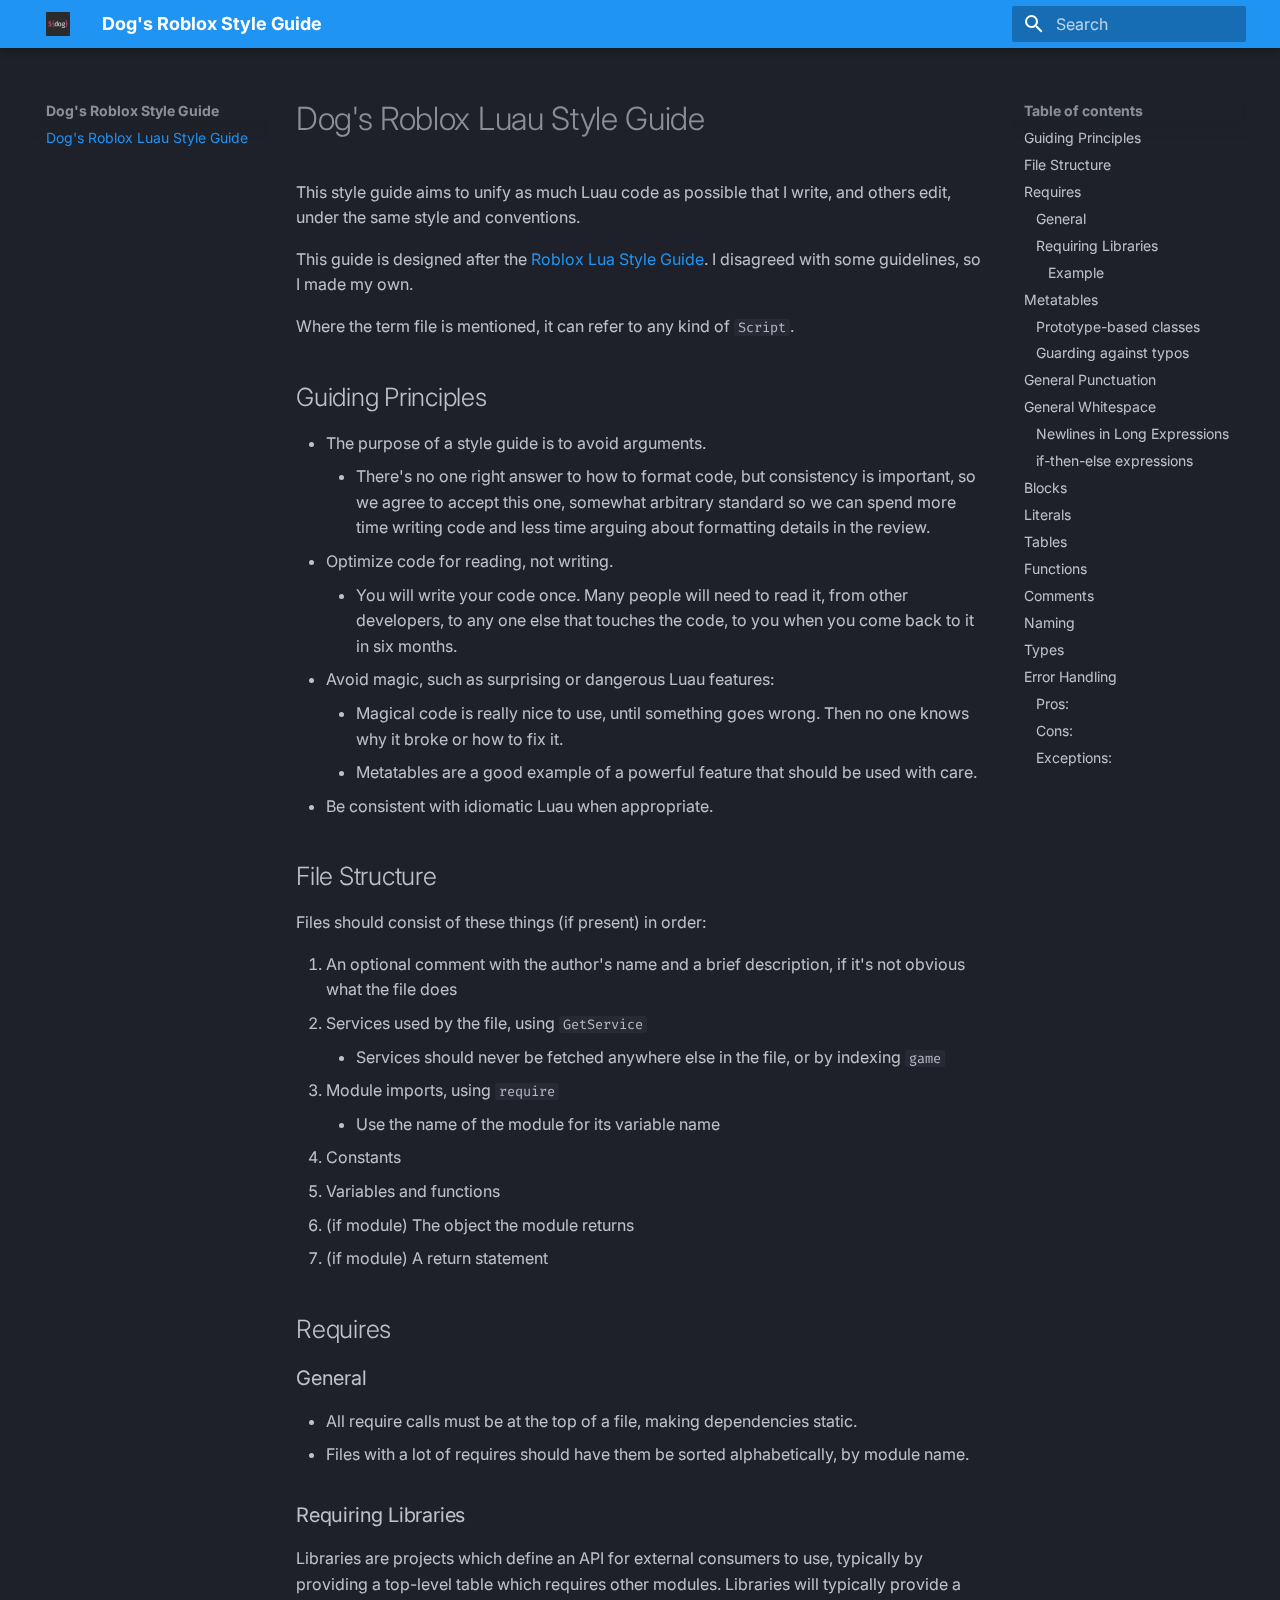
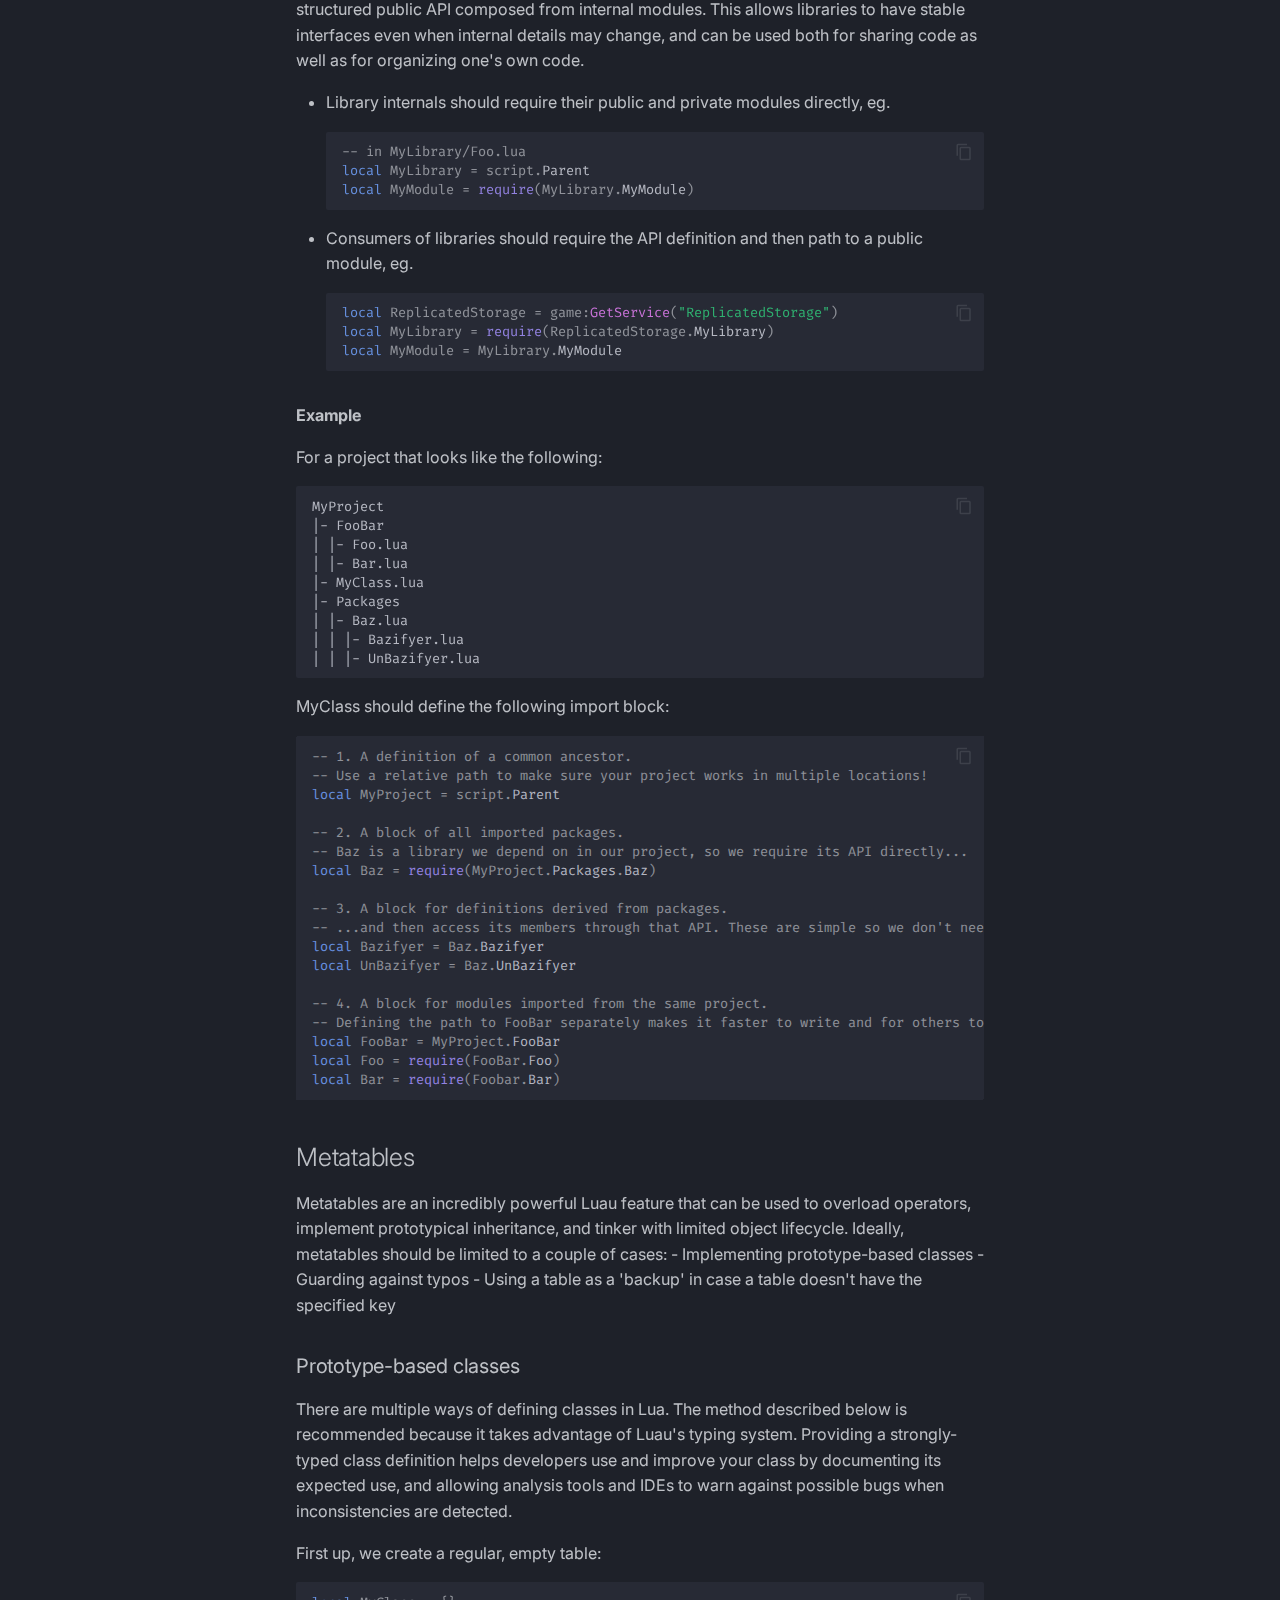
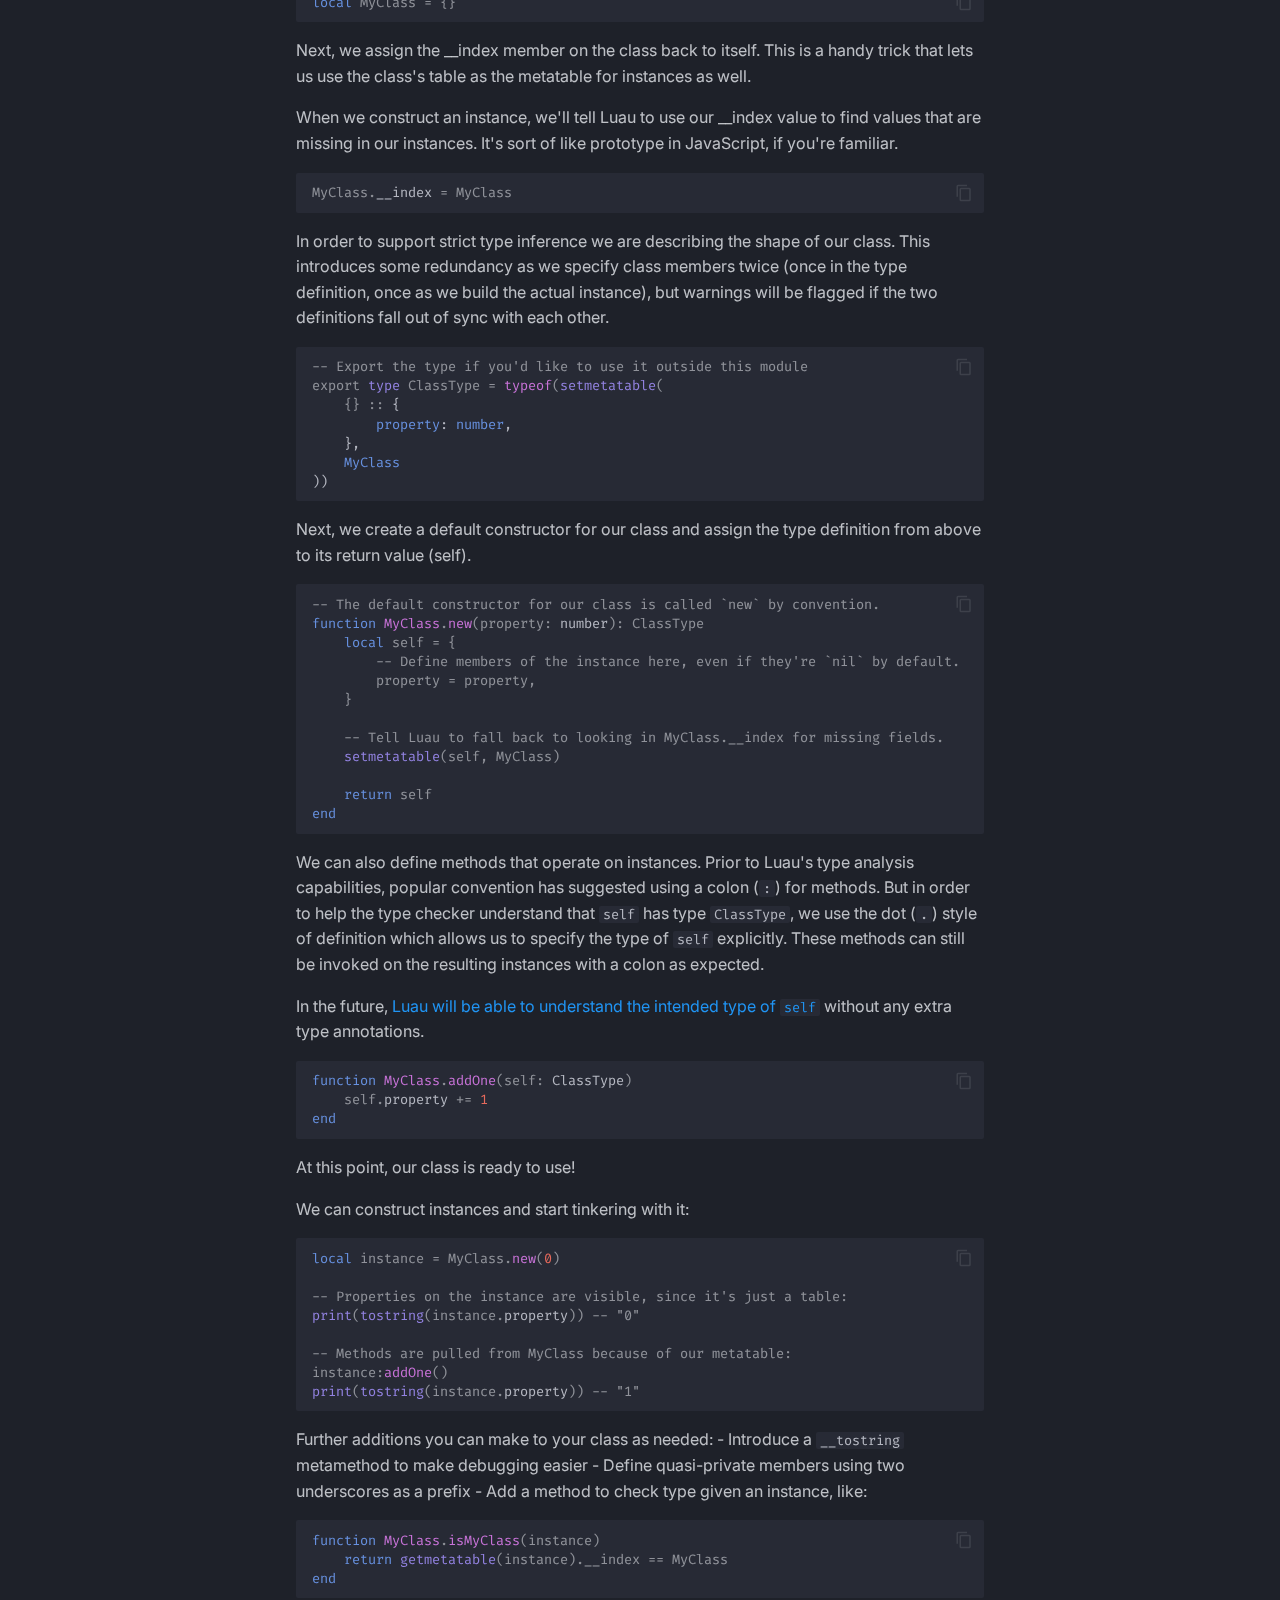
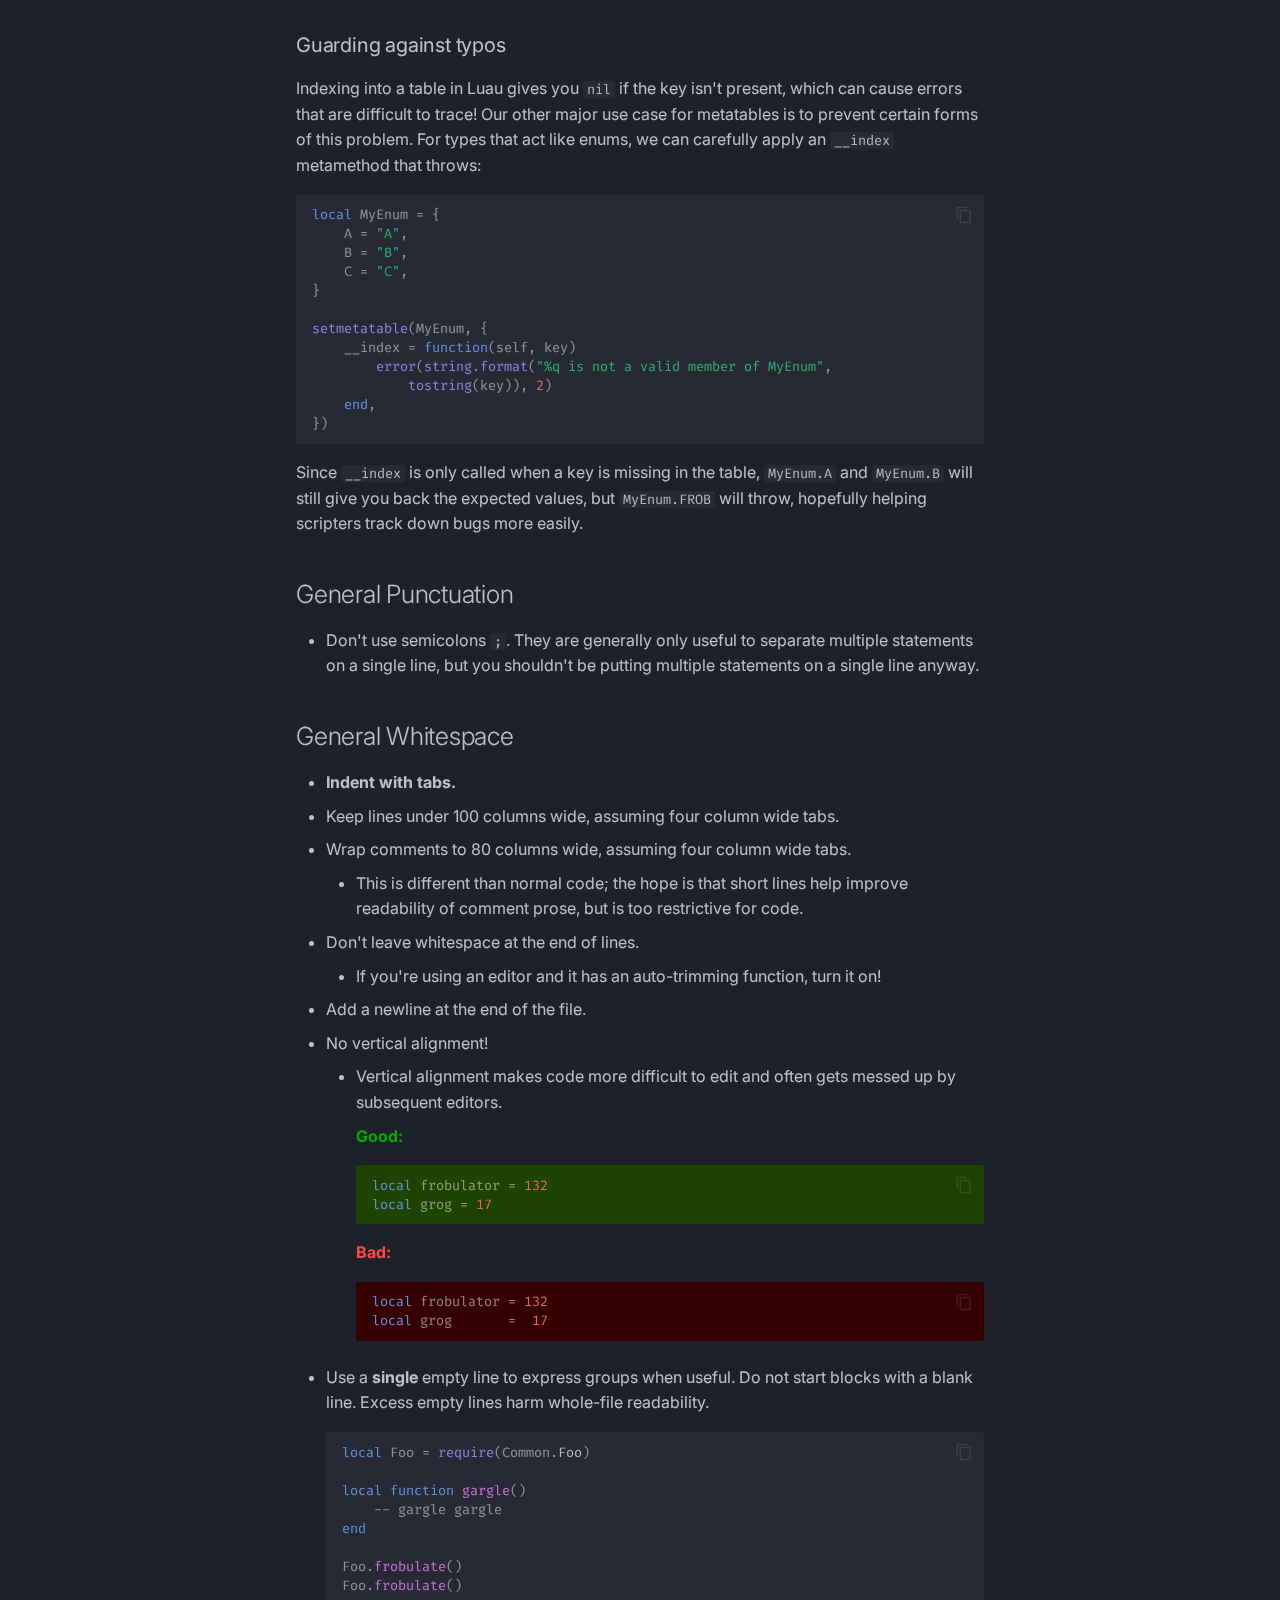
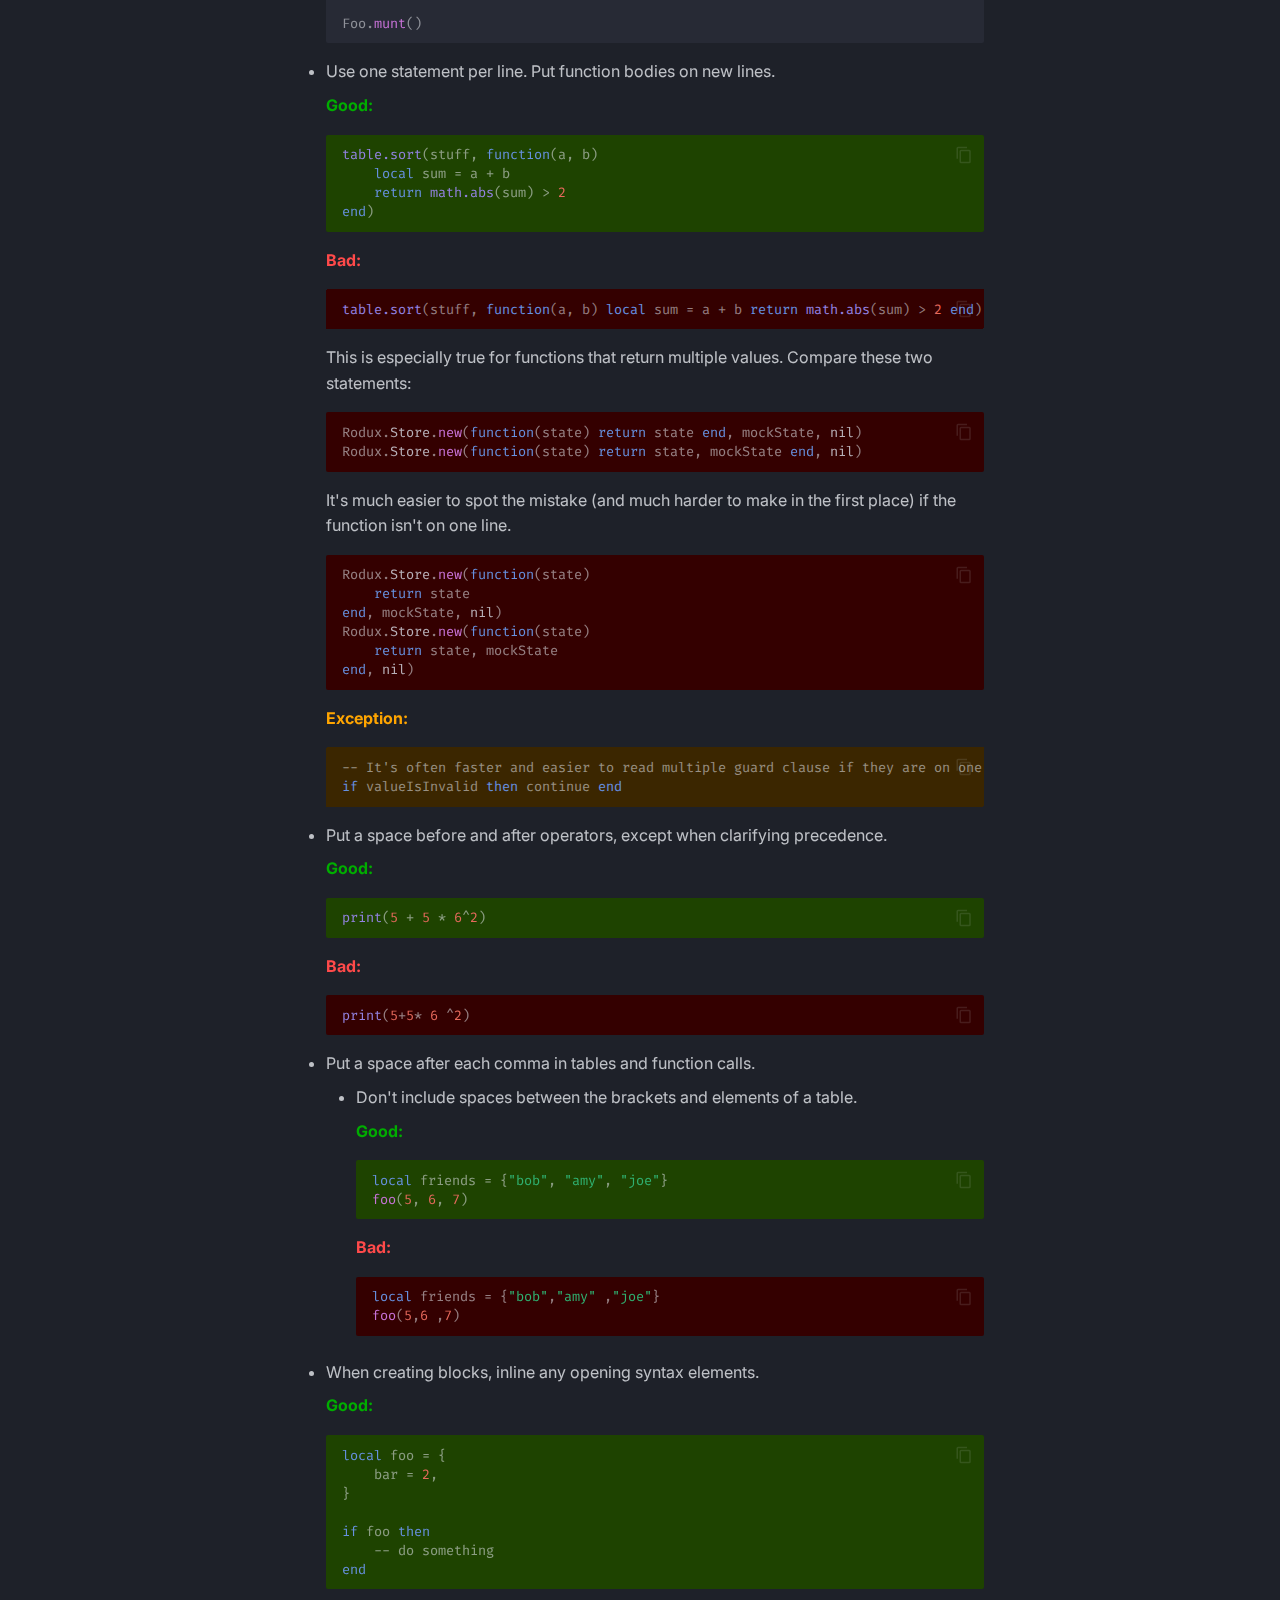
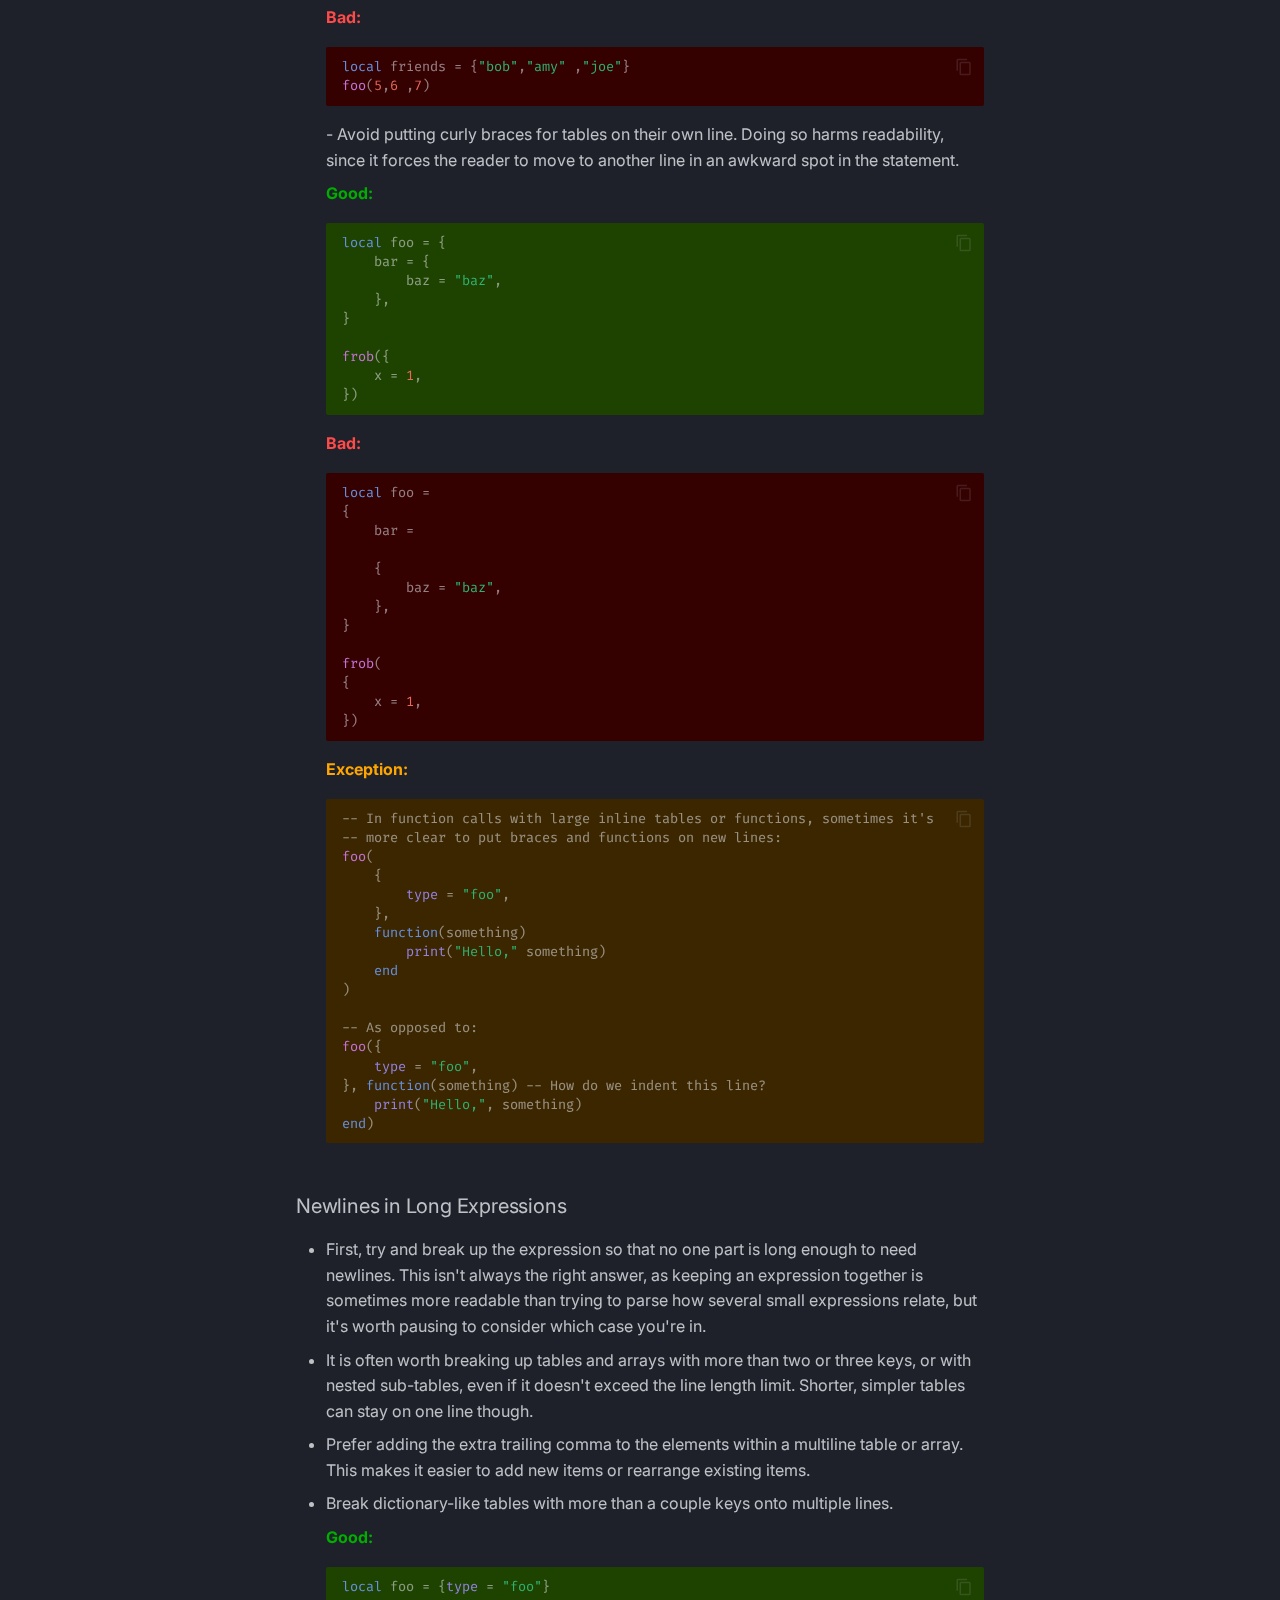
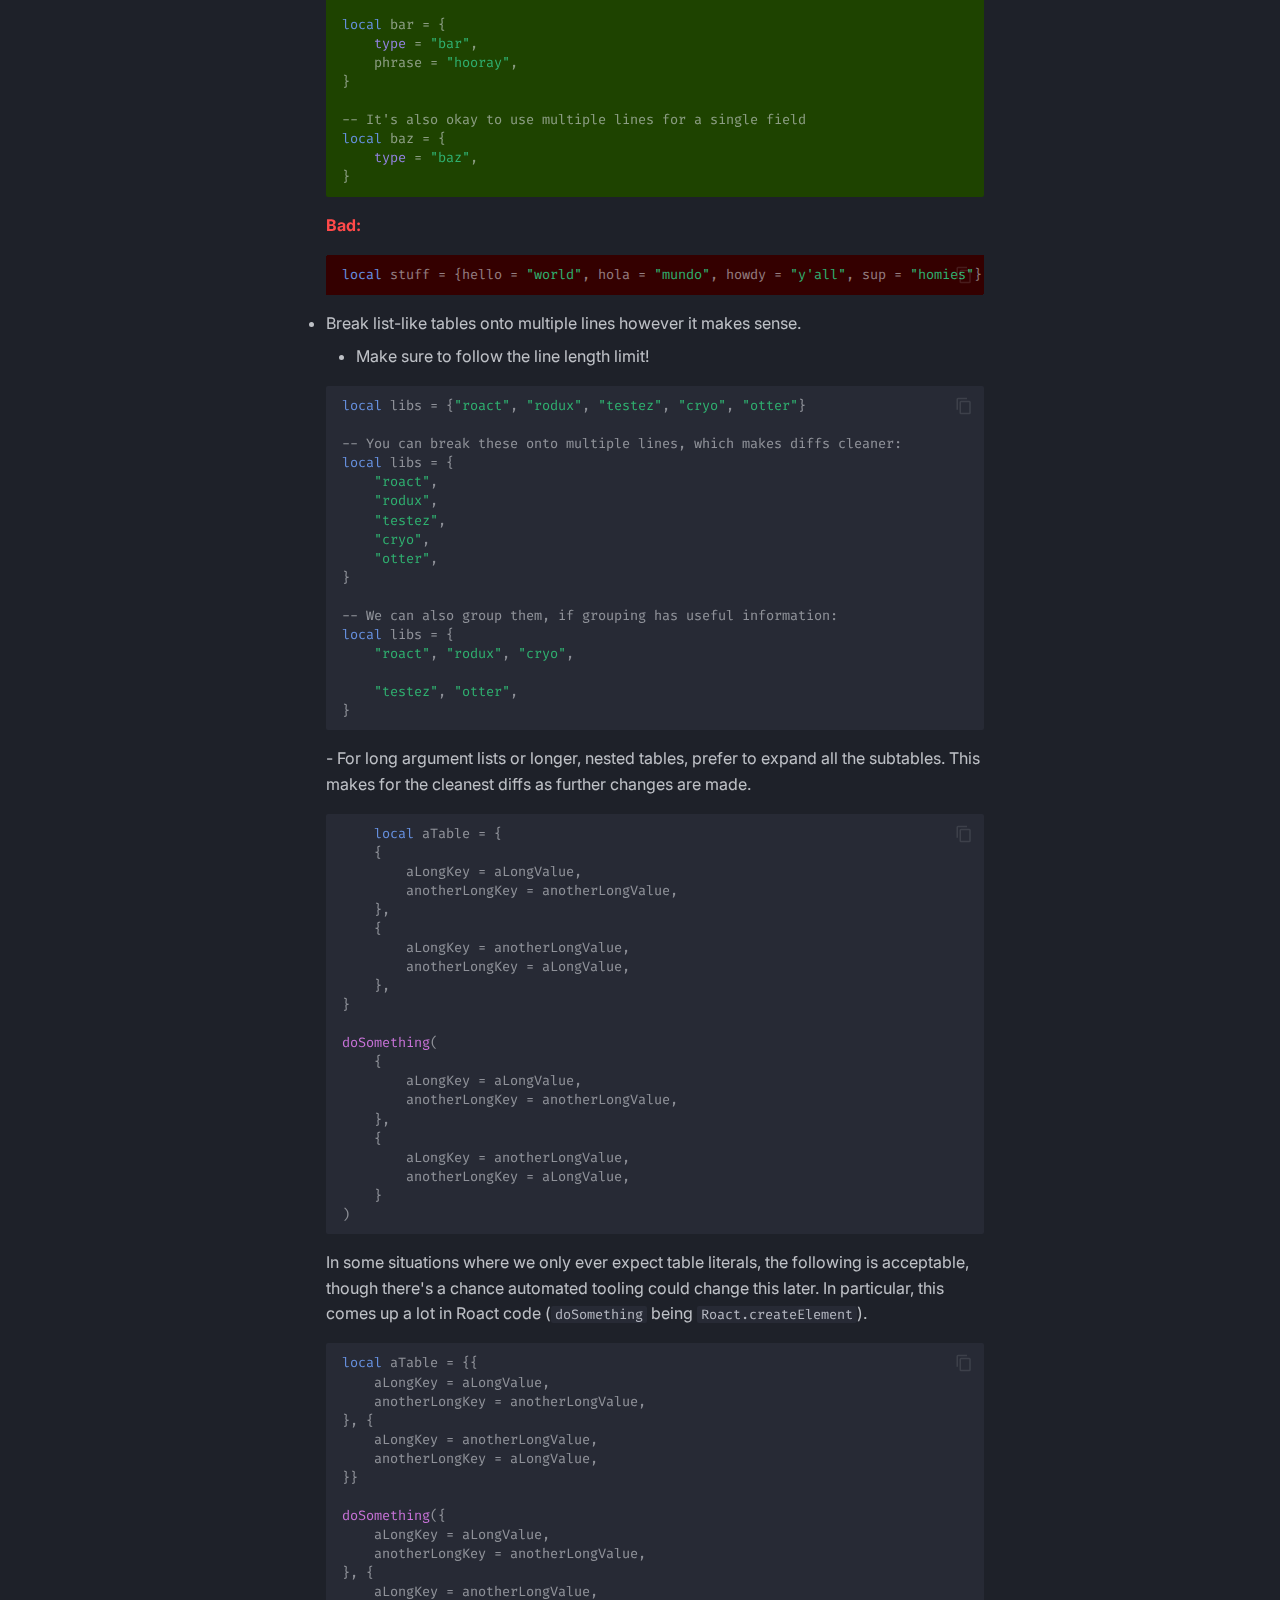
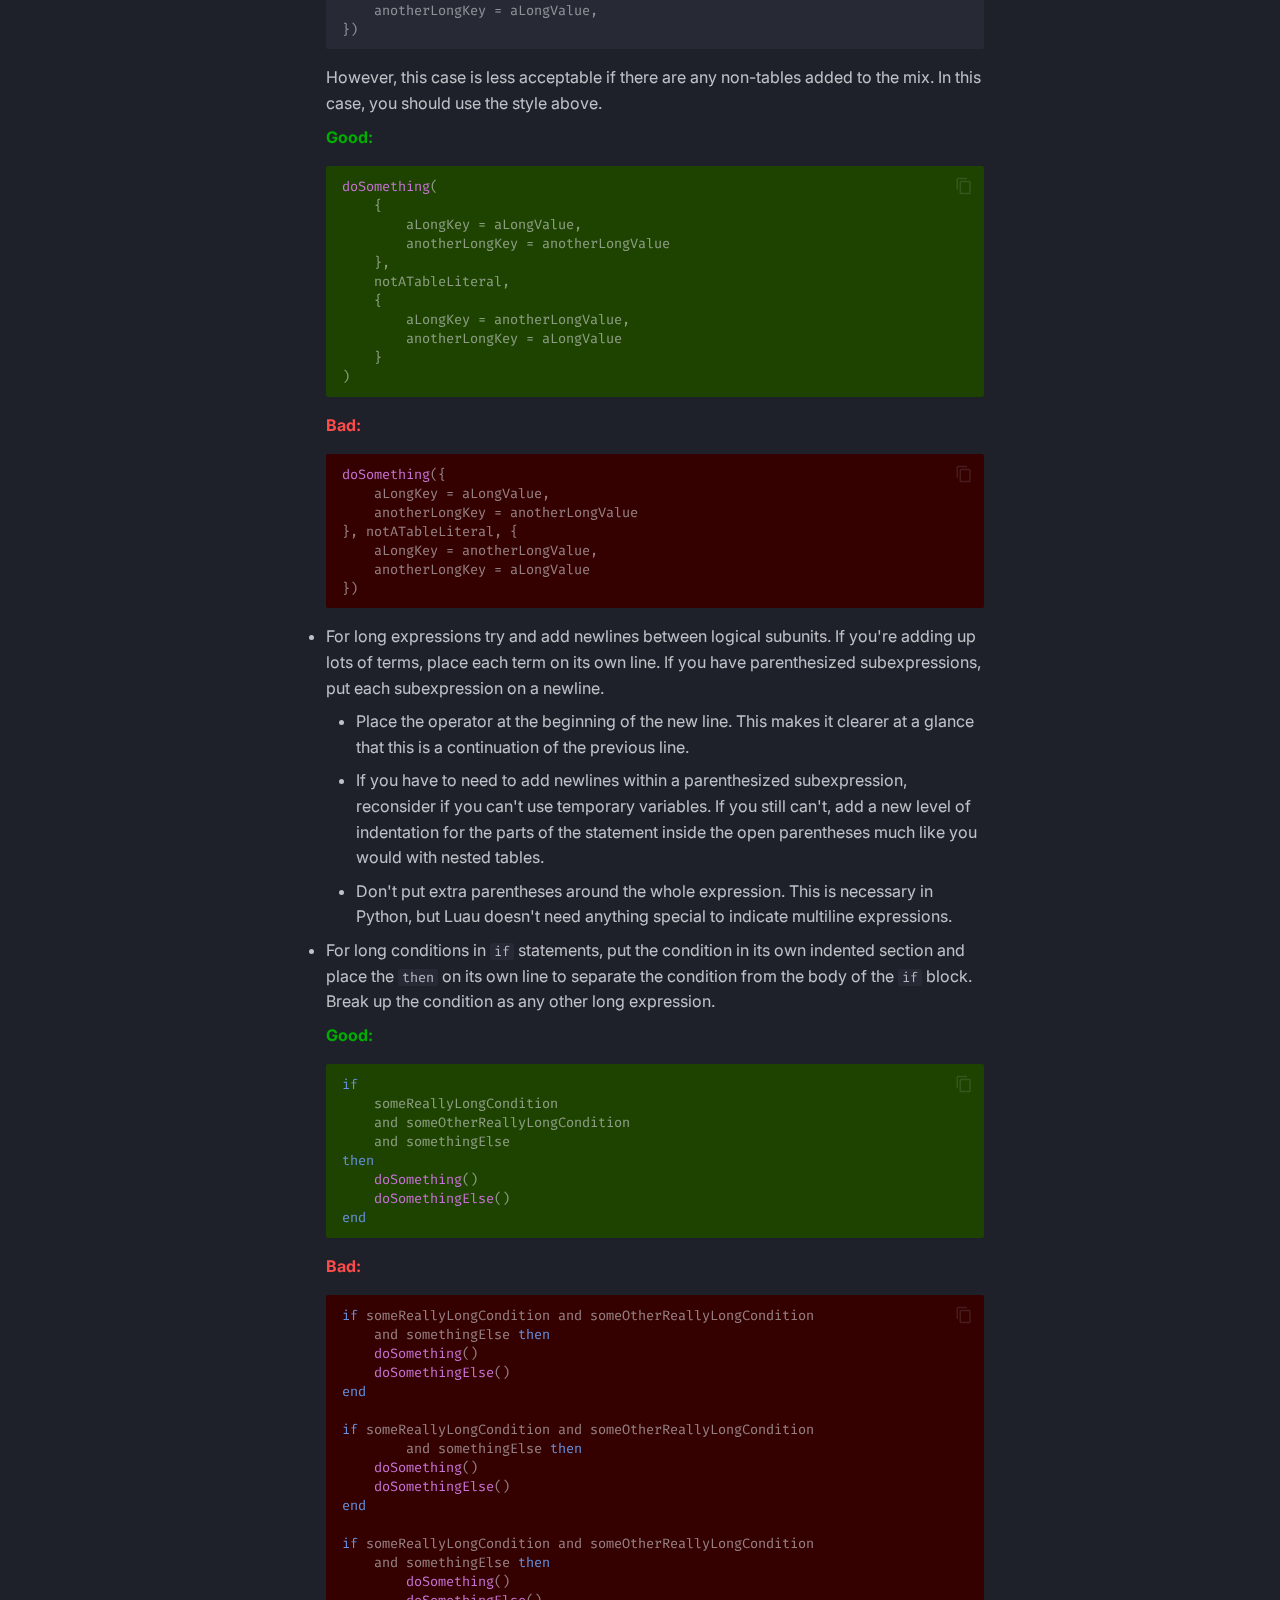
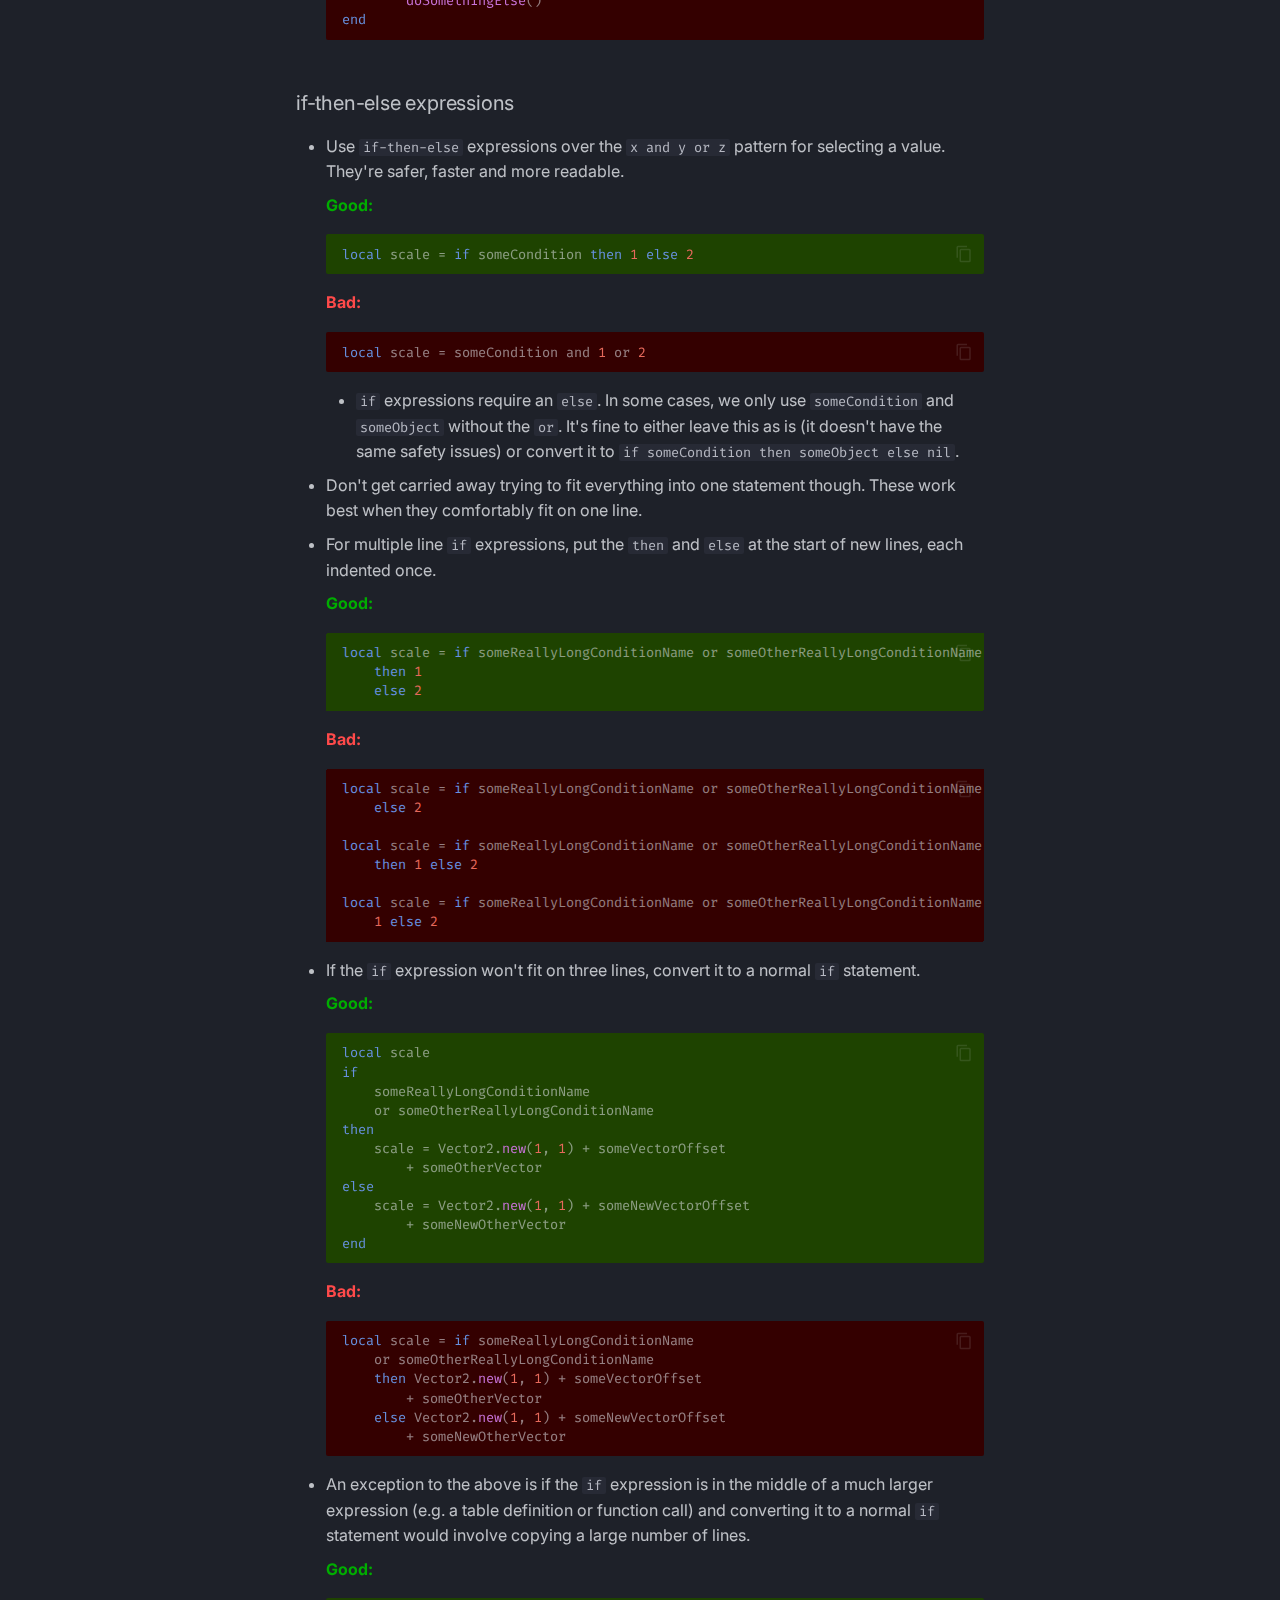
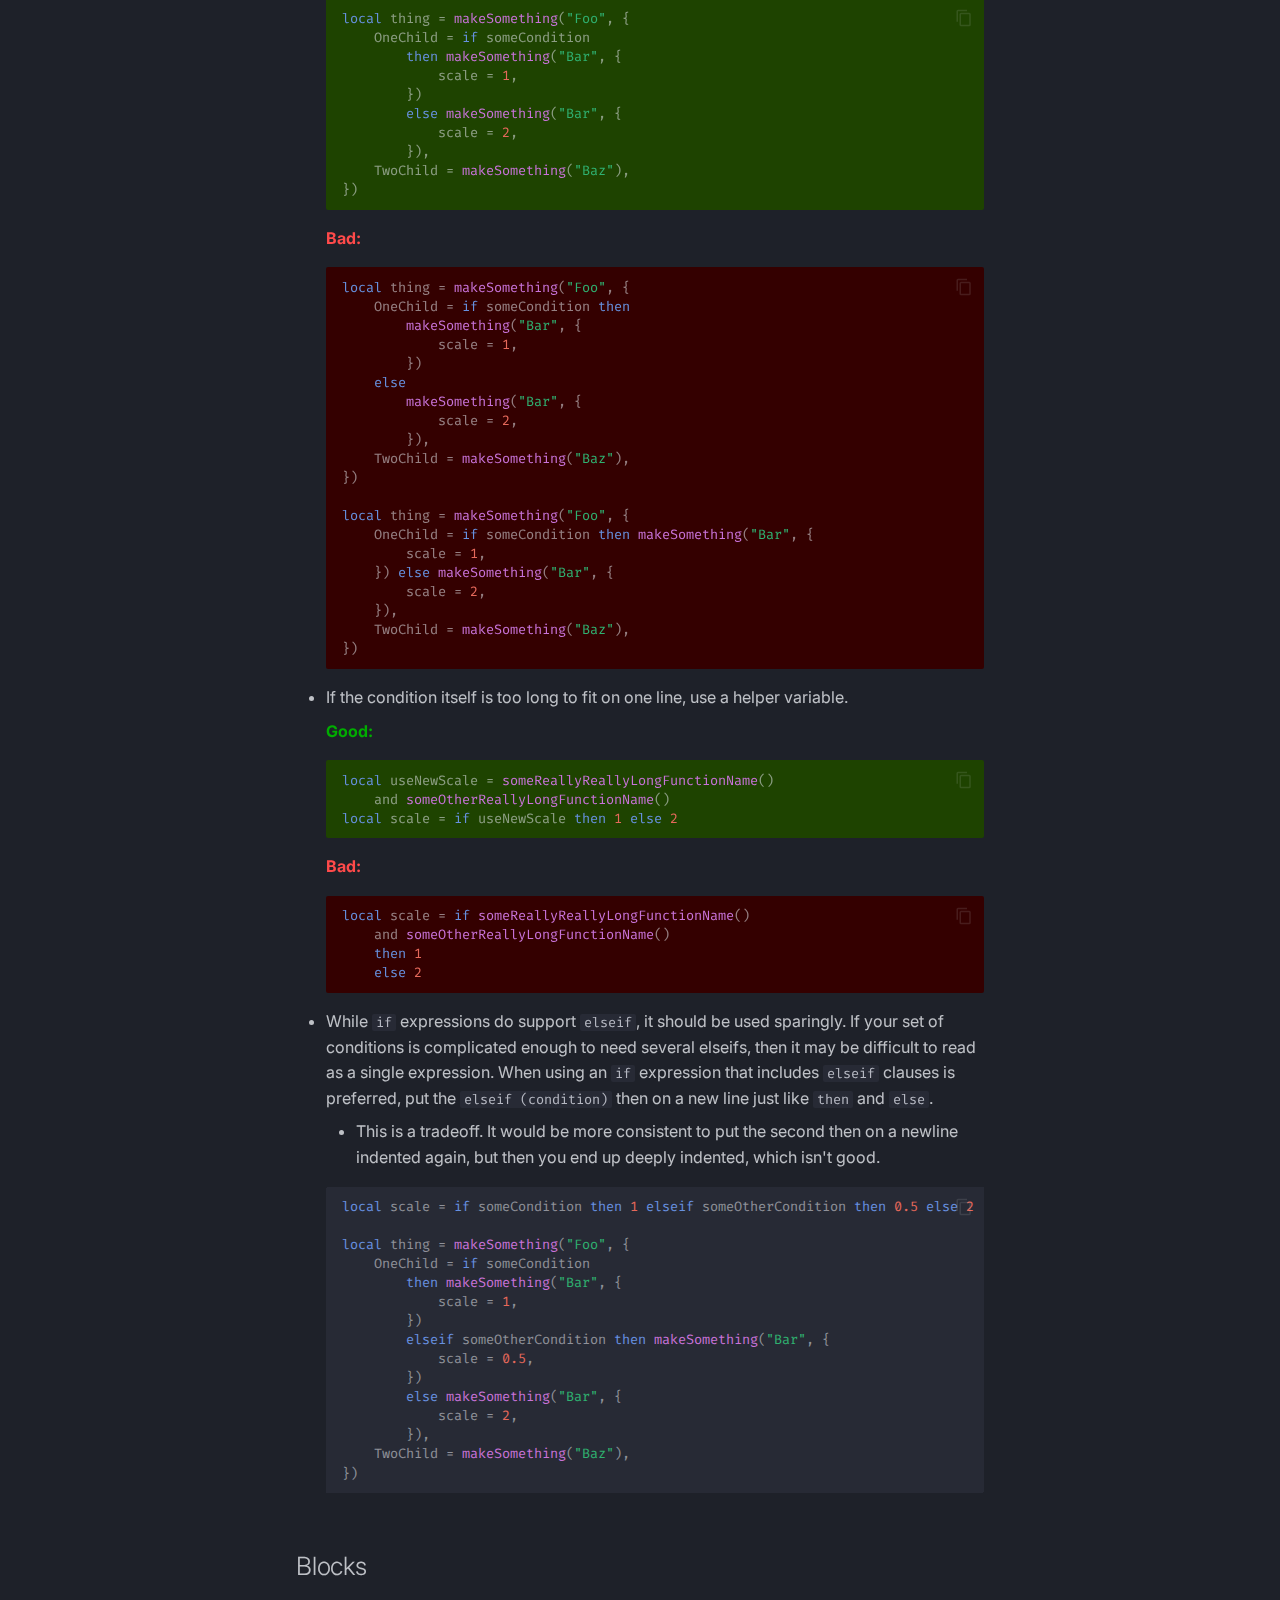
<file: index.html>
<!doctype html>
<html lang="en" class="no-js">
  <head>
    
      <meta charset="utf-8">
      <meta name="viewport" content="width=device-width,initial-scale=1">
      
      
      
        <link rel="canonical" href="https://style.dgox.de/">
      
      
      
      
      <link rel="icon" href="assets/favicon.ico">
      <meta name="generator" content="mkdocs-1.6.1, mkdocs-material-9.5.50">
    
    
      
        <title>Dog's Roblox Style Guide</title>
      
    
    
      <link rel="stylesheet" href="assets/stylesheets/main.a40c8224.min.css">
      
        
        <link rel="stylesheet" href="assets/stylesheets/palette.06af60db.min.css">
      
      


    
    
      
    
    
      
        
        
        <link rel="preconnect" href="https://fonts.gstatic.com" crossorigin>
        <link rel="stylesheet" href="https://fonts.googleapis.com/css?family=Inter:300,300i,400,400i,700,700i%7CFira+Code:400,400i,700,700i&display=fallback">
        <style>:root{--md-text-font:"Inter";--md-code-font:"Fira Code"}</style>
      
    
    
      <link rel="stylesheet" href="stylesheets/good-bad.css">
    
    <script>__md_scope=new URL(".",location),__md_hash=e=>[...e].reduce(((e,_)=>(e<<5)-e+_.charCodeAt(0)),0),__md_get=(e,_=localStorage,t=__md_scope)=>JSON.parse(_.getItem(t.pathname+"."+e)),__md_set=(e,_,t=localStorage,a=__md_scope)=>{try{t.setItem(a.pathname+"."+e,JSON.stringify(_))}catch(e){}}</script>
    
      

    
    
    
  </head>
  
  
    
    
    
    
    
    <body dir="ltr" data-md-color-scheme="slate" data-md-color-primary="blue" data-md-color-accent="blue">
  
    
    <input class="md-toggle" data-md-toggle="drawer" type="checkbox" id="__drawer" autocomplete="off">
    <input class="md-toggle" data-md-toggle="search" type="checkbox" id="__search" autocomplete="off">
    <label class="md-overlay" for="__drawer"></label>
    <div data-md-component="skip">
      
        
        <a href="#dogs-roblox-luau-style-guide" class="md-skip">
          Skip to content
        </a>
      
    </div>
    <div data-md-component="announce">
      
    </div>
    
    
      

  

<header class="md-header md-header--shadow" data-md-component="header">
  <nav class="md-header__inner md-grid" aria-label="Header">
    <a href="." title="Dog&#39;s Roblox Style Guide" class="md-header__button md-logo" aria-label="Dog's Roblox Style Guide" data-md-component="logo">
      
  <img src="assets/logo.png" alt="logo">

    </a>
    <label class="md-header__button md-icon" for="__drawer">
      
      <svg xmlns="http://www.w3.org/2000/svg" viewBox="0 0 24 24"><path d="M3 6h18v2H3zm0 5h18v2H3zm0 5h18v2H3z"/></svg>
    </label>
    <div class="md-header__title" data-md-component="header-title">
      <div class="md-header__ellipsis">
        <div class="md-header__topic">
          <span class="md-ellipsis">
            Dog's Roblox Style Guide
          </span>
        </div>
        <div class="md-header__topic" data-md-component="header-topic">
          <span class="md-ellipsis">
            
              Dog's Roblox Luau Style Guide
            
          </span>
        </div>
      </div>
    </div>
    
      
    
    
    
    
      <label class="md-header__button md-icon" for="__search">
        
        <svg xmlns="http://www.w3.org/2000/svg" viewBox="0 0 24 24"><path d="M9.5 3A6.5 6.5 0 0 1 16 9.5c0 1.61-.59 3.09-1.56 4.23l.27.27h.79l5 5-1.5 1.5-5-5v-.79l-.27-.27A6.52 6.52 0 0 1 9.5 16 6.5 6.5 0 0 1 3 9.5 6.5 6.5 0 0 1 9.5 3m0 2C7 5 5 7 5 9.5S7 14 9.5 14 14 12 14 9.5 12 5 9.5 5"/></svg>
      </label>
      <div class="md-search" data-md-component="search" role="dialog">
  <label class="md-search__overlay" for="__search"></label>
  <div class="md-search__inner" role="search">
    <form class="md-search__form" name="search">
      <input type="text" class="md-search__input" name="query" aria-label="Search" placeholder="Search" autocapitalize="off" autocorrect="off" autocomplete="off" spellcheck="false" data-md-component="search-query" required>
      <label class="md-search__icon md-icon" for="__search">
        
        <svg xmlns="http://www.w3.org/2000/svg" viewBox="0 0 24 24"><path d="M9.5 3A6.5 6.5 0 0 1 16 9.5c0 1.61-.59 3.09-1.56 4.23l.27.27h.79l5 5-1.5 1.5-5-5v-.79l-.27-.27A6.52 6.52 0 0 1 9.5 16 6.5 6.5 0 0 1 3 9.5 6.5 6.5 0 0 1 9.5 3m0 2C7 5 5 7 5 9.5S7 14 9.5 14 14 12 14 9.5 12 5 9.5 5"/></svg>
        
        <svg xmlns="http://www.w3.org/2000/svg" viewBox="0 0 24 24"><path d="M20 11v2H8l5.5 5.5-1.42 1.42L4.16 12l7.92-7.92L13.5 5.5 8 11z"/></svg>
      </label>
      <nav class="md-search__options" aria-label="Search">
        
        <button type="reset" class="md-search__icon md-icon" title="Clear" aria-label="Clear" tabindex="-1">
          
          <svg xmlns="http://www.w3.org/2000/svg" viewBox="0 0 24 24"><path d="M19 6.41 17.59 5 12 10.59 6.41 5 5 6.41 10.59 12 5 17.59 6.41 19 12 13.41 17.59 19 19 17.59 13.41 12z"/></svg>
        </button>
      </nav>
      
    </form>
    <div class="md-search__output">
      <div class="md-search__scrollwrap" tabindex="0" data-md-scrollfix>
        <div class="md-search-result" data-md-component="search-result">
          <div class="md-search-result__meta">
            Initializing search
          </div>
          <ol class="md-search-result__list" role="presentation"></ol>
        </div>
      </div>
    </div>
  </div>
</div>
    
    
  </nav>
  
</header>
    
    <div class="md-container" data-md-component="container">
      
      
        
          
        
      
      <main class="md-main" data-md-component="main">
        <div class="md-main__inner md-grid">
          
            
              
              <div class="md-sidebar md-sidebar--primary" data-md-component="sidebar" data-md-type="navigation" >
                <div class="md-sidebar__scrollwrap">
                  <div class="md-sidebar__inner">
                    



<nav class="md-nav md-nav--primary" aria-label="Navigation" data-md-level="0">
  <label class="md-nav__title" for="__drawer">
    <a href="." title="Dog&#39;s Roblox Style Guide" class="md-nav__button md-logo" aria-label="Dog's Roblox Style Guide" data-md-component="logo">
      
  <img src="assets/logo.png" alt="logo">

    </a>
    Dog's Roblox Style Guide
  </label>
  
  <ul class="md-nav__list" data-md-scrollfix>
    
      
      
  
  
    
  
  
  
    <li class="md-nav__item md-nav__item--active">
      
      <input class="md-nav__toggle md-toggle" type="checkbox" id="__toc">
      
      
        
      
      
        <label class="md-nav__link md-nav__link--active" for="__toc">
          
  
  <span class="md-ellipsis">
    Dog's Roblox Luau Style Guide
  </span>
  

          <span class="md-nav__icon md-icon"></span>
        </label>
      
      <a href="." class="md-nav__link md-nav__link--active">
        
  
  <span class="md-ellipsis">
    Dog's Roblox Luau Style Guide
  </span>
  

      </a>
      
        

<nav class="md-nav md-nav--secondary" aria-label="Table of contents">
  
  
  
    
  
  
    <label class="md-nav__title" for="__toc">
      <span class="md-nav__icon md-icon"></span>
      Table of contents
    </label>
    <ul class="md-nav__list" data-md-component="toc" data-md-scrollfix>
      
        <li class="md-nav__item">
  <a href="#guiding-principles" class="md-nav__link">
    <span class="md-ellipsis">
      Guiding Principles
    </span>
  </a>
  
</li>
      
        <li class="md-nav__item">
  <a href="#file-structure" class="md-nav__link">
    <span class="md-ellipsis">
      File Structure
    </span>
  </a>
  
</li>
      
        <li class="md-nav__item">
  <a href="#requires" class="md-nav__link">
    <span class="md-ellipsis">
      Requires
    </span>
  </a>
  
    <nav class="md-nav" aria-label="Requires">
      <ul class="md-nav__list">
        
          <li class="md-nav__item">
  <a href="#general" class="md-nav__link">
    <span class="md-ellipsis">
      General
    </span>
  </a>
  
</li>
        
          <li class="md-nav__item">
  <a href="#requiring-libraries" class="md-nav__link">
    <span class="md-ellipsis">
      Requiring Libraries
    </span>
  </a>
  
    <nav class="md-nav" aria-label="Requiring Libraries">
      <ul class="md-nav__list">
        
          <li class="md-nav__item">
  <a href="#example" class="md-nav__link">
    <span class="md-ellipsis">
      Example
    </span>
  </a>
  
</li>
        
      </ul>
    </nav>
  
</li>
        
      </ul>
    </nav>
  
</li>
      
        <li class="md-nav__item">
  <a href="#metatables" class="md-nav__link">
    <span class="md-ellipsis">
      Metatables
    </span>
  </a>
  
    <nav class="md-nav" aria-label="Metatables">
      <ul class="md-nav__list">
        
          <li class="md-nav__item">
  <a href="#prototype-based-classes" class="md-nav__link">
    <span class="md-ellipsis">
      Prototype-based classes
    </span>
  </a>
  
</li>
        
          <li class="md-nav__item">
  <a href="#guarding-against-typos" class="md-nav__link">
    <span class="md-ellipsis">
      Guarding against typos
    </span>
  </a>
  
</li>
        
      </ul>
    </nav>
  
</li>
      
        <li class="md-nav__item">
  <a href="#general-punctuation" class="md-nav__link">
    <span class="md-ellipsis">
      General Punctuation
    </span>
  </a>
  
</li>
      
        <li class="md-nav__item">
  <a href="#general-whitespace" class="md-nav__link">
    <span class="md-ellipsis">
      General Whitespace
    </span>
  </a>
  
    <nav class="md-nav" aria-label="General Whitespace">
      <ul class="md-nav__list">
        
          <li class="md-nav__item">
  <a href="#newlines-in-long-expressions" class="md-nav__link">
    <span class="md-ellipsis">
      Newlines in Long Expressions
    </span>
  </a>
  
</li>
        
          <li class="md-nav__item">
  <a href="#if-then-else-expressions" class="md-nav__link">
    <span class="md-ellipsis">
      if-then-else expressions
    </span>
  </a>
  
</li>
        
      </ul>
    </nav>
  
</li>
      
        <li class="md-nav__item">
  <a href="#blocks" class="md-nav__link">
    <span class="md-ellipsis">
      Blocks
    </span>
  </a>
  
</li>
      
        <li class="md-nav__item">
  <a href="#literals" class="md-nav__link">
    <span class="md-ellipsis">
      Literals
    </span>
  </a>
  
</li>
      
        <li class="md-nav__item">
  <a href="#tables" class="md-nav__link">
    <span class="md-ellipsis">
      Tables
    </span>
  </a>
  
</li>
      
        <li class="md-nav__item">
  <a href="#functions" class="md-nav__link">
    <span class="md-ellipsis">
      Functions
    </span>
  </a>
  
</li>
      
        <li class="md-nav__item">
  <a href="#comments" class="md-nav__link">
    <span class="md-ellipsis">
      Comments
    </span>
  </a>
  
</li>
      
        <li class="md-nav__item">
  <a href="#naming" class="md-nav__link">
    <span class="md-ellipsis">
      Naming
    </span>
  </a>
  
</li>
      
        <li class="md-nav__item">
  <a href="#types" class="md-nav__link">
    <span class="md-ellipsis">
      Types
    </span>
  </a>
  
</li>
      
        <li class="md-nav__item">
  <a href="#error-handling" class="md-nav__link">
    <span class="md-ellipsis">
      Error Handling
    </span>
  </a>
  
    <nav class="md-nav" aria-label="Error Handling">
      <ul class="md-nav__list">
        
          <li class="md-nav__item">
  <a href="#pros" class="md-nav__link">
    <span class="md-ellipsis">
      Pros:
    </span>
  </a>
  
</li>
        
          <li class="md-nav__item">
  <a href="#cons" class="md-nav__link">
    <span class="md-ellipsis">
      Cons:
    </span>
  </a>
  
</li>
        
          <li class="md-nav__item">
  <a href="#exceptions" class="md-nav__link">
    <span class="md-ellipsis">
      Exceptions:
    </span>
  </a>
  
</li>
        
      </ul>
    </nav>
  
</li>
      
    </ul>
  
</nav>
      
    </li>
  

    
  </ul>
</nav>
                  </div>
                </div>
              </div>
            
            
              
              <div class="md-sidebar md-sidebar--secondary" data-md-component="sidebar" data-md-type="toc" >
                <div class="md-sidebar__scrollwrap">
                  <div class="md-sidebar__inner">
                    

<nav class="md-nav md-nav--secondary" aria-label="Table of contents">
  
  
  
    
  
  
    <label class="md-nav__title" for="__toc">
      <span class="md-nav__icon md-icon"></span>
      Table of contents
    </label>
    <ul class="md-nav__list" data-md-component="toc" data-md-scrollfix>
      
        <li class="md-nav__item">
  <a href="#guiding-principles" class="md-nav__link">
    <span class="md-ellipsis">
      Guiding Principles
    </span>
  </a>
  
</li>
      
        <li class="md-nav__item">
  <a href="#file-structure" class="md-nav__link">
    <span class="md-ellipsis">
      File Structure
    </span>
  </a>
  
</li>
      
        <li class="md-nav__item">
  <a href="#requires" class="md-nav__link">
    <span class="md-ellipsis">
      Requires
    </span>
  </a>
  
    <nav class="md-nav" aria-label="Requires">
      <ul class="md-nav__list">
        
          <li class="md-nav__item">
  <a href="#general" class="md-nav__link">
    <span class="md-ellipsis">
      General
    </span>
  </a>
  
</li>
        
          <li class="md-nav__item">
  <a href="#requiring-libraries" class="md-nav__link">
    <span class="md-ellipsis">
      Requiring Libraries
    </span>
  </a>
  
    <nav class="md-nav" aria-label="Requiring Libraries">
      <ul class="md-nav__list">
        
          <li class="md-nav__item">
  <a href="#example" class="md-nav__link">
    <span class="md-ellipsis">
      Example
    </span>
  </a>
  
</li>
        
      </ul>
    </nav>
  
</li>
        
      </ul>
    </nav>
  
</li>
      
        <li class="md-nav__item">
  <a href="#metatables" class="md-nav__link">
    <span class="md-ellipsis">
      Metatables
    </span>
  </a>
  
    <nav class="md-nav" aria-label="Metatables">
      <ul class="md-nav__list">
        
          <li class="md-nav__item">
  <a href="#prototype-based-classes" class="md-nav__link">
    <span class="md-ellipsis">
      Prototype-based classes
    </span>
  </a>
  
</li>
        
          <li class="md-nav__item">
  <a href="#guarding-against-typos" class="md-nav__link">
    <span class="md-ellipsis">
      Guarding against typos
    </span>
  </a>
  
</li>
        
      </ul>
    </nav>
  
</li>
      
        <li class="md-nav__item">
  <a href="#general-punctuation" class="md-nav__link">
    <span class="md-ellipsis">
      General Punctuation
    </span>
  </a>
  
</li>
      
        <li class="md-nav__item">
  <a href="#general-whitespace" class="md-nav__link">
    <span class="md-ellipsis">
      General Whitespace
    </span>
  </a>
  
    <nav class="md-nav" aria-label="General Whitespace">
      <ul class="md-nav__list">
        
          <li class="md-nav__item">
  <a href="#newlines-in-long-expressions" class="md-nav__link">
    <span class="md-ellipsis">
      Newlines in Long Expressions
    </span>
  </a>
  
</li>
        
          <li class="md-nav__item">
  <a href="#if-then-else-expressions" class="md-nav__link">
    <span class="md-ellipsis">
      if-then-else expressions
    </span>
  </a>
  
</li>
        
      </ul>
    </nav>
  
</li>
      
        <li class="md-nav__item">
  <a href="#blocks" class="md-nav__link">
    <span class="md-ellipsis">
      Blocks
    </span>
  </a>
  
</li>
      
        <li class="md-nav__item">
  <a href="#literals" class="md-nav__link">
    <span class="md-ellipsis">
      Literals
    </span>
  </a>
  
</li>
      
        <li class="md-nav__item">
  <a href="#tables" class="md-nav__link">
    <span class="md-ellipsis">
      Tables
    </span>
  </a>
  
</li>
      
        <li class="md-nav__item">
  <a href="#functions" class="md-nav__link">
    <span class="md-ellipsis">
      Functions
    </span>
  </a>
  
</li>
      
        <li class="md-nav__item">
  <a href="#comments" class="md-nav__link">
    <span class="md-ellipsis">
      Comments
    </span>
  </a>
  
</li>
      
        <li class="md-nav__item">
  <a href="#naming" class="md-nav__link">
    <span class="md-ellipsis">
      Naming
    </span>
  </a>
  
</li>
      
        <li class="md-nav__item">
  <a href="#types" class="md-nav__link">
    <span class="md-ellipsis">
      Types
    </span>
  </a>
  
</li>
      
        <li class="md-nav__item">
  <a href="#error-handling" class="md-nav__link">
    <span class="md-ellipsis">
      Error Handling
    </span>
  </a>
  
    <nav class="md-nav" aria-label="Error Handling">
      <ul class="md-nav__list">
        
          <li class="md-nav__item">
  <a href="#pros" class="md-nav__link">
    <span class="md-ellipsis">
      Pros:
    </span>
  </a>
  
</li>
        
          <li class="md-nav__item">
  <a href="#cons" class="md-nav__link">
    <span class="md-ellipsis">
      Cons:
    </span>
  </a>
  
</li>
        
          <li class="md-nav__item">
  <a href="#exceptions" class="md-nav__link">
    <span class="md-ellipsis">
      Exceptions:
    </span>
  </a>
  
</li>
        
      </ul>
    </nav>
  
</li>
      
    </ul>
  
</nav>
                  </div>
                </div>
              </div>
            
          
          
            <div class="md-content" data-md-component="content">
              <article class="md-content__inner md-typeset">
                
                  


<h1 id="dogs-roblox-luau-style-guide">Dog's Roblox Luau Style Guide</h1>
<p>This style guide aims to unify as much Luau code as possible that I write, and others edit, under the same style and conventions.</p>
<p>This guide is designed after the <a href="https://roblox.github.io/lua-style-guide/">Roblox Lua Style Guide</a>. I disagreed with some guidelines, so I made my own.</p>
<p>Where the term file is mentioned, it can refer to any kind of <code>Script</code>.</p>
<h2 id="guiding-principles">Guiding Principles</h2>
<ul>
<li>The purpose of a style guide is to avoid arguments.<ul>
<li>There's no one right answer to how to format code, but consistency is important, so we agree to accept this one, somewhat arbitrary standard so we can spend more time writing code and less time arguing about formatting details in the review.</li>
</ul>
</li>
<li>Optimize code for reading, not writing.<ul>
<li>You will write your code once. Many people will need to read it, from other developers, to any one else that touches the code, to you when you come back to it in six months.</li>
</ul>
</li>
<li>Avoid magic, such as surprising or dangerous Luau features:<ul>
<li>Magical code is really nice to use, until something goes wrong. Then no one knows why it broke or how to fix it.</li>
<li>Metatables are a good example of a powerful feature that should be used with care.</li>
</ul>
</li>
<li>Be consistent with idiomatic Luau when appropriate.</li>
</ul>
<h2 id="file-structure">File Structure</h2>
<p>Files should consist of these things (if present) in order:</p>
<ol>
<li>An optional comment with the author's name and a brief description, if it's not obvious what the file does</li>
<li>Services used by the file, using <code>GetService</code><ul>
<li>Services should never be fetched anywhere else in the file, or by indexing <code>game</code></li>
</ul>
</li>
<li>Module imports, using <code>require</code><ul>
<li>Use the name of the module for its variable name</li>
</ul>
</li>
<li>Constants</li>
<li>Variables and functions</li>
<li>(if module) The object the module returns</li>
<li>(if module) A return statement</li>
</ol>
<h2 id="requires">Requires</h2>
<h3 id="general">General</h3>
<ul>
<li>All require calls must be at the top of a file, making dependencies static.</li>
<li>Files with a lot of requires should have them be sorted alphabetically, by module name.</li>
</ul>
<h3 id="requiring-libraries">Requiring Libraries</h3>
<p>Libraries are projects which define an API for external consumers to use, typically by providing a top-level table which requires other modules. Libraries will typically provide a structured public API composed from internal modules. This allows libraries to have stable interfaces even when internal details may change, and can be used both for sharing code as well as for organizing one's own code.</p>
<ul>
<li>Library internals should require their public and private modules directly, eg.
<div class="language-lua highlight"><pre><span></span><code><span id="__span-0-1"><a id="__codelineno-0-1" name="__codelineno-0-1" href="#__codelineno-0-1"></a><span class="c1">-- in MyLibrary/Foo.lua</span>
</span><span id="__span-0-2"><a id="__codelineno-0-2" name="__codelineno-0-2" href="#__codelineno-0-2"></a><span class="kd">local</span><span class="w"> </span><span class="nv">MyLibrary</span><span class="w"> </span><span class="o">=</span><span class="w"> </span><span class="nv">script</span><span class="p">.</span><span class="py">Parent</span>
</span><span id="__span-0-3"><a id="__codelineno-0-3" name="__codelineno-0-3" href="#__codelineno-0-3"></a><span class="kd">local</span><span class="w"> </span><span class="nv">MyModule</span><span class="w"> </span><span class="o">=</span><span class="w"> </span><span class="nb">require</span><span class="p">(</span><span class="nv">MyLibrary</span><span class="p">.</span><span class="py">MyModule</span><span class="p">)</span>
</span></code></pre></div></li>
<li>Consumers of libraries should require the API definition and then path to a public module, eg.
<div class="language-lua highlight"><pre><span></span><code><span id="__span-1-1"><a id="__codelineno-1-1" name="__codelineno-1-1" href="#__codelineno-1-1"></a><span class="kd">local</span><span class="w"> </span><span class="nv">ReplicatedStorage</span><span class="w"> </span><span class="o">=</span><span class="w"> </span><span class="nv">game</span><span class="p">:</span><span class="nf">GetService</span><span class="p">(</span><span class="s2">&quot;ReplicatedStorage&quot;</span><span class="p">)</span>
</span><span id="__span-1-2"><a id="__codelineno-1-2" name="__codelineno-1-2" href="#__codelineno-1-2"></a><span class="kd">local</span><span class="w"> </span><span class="nv">MyLibrary</span><span class="w"> </span><span class="o">=</span><span class="w"> </span><span class="nb">require</span><span class="p">(</span><span class="nv">ReplicatedStorage</span><span class="p">.</span><span class="py">MyLibrary</span><span class="p">)</span>
</span><span id="__span-1-3"><a id="__codelineno-1-3" name="__codelineno-1-3" href="#__codelineno-1-3"></a><span class="kd">local</span><span class="w"> </span><span class="nv">MyModule</span><span class="w"> </span><span class="o">=</span><span class="w"> </span><span class="nv">MyLibrary</span><span class="p">.</span><span class="py">MyModule</span>
</span></code></pre></div></li>
</ul>
<h4 id="example">Example</h4>
<p>For a project that looks like the following:
<div class="language-text highlight"><pre><span></span><code><span id="__span-2-1"><a id="__codelineno-2-1" name="__codelineno-2-1" href="#__codelineno-2-1"></a>MyProject
</span><span id="__span-2-2"><a id="__codelineno-2-2" name="__codelineno-2-2" href="#__codelineno-2-2"></a>|- FooBar
</span><span id="__span-2-3"><a id="__codelineno-2-3" name="__codelineno-2-3" href="#__codelineno-2-3"></a>| |- Foo.lua
</span><span id="__span-2-4"><a id="__codelineno-2-4" name="__codelineno-2-4" href="#__codelineno-2-4"></a>| |- Bar.lua
</span><span id="__span-2-5"><a id="__codelineno-2-5" name="__codelineno-2-5" href="#__codelineno-2-5"></a>|- MyClass.lua
</span><span id="__span-2-6"><a id="__codelineno-2-6" name="__codelineno-2-6" href="#__codelineno-2-6"></a>|- Packages
</span><span id="__span-2-7"><a id="__codelineno-2-7" name="__codelineno-2-7" href="#__codelineno-2-7"></a>| |- Baz.lua
</span><span id="__span-2-8"><a id="__codelineno-2-8" name="__codelineno-2-8" href="#__codelineno-2-8"></a>| | |- Bazifyer.lua
</span><span id="__span-2-9"><a id="__codelineno-2-9" name="__codelineno-2-9" href="#__codelineno-2-9"></a>| | |- UnBazifyer.lua
</span></code></pre></div>
MyClass should define the following import block:
<div class="language-lua highlight"><pre><span></span><code><span id="__span-3-1"><a id="__codelineno-3-1" name="__codelineno-3-1" href="#__codelineno-3-1"></a><span class="c1">-- 1. A definition of a common ancestor.</span>
</span><span id="__span-3-2"><a id="__codelineno-3-2" name="__codelineno-3-2" href="#__codelineno-3-2"></a><span class="c1">-- Use a relative path to make sure your project works in multiple locations!</span>
</span><span id="__span-3-3"><a id="__codelineno-3-3" name="__codelineno-3-3" href="#__codelineno-3-3"></a><span class="kd">local</span><span class="w"> </span><span class="nv">MyProject</span><span class="w"> </span><span class="o">=</span><span class="w"> </span><span class="nv">script</span><span class="p">.</span><span class="py">Parent</span>
</span><span id="__span-3-4"><a id="__codelineno-3-4" name="__codelineno-3-4" href="#__codelineno-3-4"></a>
</span><span id="__span-3-5"><a id="__codelineno-3-5" name="__codelineno-3-5" href="#__codelineno-3-5"></a><span class="c1">-- 2. A block of all imported packages.</span>
</span><span id="__span-3-6"><a id="__codelineno-3-6" name="__codelineno-3-6" href="#__codelineno-3-6"></a><span class="c1">-- Baz is a library we depend on in our project, so we require its API directly...</span>
</span><span id="__span-3-7"><a id="__codelineno-3-7" name="__codelineno-3-7" href="#__codelineno-3-7"></a><span class="kd">local</span><span class="w"> </span><span class="nv">Baz</span><span class="w"> </span><span class="o">=</span><span class="w"> </span><span class="nb">require</span><span class="p">(</span><span class="nv">MyProject</span><span class="p">.</span><span class="py">Packages</span><span class="p">.</span><span class="py">Baz</span><span class="p">)</span>
</span><span id="__span-3-8"><a id="__codelineno-3-8" name="__codelineno-3-8" href="#__codelineno-3-8"></a>
</span><span id="__span-3-9"><a id="__codelineno-3-9" name="__codelineno-3-9" href="#__codelineno-3-9"></a><span class="c1">-- 3. A block for definitions derived from packages.</span>
</span><span id="__span-3-10"><a id="__codelineno-3-10" name="__codelineno-3-10" href="#__codelineno-3-10"></a><span class="c1">-- ...and then access its members through that API. These are simple so we don&#39;t need to break them down.</span>
</span><span id="__span-3-11"><a id="__codelineno-3-11" name="__codelineno-3-11" href="#__codelineno-3-11"></a><span class="kd">local</span><span class="w"> </span><span class="nv">Bazifyer</span><span class="w"> </span><span class="o">=</span><span class="w"> </span><span class="nv">Baz</span><span class="p">.</span><span class="py">Bazifyer</span>
</span><span id="__span-3-12"><a id="__codelineno-3-12" name="__codelineno-3-12" href="#__codelineno-3-12"></a><span class="kd">local</span><span class="w"> </span><span class="nv">UnBazifyer</span><span class="w"> </span><span class="o">=</span><span class="w"> </span><span class="nv">Baz</span><span class="p">.</span><span class="py">UnBazifyer</span>
</span><span id="__span-3-13"><a id="__codelineno-3-13" name="__codelineno-3-13" href="#__codelineno-3-13"></a>
</span><span id="__span-3-14"><a id="__codelineno-3-14" name="__codelineno-3-14" href="#__codelineno-3-14"></a><span class="c1">-- 4. A block for modules imported from the same project.</span>
</span><span id="__span-3-15"><a id="__codelineno-3-15" name="__codelineno-3-15" href="#__codelineno-3-15"></a><span class="c1">-- Defining the path to FooBar separately makes it faster to write and for others to read!</span>
</span><span id="__span-3-16"><a id="__codelineno-3-16" name="__codelineno-3-16" href="#__codelineno-3-16"></a><span class="kd">local</span><span class="w"> </span><span class="nv">FooBar</span><span class="w"> </span><span class="o">=</span><span class="w"> </span><span class="nv">MyProject</span><span class="p">.</span><span class="py">FooBar</span>
</span><span id="__span-3-17"><a id="__codelineno-3-17" name="__codelineno-3-17" href="#__codelineno-3-17"></a><span class="kd">local</span><span class="w"> </span><span class="nv">Foo</span><span class="w"> </span><span class="o">=</span><span class="w"> </span><span class="nb">require</span><span class="p">(</span><span class="nv">FooBar</span><span class="p">.</span><span class="py">Foo</span><span class="p">)</span>
</span><span id="__span-3-18"><a id="__codelineno-3-18" name="__codelineno-3-18" href="#__codelineno-3-18"></a><span class="kd">local</span><span class="w"> </span><span class="nv">Bar</span><span class="w"> </span><span class="o">=</span><span class="w"> </span><span class="nb">require</span><span class="p">(</span><span class="nv">Foobar</span><span class="p">.</span><span class="py">Bar</span><span class="p">)</span>
</span></code></pre></div></p>
<h2 id="metatables">Metatables</h2>
<p>Metatables are an incredibly powerful Luau feature that can be used to overload operators, implement prototypical inheritance, and tinker with limited object lifecycle.
Ideally, metatables should be limited to a couple of cases:
- Implementing prototype-based classes
- Guarding against typos
- Using a table as a 'backup' in case a table doesn't have the specified key</p>
<h3 id="prototype-based-classes">Prototype-based classes</h3>
<p>There are multiple ways of defining classes in Lua. The method described below is recommended because it takes advantage of Luau's typing system. Providing a strongly-typed class definition helps developers use and improve your class by documenting its expected use, and allowing analysis tools and IDEs to warn against possible bugs when inconsistencies are detected.</p>
<p>First up, we create a regular, empty table:
<div class="language-lua highlight"><pre><span></span><code><span id="__span-4-1"><a id="__codelineno-4-1" name="__codelineno-4-1" href="#__codelineno-4-1"></a><span class="kd">local</span><span class="w"> </span><span class="nv">MyClass</span><span class="w"> </span><span class="o">=</span><span class="w"> </span><span class="p">{}</span>
</span></code></pre></div>
Next, we assign the __index member on the class back to itself. This is a handy trick that lets us use the class's table as the metatable for instances as well.</p>
<p>When we construct an instance, we'll tell Luau to use our __index value to find values that are missing in our instances. It's sort of like prototype in JavaScript, if you're familiar.
<div class="language-lua highlight"><pre><span></span><code><span id="__span-5-1"><a id="__codelineno-5-1" name="__codelineno-5-1" href="#__codelineno-5-1"></a><span class="nv">MyClass</span><span class="p">.</span><span class="py">__index</span><span class="w"> </span><span class="o">=</span><span class="w"> </span><span class="nv">MyClass</span>
</span></code></pre></div>
In order to support strict type inference we are describing the shape of our class. This introduces some redundancy as we specify class members twice (once in the type definition, once as we build the actual instance), but warnings will be flagged if the two definitions fall out of sync with each other.
<div class="language-lua highlight"><pre><span></span><code><span id="__span-6-1"><a id="__codelineno-6-1" name="__codelineno-6-1" href="#__codelineno-6-1"></a><span class="c1">-- Export the type if you&#39;d like to use it outside this module</span>
</span><span id="__span-6-2"><a id="__codelineno-6-2" name="__codelineno-6-2" href="#__codelineno-6-2"></a><span class="nv">export</span><span class="w"> </span><span class="nb">type</span><span class="w"> </span><span class="nv">ClassType</span><span class="w"> </span><span class="o">=</span><span class="w"> </span><span class="nf">typeof</span><span class="p">(</span><span class="nb">setmetatable</span><span class="p">(</span>
</span><span id="__span-6-3"><a id="__codelineno-6-3" name="__codelineno-6-3" href="#__codelineno-6-3"></a><span class="w">    </span><span class="p">{}</span><span class="w"> </span><span class="p">::</span><span class="w"> </span><span class="err">{</span>
</span><span id="__span-6-4"><a id="__codelineno-6-4" name="__codelineno-6-4" href="#__codelineno-6-4"></a><span class="w">        </span><span class="nl">property</span><span class="err">:</span><span class="w"> </span><span class="nl">number</span><span class="err">,</span>
</span><span id="__span-6-5"><a id="__codelineno-6-5" name="__codelineno-6-5" href="#__codelineno-6-5"></a><span class="w">    </span><span class="err">},</span>
</span><span id="__span-6-6"><a id="__codelineno-6-6" name="__codelineno-6-6" href="#__codelineno-6-6"></a><span class="w">    </span><span class="nl">MyClass</span>
</span><span id="__span-6-7"><a id="__codelineno-6-7" name="__codelineno-6-7" href="#__codelineno-6-7"></a><span class="err">))</span>
</span></code></pre></div>
Next, we create a default constructor for our class and assign the type definition from above to its return value (self).
<div class="language-lua highlight"><pre><span></span><code><span id="__span-7-1"><a id="__codelineno-7-1" name="__codelineno-7-1" href="#__codelineno-7-1"></a><span class="c1">-- The default constructor for our class is called `new` by convention.</span>
</span><span id="__span-7-2"><a id="__codelineno-7-2" name="__codelineno-7-2" href="#__codelineno-7-2"></a><span class="kr">function</span><span class="w"> </span><span class="nc">MyClass</span><span class="p">.</span><span class="nf">new</span><span class="p">(</span><span class="nv">property</span><span class="p">:</span><span class="w"> </span><span class="py">number</span><span class="p">):</span><span class="w"> </span><span class="nv">ClassType</span>
</span><span id="__span-7-3"><a id="__codelineno-7-3" name="__codelineno-7-3" href="#__codelineno-7-3"></a><span class="w">    </span><span class="kd">local</span><span class="w"> </span><span class="nv">self</span><span class="w"> </span><span class="o">=</span><span class="w"> </span><span class="p">{</span>
</span><span id="__span-7-4"><a id="__codelineno-7-4" name="__codelineno-7-4" href="#__codelineno-7-4"></a><span class="w">        </span><span class="c1">-- Define members of the instance here, even if they&#39;re `nil` by default.</span>
</span><span id="__span-7-5"><a id="__codelineno-7-5" name="__codelineno-7-5" href="#__codelineno-7-5"></a><span class="w">        </span><span class="nv">property</span><span class="w"> </span><span class="o">=</span><span class="w"> </span><span class="nv">property</span><span class="p">,</span>
</span><span id="__span-7-6"><a id="__codelineno-7-6" name="__codelineno-7-6" href="#__codelineno-7-6"></a><span class="w">    </span><span class="p">}</span>
</span><span id="__span-7-7"><a id="__codelineno-7-7" name="__codelineno-7-7" href="#__codelineno-7-7"></a>
</span><span id="__span-7-8"><a id="__codelineno-7-8" name="__codelineno-7-8" href="#__codelineno-7-8"></a><span class="w">    </span><span class="c1">-- Tell Luau to fall back to looking in MyClass.__index for missing fields.</span>
</span><span id="__span-7-9"><a id="__codelineno-7-9" name="__codelineno-7-9" href="#__codelineno-7-9"></a><span class="w">    </span><span class="nb">setmetatable</span><span class="p">(</span><span class="nv">self</span><span class="p">,</span><span class="w"> </span><span class="nv">MyClass</span><span class="p">)</span>
</span><span id="__span-7-10"><a id="__codelineno-7-10" name="__codelineno-7-10" href="#__codelineno-7-10"></a>
</span><span id="__span-7-11"><a id="__codelineno-7-11" name="__codelineno-7-11" href="#__codelineno-7-11"></a><span class="w">    </span><span class="kr">return</span><span class="w"> </span><span class="nv">self</span>
</span><span id="__span-7-12"><a id="__codelineno-7-12" name="__codelineno-7-12" href="#__codelineno-7-12"></a><span class="kr">end</span>
</span></code></pre></div>
We can also define methods that operate on instances. Prior to Luau's type analysis capabilities, popular convention has suggested using a colon (<code>:</code>) for methods. But in order to help the type checker understand that <code>self</code> has type <code>ClassType</code>, we use the dot (<code>.</code>) style of definition which allows us to specify the type of <code>self</code> explicitly. These methods can still be invoked on the resulting instances with a colon as expected.</p>
<p>In the future, <a href="https://github.com/asajeffrey/rfcs/blob/shared-self-types/docs/shared-self-types.md">Luau will be able to understand the intended type of <code>self</code></a> without any extra type annotations.
<div class="language-lua highlight"><pre><span></span><code><span id="__span-8-1"><a id="__codelineno-8-1" name="__codelineno-8-1" href="#__codelineno-8-1"></a><span class="kr">function</span><span class="w"> </span><span class="nc">MyClass</span><span class="p">.</span><span class="nf">addOne</span><span class="p">(</span><span class="nv">self</span><span class="p">:</span><span class="w"> </span><span class="py">ClassType</span><span class="p">)</span>
</span><span id="__span-8-2"><a id="__codelineno-8-2" name="__codelineno-8-2" href="#__codelineno-8-2"></a><span class="w">    </span><span class="nv">self</span><span class="p">.</span><span class="py">property</span><span class="w"> </span><span class="o">+=</span><span class="w"> </span><span class="mi">1</span>
</span><span id="__span-8-3"><a id="__codelineno-8-3" name="__codelineno-8-3" href="#__codelineno-8-3"></a><span class="kr">end</span>
</span></code></pre></div>
At this point, our class is ready to use!</p>
<p>We can construct instances and start tinkering with it:
<div class="language-lua highlight"><pre><span></span><code><span id="__span-9-1"><a id="__codelineno-9-1" name="__codelineno-9-1" href="#__codelineno-9-1"></a><span class="kd">local</span><span class="w"> </span><span class="nv">instance</span><span class="w"> </span><span class="o">=</span><span class="w"> </span><span class="nv">MyClass</span><span class="p">.</span><span class="nf">new</span><span class="p">(</span><span class="mi">0</span><span class="p">)</span>
</span><span id="__span-9-2"><a id="__codelineno-9-2" name="__codelineno-9-2" href="#__codelineno-9-2"></a>
</span><span id="__span-9-3"><a id="__codelineno-9-3" name="__codelineno-9-3" href="#__codelineno-9-3"></a><span class="c1">-- Properties on the instance are visible, since it&#39;s just a table:</span>
</span><span id="__span-9-4"><a id="__codelineno-9-4" name="__codelineno-9-4" href="#__codelineno-9-4"></a><span class="nb">print</span><span class="p">(</span><span class="nb">tostring</span><span class="p">(</span><span class="nv">instance</span><span class="p">.</span><span class="py">property</span><span class="p">))</span><span class="w"> </span><span class="c1">-- &quot;0&quot;</span>
</span><span id="__span-9-5"><a id="__codelineno-9-5" name="__codelineno-9-5" href="#__codelineno-9-5"></a>
</span><span id="__span-9-6"><a id="__codelineno-9-6" name="__codelineno-9-6" href="#__codelineno-9-6"></a><span class="c1">-- Methods are pulled from MyClass because of our metatable:</span>
</span><span id="__span-9-7"><a id="__codelineno-9-7" name="__codelineno-9-7" href="#__codelineno-9-7"></a><span class="nv">instance</span><span class="p">:</span><span class="nf">addOne</span><span class="p">()</span>
</span><span id="__span-9-8"><a id="__codelineno-9-8" name="__codelineno-9-8" href="#__codelineno-9-8"></a><span class="nb">print</span><span class="p">(</span><span class="nb">tostring</span><span class="p">(</span><span class="nv">instance</span><span class="p">.</span><span class="py">property</span><span class="p">))</span><span class="w"> </span><span class="c1">-- &quot;1&quot;</span>
</span></code></pre></div>
Further additions you can make to your class as needed:
- Introduce a <code>__tostring</code> metamethod to make debugging easier
- Define quasi-private members using two underscores as a prefix
- Add a method to check type given an instance, like:
<div class="language-lua highlight"><pre><span></span><code><span id="__span-10-1"><a id="__codelineno-10-1" name="__codelineno-10-1" href="#__codelineno-10-1"></a><span class="kr">function</span><span class="w"> </span><span class="nc">MyClass</span><span class="p">.</span><span class="nf">isMyClass</span><span class="p">(</span><span class="nv">instance</span><span class="p">)</span>
</span><span id="__span-10-2"><a id="__codelineno-10-2" name="__codelineno-10-2" href="#__codelineno-10-2"></a><span class="w">    </span><span class="kr">return</span><span class="w"> </span><span class="nb">getmetatable</span><span class="p">(</span><span class="nv">instance</span><span class="p">).</span><span class="nv">__index</span><span class="w"> </span><span class="o">==</span><span class="w"> </span><span class="nv">MyClass</span>
</span><span id="__span-10-3"><a id="__codelineno-10-3" name="__codelineno-10-3" href="#__codelineno-10-3"></a><span class="kr">end</span>
</span></code></pre></div></p>
<h3 id="guarding-against-typos">Guarding against typos</h3>
<p>Indexing into a table in Luau gives you <code>nil</code> if the key isn't present, which can cause errors that are difficult to trace!
Our other major use case for metatables is to prevent certain forms of this problem. For types that act like enums, we can carefully apply an <code>__index</code> metamethod that throws:
<div class="language-lua highlight"><pre><span></span><code><span id="__span-11-1"><a id="__codelineno-11-1" name="__codelineno-11-1" href="#__codelineno-11-1"></a><span class="kd">local</span><span class="w"> </span><span class="nv">MyEnum</span><span class="w"> </span><span class="o">=</span><span class="w"> </span><span class="p">{</span>
</span><span id="__span-11-2"><a id="__codelineno-11-2" name="__codelineno-11-2" href="#__codelineno-11-2"></a><span class="w">    </span><span class="nv">A</span><span class="w"> </span><span class="o">=</span><span class="w"> </span><span class="s2">&quot;A&quot;</span><span class="p">,</span>
</span><span id="__span-11-3"><a id="__codelineno-11-3" name="__codelineno-11-3" href="#__codelineno-11-3"></a><span class="w">    </span><span class="nv">B</span><span class="w"> </span><span class="o">=</span><span class="w"> </span><span class="s2">&quot;B&quot;</span><span class="p">,</span>
</span><span id="__span-11-4"><a id="__codelineno-11-4" name="__codelineno-11-4" href="#__codelineno-11-4"></a><span class="w">    </span><span class="nv">C</span><span class="w"> </span><span class="o">=</span><span class="w"> </span><span class="s2">&quot;C&quot;</span><span class="p">,</span>
</span><span id="__span-11-5"><a id="__codelineno-11-5" name="__codelineno-11-5" href="#__codelineno-11-5"></a><span class="p">}</span>
</span><span id="__span-11-6"><a id="__codelineno-11-6" name="__codelineno-11-6" href="#__codelineno-11-6"></a>
</span><span id="__span-11-7"><a id="__codelineno-11-7" name="__codelineno-11-7" href="#__codelineno-11-7"></a><span class="nb">setmetatable</span><span class="p">(</span><span class="nv">MyEnum</span><span class="p">,</span><span class="w"> </span><span class="p">{</span>
</span><span id="__span-11-8"><a id="__codelineno-11-8" name="__codelineno-11-8" href="#__codelineno-11-8"></a><span class="w">    </span><span class="nv">__index</span><span class="w"> </span><span class="o">=</span><span class="w"> </span><span class="kr">function</span><span class="p">(</span><span class="nv">self</span><span class="p">,</span><span class="w"> </span><span class="nv">key</span><span class="p">)</span>
</span><span id="__span-11-9"><a id="__codelineno-11-9" name="__codelineno-11-9" href="#__codelineno-11-9"></a><span class="w">        </span><span class="nb">error</span><span class="p">(</span><span class="nb">string.format</span><span class="p">(</span><span class="s2">&quot;%q is not a valid member of MyEnum&quot;</span><span class="p">,</span>
</span><span id="__span-11-10"><a id="__codelineno-11-10" name="__codelineno-11-10" href="#__codelineno-11-10"></a><span class="w">            </span><span class="nb">tostring</span><span class="p">(</span><span class="nv">key</span><span class="p">)),</span><span class="w"> </span><span class="mi">2</span><span class="p">)</span>
</span><span id="__span-11-11"><a id="__codelineno-11-11" name="__codelineno-11-11" href="#__codelineno-11-11"></a><span class="w">    </span><span class="kr">end</span><span class="p">,</span>
</span><span id="__span-11-12"><a id="__codelineno-11-12" name="__codelineno-11-12" href="#__codelineno-11-12"></a><span class="p">})</span>
</span></code></pre></div>
Since <code>__index</code> is only called when a key is missing in the table, <code>MyEnum.A</code> and <code>MyEnum.B</code> will still give you back the expected values, but <code>MyEnum.FROB</code> will throw, hopefully helping scripters track down bugs more easily.</p>
<h2 id="general-punctuation">General Punctuation</h2>
<ul>
<li>Don't use semicolons <code>;</code>. They are generally only useful to separate multiple statements on a single line, but you shouldn't be putting multiple statements on a single line anyway.</li>
</ul>
<h2 id="general-whitespace">General Whitespace</h2>
<ul>
<li><strong>Indent with tabs.</strong></li>
<li>Keep lines under 100 columns wide, assuming four column wide tabs.</li>
<li>Wrap comments to 80 columns wide, assuming four column wide tabs.<ul>
<li>This is different than normal code; the hope is that short lines help improve readability of comment prose, but is too restrictive for code.</li>
</ul>
</li>
<li>Don't leave whitespace at the end of lines.<ul>
<li>If you're using an editor and it has an auto-trimming function, turn it on!</li>
</ul>
</li>
<li>Add a newline at the end of the file.</li>
<li>
<p>No vertical alignment!</p>
<ul>
<li>Vertical alignment makes code more difficult to edit and often gets messed up by subsequent editors.
<p class="style-good">Good:</p>
<div class="language-lua highlight"><pre><span></span><code><span id="__span-12-1"><a id="__codelineno-12-1" name="__codelineno-12-1" href="#__codelineno-12-1"></a><span class="kd">local</span><span class="w"> </span><span class="nv">frobulator</span><span class="w"> </span><span class="o">=</span><span class="w"> </span><span class="mi">132</span>
</span><span id="__span-12-2"><a id="__codelineno-12-2" name="__codelineno-12-2" href="#__codelineno-12-2"></a><span class="kd">local</span><span class="w"> </span><span class="nv">grog</span><span class="w"> </span><span class="o">=</span><span class="w"> </span><span class="mi">17</span>
</span></code></pre></div>
<p class="style-bad">Bad:</p>
<div class="language-lua highlight"><pre><span></span><code><span id="__span-13-1"><a id="__codelineno-13-1" name="__codelineno-13-1" href="#__codelineno-13-1"></a><span class="kd">local</span><span class="w"> </span><span class="nv">frobulator</span><span class="w"> </span><span class="o">=</span><span class="w"> </span><span class="mi">132</span>
</span><span id="__span-13-2"><a id="__codelineno-13-2" name="__codelineno-13-2" href="#__codelineno-13-2"></a><span class="kd">local</span><span class="w"> </span><span class="nv">grog</span><span class="w">       </span><span class="o">=</span><span class="w">  </span><span class="mi">17</span>
</span></code></pre></div></li>
</ul>
</li>
<li>
<p>Use a <strong>single</strong> empty line to express groups when useful. Do not start blocks with a blank line. Excess empty lines harm whole-file readability.
    <div class="language-lua highlight"><pre><span></span><code><span id="__span-14-1"><a id="__codelineno-14-1" name="__codelineno-14-1" href="#__codelineno-14-1"></a><span class="kd">local</span><span class="w"> </span><span class="nv">Foo</span><span class="w"> </span><span class="o">=</span><span class="w"> </span><span class="nb">require</span><span class="p">(</span><span class="nv">Common</span><span class="p">.</span><span class="py">Foo</span><span class="p">)</span>
</span><span id="__span-14-2"><a id="__codelineno-14-2" name="__codelineno-14-2" href="#__codelineno-14-2"></a>
</span><span id="__span-14-3"><a id="__codelineno-14-3" name="__codelineno-14-3" href="#__codelineno-14-3"></a><span class="kd">local</span><span class="w"> </span><span class="kr">function</span><span class="w"> </span><span class="nf">gargle</span><span class="p">()</span>
</span><span id="__span-14-4"><a id="__codelineno-14-4" name="__codelineno-14-4" href="#__codelineno-14-4"></a><span class="w">    </span><span class="c1">-- gargle gargle</span>
</span><span id="__span-14-5"><a id="__codelineno-14-5" name="__codelineno-14-5" href="#__codelineno-14-5"></a><span class="kr">end</span>
</span><span id="__span-14-6"><a id="__codelineno-14-6" name="__codelineno-14-6" href="#__codelineno-14-6"></a>
</span><span id="__span-14-7"><a id="__codelineno-14-7" name="__codelineno-14-7" href="#__codelineno-14-7"></a><span class="nv">Foo</span><span class="p">.</span><span class="nf">frobulate</span><span class="p">()</span>
</span><span id="__span-14-8"><a id="__codelineno-14-8" name="__codelineno-14-8" href="#__codelineno-14-8"></a><span class="nv">Foo</span><span class="p">.</span><span class="nf">frobulate</span><span class="p">()</span>
</span><span id="__span-14-9"><a id="__codelineno-14-9" name="__codelineno-14-9" href="#__codelineno-14-9"></a>
</span><span id="__span-14-10"><a id="__codelineno-14-10" name="__codelineno-14-10" href="#__codelineno-14-10"></a><span class="nv">Foo</span><span class="p">.</span><span class="nf">munt</span><span class="p">()</span>
</span></code></pre></div></p>
</li>
<li>
<p>Use one statement per line. Put function bodies on new lines.
    <p class="style-good">Good:</p>
    <div class="language-lua highlight"><pre><span></span><code><span id="__span-15-1"><a id="__codelineno-15-1" name="__codelineno-15-1" href="#__codelineno-15-1"></a><span class="nb">table.sort</span><span class="p">(</span><span class="nv">stuff</span><span class="p">,</span><span class="w"> </span><span class="kr">function</span><span class="p">(</span><span class="nv">a</span><span class="p">,</span><span class="w"> </span><span class="nv">b</span><span class="p">)</span>
</span><span id="__span-15-2"><a id="__codelineno-15-2" name="__codelineno-15-2" href="#__codelineno-15-2"></a><span class="w">    </span><span class="kd">local</span><span class="w"> </span><span class="nv">sum</span><span class="w"> </span><span class="o">=</span><span class="w"> </span><span class="nv">a</span><span class="w"> </span><span class="o">+</span><span class="w"> </span><span class="nv">b</span>
</span><span id="__span-15-3"><a id="__codelineno-15-3" name="__codelineno-15-3" href="#__codelineno-15-3"></a><span class="w">    </span><span class="kr">return</span><span class="w"> </span><span class="nb">math.abs</span><span class="p">(</span><span class="nv">sum</span><span class="p">)</span><span class="w"> </span><span class="o">&gt;</span><span class="w"> </span><span class="mi">2</span>
</span><span id="__span-15-4"><a id="__codelineno-15-4" name="__codelineno-15-4" href="#__codelineno-15-4"></a><span class="kr">end</span><span class="p">)</span>
</span></code></pre></div>
    <p class="style-bad">Bad:</p>
    <div class="language-lua highlight"><pre><span></span><code><span id="__span-16-1"><a id="__codelineno-16-1" name="__codelineno-16-1" href="#__codelineno-16-1"></a><span class="nb">table.sort</span><span class="p">(</span><span class="nv">stuff</span><span class="p">,</span><span class="w"> </span><span class="kr">function</span><span class="p">(</span><span class="nv">a</span><span class="p">,</span><span class="w"> </span><span class="nv">b</span><span class="p">)</span><span class="w"> </span><span class="kd">local</span><span class="w"> </span><span class="nv">sum</span><span class="w"> </span><span class="o">=</span><span class="w"> </span><span class="nv">a</span><span class="w"> </span><span class="o">+</span><span class="w"> </span><span class="nv">b</span><span class="w"> </span><span class="kr">return</span><span class="w"> </span><span class="nb">math.abs</span><span class="p">(</span><span class="nv">sum</span><span class="p">)</span><span class="w"> </span><span class="o">&gt;</span><span class="w"> </span><span class="mi">2</span><span class="w"> </span><span class="kr">end</span><span class="p">)</span>
</span></code></pre></div>
    This is especially true for functions that return multiple values. Compare these two statements:
    <p class="style-bad"></p>
    <div class="language-lua highlight"><pre><span></span><code><span id="__span-17-1"><a id="__codelineno-17-1" name="__codelineno-17-1" href="#__codelineno-17-1"></a><span class="nv">Rodux</span><span class="p">.</span><span class="py">Store</span><span class="p">.</span><span class="nf">new</span><span class="p">(</span><span class="kr">function</span><span class="p">(</span><span class="nv">state</span><span class="p">)</span><span class="w"> </span><span class="kr">return</span><span class="w"> </span><span class="nv">state</span><span class="w"> </span><span class="kr">end</span><span class="p">,</span><span class="w"> </span><span class="nv">mockState</span><span class="p">,</span><span class="w"> </span><span class="kc">nil</span><span class="p">)</span>
</span><span id="__span-17-2"><a id="__codelineno-17-2" name="__codelineno-17-2" href="#__codelineno-17-2"></a><span class="nv">Rodux</span><span class="p">.</span><span class="py">Store</span><span class="p">.</span><span class="nf">new</span><span class="p">(</span><span class="kr">function</span><span class="p">(</span><span class="nv">state</span><span class="p">)</span><span class="w"> </span><span class="kr">return</span><span class="w"> </span><span class="nv">state</span><span class="p">,</span><span class="w"> </span><span class="nv">mockState</span><span class="w"> </span><span class="kr">end</span><span class="p">,</span><span class="w"> </span><span class="kc">nil</span><span class="p">)</span>
</span></code></pre></div>
    It's much easier to spot the mistake (and much harder to make in the first place) if the function isn't on one line.
    <p class="style-bad"></p>
    <div class="language-lua highlight"><pre><span></span><code><span id="__span-18-1"><a id="__codelineno-18-1" name="__codelineno-18-1" href="#__codelineno-18-1"></a><span class="nv">Rodux</span><span class="p">.</span><span class="py">Store</span><span class="p">.</span><span class="nf">new</span><span class="p">(</span><span class="kr">function</span><span class="p">(</span><span class="nv">state</span><span class="p">)</span>
</span><span id="__span-18-2"><a id="__codelineno-18-2" name="__codelineno-18-2" href="#__codelineno-18-2"></a><span class="w">    </span><span class="kr">return</span><span class="w"> </span><span class="nv">state</span>
</span><span id="__span-18-3"><a id="__codelineno-18-3" name="__codelineno-18-3" href="#__codelineno-18-3"></a><span class="kr">end</span><span class="p">,</span><span class="w"> </span><span class="nv">mockState</span><span class="p">,</span><span class="w"> </span><span class="kc">nil</span><span class="p">)</span>
</span><span id="__span-18-4"><a id="__codelineno-18-4" name="__codelineno-18-4" href="#__codelineno-18-4"></a><span class="nv">Rodux</span><span class="p">.</span><span class="py">Store</span><span class="p">.</span><span class="nf">new</span><span class="p">(</span><span class="kr">function</span><span class="p">(</span><span class="nv">state</span><span class="p">)</span>
</span><span id="__span-18-5"><a id="__codelineno-18-5" name="__codelineno-18-5" href="#__codelineno-18-5"></a><span class="w">    </span><span class="kr">return</span><span class="w"> </span><span class="nv">state</span><span class="p">,</span><span class="w"> </span><span class="nv">mockState</span>
</span><span id="__span-18-6"><a id="__codelineno-18-6" name="__codelineno-18-6" href="#__codelineno-18-6"></a><span class="kr">end</span><span class="p">,</span><span class="w"> </span><span class="kc">nil</span><span class="p">)</span>
</span></code></pre></div></p>
<p><p class="style-exception">Exception:</p>
<div class="language-lua highlight"><pre><span></span><code><span id="__span-19-1"><a id="__codelineno-19-1" name="__codelineno-19-1" href="#__codelineno-19-1"></a><span class="c1">-- It&#39;s often faster and easier to read multiple guard clause if they are on one line.</span>
</span><span id="__span-19-2"><a id="__codelineno-19-2" name="__codelineno-19-2" href="#__codelineno-19-2"></a><span class="kr">if</span><span class="w"> </span><span class="nv">valueIsInvalid</span><span class="w"> </span><span class="kr">then</span><span class="w"> </span><span class="nv">continue</span><span class="w"> </span><span class="kr">end</span>
</span></code></pre></div></p>
</li>
<li>
<p>Put a space before and after operators, except when clarifying precedence.
    <p class="style-good">Good:</p>
    <div class="language-lua highlight"><pre><span></span><code><span id="__span-20-1"><a id="__codelineno-20-1" name="__codelineno-20-1" href="#__codelineno-20-1"></a><span class="nb">print</span><span class="p">(</span><span class="mi">5</span><span class="w"> </span><span class="o">+</span><span class="w"> </span><span class="mi">5</span><span class="w"> </span><span class="o">*</span><span class="w"> </span><span class="mi">6</span><span class="o">^</span><span class="mi">2</span><span class="p">)</span>
</span></code></pre></div>
    <p class="style-bad">Bad:</p>
    <div class="language-lua highlight"><pre><span></span><code><span id="__span-21-1"><a id="__codelineno-21-1" name="__codelineno-21-1" href="#__codelineno-21-1"></a><span class="nb">print</span><span class="p">(</span><span class="mi">5</span><span class="o">+</span><span class="mi">5</span><span class="o">*</span><span class="w"> </span><span class="mi">6</span><span class="w"> </span><span class="o">^</span><span class="mi">2</span><span class="p">)</span>
</span></code></pre></div></p>
</li>
<li>Put a space after each comma in tables and function calls.<ul>
<li>Don't include spaces between the brackets and elements of a table.
<p class="style-good">Good:</p>
<div class="language-lua highlight"><pre><span></span><code><span id="__span-22-1"><a id="__codelineno-22-1" name="__codelineno-22-1" href="#__codelineno-22-1"></a><span class="kd">local</span><span class="w"> </span><span class="nv">friends</span><span class="w"> </span><span class="o">=</span><span class="w"> </span><span class="p">{</span><span class="s2">&quot;bob&quot;</span><span class="p">,</span><span class="w"> </span><span class="s2">&quot;amy&quot;</span><span class="p">,</span><span class="w"> </span><span class="s2">&quot;joe&quot;</span><span class="p">}</span>
</span><span id="__span-22-2"><a id="__codelineno-22-2" name="__codelineno-22-2" href="#__codelineno-22-2"></a><span class="nf">foo</span><span class="p">(</span><span class="mi">5</span><span class="p">,</span><span class="w"> </span><span class="mi">6</span><span class="p">,</span><span class="w"> </span><span class="mi">7</span><span class="p">)</span>
</span></code></pre></div>
<p class="style-bad">Bad:</p>
<div class="language-lua highlight"><pre><span></span><code><span id="__span-23-1"><a id="__codelineno-23-1" name="__codelineno-23-1" href="#__codelineno-23-1"></a><span class="kd">local</span><span class="w"> </span><span class="nv">friends</span><span class="w"> </span><span class="o">=</span><span class="w"> </span><span class="p">{</span><span class="s2">&quot;bob&quot;</span><span class="p">,</span><span class="s2">&quot;amy&quot;</span><span class="w"> </span><span class="p">,</span><span class="s2">&quot;joe&quot;</span><span class="p">}</span>
</span><span id="__span-23-2"><a id="__codelineno-23-2" name="__codelineno-23-2" href="#__codelineno-23-2"></a><span class="nf">foo</span><span class="p">(</span><span class="mi">5</span><span class="p">,</span><span class="mi">6</span><span class="w"> </span><span class="p">,</span><span class="mi">7</span><span class="p">)</span>
</span></code></pre></div></li>
</ul>
</li>
<li>
<p>When creating blocks, inline any opening syntax elements.
    <p class="style-good">Good:</p>
    <div class="language-lua highlight"><pre><span></span><code><span id="__span-24-1"><a id="__codelineno-24-1" name="__codelineno-24-1" href="#__codelineno-24-1"></a><span class="kd">local</span><span class="w"> </span><span class="nv">foo</span><span class="w"> </span><span class="o">=</span><span class="w"> </span><span class="p">{</span>
</span><span id="__span-24-2"><a id="__codelineno-24-2" name="__codelineno-24-2" href="#__codelineno-24-2"></a><span class="w">    </span><span class="nv">bar</span><span class="w"> </span><span class="o">=</span><span class="w"> </span><span class="mi">2</span><span class="p">,</span>
</span><span id="__span-24-3"><a id="__codelineno-24-3" name="__codelineno-24-3" href="#__codelineno-24-3"></a><span class="p">}</span>
</span><span id="__span-24-4"><a id="__codelineno-24-4" name="__codelineno-24-4" href="#__codelineno-24-4"></a>
</span><span id="__span-24-5"><a id="__codelineno-24-5" name="__codelineno-24-5" href="#__codelineno-24-5"></a><span class="kr">if</span><span class="w"> </span><span class="nv">foo</span><span class="w"> </span><span class="kr">then</span>
</span><span id="__span-24-6"><a id="__codelineno-24-6" name="__codelineno-24-6" href="#__codelineno-24-6"></a><span class="w">    </span><span class="c1">-- do something</span>
</span><span id="__span-24-7"><a id="__codelineno-24-7" name="__codelineno-24-7" href="#__codelineno-24-7"></a><span class="kr">end</span>
</span></code></pre></div></p>
<p><p class="style-bad">Bad:</p>
<div class="language-lua highlight"><pre><span></span><code><span id="__span-25-1"><a id="__codelineno-25-1" name="__codelineno-25-1" href="#__codelineno-25-1"></a><span class="kd">local</span><span class="w"> </span><span class="nv">friends</span><span class="w"> </span><span class="o">=</span><span class="w"> </span><span class="p">{</span><span class="s2">&quot;bob&quot;</span><span class="p">,</span><span class="s2">&quot;amy&quot;</span><span class="w"> </span><span class="p">,</span><span class="s2">&quot;joe&quot;</span><span class="p">}</span>
</span><span id="__span-25-2"><a id="__codelineno-25-2" name="__codelineno-25-2" href="#__codelineno-25-2"></a><span class="nf">foo</span><span class="p">(</span><span class="mi">5</span><span class="p">,</span><span class="mi">6</span><span class="w"> </span><span class="p">,</span><span class="mi">7</span><span class="p">)</span>
</span></code></pre></div>
- Avoid putting curly braces for tables on their own line. Doing so harms readability, since it forces the reader to move to another line in an awkward spot in the statement.
<p class="style-good">Good:</p>
<div class="language-lua highlight"><pre><span></span><code><span id="__span-26-1"><a id="__codelineno-26-1" name="__codelineno-26-1" href="#__codelineno-26-1"></a><span class="kd">local</span><span class="w"> </span><span class="nv">foo</span><span class="w"> </span><span class="o">=</span><span class="w"> </span><span class="p">{</span>
</span><span id="__span-26-2"><a id="__codelineno-26-2" name="__codelineno-26-2" href="#__codelineno-26-2"></a><span class="w">    </span><span class="nv">bar</span><span class="w"> </span><span class="o">=</span><span class="w"> </span><span class="p">{</span>
</span><span id="__span-26-3"><a id="__codelineno-26-3" name="__codelineno-26-3" href="#__codelineno-26-3"></a><span class="w">        </span><span class="nv">baz</span><span class="w"> </span><span class="o">=</span><span class="w"> </span><span class="s2">&quot;baz&quot;</span><span class="p">,</span>
</span><span id="__span-26-4"><a id="__codelineno-26-4" name="__codelineno-26-4" href="#__codelineno-26-4"></a><span class="w">    </span><span class="p">},</span>
</span><span id="__span-26-5"><a id="__codelineno-26-5" name="__codelineno-26-5" href="#__codelineno-26-5"></a><span class="p">}</span>
</span><span id="__span-26-6"><a id="__codelineno-26-6" name="__codelineno-26-6" href="#__codelineno-26-6"></a>
</span><span id="__span-26-7"><a id="__codelineno-26-7" name="__codelineno-26-7" href="#__codelineno-26-7"></a><span class="nf">frob</span><span class="p">({</span>
</span><span id="__span-26-8"><a id="__codelineno-26-8" name="__codelineno-26-8" href="#__codelineno-26-8"></a><span class="w">    </span><span class="nv">x</span><span class="w"> </span><span class="o">=</span><span class="w"> </span><span class="mi">1</span><span class="p">,</span>
</span><span id="__span-26-9"><a id="__codelineno-26-9" name="__codelineno-26-9" href="#__codelineno-26-9"></a><span class="p">})</span>
</span></code></pre></div>
<p class="style-bad">Bad:</p>
<div class="language-lua highlight"><pre><span></span><code><span id="__span-27-1"><a id="__codelineno-27-1" name="__codelineno-27-1" href="#__codelineno-27-1"></a><span class="kd">local</span><span class="w"> </span><span class="nv">foo</span><span class="w"> </span><span class="o">=</span>
</span><span id="__span-27-2"><a id="__codelineno-27-2" name="__codelineno-27-2" href="#__codelineno-27-2"></a><span class="p">{</span>
</span><span id="__span-27-3"><a id="__codelineno-27-3" name="__codelineno-27-3" href="#__codelineno-27-3"></a><span class="w">    </span><span class="nv">bar</span><span class="w"> </span><span class="o">=</span>
</span><span id="__span-27-4"><a id="__codelineno-27-4" name="__codelineno-27-4" href="#__codelineno-27-4"></a>
</span><span id="__span-27-5"><a id="__codelineno-27-5" name="__codelineno-27-5" href="#__codelineno-27-5"></a><span class="w">    </span><span class="p">{</span>
</span><span id="__span-27-6"><a id="__codelineno-27-6" name="__codelineno-27-6" href="#__codelineno-27-6"></a><span class="w">        </span><span class="nv">baz</span><span class="w"> </span><span class="o">=</span><span class="w"> </span><span class="s2">&quot;baz&quot;</span><span class="p">,</span>
</span><span id="__span-27-7"><a id="__codelineno-27-7" name="__codelineno-27-7" href="#__codelineno-27-7"></a><span class="w">    </span><span class="p">},</span>
</span><span id="__span-27-8"><a id="__codelineno-27-8" name="__codelineno-27-8" href="#__codelineno-27-8"></a><span class="p">}</span>
</span><span id="__span-27-9"><a id="__codelineno-27-9" name="__codelineno-27-9" href="#__codelineno-27-9"></a>
</span><span id="__span-27-10"><a id="__codelineno-27-10" name="__codelineno-27-10" href="#__codelineno-27-10"></a><span class="nf">frob</span><span class="p">(</span>
</span><span id="__span-27-11"><a id="__codelineno-27-11" name="__codelineno-27-11" href="#__codelineno-27-11"></a><span class="p">{</span>
</span><span id="__span-27-12"><a id="__codelineno-27-12" name="__codelineno-27-12" href="#__codelineno-27-12"></a><span class="w">    </span><span class="nv">x</span><span class="w"> </span><span class="o">=</span><span class="w"> </span><span class="mi">1</span><span class="p">,</span>
</span><span id="__span-27-13"><a id="__codelineno-27-13" name="__codelineno-27-13" href="#__codelineno-27-13"></a><span class="p">})</span>
</span></code></pre></div>
<p class="style-exception">Exception:</p>
<div class="language-lua highlight"><pre><span></span><code><span id="__span-28-1"><a id="__codelineno-28-1" name="__codelineno-28-1" href="#__codelineno-28-1"></a><span class="c1">-- In function calls with large inline tables or functions, sometimes it&#39;s</span>
</span><span id="__span-28-2"><a id="__codelineno-28-2" name="__codelineno-28-2" href="#__codelineno-28-2"></a><span class="c1">-- more clear to put braces and functions on new lines:</span>
</span><span id="__span-28-3"><a id="__codelineno-28-3" name="__codelineno-28-3" href="#__codelineno-28-3"></a><span class="nf">foo</span><span class="p">(</span>
</span><span id="__span-28-4"><a id="__codelineno-28-4" name="__codelineno-28-4" href="#__codelineno-28-4"></a><span class="w">    </span><span class="p">{</span>
</span><span id="__span-28-5"><a id="__codelineno-28-5" name="__codelineno-28-5" href="#__codelineno-28-5"></a><span class="w">        </span><span class="nb">type</span><span class="w"> </span><span class="o">=</span><span class="w"> </span><span class="s2">&quot;foo&quot;</span><span class="p">,</span>
</span><span id="__span-28-6"><a id="__codelineno-28-6" name="__codelineno-28-6" href="#__codelineno-28-6"></a><span class="w">    </span><span class="p">},</span>
</span><span id="__span-28-7"><a id="__codelineno-28-7" name="__codelineno-28-7" href="#__codelineno-28-7"></a><span class="w">    </span><span class="kr">function</span><span class="p">(</span><span class="nv">something</span><span class="p">)</span>
</span><span id="__span-28-8"><a id="__codelineno-28-8" name="__codelineno-28-8" href="#__codelineno-28-8"></a><span class="w">        </span><span class="nb">print</span><span class="p">(</span><span class="s2">&quot;Hello,&quot;</span><span class="w"> </span><span class="nv">something</span><span class="p">)</span>
</span><span id="__span-28-9"><a id="__codelineno-28-9" name="__codelineno-28-9" href="#__codelineno-28-9"></a><span class="w">    </span><span class="kr">end</span>
</span><span id="__span-28-10"><a id="__codelineno-28-10" name="__codelineno-28-10" href="#__codelineno-28-10"></a><span class="p">)</span>
</span><span id="__span-28-11"><a id="__codelineno-28-11" name="__codelineno-28-11" href="#__codelineno-28-11"></a>
</span><span id="__span-28-12"><a id="__codelineno-28-12" name="__codelineno-28-12" href="#__codelineno-28-12"></a><span class="c1">-- As opposed to:</span>
</span><span id="__span-28-13"><a id="__codelineno-28-13" name="__codelineno-28-13" href="#__codelineno-28-13"></a><span class="nf">foo</span><span class="p">({</span>
</span><span id="__span-28-14"><a id="__codelineno-28-14" name="__codelineno-28-14" href="#__codelineno-28-14"></a><span class="w">    </span><span class="nb">type</span><span class="w"> </span><span class="o">=</span><span class="w"> </span><span class="s2">&quot;foo&quot;</span><span class="p">,</span>
</span><span id="__span-28-15"><a id="__codelineno-28-15" name="__codelineno-28-15" href="#__codelineno-28-15"></a><span class="p">},</span><span class="w"> </span><span class="kr">function</span><span class="p">(</span><span class="nv">something</span><span class="p">)</span><span class="w"> </span><span class="c1">-- How do we indent this line?</span>
</span><span id="__span-28-16"><a id="__codelineno-28-16" name="__codelineno-28-16" href="#__codelineno-28-16"></a><span class="w">    </span><span class="nb">print</span><span class="p">(</span><span class="s2">&quot;Hello,&quot;</span><span class="p">,</span><span class="w"> </span><span class="nv">something</span><span class="p">)</span>
</span><span id="__span-28-17"><a id="__codelineno-28-17" name="__codelineno-28-17" href="#__codelineno-28-17"></a><span class="kr">end</span><span class="p">)</span>
</span></code></pre></div></p>
</li>
</ul>
<h3 id="newlines-in-long-expressions">Newlines in Long Expressions</h3>
<ul>
<li>First, try and break up the expression so that no one part is long enough to need newlines. This isn't always the right answer, as keeping an expression together is sometimes more readable than trying to parse how several small expressions relate, but it's worth pausing to consider which case you're in.</li>
<li>It is often worth breaking up tables and arrays with more than two or three keys, or with nested sub-tables, even if it doesn't exceed the line length limit. Shorter, simpler tables can stay on one line though.</li>
<li>Prefer adding the extra trailing comma to the elements within a multiline table or array. This makes it easier to add new items or rearrange existing items.</li>
<li>Break dictionary-like tables with more than a couple keys onto multiple lines.
    <p class="style-good">Good:</p>
    <div class="language-lua highlight"><pre><span></span><code><span id="__span-29-1"><a id="__codelineno-29-1" name="__codelineno-29-1" href="#__codelineno-29-1"></a><span class="kd">local</span><span class="w"> </span><span class="nv">foo</span><span class="w"> </span><span class="o">=</span><span class="w"> </span><span class="p">{</span><span class="nb">type</span><span class="w"> </span><span class="o">=</span><span class="w"> </span><span class="s2">&quot;foo&quot;</span><span class="p">}</span>
</span><span id="__span-29-2"><a id="__codelineno-29-2" name="__codelineno-29-2" href="#__codelineno-29-2"></a>
</span><span id="__span-29-3"><a id="__codelineno-29-3" name="__codelineno-29-3" href="#__codelineno-29-3"></a><span class="kd">local</span><span class="w"> </span><span class="nv">bar</span><span class="w"> </span><span class="o">=</span><span class="w"> </span><span class="p">{</span>
</span><span id="__span-29-4"><a id="__codelineno-29-4" name="__codelineno-29-4" href="#__codelineno-29-4"></a><span class="w">    </span><span class="nb">type</span><span class="w"> </span><span class="o">=</span><span class="w"> </span><span class="s2">&quot;bar&quot;</span><span class="p">,</span>
</span><span id="__span-29-5"><a id="__codelineno-29-5" name="__codelineno-29-5" href="#__codelineno-29-5"></a><span class="w">    </span><span class="nv">phrase</span><span class="w"> </span><span class="o">=</span><span class="w"> </span><span class="s2">&quot;hooray&quot;</span><span class="p">,</span>
</span><span id="__span-29-6"><a id="__codelineno-29-6" name="__codelineno-29-6" href="#__codelineno-29-6"></a><span class="p">}</span>
</span><span id="__span-29-7"><a id="__codelineno-29-7" name="__codelineno-29-7" href="#__codelineno-29-7"></a>
</span><span id="__span-29-8"><a id="__codelineno-29-8" name="__codelineno-29-8" href="#__codelineno-29-8"></a><span class="c1">-- It&#39;s also okay to use multiple lines for a single field</span>
</span><span id="__span-29-9"><a id="__codelineno-29-9" name="__codelineno-29-9" href="#__codelineno-29-9"></a><span class="kd">local</span><span class="w"> </span><span class="nv">baz</span><span class="w"> </span><span class="o">=</span><span class="w"> </span><span class="p">{</span>
</span><span id="__span-29-10"><a id="__codelineno-29-10" name="__codelineno-29-10" href="#__codelineno-29-10"></a><span class="w">    </span><span class="nb">type</span><span class="w"> </span><span class="o">=</span><span class="w"> </span><span class="s2">&quot;baz&quot;</span><span class="p">,</span>
</span><span id="__span-29-11"><a id="__codelineno-29-11" name="__codelineno-29-11" href="#__codelineno-29-11"></a><span class="p">}</span>
</span></code></pre></div>
    <p class="style-bad">Bad:</p>
    <div class="language-lua highlight"><pre><span></span><code><span id="__span-30-1"><a id="__codelineno-30-1" name="__codelineno-30-1" href="#__codelineno-30-1"></a><span class="kd">local</span><span class="w"> </span><span class="nv">stuff</span><span class="w"> </span><span class="o">=</span><span class="w"> </span><span class="p">{</span><span class="nv">hello</span><span class="w"> </span><span class="o">=</span><span class="w"> </span><span class="s2">&quot;world&quot;</span><span class="p">,</span><span class="w"> </span><span class="nv">hola</span><span class="w"> </span><span class="o">=</span><span class="w"> </span><span class="s2">&quot;mundo&quot;</span><span class="p">,</span><span class="w"> </span><span class="nv">howdy</span><span class="w"> </span><span class="o">=</span><span class="w"> </span><span class="s2">&quot;y&#39;all&quot;</span><span class="p">,</span><span class="w"> </span><span class="nv">sup</span><span class="w"> </span><span class="o">=</span><span class="w"> </span><span class="s2">&quot;homies&quot;</span><span class="p">}</span>
</span></code></pre></div></li>
<li>
<p>Break list-like tables onto multiple lines however it makes sense.</p>
<ul>
<li>Make sure to follow the line length limit! </li>
</ul>
<p><div class="language-lua highlight"><pre><span></span><code><span id="__span-31-1"><a id="__codelineno-31-1" name="__codelineno-31-1" href="#__codelineno-31-1"></a><span class="kd">local</span><span class="w"> </span><span class="nv">libs</span><span class="w"> </span><span class="o">=</span><span class="w"> </span><span class="p">{</span><span class="s2">&quot;roact&quot;</span><span class="p">,</span><span class="w"> </span><span class="s2">&quot;rodux&quot;</span><span class="p">,</span><span class="w"> </span><span class="s2">&quot;testez&quot;</span><span class="p">,</span><span class="w"> </span><span class="s2">&quot;cryo&quot;</span><span class="p">,</span><span class="w"> </span><span class="s2">&quot;otter&quot;</span><span class="p">}</span>
</span><span id="__span-31-2"><a id="__codelineno-31-2" name="__codelineno-31-2" href="#__codelineno-31-2"></a>
</span><span id="__span-31-3"><a id="__codelineno-31-3" name="__codelineno-31-3" href="#__codelineno-31-3"></a><span class="c1">-- You can break these onto multiple lines, which makes diffs cleaner:</span>
</span><span id="__span-31-4"><a id="__codelineno-31-4" name="__codelineno-31-4" href="#__codelineno-31-4"></a><span class="kd">local</span><span class="w"> </span><span class="nv">libs</span><span class="w"> </span><span class="o">=</span><span class="w"> </span><span class="p">{</span>
</span><span id="__span-31-5"><a id="__codelineno-31-5" name="__codelineno-31-5" href="#__codelineno-31-5"></a><span class="w">    </span><span class="s2">&quot;roact&quot;</span><span class="p">,</span>
</span><span id="__span-31-6"><a id="__codelineno-31-6" name="__codelineno-31-6" href="#__codelineno-31-6"></a><span class="w">    </span><span class="s2">&quot;rodux&quot;</span><span class="p">,</span>
</span><span id="__span-31-7"><a id="__codelineno-31-7" name="__codelineno-31-7" href="#__codelineno-31-7"></a><span class="w">    </span><span class="s2">&quot;testez&quot;</span><span class="p">,</span>
</span><span id="__span-31-8"><a id="__codelineno-31-8" name="__codelineno-31-8" href="#__codelineno-31-8"></a><span class="w">    </span><span class="s2">&quot;cryo&quot;</span><span class="p">,</span>
</span><span id="__span-31-9"><a id="__codelineno-31-9" name="__codelineno-31-9" href="#__codelineno-31-9"></a><span class="w">    </span><span class="s2">&quot;otter&quot;</span><span class="p">,</span>
</span><span id="__span-31-10"><a id="__codelineno-31-10" name="__codelineno-31-10" href="#__codelineno-31-10"></a><span class="p">}</span>
</span><span id="__span-31-11"><a id="__codelineno-31-11" name="__codelineno-31-11" href="#__codelineno-31-11"></a>
</span><span id="__span-31-12"><a id="__codelineno-31-12" name="__codelineno-31-12" href="#__codelineno-31-12"></a><span class="c1">-- We can also group them, if grouping has useful information:</span>
</span><span id="__span-31-13"><a id="__codelineno-31-13" name="__codelineno-31-13" href="#__codelineno-31-13"></a><span class="kd">local</span><span class="w"> </span><span class="nv">libs</span><span class="w"> </span><span class="o">=</span><span class="w"> </span><span class="p">{</span>
</span><span id="__span-31-14"><a id="__codelineno-31-14" name="__codelineno-31-14" href="#__codelineno-31-14"></a><span class="w">    </span><span class="s2">&quot;roact&quot;</span><span class="p">,</span><span class="w"> </span><span class="s2">&quot;rodux&quot;</span><span class="p">,</span><span class="w"> </span><span class="s2">&quot;cryo&quot;</span><span class="p">,</span>
</span><span id="__span-31-15"><a id="__codelineno-31-15" name="__codelineno-31-15" href="#__codelineno-31-15"></a>
</span><span id="__span-31-16"><a id="__codelineno-31-16" name="__codelineno-31-16" href="#__codelineno-31-16"></a><span class="w">    </span><span class="s2">&quot;testez&quot;</span><span class="p">,</span><span class="w"> </span><span class="s2">&quot;otter&quot;</span><span class="p">,</span>
</span><span id="__span-31-17"><a id="__codelineno-31-17" name="__codelineno-31-17" href="#__codelineno-31-17"></a><span class="p">}</span>
</span></code></pre></div>
- For long argument lists or longer, nested tables, prefer to expand all the subtables. This makes for the cleanest diffs as further changes are made.
<div class="language-lua highlight"><pre><span></span><code><span id="__span-32-1"><a id="__codelineno-32-1" name="__codelineno-32-1" href="#__codelineno-32-1"></a><span class="w">    </span><span class="kd">local</span><span class="w"> </span><span class="nv">aTable</span><span class="w"> </span><span class="o">=</span><span class="w"> </span><span class="p">{</span>
</span><span id="__span-32-2"><a id="__codelineno-32-2" name="__codelineno-32-2" href="#__codelineno-32-2"></a><span class="w">    </span><span class="p">{</span>
</span><span id="__span-32-3"><a id="__codelineno-32-3" name="__codelineno-32-3" href="#__codelineno-32-3"></a><span class="w">        </span><span class="nv">aLongKey</span><span class="w"> </span><span class="o">=</span><span class="w"> </span><span class="nv">aLongValue</span><span class="p">,</span>
</span><span id="__span-32-4"><a id="__codelineno-32-4" name="__codelineno-32-4" href="#__codelineno-32-4"></a><span class="w">        </span><span class="nv">anotherLongKey</span><span class="w"> </span><span class="o">=</span><span class="w"> </span><span class="nv">anotherLongValue</span><span class="p">,</span>
</span><span id="__span-32-5"><a id="__codelineno-32-5" name="__codelineno-32-5" href="#__codelineno-32-5"></a><span class="w">    </span><span class="p">},</span>
</span><span id="__span-32-6"><a id="__codelineno-32-6" name="__codelineno-32-6" href="#__codelineno-32-6"></a><span class="w">    </span><span class="p">{</span>
</span><span id="__span-32-7"><a id="__codelineno-32-7" name="__codelineno-32-7" href="#__codelineno-32-7"></a><span class="w">        </span><span class="nv">aLongKey</span><span class="w"> </span><span class="o">=</span><span class="w"> </span><span class="nv">anotherLongValue</span><span class="p">,</span>
</span><span id="__span-32-8"><a id="__codelineno-32-8" name="__codelineno-32-8" href="#__codelineno-32-8"></a><span class="w">        </span><span class="nv">anotherLongKey</span><span class="w"> </span><span class="o">=</span><span class="w"> </span><span class="nv">aLongValue</span><span class="p">,</span>
</span><span id="__span-32-9"><a id="__codelineno-32-9" name="__codelineno-32-9" href="#__codelineno-32-9"></a><span class="w">    </span><span class="p">},</span>
</span><span id="__span-32-10"><a id="__codelineno-32-10" name="__codelineno-32-10" href="#__codelineno-32-10"></a><span class="p">}</span>
</span><span id="__span-32-11"><a id="__codelineno-32-11" name="__codelineno-32-11" href="#__codelineno-32-11"></a>
</span><span id="__span-32-12"><a id="__codelineno-32-12" name="__codelineno-32-12" href="#__codelineno-32-12"></a><span class="nf">doSomething</span><span class="p">(</span>
</span><span id="__span-32-13"><a id="__codelineno-32-13" name="__codelineno-32-13" href="#__codelineno-32-13"></a><span class="w">    </span><span class="p">{</span>
</span><span id="__span-32-14"><a id="__codelineno-32-14" name="__codelineno-32-14" href="#__codelineno-32-14"></a><span class="w">        </span><span class="nv">aLongKey</span><span class="w"> </span><span class="o">=</span><span class="w"> </span><span class="nv">aLongValue</span><span class="p">,</span>
</span><span id="__span-32-15"><a id="__codelineno-32-15" name="__codelineno-32-15" href="#__codelineno-32-15"></a><span class="w">        </span><span class="nv">anotherLongKey</span><span class="w"> </span><span class="o">=</span><span class="w"> </span><span class="nv">anotherLongValue</span><span class="p">,</span>
</span><span id="__span-32-16"><a id="__codelineno-32-16" name="__codelineno-32-16" href="#__codelineno-32-16"></a><span class="w">    </span><span class="p">},</span>
</span><span id="__span-32-17"><a id="__codelineno-32-17" name="__codelineno-32-17" href="#__codelineno-32-17"></a><span class="w">    </span><span class="p">{</span>
</span><span id="__span-32-18"><a id="__codelineno-32-18" name="__codelineno-32-18" href="#__codelineno-32-18"></a><span class="w">        </span><span class="nv">aLongKey</span><span class="w"> </span><span class="o">=</span><span class="w"> </span><span class="nv">anotherLongValue</span><span class="p">,</span>
</span><span id="__span-32-19"><a id="__codelineno-32-19" name="__codelineno-32-19" href="#__codelineno-32-19"></a><span class="w">        </span><span class="nv">anotherLongKey</span><span class="w"> </span><span class="o">=</span><span class="w"> </span><span class="nv">aLongValue</span><span class="p">,</span>
</span><span id="__span-32-20"><a id="__codelineno-32-20" name="__codelineno-32-20" href="#__codelineno-32-20"></a><span class="w">    </span><span class="p">}</span>
</span><span id="__span-32-21"><a id="__codelineno-32-21" name="__codelineno-32-21" href="#__codelineno-32-21"></a><span class="p">)</span>
</span></code></pre></div></p>
<p>In some situations where we only ever expect table literals, the following is acceptable, though there's a chance automated tooling could change this later. In particular, this comes up a lot in Roact code (<code>doSomething</code> being <code>Roact.createElement</code>).
<div class="language-lua highlight"><pre><span></span><code><span id="__span-33-1"><a id="__codelineno-33-1" name="__codelineno-33-1" href="#__codelineno-33-1"></a><span class="kd">local</span><span class="w"> </span><span class="nv">aTable</span><span class="w"> </span><span class="o">=</span><span class="w"> </span><span class="p">{{</span>
</span><span id="__span-33-2"><a id="__codelineno-33-2" name="__codelineno-33-2" href="#__codelineno-33-2"></a><span class="w">    </span><span class="nv">aLongKey</span><span class="w"> </span><span class="o">=</span><span class="w"> </span><span class="nv">aLongValue</span><span class="p">,</span>
</span><span id="__span-33-3"><a id="__codelineno-33-3" name="__codelineno-33-3" href="#__codelineno-33-3"></a><span class="w">    </span><span class="nv">anotherLongKey</span><span class="w"> </span><span class="o">=</span><span class="w"> </span><span class="nv">anotherLongValue</span><span class="p">,</span>
</span><span id="__span-33-4"><a id="__codelineno-33-4" name="__codelineno-33-4" href="#__codelineno-33-4"></a><span class="p">},</span><span class="w"> </span><span class="p">{</span>
</span><span id="__span-33-5"><a id="__codelineno-33-5" name="__codelineno-33-5" href="#__codelineno-33-5"></a><span class="w">    </span><span class="nv">aLongKey</span><span class="w"> </span><span class="o">=</span><span class="w"> </span><span class="nv">anotherLongValue</span><span class="p">,</span>
</span><span id="__span-33-6"><a id="__codelineno-33-6" name="__codelineno-33-6" href="#__codelineno-33-6"></a><span class="w">    </span><span class="nv">anotherLongKey</span><span class="w"> </span><span class="o">=</span><span class="w"> </span><span class="nv">aLongValue</span><span class="p">,</span>
</span><span id="__span-33-7"><a id="__codelineno-33-7" name="__codelineno-33-7" href="#__codelineno-33-7"></a><span class="p">}}</span>
</span><span id="__span-33-8"><a id="__codelineno-33-8" name="__codelineno-33-8" href="#__codelineno-33-8"></a>
</span><span id="__span-33-9"><a id="__codelineno-33-9" name="__codelineno-33-9" href="#__codelineno-33-9"></a><span class="nf">doSomething</span><span class="p">({</span>
</span><span id="__span-33-10"><a id="__codelineno-33-10" name="__codelineno-33-10" href="#__codelineno-33-10"></a><span class="w">    </span><span class="nv">aLongKey</span><span class="w"> </span><span class="o">=</span><span class="w"> </span><span class="nv">aLongValue</span><span class="p">,</span>
</span><span id="__span-33-11"><a id="__codelineno-33-11" name="__codelineno-33-11" href="#__codelineno-33-11"></a><span class="w">    </span><span class="nv">anotherLongKey</span><span class="w"> </span><span class="o">=</span><span class="w"> </span><span class="nv">anotherLongValue</span><span class="p">,</span>
</span><span id="__span-33-12"><a id="__codelineno-33-12" name="__codelineno-33-12" href="#__codelineno-33-12"></a><span class="p">},</span><span class="w"> </span><span class="p">{</span>
</span><span id="__span-33-13"><a id="__codelineno-33-13" name="__codelineno-33-13" href="#__codelineno-33-13"></a><span class="w">    </span><span class="nv">aLongKey</span><span class="w"> </span><span class="o">=</span><span class="w"> </span><span class="nv">anotherLongValue</span><span class="p">,</span>
</span><span id="__span-33-14"><a id="__codelineno-33-14" name="__codelineno-33-14" href="#__codelineno-33-14"></a><span class="w">    </span><span class="nv">anotherLongKey</span><span class="w"> </span><span class="o">=</span><span class="w"> </span><span class="nv">aLongValue</span><span class="p">,</span>
</span><span id="__span-33-15"><a id="__codelineno-33-15" name="__codelineno-33-15" href="#__codelineno-33-15"></a><span class="p">})</span>
</span></code></pre></div>
However, this case is less acceptable if there are any non-tables added to the mix. In this case, you should use the style above.
<p class="style-good">Good:</p>
<div class="language-lua highlight"><pre><span></span><code><span id="__span-34-1"><a id="__codelineno-34-1" name="__codelineno-34-1" href="#__codelineno-34-1"></a><span class="nf">doSomething</span><span class="p">(</span>
</span><span id="__span-34-2"><a id="__codelineno-34-2" name="__codelineno-34-2" href="#__codelineno-34-2"></a><span class="w">    </span><span class="p">{</span>
</span><span id="__span-34-3"><a id="__codelineno-34-3" name="__codelineno-34-3" href="#__codelineno-34-3"></a><span class="w">        </span><span class="nv">aLongKey</span><span class="w"> </span><span class="o">=</span><span class="w"> </span><span class="nv">aLongValue</span><span class="p">,</span>
</span><span id="__span-34-4"><a id="__codelineno-34-4" name="__codelineno-34-4" href="#__codelineno-34-4"></a><span class="w">        </span><span class="nv">anotherLongKey</span><span class="w"> </span><span class="o">=</span><span class="w"> </span><span class="nv">anotherLongValue</span>
</span><span id="__span-34-5"><a id="__codelineno-34-5" name="__codelineno-34-5" href="#__codelineno-34-5"></a><span class="w">    </span><span class="p">},</span>
</span><span id="__span-34-6"><a id="__codelineno-34-6" name="__codelineno-34-6" href="#__codelineno-34-6"></a><span class="w">    </span><span class="nv">notATableLiteral</span><span class="p">,</span>
</span><span id="__span-34-7"><a id="__codelineno-34-7" name="__codelineno-34-7" href="#__codelineno-34-7"></a><span class="w">    </span><span class="p">{</span>
</span><span id="__span-34-8"><a id="__codelineno-34-8" name="__codelineno-34-8" href="#__codelineno-34-8"></a><span class="w">        </span><span class="nv">aLongKey</span><span class="w"> </span><span class="o">=</span><span class="w"> </span><span class="nv">anotherLongValue</span><span class="p">,</span>
</span><span id="__span-34-9"><a id="__codelineno-34-9" name="__codelineno-34-9" href="#__codelineno-34-9"></a><span class="w">        </span><span class="nv">anotherLongKey</span><span class="w"> </span><span class="o">=</span><span class="w"> </span><span class="nv">aLongValue</span>
</span><span id="__span-34-10"><a id="__codelineno-34-10" name="__codelineno-34-10" href="#__codelineno-34-10"></a><span class="w">    </span><span class="p">}</span>
</span><span id="__span-34-11"><a id="__codelineno-34-11" name="__codelineno-34-11" href="#__codelineno-34-11"></a><span class="p">)</span>
</span></code></pre></div>
<p class="style-bad">Bad:</p>
<div class="language-lua highlight"><pre><span></span><code><span id="__span-35-1"><a id="__codelineno-35-1" name="__codelineno-35-1" href="#__codelineno-35-1"></a><span class="nf">doSomething</span><span class="p">({</span>
</span><span id="__span-35-2"><a id="__codelineno-35-2" name="__codelineno-35-2" href="#__codelineno-35-2"></a><span class="w">    </span><span class="nv">aLongKey</span><span class="w"> </span><span class="o">=</span><span class="w"> </span><span class="nv">aLongValue</span><span class="p">,</span>
</span><span id="__span-35-3"><a id="__codelineno-35-3" name="__codelineno-35-3" href="#__codelineno-35-3"></a><span class="w">    </span><span class="nv">anotherLongKey</span><span class="w"> </span><span class="o">=</span><span class="w"> </span><span class="nv">anotherLongValue</span>
</span><span id="__span-35-4"><a id="__codelineno-35-4" name="__codelineno-35-4" href="#__codelineno-35-4"></a><span class="p">},</span><span class="w"> </span><span class="nv">notATableLiteral</span><span class="p">,</span><span class="w"> </span><span class="p">{</span>
</span><span id="__span-35-5"><a id="__codelineno-35-5" name="__codelineno-35-5" href="#__codelineno-35-5"></a><span class="w">    </span><span class="nv">aLongKey</span><span class="w"> </span><span class="o">=</span><span class="w"> </span><span class="nv">anotherLongValue</span><span class="p">,</span>
</span><span id="__span-35-6"><a id="__codelineno-35-6" name="__codelineno-35-6" href="#__codelineno-35-6"></a><span class="w">    </span><span class="nv">anotherLongKey</span><span class="w"> </span><span class="o">=</span><span class="w"> </span><span class="nv">aLongValue</span>
</span><span id="__span-35-7"><a id="__codelineno-35-7" name="__codelineno-35-7" href="#__codelineno-35-7"></a><span class="p">})</span>
</span></code></pre></div></p>
</li>
<li>
<p>For long expressions try and add newlines between logical subunits. If you're adding up lots of terms, place each term on its own line. If you have parenthesized subexpressions, put each subexpression on a newline.</p>
<ul>
<li>Place the operator at the beginning of the new line. This makes it clearer at a glance that this is a continuation of the previous line.</li>
<li>If you have to need to add newlines within a parenthesized subexpression, reconsider if you can't use temporary variables. If you still can't, add a new level of indentation for the parts of the statement inside the open parentheses much like you would with nested tables.</li>
<li>Don't put extra parentheses around the whole expression. This is necessary in Python, but Luau doesn't need anything special to indicate multiline expressions.</li>
</ul>
</li>
<li>
<p>For long conditions in <code>if</code> statements, put the condition in its own indented section and place the <code>then</code> on its own line to separate the condition from the body of the <code>if</code> block. Break up the condition as any other long expression.
    <p class="style-good">Good:</p>
    <div class="language-lua highlight"><pre><span></span><code><span id="__span-36-1"><a id="__codelineno-36-1" name="__codelineno-36-1" href="#__codelineno-36-1"></a><span class="kr">if</span>
</span><span id="__span-36-2"><a id="__codelineno-36-2" name="__codelineno-36-2" href="#__codelineno-36-2"></a><span class="w">    </span><span class="nv">someReallyLongCondition</span>
</span><span id="__span-36-3"><a id="__codelineno-36-3" name="__codelineno-36-3" href="#__codelineno-36-3"></a><span class="w">    </span><span class="ow">and</span><span class="w"> </span><span class="nv">someOtherReallyLongCondition</span>
</span><span id="__span-36-4"><a id="__codelineno-36-4" name="__codelineno-36-4" href="#__codelineno-36-4"></a><span class="w">    </span><span class="ow">and</span><span class="w"> </span><span class="nv">somethingElse</span>
</span><span id="__span-36-5"><a id="__codelineno-36-5" name="__codelineno-36-5" href="#__codelineno-36-5"></a><span class="kr">then</span>
</span><span id="__span-36-6"><a id="__codelineno-36-6" name="__codelineno-36-6" href="#__codelineno-36-6"></a><span class="w">    </span><span class="nf">doSomething</span><span class="p">()</span>
</span><span id="__span-36-7"><a id="__codelineno-36-7" name="__codelineno-36-7" href="#__codelineno-36-7"></a><span class="w">    </span><span class="nf">doSomethingElse</span><span class="p">()</span>
</span><span id="__span-36-8"><a id="__codelineno-36-8" name="__codelineno-36-8" href="#__codelineno-36-8"></a><span class="kr">end</span>
</span></code></pre></div>
    <p class="style-bad">Bad:</p>
    <div class="language-lua highlight"><pre><span></span><code><span id="__span-37-1"><a id="__codelineno-37-1" name="__codelineno-37-1" href="#__codelineno-37-1"></a><span class="kr">if</span><span class="w"> </span><span class="nv">someReallyLongCondition</span><span class="w"> </span><span class="ow">and</span><span class="w"> </span><span class="nv">someOtherReallyLongCondition</span>
</span><span id="__span-37-2"><a id="__codelineno-37-2" name="__codelineno-37-2" href="#__codelineno-37-2"></a><span class="w">    </span><span class="ow">and</span><span class="w"> </span><span class="nv">somethingElse</span><span class="w"> </span><span class="kr">then</span>
</span><span id="__span-37-3"><a id="__codelineno-37-3" name="__codelineno-37-3" href="#__codelineno-37-3"></a><span class="w">    </span><span class="nf">doSomething</span><span class="p">()</span>
</span><span id="__span-37-4"><a id="__codelineno-37-4" name="__codelineno-37-4" href="#__codelineno-37-4"></a><span class="w">    </span><span class="nf">doSomethingElse</span><span class="p">()</span>
</span><span id="__span-37-5"><a id="__codelineno-37-5" name="__codelineno-37-5" href="#__codelineno-37-5"></a><span class="kr">end</span>
</span><span id="__span-37-6"><a id="__codelineno-37-6" name="__codelineno-37-6" href="#__codelineno-37-6"></a>
</span><span id="__span-37-7"><a id="__codelineno-37-7" name="__codelineno-37-7" href="#__codelineno-37-7"></a><span class="kr">if</span><span class="w"> </span><span class="nv">someReallyLongCondition</span><span class="w"> </span><span class="ow">and</span><span class="w"> </span><span class="nv">someOtherReallyLongCondition</span>
</span><span id="__span-37-8"><a id="__codelineno-37-8" name="__codelineno-37-8" href="#__codelineno-37-8"></a><span class="w">        </span><span class="ow">and</span><span class="w"> </span><span class="nv">somethingElse</span><span class="w"> </span><span class="kr">then</span>
</span><span id="__span-37-9"><a id="__codelineno-37-9" name="__codelineno-37-9" href="#__codelineno-37-9"></a><span class="w">    </span><span class="nf">doSomething</span><span class="p">()</span>
</span><span id="__span-37-10"><a id="__codelineno-37-10" name="__codelineno-37-10" href="#__codelineno-37-10"></a><span class="w">    </span><span class="nf">doSomethingElse</span><span class="p">()</span>
</span><span id="__span-37-11"><a id="__codelineno-37-11" name="__codelineno-37-11" href="#__codelineno-37-11"></a><span class="kr">end</span>
</span><span id="__span-37-12"><a id="__codelineno-37-12" name="__codelineno-37-12" href="#__codelineno-37-12"></a>
</span><span id="__span-37-13"><a id="__codelineno-37-13" name="__codelineno-37-13" href="#__codelineno-37-13"></a><span class="kr">if</span><span class="w"> </span><span class="nv">someReallyLongCondition</span><span class="w"> </span><span class="ow">and</span><span class="w"> </span><span class="nv">someOtherReallyLongCondition</span>
</span><span id="__span-37-14"><a id="__codelineno-37-14" name="__codelineno-37-14" href="#__codelineno-37-14"></a><span class="w">    </span><span class="ow">and</span><span class="w"> </span><span class="nv">somethingElse</span><span class="w"> </span><span class="kr">then</span>
</span><span id="__span-37-15"><a id="__codelineno-37-15" name="__codelineno-37-15" href="#__codelineno-37-15"></a><span class="w">        </span><span class="nf">doSomething</span><span class="p">()</span>
</span><span id="__span-37-16"><a id="__codelineno-37-16" name="__codelineno-37-16" href="#__codelineno-37-16"></a><span class="w">        </span><span class="nf">doSomethingElse</span><span class="p">()</span>
</span><span id="__span-37-17"><a id="__codelineno-37-17" name="__codelineno-37-17" href="#__codelineno-37-17"></a><span class="kr">end</span>
</span></code></pre></div></p>
</li>
</ul>
<h3 id="if-then-else-expressions">if-then-else expressions</h3>
<ul>
<li>Use <code>if-then-else</code> expressions over the <code>x and y or z</code> pattern for selecting a value. They're safer, faster and more readable.
    <p class="style-good">Good:</p>
    <div class="language-lua highlight"><pre><span></span><code><span id="__span-38-1"><a id="__codelineno-38-1" name="__codelineno-38-1" href="#__codelineno-38-1"></a><span class="kd">local</span><span class="w"> </span><span class="nv">scale</span><span class="w"> </span><span class="o">=</span><span class="w"> </span><span class="kr">if</span><span class="w"> </span><span class="nv">someCondition</span><span class="w"> </span><span class="kr">then</span><span class="w"> </span><span class="mi">1</span><span class="w"> </span><span class="kr">else</span><span class="w"> </span><span class="mi">2</span>
</span></code></pre></div>
    <p class="style-bad">Bad:</p>
    <div class="language-lua highlight"><pre><span></span><code><span id="__span-39-1"><a id="__codelineno-39-1" name="__codelineno-39-1" href="#__codelineno-39-1"></a><span class="kd">local</span><span class="w"> </span><span class="nv">scale</span><span class="w"> </span><span class="o">=</span><span class="w"> </span><span class="nv">someCondition</span><span class="w"> </span><span class="ow">and</span><span class="w"> </span><span class="mi">1</span><span class="w"> </span><span class="ow">or</span><span class="w"> </span><span class="mi">2</span>
</span></code></pre></div><ul>
<li><code>if</code> expressions require an <code>else</code>. In some cases, we only use <code>someCondition</code> and <code>someObject</code> without the <code>or</code>. It's fine to either leave this as is (it doesn't have the same safety issues) or convert it to <code>if someCondition then someObject else nil</code>.</li>
</ul>
</li>
<li>Don't get carried away trying to fit everything into one statement though. These work best when they comfortably fit on one line.</li>
<li>For multiple line <code>if</code> expressions, put the <code>then</code> and <code>else</code> at the start of new lines, each indented once.
    <p class="style-good">Good:</p>
    <div class="language-lua highlight"><pre><span></span><code><span id="__span-40-1"><a id="__codelineno-40-1" name="__codelineno-40-1" href="#__codelineno-40-1"></a><span class="kd">local</span><span class="w"> </span><span class="nv">scale</span><span class="w"> </span><span class="o">=</span><span class="w"> </span><span class="kr">if</span><span class="w"> </span><span class="nv">someReallyLongConditionName</span><span class="w"> </span><span class="ow">or</span><span class="w"> </span><span class="nv">someOtherReallyLongConditionName</span>
</span><span id="__span-40-2"><a id="__codelineno-40-2" name="__codelineno-40-2" href="#__codelineno-40-2"></a><span class="w">    </span><span class="kr">then</span><span class="w"> </span><span class="mi">1</span>
</span><span id="__span-40-3"><a id="__codelineno-40-3" name="__codelineno-40-3" href="#__codelineno-40-3"></a><span class="w">    </span><span class="kr">else</span><span class="w"> </span><span class="mi">2</span>
</span></code></pre></div>
    <p class="style-bad">Bad:</p>
    <div class="language-lua highlight"><pre><span></span><code><span id="__span-41-1"><a id="__codelineno-41-1" name="__codelineno-41-1" href="#__codelineno-41-1"></a><span class="kd">local</span><span class="w"> </span><span class="nv">scale</span><span class="w"> </span><span class="o">=</span><span class="w"> </span><span class="kr">if</span><span class="w"> </span><span class="nv">someReallyLongConditionName</span><span class="w"> </span><span class="ow">or</span><span class="w"> </span><span class="nv">someOtherReallyLongConditionName</span><span class="w"> </span><span class="kr">then</span><span class="w"> </span><span class="mi">1</span>
</span><span id="__span-41-2"><a id="__codelineno-41-2" name="__codelineno-41-2" href="#__codelineno-41-2"></a><span class="w">    </span><span class="kr">else</span><span class="w"> </span><span class="mi">2</span>
</span><span id="__span-41-3"><a id="__codelineno-41-3" name="__codelineno-41-3" href="#__codelineno-41-3"></a>
</span><span id="__span-41-4"><a id="__codelineno-41-4" name="__codelineno-41-4" href="#__codelineno-41-4"></a><span class="kd">local</span><span class="w"> </span><span class="nv">scale</span><span class="w"> </span><span class="o">=</span><span class="w"> </span><span class="kr">if</span><span class="w"> </span><span class="nv">someReallyLongConditionName</span><span class="w"> </span><span class="ow">or</span><span class="w"> </span><span class="nv">someOtherReallyLongConditionName</span>
</span><span id="__span-41-5"><a id="__codelineno-41-5" name="__codelineno-41-5" href="#__codelineno-41-5"></a><span class="w">    </span><span class="kr">then</span><span class="w"> </span><span class="mi">1</span><span class="w"> </span><span class="kr">else</span><span class="w"> </span><span class="mi">2</span>
</span><span id="__span-41-6"><a id="__codelineno-41-6" name="__codelineno-41-6" href="#__codelineno-41-6"></a>
</span><span id="__span-41-7"><a id="__codelineno-41-7" name="__codelineno-41-7" href="#__codelineno-41-7"></a><span class="kd">local</span><span class="w"> </span><span class="nv">scale</span><span class="w"> </span><span class="o">=</span><span class="w"> </span><span class="kr">if</span><span class="w"> </span><span class="nv">someReallyLongConditionName</span><span class="w"> </span><span class="ow">or</span><span class="w"> </span><span class="nv">someOtherReallyLongConditionName</span><span class="w"> </span><span class="kr">then</span>
</span><span id="__span-41-8"><a id="__codelineno-41-8" name="__codelineno-41-8" href="#__codelineno-41-8"></a><span class="w">    </span><span class="mi">1</span><span class="w"> </span><span class="kr">else</span><span class="w"> </span><span class="mi">2</span>
</span></code></pre></div></li>
<li>If the <code>if</code> expression won't fit on three lines, convert it to a normal <code>if</code> statement.
    <p class="style-good">Good:</p>
    <div class="language-lua highlight"><pre><span></span><code><span id="__span-42-1"><a id="__codelineno-42-1" name="__codelineno-42-1" href="#__codelineno-42-1"></a><span class="kd">local</span><span class="w"> </span><span class="nv">scale</span>
</span><span id="__span-42-2"><a id="__codelineno-42-2" name="__codelineno-42-2" href="#__codelineno-42-2"></a><span class="kr">if</span>
</span><span id="__span-42-3"><a id="__codelineno-42-3" name="__codelineno-42-3" href="#__codelineno-42-3"></a><span class="w">    </span><span class="nv">someReallyLongConditionName</span>
</span><span id="__span-42-4"><a id="__codelineno-42-4" name="__codelineno-42-4" href="#__codelineno-42-4"></a><span class="w">    </span><span class="ow">or</span><span class="w"> </span><span class="nv">someOtherReallyLongConditionName</span>
</span><span id="__span-42-5"><a id="__codelineno-42-5" name="__codelineno-42-5" href="#__codelineno-42-5"></a><span class="kr">then</span>
</span><span id="__span-42-6"><a id="__codelineno-42-6" name="__codelineno-42-6" href="#__codelineno-42-6"></a><span class="w">    </span><span class="nv">scale</span><span class="w"> </span><span class="o">=</span><span class="w"> </span><span class="nv">Vector2</span><span class="p">.</span><span class="nf">new</span><span class="p">(</span><span class="mi">1</span><span class="p">,</span><span class="w"> </span><span class="mi">1</span><span class="p">)</span><span class="w"> </span><span class="o">+</span><span class="w"> </span><span class="nv">someVectorOffset</span>
</span><span id="__span-42-7"><a id="__codelineno-42-7" name="__codelineno-42-7" href="#__codelineno-42-7"></a><span class="w">        </span><span class="o">+</span><span class="w"> </span><span class="nv">someOtherVector</span>
</span><span id="__span-42-8"><a id="__codelineno-42-8" name="__codelineno-42-8" href="#__codelineno-42-8"></a><span class="kr">else</span>
</span><span id="__span-42-9"><a id="__codelineno-42-9" name="__codelineno-42-9" href="#__codelineno-42-9"></a><span class="w">    </span><span class="nv">scale</span><span class="w"> </span><span class="o">=</span><span class="w"> </span><span class="nv">Vector2</span><span class="p">.</span><span class="nf">new</span><span class="p">(</span><span class="mi">1</span><span class="p">,</span><span class="w"> </span><span class="mi">1</span><span class="p">)</span><span class="w"> </span><span class="o">+</span><span class="w"> </span><span class="nv">someNewVectorOffset</span>
</span><span id="__span-42-10"><a id="__codelineno-42-10" name="__codelineno-42-10" href="#__codelineno-42-10"></a><span class="w">        </span><span class="o">+</span><span class="w"> </span><span class="nv">someNewOtherVector</span>
</span><span id="__span-42-11"><a id="__codelineno-42-11" name="__codelineno-42-11" href="#__codelineno-42-11"></a><span class="kr">end</span>
</span></code></pre></div>
    <p class="style-bad">Bad:</p>
    <div class="language-lua highlight"><pre><span></span><code><span id="__span-43-1"><a id="__codelineno-43-1" name="__codelineno-43-1" href="#__codelineno-43-1"></a><span class="kd">local</span><span class="w"> </span><span class="nv">scale</span><span class="w"> </span><span class="o">=</span><span class="w"> </span><span class="kr">if</span><span class="w"> </span><span class="nv">someReallyLongConditionName</span>
</span><span id="__span-43-2"><a id="__codelineno-43-2" name="__codelineno-43-2" href="#__codelineno-43-2"></a><span class="w">    </span><span class="ow">or</span><span class="w"> </span><span class="nv">someOtherReallyLongConditionName</span>
</span><span id="__span-43-3"><a id="__codelineno-43-3" name="__codelineno-43-3" href="#__codelineno-43-3"></a><span class="w">    </span><span class="kr">then</span><span class="w"> </span><span class="nv">Vector2</span><span class="p">.</span><span class="nf">new</span><span class="p">(</span><span class="mi">1</span><span class="p">,</span><span class="w"> </span><span class="mi">1</span><span class="p">)</span><span class="w"> </span><span class="o">+</span><span class="w"> </span><span class="nv">someVectorOffset</span>
</span><span id="__span-43-4"><a id="__codelineno-43-4" name="__codelineno-43-4" href="#__codelineno-43-4"></a><span class="w">        </span><span class="o">+</span><span class="w"> </span><span class="nv">someOtherVector</span>
</span><span id="__span-43-5"><a id="__codelineno-43-5" name="__codelineno-43-5" href="#__codelineno-43-5"></a><span class="w">    </span><span class="kr">else</span><span class="w"> </span><span class="nv">Vector2</span><span class="p">.</span><span class="nf">new</span><span class="p">(</span><span class="mi">1</span><span class="p">,</span><span class="w"> </span><span class="mi">1</span><span class="p">)</span><span class="w"> </span><span class="o">+</span><span class="w"> </span><span class="nv">someNewVectorOffset</span>
</span><span id="__span-43-6"><a id="__codelineno-43-6" name="__codelineno-43-6" href="#__codelineno-43-6"></a><span class="w">        </span><span class="o">+</span><span class="w"> </span><span class="nv">someNewOtherVector</span>
</span></code></pre></div></li>
<li>An exception to the above is if the <code>if</code> expression is in the middle of a much larger expression (e.g. a table definition or function call) and converting it to a normal <code>if</code> statement would involve copying a large number of lines.
    <p class="style-good">Good:</p>
    <div class="language-lua highlight"><pre><span></span><code><span id="__span-44-1"><a id="__codelineno-44-1" name="__codelineno-44-1" href="#__codelineno-44-1"></a><span class="kd">local</span><span class="w"> </span><span class="nv">thing</span><span class="w"> </span><span class="o">=</span><span class="w"> </span><span class="nf">makeSomething</span><span class="p">(</span><span class="s2">&quot;Foo&quot;</span><span class="p">,</span><span class="w"> </span><span class="p">{</span>
</span><span id="__span-44-2"><a id="__codelineno-44-2" name="__codelineno-44-2" href="#__codelineno-44-2"></a><span class="w">    </span><span class="nv">OneChild</span><span class="w"> </span><span class="o">=</span><span class="w"> </span><span class="kr">if</span><span class="w"> </span><span class="nv">someCondition</span>
</span><span id="__span-44-3"><a id="__codelineno-44-3" name="__codelineno-44-3" href="#__codelineno-44-3"></a><span class="w">        </span><span class="kr">then</span><span class="w"> </span><span class="nf">makeSomething</span><span class="p">(</span><span class="s2">&quot;Bar&quot;</span><span class="p">,</span><span class="w"> </span><span class="p">{</span>
</span><span id="__span-44-4"><a id="__codelineno-44-4" name="__codelineno-44-4" href="#__codelineno-44-4"></a><span class="w">            </span><span class="nv">scale</span><span class="w"> </span><span class="o">=</span><span class="w"> </span><span class="mi">1</span><span class="p">,</span>
</span><span id="__span-44-5"><a id="__codelineno-44-5" name="__codelineno-44-5" href="#__codelineno-44-5"></a><span class="w">        </span><span class="p">})</span>
</span><span id="__span-44-6"><a id="__codelineno-44-6" name="__codelineno-44-6" href="#__codelineno-44-6"></a><span class="w">        </span><span class="kr">else</span><span class="w"> </span><span class="nf">makeSomething</span><span class="p">(</span><span class="s2">&quot;Bar&quot;</span><span class="p">,</span><span class="w"> </span><span class="p">{</span>
</span><span id="__span-44-7"><a id="__codelineno-44-7" name="__codelineno-44-7" href="#__codelineno-44-7"></a><span class="w">            </span><span class="nv">scale</span><span class="w"> </span><span class="o">=</span><span class="w"> </span><span class="mi">2</span><span class="p">,</span>
</span><span id="__span-44-8"><a id="__codelineno-44-8" name="__codelineno-44-8" href="#__codelineno-44-8"></a><span class="w">        </span><span class="p">}),</span>
</span><span id="__span-44-9"><a id="__codelineno-44-9" name="__codelineno-44-9" href="#__codelineno-44-9"></a><span class="w">    </span><span class="nv">TwoChild</span><span class="w"> </span><span class="o">=</span><span class="w"> </span><span class="nf">makeSomething</span><span class="p">(</span><span class="s2">&quot;Baz&quot;</span><span class="p">),</span>
</span><span id="__span-44-10"><a id="__codelineno-44-10" name="__codelineno-44-10" href="#__codelineno-44-10"></a><span class="p">})</span>
</span></code></pre></div>
    <p class="style-bad">Bad:</p>
    <div class="language-lua highlight"><pre><span></span><code><span id="__span-45-1"><a id="__codelineno-45-1" name="__codelineno-45-1" href="#__codelineno-45-1"></a><span class="kd">local</span><span class="w"> </span><span class="nv">thing</span><span class="w"> </span><span class="o">=</span><span class="w"> </span><span class="nf">makeSomething</span><span class="p">(</span><span class="s2">&quot;Foo&quot;</span><span class="p">,</span><span class="w"> </span><span class="p">{</span>
</span><span id="__span-45-2"><a id="__codelineno-45-2" name="__codelineno-45-2" href="#__codelineno-45-2"></a><span class="w">    </span><span class="nv">OneChild</span><span class="w"> </span><span class="o">=</span><span class="w"> </span><span class="kr">if</span><span class="w"> </span><span class="nv">someCondition</span><span class="w"> </span><span class="kr">then</span>
</span><span id="__span-45-3"><a id="__codelineno-45-3" name="__codelineno-45-3" href="#__codelineno-45-3"></a><span class="w">        </span><span class="nf">makeSomething</span><span class="p">(</span><span class="s2">&quot;Bar&quot;</span><span class="p">,</span><span class="w"> </span><span class="p">{</span>
</span><span id="__span-45-4"><a id="__codelineno-45-4" name="__codelineno-45-4" href="#__codelineno-45-4"></a><span class="w">            </span><span class="nv">scale</span><span class="w"> </span><span class="o">=</span><span class="w"> </span><span class="mi">1</span><span class="p">,</span>
</span><span id="__span-45-5"><a id="__codelineno-45-5" name="__codelineno-45-5" href="#__codelineno-45-5"></a><span class="w">        </span><span class="p">})</span>
</span><span id="__span-45-6"><a id="__codelineno-45-6" name="__codelineno-45-6" href="#__codelineno-45-6"></a><span class="w">    </span><span class="kr">else</span>
</span><span id="__span-45-7"><a id="__codelineno-45-7" name="__codelineno-45-7" href="#__codelineno-45-7"></a><span class="w">        </span><span class="nf">makeSomething</span><span class="p">(</span><span class="s2">&quot;Bar&quot;</span><span class="p">,</span><span class="w"> </span><span class="p">{</span>
</span><span id="__span-45-8"><a id="__codelineno-45-8" name="__codelineno-45-8" href="#__codelineno-45-8"></a><span class="w">            </span><span class="nv">scale</span><span class="w"> </span><span class="o">=</span><span class="w"> </span><span class="mi">2</span><span class="p">,</span>
</span><span id="__span-45-9"><a id="__codelineno-45-9" name="__codelineno-45-9" href="#__codelineno-45-9"></a><span class="w">        </span><span class="p">}),</span>
</span><span id="__span-45-10"><a id="__codelineno-45-10" name="__codelineno-45-10" href="#__codelineno-45-10"></a><span class="w">    </span><span class="nv">TwoChild</span><span class="w"> </span><span class="o">=</span><span class="w"> </span><span class="nf">makeSomething</span><span class="p">(</span><span class="s2">&quot;Baz&quot;</span><span class="p">),</span>
</span><span id="__span-45-11"><a id="__codelineno-45-11" name="__codelineno-45-11" href="#__codelineno-45-11"></a><span class="p">})</span>
</span><span id="__span-45-12"><a id="__codelineno-45-12" name="__codelineno-45-12" href="#__codelineno-45-12"></a>
</span><span id="__span-45-13"><a id="__codelineno-45-13" name="__codelineno-45-13" href="#__codelineno-45-13"></a><span class="kd">local</span><span class="w"> </span><span class="nv">thing</span><span class="w"> </span><span class="o">=</span><span class="w"> </span><span class="nf">makeSomething</span><span class="p">(</span><span class="s2">&quot;Foo&quot;</span><span class="p">,</span><span class="w"> </span><span class="p">{</span>
</span><span id="__span-45-14"><a id="__codelineno-45-14" name="__codelineno-45-14" href="#__codelineno-45-14"></a><span class="w">    </span><span class="nv">OneChild</span><span class="w"> </span><span class="o">=</span><span class="w"> </span><span class="kr">if</span><span class="w"> </span><span class="nv">someCondition</span><span class="w"> </span><span class="kr">then</span><span class="w"> </span><span class="nf">makeSomething</span><span class="p">(</span><span class="s2">&quot;Bar&quot;</span><span class="p">,</span><span class="w"> </span><span class="p">{</span>
</span><span id="__span-45-15"><a id="__codelineno-45-15" name="__codelineno-45-15" href="#__codelineno-45-15"></a><span class="w">        </span><span class="nv">scale</span><span class="w"> </span><span class="o">=</span><span class="w"> </span><span class="mi">1</span><span class="p">,</span>
</span><span id="__span-45-16"><a id="__codelineno-45-16" name="__codelineno-45-16" href="#__codelineno-45-16"></a><span class="w">    </span><span class="p">})</span><span class="w"> </span><span class="kr">else</span><span class="w"> </span><span class="nf">makeSomething</span><span class="p">(</span><span class="s2">&quot;Bar&quot;</span><span class="p">,</span><span class="w"> </span><span class="p">{</span>
</span><span id="__span-45-17"><a id="__codelineno-45-17" name="__codelineno-45-17" href="#__codelineno-45-17"></a><span class="w">        </span><span class="nv">scale</span><span class="w"> </span><span class="o">=</span><span class="w"> </span><span class="mi">2</span><span class="p">,</span>
</span><span id="__span-45-18"><a id="__codelineno-45-18" name="__codelineno-45-18" href="#__codelineno-45-18"></a><span class="w">    </span><span class="p">}),</span>
</span><span id="__span-45-19"><a id="__codelineno-45-19" name="__codelineno-45-19" href="#__codelineno-45-19"></a><span class="w">    </span><span class="nv">TwoChild</span><span class="w"> </span><span class="o">=</span><span class="w"> </span><span class="nf">makeSomething</span><span class="p">(</span><span class="s2">&quot;Baz&quot;</span><span class="p">),</span>
</span><span id="__span-45-20"><a id="__codelineno-45-20" name="__codelineno-45-20" href="#__codelineno-45-20"></a><span class="p">})</span>
</span></code></pre></div></li>
<li>If the condition itself is too long to fit on one line, use a helper variable.
    <p class="style-good">Good:</p>
    <div class="language-lua highlight"><pre><span></span><code><span id="__span-46-1"><a id="__codelineno-46-1" name="__codelineno-46-1" href="#__codelineno-46-1"></a><span class="kd">local</span><span class="w"> </span><span class="nv">useNewScale</span><span class="w"> </span><span class="o">=</span><span class="w"> </span><span class="nf">someReallyReallyLongFunctionName</span><span class="p">()</span>
</span><span id="__span-46-2"><a id="__codelineno-46-2" name="__codelineno-46-2" href="#__codelineno-46-2"></a><span class="w">    </span><span class="ow">and</span><span class="w"> </span><span class="nf">someOtherReallyLongFunctionName</span><span class="p">()</span>
</span><span id="__span-46-3"><a id="__codelineno-46-3" name="__codelineno-46-3" href="#__codelineno-46-3"></a><span class="kd">local</span><span class="w"> </span><span class="nv">scale</span><span class="w"> </span><span class="o">=</span><span class="w"> </span><span class="kr">if</span><span class="w"> </span><span class="nv">useNewScale</span><span class="w"> </span><span class="kr">then</span><span class="w"> </span><span class="mi">1</span><span class="w"> </span><span class="kr">else</span><span class="w"> </span><span class="mi">2</span>
</span></code></pre></div>
    <p class="style-bad">Bad:</p>
    <div class="language-lua highlight"><pre><span></span><code><span id="__span-47-1"><a id="__codelineno-47-1" name="__codelineno-47-1" href="#__codelineno-47-1"></a><span class="kd">local</span><span class="w"> </span><span class="nv">scale</span><span class="w"> </span><span class="o">=</span><span class="w"> </span><span class="kr">if</span><span class="w"> </span><span class="nf">someReallyReallyLongFunctionName</span><span class="p">()</span>
</span><span id="__span-47-2"><a id="__codelineno-47-2" name="__codelineno-47-2" href="#__codelineno-47-2"></a><span class="w">    </span><span class="ow">and</span><span class="w"> </span><span class="nf">someOtherReallyLongFunctionName</span><span class="p">()</span>
</span><span id="__span-47-3"><a id="__codelineno-47-3" name="__codelineno-47-3" href="#__codelineno-47-3"></a><span class="w">    </span><span class="kr">then</span><span class="w"> </span><span class="mi">1</span>
</span><span id="__span-47-4"><a id="__codelineno-47-4" name="__codelineno-47-4" href="#__codelineno-47-4"></a><span class="w">    </span><span class="kr">else</span><span class="w"> </span><span class="mi">2</span>
</span></code></pre></div></li>
<li>
<p>While <code>if</code> expressions do support <code>elseif</code>, it should be used sparingly. If your set of conditions is complicated enough to need several elseifs, then it may be difficult to read as a single expression. When using an <code>if</code> expression that includes <code>elseif</code> clauses is preferred, put the <code>elseif (condition)</code> then on a new line just like <code>then</code> and <code>else</code>.</p>
<ul>
<li>This is a tradeoff. It would be more consistent to put the second then on a newline indented again, but then you end up deeply indented, which isn't good.</li>
</ul>
<div class="language-lua highlight"><pre><span></span><code><span id="__span-48-1"><a id="__codelineno-48-1" name="__codelineno-48-1" href="#__codelineno-48-1"></a><span class="kd">local</span><span class="w"> </span><span class="nv">scale</span><span class="w"> </span><span class="o">=</span><span class="w"> </span><span class="kr">if</span><span class="w"> </span><span class="nv">someCondition</span><span class="w"> </span><span class="kr">then</span><span class="w"> </span><span class="mi">1</span><span class="w"> </span><span class="kr">elseif</span><span class="w"> </span><span class="nv">someOtherCondition</span><span class="w"> </span><span class="kr">then</span><span class="w"> </span><span class="mf">0.5</span><span class="w"> </span><span class="kr">else</span><span class="w"> </span><span class="mi">2</span>
</span><span id="__span-48-2"><a id="__codelineno-48-2" name="__codelineno-48-2" href="#__codelineno-48-2"></a>
</span><span id="__span-48-3"><a id="__codelineno-48-3" name="__codelineno-48-3" href="#__codelineno-48-3"></a><span class="kd">local</span><span class="w"> </span><span class="nv">thing</span><span class="w"> </span><span class="o">=</span><span class="w"> </span><span class="nf">makeSomething</span><span class="p">(</span><span class="s2">&quot;Foo&quot;</span><span class="p">,</span><span class="w"> </span><span class="p">{</span>
</span><span id="__span-48-4"><a id="__codelineno-48-4" name="__codelineno-48-4" href="#__codelineno-48-4"></a><span class="w">    </span><span class="nv">OneChild</span><span class="w"> </span><span class="o">=</span><span class="w"> </span><span class="kr">if</span><span class="w"> </span><span class="nv">someCondition</span>
</span><span id="__span-48-5"><a id="__codelineno-48-5" name="__codelineno-48-5" href="#__codelineno-48-5"></a><span class="w">        </span><span class="kr">then</span><span class="w"> </span><span class="nf">makeSomething</span><span class="p">(</span><span class="s2">&quot;Bar&quot;</span><span class="p">,</span><span class="w"> </span><span class="p">{</span>
</span><span id="__span-48-6"><a id="__codelineno-48-6" name="__codelineno-48-6" href="#__codelineno-48-6"></a><span class="w">            </span><span class="nv">scale</span><span class="w"> </span><span class="o">=</span><span class="w"> </span><span class="mi">1</span><span class="p">,</span>
</span><span id="__span-48-7"><a id="__codelineno-48-7" name="__codelineno-48-7" href="#__codelineno-48-7"></a><span class="w">        </span><span class="p">})</span>
</span><span id="__span-48-8"><a id="__codelineno-48-8" name="__codelineno-48-8" href="#__codelineno-48-8"></a><span class="w">        </span><span class="kr">elseif</span><span class="w"> </span><span class="nv">someOtherCondition</span><span class="w"> </span><span class="kr">then</span><span class="w"> </span><span class="nf">makeSomething</span><span class="p">(</span><span class="s2">&quot;Bar&quot;</span><span class="p">,</span><span class="w"> </span><span class="p">{</span>
</span><span id="__span-48-9"><a id="__codelineno-48-9" name="__codelineno-48-9" href="#__codelineno-48-9"></a><span class="w">            </span><span class="nv">scale</span><span class="w"> </span><span class="o">=</span><span class="w"> </span><span class="mf">0.5</span><span class="p">,</span>
</span><span id="__span-48-10"><a id="__codelineno-48-10" name="__codelineno-48-10" href="#__codelineno-48-10"></a><span class="w">        </span><span class="p">})</span>
</span><span id="__span-48-11"><a id="__codelineno-48-11" name="__codelineno-48-11" href="#__codelineno-48-11"></a><span class="w">        </span><span class="kr">else</span><span class="w"> </span><span class="nf">makeSomething</span><span class="p">(</span><span class="s2">&quot;Bar&quot;</span><span class="p">,</span><span class="w"> </span><span class="p">{</span>
</span><span id="__span-48-12"><a id="__codelineno-48-12" name="__codelineno-48-12" href="#__codelineno-48-12"></a><span class="w">            </span><span class="nv">scale</span><span class="w"> </span><span class="o">=</span><span class="w"> </span><span class="mi">2</span><span class="p">,</span>
</span><span id="__span-48-13"><a id="__codelineno-48-13" name="__codelineno-48-13" href="#__codelineno-48-13"></a><span class="w">        </span><span class="p">}),</span>
</span><span id="__span-48-14"><a id="__codelineno-48-14" name="__codelineno-48-14" href="#__codelineno-48-14"></a><span class="w">    </span><span class="nv">TwoChild</span><span class="w"> </span><span class="o">=</span><span class="w"> </span><span class="nf">makeSomething</span><span class="p">(</span><span class="s2">&quot;Baz&quot;</span><span class="p">),</span>
</span><span id="__span-48-15"><a id="__codelineno-48-15" name="__codelineno-48-15" href="#__codelineno-48-15"></a><span class="p">})</span>
</span></code></pre></div>
</li>
</ul>
<h2 id="blocks">Blocks</h2>
<ul>
<li>Don't use parentheses around the conditions in <code>if</code>, <code>while</code>, or <code>repeat</code> blocks. They aren't necessary in Lua!
    <div class="language-lua highlight"><pre><span></span><code><span id="__span-49-1"><a id="__codelineno-49-1" name="__codelineno-49-1" href="#__codelineno-49-1"></a><span class="kr">if</span><span class="w"> </span><span class="nv">CONDITION</span><span class="w"> </span><span class="kr">then</span>
</span><span id="__span-49-2"><a id="__codelineno-49-2" name="__codelineno-49-2" href="#__codelineno-49-2"></a><span class="kr">end</span>
</span><span id="__span-49-3"><a id="__codelineno-49-3" name="__codelineno-49-3" href="#__codelineno-49-3"></a>
</span><span id="__span-49-4"><a id="__codelineno-49-4" name="__codelineno-49-4" href="#__codelineno-49-4"></a><span class="kr">while</span><span class="w"> </span><span class="nv">CONDITION</span><span class="w"> </span><span class="kr">do</span>
</span><span id="__span-49-5"><a id="__codelineno-49-5" name="__codelineno-49-5" href="#__codelineno-49-5"></a><span class="kr">end</span>
</span><span id="__span-49-6"><a id="__codelineno-49-6" name="__codelineno-49-6" href="#__codelineno-49-6"></a>
</span><span id="__span-49-7"><a id="__codelineno-49-7" name="__codelineno-49-7" href="#__codelineno-49-7"></a><span class="kr">repeat</span>
</span><span id="__span-49-8"><a id="__codelineno-49-8" name="__codelineno-49-8" href="#__codelineno-49-8"></a><span class="kr">until</span><span class="w"> </span><span class="nv">CONDITION</span>
</span></code></pre></div></li>
<li>Use <code>do</code> blocks if limiting the scope of a variable is useful.
    <div class="language-lua highlight"><pre><span></span><code><span id="__span-50-1"><a id="__codelineno-50-1" name="__codelineno-50-1" href="#__codelineno-50-1"></a><span class="kd">local</span><span class="w"> </span><span class="nv">getId</span>
</span><span id="__span-50-2"><a id="__codelineno-50-2" name="__codelineno-50-2" href="#__codelineno-50-2"></a><span class="kr">do</span>
</span><span id="__span-50-3"><a id="__codelineno-50-3" name="__codelineno-50-3" href="#__codelineno-50-3"></a><span class="w">    </span><span class="kd">local</span><span class="w"> </span><span class="nv">lastId</span><span class="w"> </span><span class="o">=</span><span class="w"> </span><span class="mi">0</span>
</span><span id="__span-50-4"><a id="__codelineno-50-4" name="__codelineno-50-4" href="#__codelineno-50-4"></a><span class="w">    </span><span class="nv">getId</span><span class="w"> </span><span class="o">=</span><span class="w"> </span><span class="kr">function</span><span class="p">()</span>
</span><span id="__span-50-5"><a id="__codelineno-50-5" name="__codelineno-50-5" href="#__codelineno-50-5"></a><span class="w">        </span><span class="nv">lastId</span><span class="w"> </span><span class="o">=</span><span class="w"> </span><span class="nv">lastId</span><span class="w"> </span><span class="o">+</span><span class="w"> </span><span class="mi">1</span>
</span><span id="__span-50-6"><a id="__codelineno-50-6" name="__codelineno-50-6" href="#__codelineno-50-6"></a><span class="w">        </span><span class="kr">return</span><span class="w"> </span><span class="nv">lastId</span>
</span><span id="__span-50-7"><a id="__codelineno-50-7" name="__codelineno-50-7" href="#__codelineno-50-7"></a><span class="w">    </span><span class="kr">end</span>
</span><span id="__span-50-8"><a id="__codelineno-50-8" name="__codelineno-50-8" href="#__codelineno-50-8"></a><span class="kr">end</span>
</span></code></pre></div></li>
</ul>
<h2 id="literals">Literals</h2>
<ul>
<li>Use double quotes when declaring string literals.<ul>
<li>Using single quotes means we have to escape apostrophes, which are often useful in English words.</li>
<li>Empty strings are easier to identify with double quotes, because in some fonts two single quotes might look like a single double quote (<code>""</code> vs <code>''</code>).
<p class="style-good">Good:</p>
<div class="language-lua highlight"><pre><span></span><code><span id="__span-51-1"><a id="__codelineno-51-1" name="__codelineno-51-1" href="#__codelineno-51-1"></a><span class="nb">print</span><span class="p">(</span><span class="s2">&quot;Here&#39;s a message!&quot;</span><span class="p">)</span>
</span></code></pre></div>
<p class="style-bad">Bad:</p>
<div class="language-lua highlight"><pre><span></span><code><span id="__span-52-1"><a id="__codelineno-52-1" name="__codelineno-52-1" href="#__codelineno-52-1"></a><span class="nb">print</span><span class="p">(</span><span class="s1">&#39;Here</span><span class="se">\&#39;</span><span class="s1">s a message!&#39;</span><span class="p">)</span>
</span></code></pre></div></li>
<li>Single quotes are acceptable if the string contains double quotes to reduce escape sequences.
<p class="style-exception">Exception:</p>
<div class="language-lua highlight"><pre><span></span><code><span id="__span-53-1"><a id="__codelineno-53-1" name="__codelineno-53-1" href="#__codelineno-53-1"></a><span class="nb">print</span><span class="p">(</span><span class="s1">&#39;Quoth the raven, &quot;Nevermore&quot;&#39;</span><span class="p">)</span>
</span></code></pre></div></li>
<li>If the string contains both single and double quotes, prefer double quotes on the outside, but use your best judgement.</li>
</ul>
</li>
</ul>
<h2 id="tables">Tables</h2>
<ul>
<li>Avoid tables with both list-like and dictionary-like keys.<ul>
<li>Iterating over these mixed tables is troublesome.</li>
</ul>
</li>
<li>Don't specify <code>pairs</code> or <code>ipairs</code> as the iterator when iterating over a table. Luau supports <code>for key, value in table</code> syntax, which is generally more readable.<ul>
<li>The argument that this helps clarify what kind of table we're expecting is irrelevant with types annotations.</li>
</ul>
</li>
<li>Add trailing commas in multi-line tables.<ul>
<li>This lets us re-sort lines with a single keypress (<span class="keys"><kbd class="key-alt">Alt</kbd><span>+</span><kbd class="key-arrow-up">Up</kbd></span> and <span class="keys"><kbd class="key-alt">Alt</kbd><span>+</span><kbd class="key-arrow-down">Down</kbd></span>).
<div class="language-lua highlight"><pre><span></span><code><span id="__span-54-1"><a id="__codelineno-54-1" name="__codelineno-54-1" href="#__codelineno-54-1"></a><span class="kd">local</span><span class="w"> </span><span class="nv">frobs</span><span class="w"> </span><span class="o">=</span><span class="w"> </span><span class="p">{</span>
</span><span id="__span-54-2"><a id="__codelineno-54-2" name="__codelineno-54-2" href="#__codelineno-54-2"></a><span class="w">    </span><span class="nv">andrew</span><span class="w"> </span><span class="o">=</span><span class="w"> </span><span class="kc">true</span><span class="p">,</span>
</span><span id="__span-54-3"><a id="__codelineno-54-3" name="__codelineno-54-3" href="#__codelineno-54-3"></a><span class="w">    </span><span class="nv">billy</span><span class="w"> </span><span class="o">=</span><span class="w"> </span><span class="kc">true</span><span class="p">,</span>
</span><span id="__span-54-4"><a id="__codelineno-54-4" name="__codelineno-54-4" href="#__codelineno-54-4"></a><span class="w">    </span><span class="nv">caroline</span><span class="w"> </span><span class="o">=</span><span class="w"> </span><span class="kc">true</span><span class="p">,</span>
</span><span id="__span-54-5"><a id="__codelineno-54-5" name="__codelineno-54-5" href="#__codelineno-54-5"></a><span class="p">}</span>
</span></code></pre></div></li>
</ul>
</li>
</ul>
<h2 id="functions">Functions</h2>
<ul>
<li>Keep the number of arguments to a given function small, preferably 1 or 2.</li>
<li>Always use parentheses when calling a function. Luau allows you to skip them in many cases, but the results are typically much harder to parse.
    <p class="style-good">Good:</p>
    <div class="language-lua highlight"><pre><span></span><code><span id="__span-55-1"><a id="__codelineno-55-1" name="__codelineno-55-1" href="#__codelineno-55-1"></a><span class="kd">local</span><span class="w"> </span><span class="nv">x</span><span class="w"> </span><span class="o">=</span><span class="w"> </span><span class="nf">doSomething</span><span class="p">(</span><span class="s2">&quot;home&quot;</span><span class="p">)</span>
</span><span id="__span-55-2"><a id="__codelineno-55-2" name="__codelineno-55-2" href="#__codelineno-55-2"></a><span class="kd">local</span><span class="w"> </span><span class="nv">y</span><span class="w"> </span><span class="o">=</span><span class="w"> </span><span class="nf">doSomethingElse</span><span class="p">({</span><span class="nv">u</span><span class="w"> </span><span class="o">=</span><span class="w"> </span><span class="mi">1</span><span class="p">,</span><span class="w"> </span><span class="nv">v</span><span class="w"> </span><span class="o">=</span><span class="w"> </span><span class="mi">2</span><span class="p">})</span>
</span></code></pre></div>
    <p class="style-bad">Bad:</p>
    <div class="language-lua highlight"><pre><span></span><code><span id="__span-56-1"><a id="__codelineno-56-1" name="__codelineno-56-1" href="#__codelineno-56-1"></a><span class="kd">local</span><span class="w"> </span><span class="nv">x</span><span class="w"> </span><span class="o">=</span><span class="w"> </span><span class="nv">doSomething</span><span class="w"> </span><span class="s2">&quot;home&quot;</span>
</span><span id="__span-56-2"><a id="__codelineno-56-2" name="__codelineno-56-2" href="#__codelineno-56-2"></a><span class="kd">local</span><span class="w"> </span><span class="nv">y</span><span class="w"> </span><span class="o">=</span><span class="w"> </span><span class="nv">doSomethingElse</span><span class="p">{</span><span class="nv">u</span><span class="w"> </span><span class="o">=</span><span class="w"> </span><span class="mi">1</span><span class="p">,</span><span class="w"> </span><span class="nv">v</span><span class="w"> </span><span class="o">=</span><span class="w"> </span><span class="mi">2</span><span class="p">}</span>
</span></code></pre></div>
    Of particular note, the last example - using the curly braces as if they were function call syntax - is common in other Lua codebases, but while it's more readable than other ways of using this feature, for consistency we don't use it in our codebase.</li>
<li>Declare named functions using function-prefix syntax. Non-member functions should always be local.
    <p class="style-good">Good:</p>
    <div class="language-lua highlight"><pre><span></span><code><span id="__span-57-1"><a id="__codelineno-57-1" name="__codelineno-57-1" href="#__codelineno-57-1"></a><span class="kd">local</span><span class="w"> </span><span class="kr">function</span><span class="w"> </span><span class="nf">add</span><span class="p">(</span><span class="nv">a</span><span class="p">,</span><span class="w"> </span><span class="nv">b</span><span class="p">)</span>
</span><span id="__span-57-2"><a id="__codelineno-57-2" name="__codelineno-57-2" href="#__codelineno-57-2"></a><span class="w">    </span><span class="kr">return</span><span class="w"> </span><span class="nv">a</span><span class="w"> </span><span class="o">+</span><span class="w"> </span><span class="nv">b</span>
</span><span id="__span-57-3"><a id="__codelineno-57-3" name="__codelineno-57-3" href="#__codelineno-57-3"></a><span class="kr">end</span>
</span></code></pre></div>
    <p class="style-bad">Bad:</p>
    <div class="language-lua highlight"><pre><span></span><code><span id="__span-58-1"><a id="__codelineno-58-1" name="__codelineno-58-1" href="#__codelineno-58-1"></a><span class="c1">-- This is a global!</span>
</span><span id="__span-58-2"><a id="__codelineno-58-2" name="__codelineno-58-2" href="#__codelineno-58-2"></a><span class="kr">function</span><span class="w"> </span><span class="nf">add</span><span class="p">(</span><span class="nv">a</span><span class="p">,</span><span class="w"> </span><span class="nv">b</span><span class="p">)</span>
</span><span id="__span-58-3"><a id="__codelineno-58-3" name="__codelineno-58-3" href="#__codelineno-58-3"></a><span class="w">    </span><span class="kr">return</span><span class="w"> </span><span class="nv">a</span><span class="w"> </span><span class="o">+</span><span class="w"> </span><span class="nv">b</span>
</span><span id="__span-58-4"><a id="__codelineno-58-4" name="__codelineno-58-4" href="#__codelineno-58-4"></a><span class="kr">end</span>
</span><span id="__span-58-5"><a id="__codelineno-58-5" name="__codelineno-58-5" href="#__codelineno-58-5"></a>
</span><span id="__span-58-6"><a id="__codelineno-58-6" name="__codelineno-58-6" href="#__codelineno-58-6"></a><span class="kd">local</span><span class="w"> </span><span class="nv">add</span><span class="w"> </span><span class="o">=</span><span class="w"> </span><span class="kr">function</span><span class="p">(</span><span class="nv">a</span><span class="p">,</span><span class="w"> </span><span class="nv">b</span><span class="p">)</span>
</span><span id="__span-58-7"><a id="__codelineno-58-7" name="__codelineno-58-7" href="#__codelineno-58-7"></a><span class="w">    </span><span class="kr">return</span><span class="w"> </span><span class="nv">a</span><span class="w"> </span><span class="o">+</span><span class="w"> </span><span class="nv">b</span>
</span><span id="__span-58-8"><a id="__codelineno-58-8" name="__codelineno-58-8" href="#__codelineno-58-8"></a><span class="kr">end</span>
</span></code></pre></div>
    <p class="style-exception">Exception:</p>
    <div class="language-lua highlight"><pre><span></span><code><span id="__span-59-1"><a id="__codelineno-59-1" name="__codelineno-59-1" href="#__codelineno-59-1"></a><span class="c1">-- An exception can be made for late-initializing functions in conditionals:</span>
</span><span id="__span-59-2"><a id="__codelineno-59-2" name="__codelineno-59-2" href="#__codelineno-59-2"></a><span class="kd">local</span><span class="w"> </span><span class="nv">doSomething</span>
</span><span id="__span-59-3"><a id="__codelineno-59-3" name="__codelineno-59-3" href="#__codelineno-59-3"></a>
</span><span id="__span-59-4"><a id="__codelineno-59-4" name="__codelineno-59-4" href="#__codelineno-59-4"></a><span class="kr">if</span><span class="w"> </span><span class="nv">CONDITION</span><span class="w"> </span><span class="kr">then</span>
</span><span id="__span-59-5"><a id="__codelineno-59-5" name="__codelineno-59-5" href="#__codelineno-59-5"></a><span class="w">    </span><span class="kr">function</span><span class="w"> </span><span class="nf">doSomething</span><span class="p">()</span>
</span><span id="__span-59-6"><a id="__codelineno-59-6" name="__codelineno-59-6" href="#__codelineno-59-6"></a><span class="w">        </span><span class="c1">-- Version of doSomething with CONDITION enabled</span>
</span><span id="__span-59-7"><a id="__codelineno-59-7" name="__codelineno-59-7" href="#__codelineno-59-7"></a><span class="w">    </span><span class="kr">end</span>
</span><span id="__span-59-8"><a id="__codelineno-59-8" name="__codelineno-59-8" href="#__codelineno-59-8"></a><span class="kr">else</span>
</span><span id="__span-59-9"><a id="__codelineno-59-9" name="__codelineno-59-9" href="#__codelineno-59-9"></a><span class="w">    </span><span class="kr">function</span><span class="w"> </span><span class="nf">doSomething</span><span class="p">()</span>
</span><span id="__span-59-10"><a id="__codelineno-59-10" name="__codelineno-59-10" href="#__codelineno-59-10"></a><span class="w">        </span><span class="c1">-- Version of doSomething with CONDITION disabled</span>
</span><span id="__span-59-11"><a id="__codelineno-59-11" name="__codelineno-59-11" href="#__codelineno-59-11"></a><span class="w">    </span><span class="kr">end</span>
</span><span id="__span-59-12"><a id="__codelineno-59-12" name="__codelineno-59-12" href="#__codelineno-59-12"></a><span class="kr">end</span>
</span></code></pre></div><ul>
<li>When declaring a function inside a table, use function-prefix syntax. Differentiate between <code>.</code> and <code>:</code> to denote intended calling convention.
    <p class="style-good">Good:</p>
    <div class="language-lua highlight"><pre><span></span><code><span id="__span-60-1"><a id="__codelineno-60-1" name="__codelineno-60-1" href="#__codelineno-60-1"></a><span class="c1">-- This function should be called as Frobulator.new()</span>
</span><span id="__span-60-2"><a id="__codelineno-60-2" name="__codelineno-60-2" href="#__codelineno-60-2"></a><span class="kr">function</span><span class="w"> </span><span class="nc">Frobulator</span><span class="p">.</span><span class="nf">new</span><span class="p">()</span>
</span><span id="__span-60-3"><a id="__codelineno-60-3" name="__codelineno-60-3" href="#__codelineno-60-3"></a><span class="w">    </span><span class="kr">return</span><span class="w"> </span><span class="p">{}</span>
</span><span id="__span-60-4"><a id="__codelineno-60-4" name="__codelineno-60-4" href="#__codelineno-60-4"></a><span class="kr">end</span>
</span><span id="__span-60-5"><a id="__codelineno-60-5" name="__codelineno-60-5" href="#__codelineno-60-5"></a>
</span><span id="__span-60-6"><a id="__codelineno-60-6" name="__codelineno-60-6" href="#__codelineno-60-6"></a><span class="c1">-- This function should be called as Frobulator:frob()</span>
</span><span id="__span-60-7"><a id="__codelineno-60-7" name="__codelineno-60-7" href="#__codelineno-60-7"></a><span class="kr">function</span><span class="w"> </span><span class="nc">Frobulator</span><span class="p">:</span><span class="nf">frob</span><span class="p">()</span>
</span><span id="__span-60-8"><a id="__codelineno-60-8" name="__codelineno-60-8" href="#__codelineno-60-8"></a><span class="w">    </span><span class="nb">print</span><span class="p">(</span><span class="s2">&quot;Frobbing&quot;</span><span class="p">,</span><span class="w"> </span><span class="nv">self</span><span class="p">)</span>
</span><span id="__span-60-9"><a id="__codelineno-60-9" name="__codelineno-60-9" href="#__codelineno-60-9"></a><span class="kr">end</span>
</span></code></pre></div>
    <p class="style-bad">Bad:</p>
    <div class="language-lua highlight"><pre><span></span><code><span id="__span-61-1"><a id="__codelineno-61-1" name="__codelineno-61-1" href="#__codelineno-61-1"></a><span class="kr">function</span><span class="w"> </span><span class="nc">Frobulator</span><span class="p">.</span><span class="nf">garb</span><span class="p">(</span><span class="nv">self</span><span class="p">)</span>
</span><span id="__span-61-2"><a id="__codelineno-61-2" name="__codelineno-61-2" href="#__codelineno-61-2"></a><span class="w">    </span><span class="nb">print</span><span class="p">(</span><span class="s2">&quot;Frobbing&quot;</span><span class="p">,</span><span class="w"> </span><span class="nv">self</span><span class="p">)</span>
</span><span id="__span-61-3"><a id="__codelineno-61-3" name="__codelineno-61-3" href="#__codelineno-61-3"></a><span class="kr">end</span>
</span><span id="__span-61-4"><a id="__codelineno-61-4" name="__codelineno-61-4" href="#__codelineno-61-4"></a>
</span><span id="__span-61-5"><a id="__codelineno-61-5" name="__codelineno-61-5" href="#__codelineno-61-5"></a><span class="nv">Frobulator</span><span class="p">.</span><span class="py">jarp</span><span class="w"> </span><span class="o">=</span><span class="w"> </span><span class="kr">function</span><span class="p">()</span>
</span><span id="__span-61-6"><a id="__codelineno-61-6" name="__codelineno-61-6" href="#__codelineno-61-6"></a><span class="w">    </span><span class="kr">return</span><span class="w"> </span><span class="p">{}</span>
</span><span id="__span-61-7"><a id="__codelineno-61-7" name="__codelineno-61-7" href="#__codelineno-61-7"></a><span class="kr">end</span>
</span></code></pre></div></li>
</ul>
</li>
</ul>
<h2 id="comments">Comments</h2>
<ul>
<li>Wrap comments to 80 columns wide.<ul>
<li>It's easier to read comments with shorter lines, but fitting code into 80 columns can be challenging.</li>
</ul>
</li>
<li>
<p>Use single line comments for inline notes:</p>
<ul>
<li>If the comment spans multiple lines, use multiple single-line comments.</li>
<li>VS Code has an automatic wrap feature (<span class="keys"><kbd class="key-alt">Alt</kbd><span>+</span><kbd class="key-z">Z</kbd></span> on Windows) to help with this.</li>
</ul>
<p><div class="language-lua highlight"><pre><span></span><code><span id="__span-62-1"><a id="__codelineno-62-1" name="__codelineno-62-1" href="#__codelineno-62-1"></a><span class="c1">-- This condition is really important because the world would blow up if it</span>
</span><span id="__span-62-2"><a id="__codelineno-62-2" name="__codelineno-62-2" href="#__codelineno-62-2"></a><span class="c1">-- were missing.</span>
</span><span id="__span-62-3"><a id="__codelineno-62-3" name="__codelineno-62-3" href="#__codelineno-62-3"></a><span class="kr">if</span><span class="w"> </span><span class="ow">not</span><span class="w"> </span><span class="nv">foo</span><span class="w"> </span><span class="kr">then</span>
</span><span id="__span-62-4"><a id="__codelineno-62-4" name="__codelineno-62-4" href="#__codelineno-62-4"></a><span class="w">    </span><span class="nf">stopWorldFromBlowingUp</span><span class="p">()</span>
</span><span id="__span-62-5"><a id="__codelineno-62-5" name="__codelineno-62-5" href="#__codelineno-62-5"></a><span class="kr">end</span>
</span></code></pre></div>
- Use block comments for documenting items:
- Use a block comment at the top of files to describe their purpose.
- Use a block comment before functions or objects to describe their intent.</p>
<p><div class="language-lua highlight"><pre><span></span><code><span id="__span-63-1"><a id="__codelineno-63-1" name="__codelineno-63-1" href="#__codelineno-63-1"></a><span class="cm">--[[</span>
</span><span id="__span-63-2"><a id="__codelineno-63-2" name="__codelineno-63-2" href="#__codelineno-63-2"></a><span class="cm">    Shuts off the cosmic moon ray immediately.</span>
</span><span id="__span-63-3"><a id="__codelineno-63-3" name="__codelineno-63-3" href="#__codelineno-63-3"></a>
</span><span id="__span-63-4"><a id="__codelineno-63-4" name="__codelineno-63-4" href="#__codelineno-63-4"></a><span class="cm">    Should only be called within 15 minutes of midnight Mountain Standard</span>
</span><span id="__span-63-5"><a id="__codelineno-63-5" name="__codelineno-63-5" href="#__codelineno-63-5"></a><span class="cm">    Time, or the cosmic moon ray may be damaged.</span>
</span><span id="__span-63-6"><a id="__codelineno-63-6" name="__codelineno-63-6" href="#__codelineno-63-6"></a><span class="cm">]]</span>
</span><span id="__span-63-7"><a id="__codelineno-63-7" name="__codelineno-63-7" href="#__codelineno-63-7"></a><span class="kd">local</span><span class="w"> </span><span class="kr">function</span><span class="w"> </span><span class="nf">stopCosmicMoonRay</span><span class="p">()</span>
</span><span id="__span-63-8"><a id="__codelineno-63-8" name="__codelineno-63-8" href="#__codelineno-63-8"></a><span class="kr">end</span>
</span></code></pre></div>
- Comments should focus on why code is written a certain way instead of what the code is doing.
<p class="style-good">Good:</p>
<div class="language-lua highlight"><pre><span></span><code><span id="__span-64-1"><a id="__codelineno-64-1" name="__codelineno-64-1" href="#__codelineno-64-1"></a><span class="c1">-- Without this condition, the aircraft hangar would fill up with water.</span>
</span><span id="__span-64-2"><a id="__codelineno-64-2" name="__codelineno-64-2" href="#__codelineno-64-2"></a><span class="kr">if</span><span class="w"> </span><span class="nf">waterLevelTooHigh</span><span class="p">()</span><span class="w"> </span><span class="kr">then</span>
</span><span id="__span-64-3"><a id="__codelineno-64-3" name="__codelineno-64-3" href="#__codelineno-64-3"></a><span class="w">    </span><span class="nf">drainHangar</span><span class="p">()</span>
</span><span id="__span-64-4"><a id="__codelineno-64-4" name="__codelineno-64-4" href="#__codelineno-64-4"></a><span class="kr">end</span>
</span></code></pre></div>
<p class="style-bad">Bad:</p>
<div class="language-lua highlight"><pre><span></span><code><span id="__span-65-1"><a id="__codelineno-65-1" name="__codelineno-65-1" href="#__codelineno-65-1"></a><span class="c1">-- Check if the water level is too high.</span>
</span><span id="__span-65-2"><a id="__codelineno-65-2" name="__codelineno-65-2" href="#__codelineno-65-2"></a><span class="kr">if</span><span class="w"> </span><span class="nf">waterLevelTooHigh</span><span class="p">()</span><span class="w"> </span><span class="kr">then</span>
</span><span id="__span-65-3"><a id="__codelineno-65-3" name="__codelineno-65-3" href="#__codelineno-65-3"></a><span class="w">    </span><span class="c1">-- Drain the hangar</span>
</span><span id="__span-65-4"><a id="__codelineno-65-4" name="__codelineno-65-4" href="#__codelineno-65-4"></a><span class="w">    </span><span class="nf">drainHangar</span><span class="p">()</span>
</span><span id="__span-65-5"><a id="__codelineno-65-5" name="__codelineno-65-5" href="#__codelineno-65-5"></a><span class="kr">end</span>
</span></code></pre></div></p>
</li>
<li>
<p>No section comments.</p>
<p>Comments that only exist to break up a large file are a code stink; you probably need to find some way to make your file smaller instead of working around that problem with section comments. Comments that only exist to demark already obvious groupings of code (e.g. --- VARIABLES ---) and overly stylized comments can actually make the code harder to read, not easier. Additionally, when writing section headers, you (and anyone else editing the file later) have to be thorough to avoid confusing the reader with questions of where sections end.</p>
<p>Some examples of ways of breaking up files:</p>
<ul>
<li>Move inner classes and static functions into their own files, which aren't included in the public API. This also makes testing those classes and functions easier.</li>
<li>Check if there are any existing libraries that can simplify your code. If you're writing something and think that you could make part of this into a library, there's a good chance someone already has.</li>
</ul>
<p>If you can't break the file up, and still feel like you need section headings, consider these alternatives.</p>
<ul>
<li>
<p>If you want to put a section header on a group of functions, put that information in a block comment attached to the first function in that section. You should still make sure the comment is about the function its attached to, but it can also include information about the section as a whole. Try and write the comment in a way that makes it clear what's included in the section.</p>
<div class="language-lua highlight"><pre><span></span><code><span id="__span-66-1"><a id="__codelineno-66-1" name="__codelineno-66-1" href="#__codelineno-66-1"></a><span class="cm">--[[</span>
</span><span id="__span-66-2"><a id="__codelineno-66-2" name="__codelineno-66-2" href="#__codelineno-66-2"></a><span class="cm">    All of the readX functions return the next token from the string</span>
</span><span id="__span-66-3"><a id="__codelineno-66-3" name="__codelineno-66-3" href="#__codelineno-66-3"></a><span class="cm">    passed in to the Reader or returns nil if the next token doesn&#39;t</span>
</span><span id="__span-66-4"><a id="__codelineno-66-4" name="__codelineno-66-4" href="#__codelineno-66-4"></a><span class="cm">    match the type the function is trying to read.</span>
</span><span id="__span-66-5"><a id="__codelineno-66-5" name="__codelineno-66-5" href="#__codelineno-66-5"></a>
</span><span id="__span-66-6"><a id="__codelineno-66-6" name="__codelineno-66-6" href="#__codelineno-66-6"></a><span class="cm">    local test = &quot;123 ABC&quot;</span>
</span><span id="__span-66-7"><a id="__codelineno-66-7" name="__codelineno-66-7" href="#__codelineno-66-7"></a><span class="cm">    i = reader:readInt()</span>
</span><span id="__span-66-8"><a id="__codelineno-66-8" name="__codelineno-66-8" href="#__codelineno-66-8"></a><span class="cm">    print(i, &quot;,&quot;, test.remaining) -- 123 , ABC</span>
</span><span id="__span-66-9"><a id="__codelineno-66-9" name="__codelineno-66-9" href="#__codelineno-66-9"></a>
</span><span id="__span-66-10"><a id="__codelineno-66-10" name="__codelineno-66-10" href="#__codelineno-66-10"></a><span class="cm">    readInt reads an integer, positive or negative.</span>
</span><span id="__span-66-11"><a id="__codelineno-66-11" name="__codelineno-66-11" href="#__codelineno-66-11"></a><span class="cm">]]</span>
</span><span id="__span-66-12"><a id="__codelineno-66-12" name="__codelineno-66-12" href="#__codelineno-66-12"></a><span class="kr">function</span><span class="w"> </span><span class="nc">Reader</span><span class="p">:</span><span class="nf">readInt</span><span class="p">()</span><span class="w"> </span><span class="c1">-- ...</span>
</span><span id="__span-66-13"><a id="__codelineno-66-13" name="__codelineno-66-13" href="#__codelineno-66-13"></a>
</span><span id="__span-66-14"><a id="__codelineno-66-14" name="__codelineno-66-14" href="#__codelineno-66-14"></a><span class="c1">-- readFloat reads a floating point number, but does not accept</span>
</span><span id="__span-66-15"><a id="__codelineno-66-15" name="__codelineno-66-15" href="#__codelineno-66-15"></a><span class="c1">-- scientific notation</span>
</span><span id="__span-66-16"><a id="__codelineno-66-16" name="__codelineno-66-16" href="#__codelineno-66-16"></a><span class="kr">function</span><span class="w"> </span><span class="nc">Reader</span><span class="p">:</span><span class="nf">readFloat</span><span class="p">()</span><span class="w"> </span><span class="c1">-- ...</span>
</span></code></pre></div>
</li>
<li>
<p>The same can be done for a group of variables in some cases. All the same caveats apply though, and you have to consider whether one block comment or a normal comment on each variable (or even using just whitespace to separate groups) would be more readable.</p>
</li>
<li>General organization of your code can aid readability while making logical sections more obvious as well. Module level variables and functions can appear in any order, so you can sometimes put a group of variables above a group of functions to make a section.</li>
</ul>
</li>
</ul>
<h2 id="naming">Naming</h2>
<ul>
<li>Spell out words fully! Abbreviations generally make code easier to write, but harder to read.</li>
<li>Use <code>PascalCase</code> names for class and enum-like objects.</li>
<li>Use <code>PascalCase</code> for all Roblox APIs. <code>camelCase</code> APIs are mostly deprecated, but still work for now.</li>
<li>Use <code>camelCase</code> names for local variables, member values, and functions.</li>
<li>For acronyms within names, don't capitalize the whole thing. For example, <code>aJsonVariable</code> or <code>MakeHttpCall</code>.</li>
<li>The exception to this is when the abbreviation represents a set. For example, in <code>anRGBValue</code> or <code>GetXYZ</code>. In these cases, RGB should be treated as an abbreviation of <code>RedGreenBlue</code> and not as an acronym.</li>
<li>Use <code>LOUD_SNAKE_CASE</code> names for local constants.</li>
<li>Prefix private members with an underscore, like <code>_camelCase</code>.<ul>
<li>Luau does not have visibility rules, but using a character like an underscore helps make private access stand out.</li>
</ul>
</li>
<li>A file's name should match the name of the object it exports.<ul>
<li>If your module exports a single function named <code>doSomething</code>, the file should be named <code>doSomething</code>.</li>
</ul>
</li>
</ul>
<p><code>FooThing</code>:
<div class="language-lua highlight"><pre><span></span><code><span id="__span-67-1"><a id="__codelineno-67-1" name="__codelineno-67-1" href="#__codelineno-67-1"></a><span class="kd">local</span><span class="w"> </span><span class="nv">FOO_THRESHOLD</span><span class="w"> </span><span class="o">=</span><span class="w"> </span><span class="mi">6</span>
</span><span id="__span-67-2"><a id="__codelineno-67-2" name="__codelineno-67-2" href="#__codelineno-67-2"></a>
</span><span id="__span-67-3"><a id="__codelineno-67-3" name="__codelineno-67-3" href="#__codelineno-67-3"></a><span class="kd">local</span><span class="w"> </span><span class="nv">FooThing</span><span class="w"> </span><span class="o">=</span><span class="w"> </span><span class="p">{}</span>
</span><span id="__span-67-4"><a id="__codelineno-67-4" name="__codelineno-67-4" href="#__codelineno-67-4"></a>
</span><span id="__span-67-5"><a id="__codelineno-67-5" name="__codelineno-67-5" href="#__codelineno-67-5"></a><span class="nv">FooThing</span><span class="p">.</span><span class="py">someMemberConstant</span><span class="w"> </span><span class="o">=</span><span class="w"> </span><span class="mi">5</span>
</span><span id="__span-67-6"><a id="__codelineno-67-6" name="__codelineno-67-6" href="#__codelineno-67-6"></a>
</span><span id="__span-67-7"><a id="__codelineno-67-7" name="__codelineno-67-7" href="#__codelineno-67-7"></a><span class="kr">function</span><span class="w"> </span><span class="nc">FooThing</span><span class="p">.</span><span class="nf">go</span><span class="p">()</span>
</span><span id="__span-67-8"><a id="__codelineno-67-8" name="__codelineno-67-8" href="#__codelineno-67-8"></a><span class="w">    </span><span class="nb">print</span><span class="p">(</span><span class="s2">&quot;Foo Delta:&quot;</span><span class="p">,</span><span class="w"> </span><span class="nv">FooThing</span><span class="p">.</span><span class="py">someMemberConstant</span><span class="w"> </span><span class="o">-</span><span class="w"> </span><span class="nv">FOO_THRESHOLD</span><span class="p">)</span>
</span><span id="__span-67-9"><a id="__codelineno-67-9" name="__codelineno-67-9" href="#__codelineno-67-9"></a><span class="kr">end</span>
</span><span id="__span-67-10"><a id="__codelineno-67-10" name="__codelineno-67-10" href="#__codelineno-67-10"></a>
</span><span id="__span-67-11"><a id="__codelineno-67-11" name="__codelineno-67-11" href="#__codelineno-67-11"></a><span class="kr">return</span><span class="w"> </span><span class="nv">FooThing</span>
</span></code></pre></div></p>
<h2 id="types">Types</h2>
<ul>
<li>Always give a type to uninitialised variables. 
    <p class="style-good">Good:</p>
    <div class="language-lua highlight"><pre><span></span><code><span id="__span-68-1"><a id="__codelineno-68-1" name="__codelineno-68-1" href="#__codelineno-68-1"></a><span class="kd">local</span><span class="w"> </span><span class="nv">currentPosition</span><span class="p">:</span><span class="w"> </span><span class="py">Vector3</span>
</span></code></pre></div>
    <p class="style-bad">Bad:</p>
    <div class="language-lua highlight"><pre><span></span><code><span id="__span-69-1"><a id="__codelineno-69-1" name="__codelineno-69-1" href="#__codelineno-69-1"></a><span class="kd">local</span><span class="w"> </span><span class="nv">currentPosition</span>
</span></code></pre></div></li>
<li>
<p>Use type annotations on all function arguments and return values.
    <p class="style-good">Good:</p>
    <div class="language-lua highlight"><pre><span></span><code><span id="__span-70-1"><a id="__codelineno-70-1" name="__codelineno-70-1" href="#__codelineno-70-1"></a><span class="kd">local</span><span class="w"> </span><span class="kr">function</span><span class="w"> </span><span class="nf">doSomething</span><span class="p">(</span><span class="nv">position</span><span class="p">:</span><span class="w"> </span><span class="py">Vector3</span><span class="p">):</span><span class="w"> </span><span class="nv">number</span>
</span><span id="__span-70-2"><a id="__codelineno-70-2" name="__codelineno-70-2" href="#__codelineno-70-2"></a><span class="w">    </span><span class="kr">return</span><span class="w"> </span><span class="nv">position</span><span class="p">.</span><span class="py">X</span><span class="w"> </span><span class="o">+</span><span class="w"> </span><span class="nv">position</span><span class="p">.</span><span class="py">Y</span><span class="w"> </span><span class="o">+</span><span class="w"> </span><span class="nv">position</span><span class="p">.</span><span class="py">Z</span>
</span><span id="__span-70-3"><a id="__codelineno-70-3" name="__codelineno-70-3" href="#__codelineno-70-3"></a><span class="kr">end</span>
</span></code></pre></div>
    <p class="style-bad">Bad:</p>
    <div class="language-lua highlight"><pre><span></span><code><span id="__span-71-1"><a id="__codelineno-71-1" name="__codelineno-71-1" href="#__codelineno-71-1"></a><span class="c1">-- Here, when using auto-complete, no argument or return type is shown.</span>
</span><span id="__span-71-2"><a id="__codelineno-71-2" name="__codelineno-71-2" href="#__codelineno-71-2"></a><span class="kd">local</span><span class="w"> </span><span class="kr">function</span><span class="w"> </span><span class="nf">doSomething</span><span class="p">(</span><span class="nv">position</span><span class="p">)</span>
</span><span id="__span-71-3"><a id="__codelineno-71-3" name="__codelineno-71-3" href="#__codelineno-71-3"></a><span class="w">    </span><span class="kr">return</span><span class="w"> </span><span class="nv">position</span><span class="p">.</span><span class="py">x</span><span class="w"> </span><span class="o">+</span><span class="w"> </span><span class="nv">position</span><span class="p">.</span><span class="py">y</span><span class="w"> </span><span class="o">+</span><span class="w"> </span><span class="nv">position</span><span class="p">.</span><span class="py">z</span>
</span><span id="__span-71-4"><a id="__codelineno-71-4" name="__codelineno-71-4" href="#__codelineno-71-4"></a><span class="kr">end</span>
</span></code></pre></div></p>
<ul>
<li>Luau can infer function argument and return types in certain situations, but it's best to be explicit.</li>
</ul>
</li>
</ul>
<h2 id="error-handling">Error Handling</h2>
<p>When writing functions that can fail, return <code>success, result</code>, use a <code>Result</code> type, or use an async primitive that encodes failure, like <code>Promise</code>.</p>
<p>Do not throw errors except when validating correct usage of a function.
<div class="language-lua highlight"><pre><span></span><code><span id="__span-72-1"><a id="__codelineno-72-1" name="__codelineno-72-1" href="#__codelineno-72-1"></a><span class="kd">local</span><span class="w"> </span><span class="kr">function</span><span class="w"> </span><span class="nf">thisCanFail</span><span class="p">(</span><span class="nv">someValue</span><span class="p">:</span><span class="w"> </span><span class="py">string</span><span class="p">):</span><span class="w"> </span><span class="nv">boolean</span><span class="p">,</span><span class="w"> </span><span class="nv">string</span>
</span><span id="__span-72-2"><a id="__codelineno-72-2" name="__codelineno-72-2" href="#__codelineno-72-2"></a><span class="w">    </span><span class="nb">assert</span><span class="p">(</span><span class="nf">typeof</span><span class="p">(</span><span class="nv">someValue</span><span class="p">)</span><span class="w"> </span><span class="o">==</span><span class="w"> </span><span class="s2">&quot;string&quot;</span><span class="p">,</span><span class="w"> </span><span class="s2">&quot;someValue must be a string!&quot;</span><span class="p">)</span>
</span><span id="__span-72-3"><a id="__codelineno-72-3" name="__codelineno-72-3" href="#__codelineno-72-3"></a>
</span><span id="__span-72-4"><a id="__codelineno-72-4" name="__codelineno-72-4" href="#__codelineno-72-4"></a><span class="w">    </span><span class="kr">if</span><span class="w"> </span><span class="nf">success</span><span class="p">()</span><span class="w"> </span><span class="kr">then</span>
</span><span id="__span-72-5"><a id="__codelineno-72-5" name="__codelineno-72-5" href="#__codelineno-72-5"></a><span class="w">        </span><span class="kr">return</span><span class="w"> </span><span class="kc">true</span><span class="p">,</span><span class="w"> </span><span class="s2">&quot;Congratulations! You won!&quot;</span>
</span><span id="__span-72-6"><a id="__codelineno-72-6" name="__codelineno-72-6" href="#__codelineno-72-6"></a><span class="w">    </span><span class="kr">else</span>
</span><span id="__span-72-7"><a id="__codelineno-72-7" name="__codelineno-72-7" href="#__codelineno-72-7"></a><span class="w">        </span><span class="kr">return</span><span class="w"> </span><span class="kc">false</span><span class="p">,</span><span class="w"> </span><span class="nv">Error</span><span class="p">.</span><span class="nf">new</span><span class="p">(</span><span class="s2">&quot;ERR_BLAH&quot;</span><span class="p">,</span><span class="w"> </span><span class="s2">&quot;Something horrible failed!&quot;</span><span class="p">)</span>
</span><span id="__span-72-8"><a id="__codelineno-72-8" name="__codelineno-72-8" href="#__codelineno-72-8"></a><span class="w">    </span><span class="kr">end</span>
</span><span id="__span-72-9"><a id="__codelineno-72-9" name="__codelineno-72-9" href="#__codelineno-72-9"></a><span class="kr">end</span>
</span></code></pre></div></p>
<h4 id="pros">Pros:</h4>
<ul>
<li>Using exceptions lets unhandled errors bubble up 'automatically' to your caller.</li>
<li>Stack traces are automatically attached to errors.</li>
</ul>
<h4 id="cons">Cons:</h4>
<ul>
<li>Luau can only throw strings as errors, which makes distinguishing between them very difficult.</li>
<li>Exceptions are not encoded into a function's contract explicitly. By returning <code>success, result</code>, you force your caller to consider whether an error will happen.</li>
</ul>
<h4 id="exceptions">Exceptions:</h4>
<ul>
<li>When calling functions that communicate failure by throwing, wrap calls in pcall and make it clear via comment what kinds of errors you're expecting to handle.</li>
</ul>












                
              </article>
            </div>
          
          
<script>var target=document.getElementById(location.hash.slice(1));target&&target.name&&(target.checked=target.name.startsWith("__tabbed_"))</script>
        </div>
        
      </main>
      
        <footer class="md-footer">
  
    
  
  <div class="md-footer-meta md-typeset">
    <div class="md-footer-meta__inner md-grid">
      <div class="md-copyright">
  
  
    Made with
    <a href="https://squidfunk.github.io/mkdocs-material/" target="_blank" rel="noopener">
      Material for MkDocs
    </a>
  
</div>
      
        <div class="md-social">
  
    
    
    
    
      
      
    
    <a href="https://github.com/dgxo" target="_blank" rel="noopener" title="github.com" class="md-social__link">
      <svg xmlns="http://www.w3.org/2000/svg" viewBox="0 0 24 24"><path d="M12 .297c-6.63 0-12 5.373-12 12 0 5.303 3.438 9.8 8.205 11.385.6.113.82-.258.82-.577 0-.285-.01-1.04-.015-2.04-3.338.724-4.042-1.61-4.042-1.61C4.422 18.07 3.633 17.7 3.633 17.7c-1.087-.744.084-.729.084-.729 1.205.084 1.838 1.236 1.838 1.236 1.07 1.835 2.809 1.305 3.495.998.108-.776.417-1.305.76-1.605-2.665-.3-5.466-1.332-5.466-5.93 0-1.31.465-2.38 1.235-3.22-.135-.303-.54-1.523.105-3.176 0 0 1.005-.322 3.3 1.23.96-.267 1.98-.399 3-.405 1.02.006 2.04.138 3 .405 2.28-1.552 3.285-1.23 3.285-1.23.645 1.653.24 2.873.12 3.176.765.84 1.23 1.91 1.23 3.22 0 4.61-2.805 5.625-5.475 5.92.42.36.81 1.096.81 2.22 0 1.606-.015 2.896-.015 3.286 0 .315.21.69.825.57C20.565 22.092 24 17.592 24 12.297c0-6.627-5.373-12-12-12"/></svg>
    </a>
  
    
    
    
    
      
      
    
    <a href="https://www.roblox.com/users/361635687/profile" target="_blank" rel="noopener" title="www.roblox.com" class="md-social__link">
      <svg xmlns="http://www.w3.org/2000/svg" viewBox="0 0 24 24"><path d="M18.926 23.998 0 18.892 5.075.002 24 5.108ZM15.348 10.09l-5.282-1.453-1.414 5.273 5.282 1.453z"/></svg>
    </a>
  
</div>
      
    </div>
  </div>
</footer>
      
    </div>
    <div class="md-dialog" data-md-component="dialog">
      <div class="md-dialog__inner md-typeset"></div>
    </div>
    
    
    <script id="__config" type="application/json">{"base": ".", "features": ["navigation.footer", "content.code.copy"], "search": "assets/javascripts/workers/search.f8cc74c7.min.js", "translations": {"clipboard.copied": "Copied to clipboard", "clipboard.copy": "Copy to clipboard", "search.result.more.one": "1 more on this page", "search.result.more.other": "# more on this page", "search.result.none": "No matching documents", "search.result.one": "1 matching document", "search.result.other": "# matching documents", "search.result.placeholder": "Type to start searching", "search.result.term.missing": "Missing", "select.version": "Select version"}}</script>
    
    
      <script src="assets/javascripts/bundle.60a45f97.min.js"></script>
      
    
  </body>
</html>
</file>
<file: stylesheets/good-bad.css>
.md-typeset .style-good {
	color: rgb(0, 173, 0);
	font-weight: bold;
	margin-bottom: 0;
}

.md-typeset .style-good + .highlight code {
	margin-top: 0;
	background-color: rgb(30, 67, 0);
}

.md-typeset .style-bad {
	color: rgb(255, 74, 74);
	font-weight: bold;
	margin-bottom: 0;
}

.md-typeset .style-bad + .highlight code {
	margin-top: 0;
	background-color: rgb(52, 0, 0);
}

.md-typeset .style-exception {
	color: orange;
	font-weight: bold;
	margin-bottom: 0;
}

.md-typeset .style-exception + .highlight code {
	margin-top: 0;
	background-color: rgb(59, 38, 0);
}
</file>
<file: assets/stylesheets/main.a40c8224.min.css>
@charset "UTF-8";html{-webkit-text-size-adjust:none;-moz-text-size-adjust:none;text-size-adjust:none;box-sizing:border-box}*,:after,:before{box-sizing:inherit}@media (prefers-reduced-motion){*,:after,:before{transition:none!important}}body{margin:0}a,button,input,label{-webkit-tap-highlight-color:transparent}a{color:inherit;text-decoration:none}hr{border:0;box-sizing:initial;display:block;height:.05rem;overflow:visible;padding:0}small{font-size:80%}sub,sup{line-height:1em}img{border-style:none}table{border-collapse:initial;border-spacing:0}td,th{font-weight:400;vertical-align:top}button{background:#0000;border:0;font-family:inherit;font-size:inherit;margin:0;padding:0}input{border:0;outline:none}:root{--md-primary-fg-color:#4051b5;--md-primary-fg-color--light:#5d6cc0;--md-primary-fg-color--dark:#303fa1;--md-primary-bg-color:#fff;--md-primary-bg-color--light:#ffffffb3;--md-accent-fg-color:#526cfe;--md-accent-fg-color--transparent:#526cfe1a;--md-accent-bg-color:#fff;--md-accent-bg-color--light:#ffffffb3}[data-md-color-scheme=default]{color-scheme:light}[data-md-color-scheme=default] img[src$="#gh-dark-mode-only"],[data-md-color-scheme=default] img[src$="#only-dark"]{display:none}:root,[data-md-color-scheme=default]{--md-hue:225deg;--md-default-fg-color:#000000de;--md-default-fg-color--light:#0000008a;--md-default-fg-color--lighter:#00000052;--md-default-fg-color--lightest:#00000012;--md-default-bg-color:#fff;--md-default-bg-color--light:#ffffffb3;--md-default-bg-color--lighter:#ffffff4d;--md-default-bg-color--lightest:#ffffff1f;--md-code-fg-color:#36464e;--md-code-bg-color:#f5f5f5;--md-code-hl-color:#4287ff;--md-code-hl-color--light:#4287ff1a;--md-code-hl-number-color:#d52a2a;--md-code-hl-special-color:#db1457;--md-code-hl-function-color:#a846b9;--md-code-hl-constant-color:#6e59d9;--md-code-hl-keyword-color:#3f6ec6;--md-code-hl-string-color:#1c7d4d;--md-code-hl-name-color:var(--md-code-fg-color);--md-code-hl-operator-color:var(--md-default-fg-color--light);--md-code-hl-punctuation-color:var(--md-default-fg-color--light);--md-code-hl-comment-color:var(--md-default-fg-color--light);--md-code-hl-generic-color:var(--md-default-fg-color--light);--md-code-hl-variable-color:var(--md-default-fg-color--light);--md-typeset-color:var(--md-default-fg-color);--md-typeset-a-color:var(--md-primary-fg-color);--md-typeset-del-color:#f5503d26;--md-typeset-ins-color:#0bd57026;--md-typeset-kbd-color:#fafafa;--md-typeset-kbd-accent-color:#fff;--md-typeset-kbd-border-color:#b8b8b8;--md-typeset-mark-color:#ffff0080;--md-typeset-table-color:#0000001f;--md-typeset-table-color--light:rgba(0,0,0,.035);--md-admonition-fg-color:var(--md-default-fg-color);--md-admonition-bg-color:var(--md-default-bg-color);--md-warning-fg-color:#000000de;--md-warning-bg-color:#ff9;--md-footer-fg-color:#fff;--md-footer-fg-color--light:#ffffffb3;--md-footer-fg-color--lighter:#ffffff73;--md-footer-bg-color:#000000de;--md-footer-bg-color--dark:#00000052;--md-shadow-z1:0 0.2rem 0.5rem #0000000d,0 0 0.05rem #0000001a;--md-shadow-z2:0 0.2rem 0.5rem #0000001a,0 0 0.05rem #00000040;--md-shadow-z3:0 0.2rem 0.5rem #0003,0 0 0.05rem #00000059}.md-icon svg{fill:currentcolor;display:block;height:1.2rem;width:1.2rem}body{-webkit-font-smoothing:antialiased;-moz-osx-font-smoothing:grayscale;--md-text-font-family:var(--md-text-font,_),-apple-system,BlinkMacSystemFont,Helvetica,Arial,sans-serif;--md-code-font-family:var(--md-code-font,_),SFMono-Regular,Consolas,Menlo,monospace}aside,body,input{font-feature-settings:"kern","liga";color:var(--md-typeset-color);font-family:var(--md-text-font-family)}code,kbd,pre{font-feature-settings:"kern";font-family:var(--md-code-font-family)}:root{--md-typeset-table-sort-icon:url('data:image/svg+xml;charset=utf-8,<svg xmlns="http://www.w3.org/2000/svg" viewBox="0 0 24 24"><path d="m18 21-4-4h3V7h-3l4-4 4 4h-3v10h3M2 19v-2h10v2M2 13v-2h7v2M2 7V5h4v2z"/></svg>');--md-typeset-table-sort-icon--asc:url('data:image/svg+xml;charset=utf-8,<svg xmlns="http://www.w3.org/2000/svg" viewBox="0 0 24 24"><path d="M19 17h3l-4 4-4-4h3V3h2M2 17h10v2H2M6 5v2H2V5m0 6h7v2H2z"/></svg>');--md-typeset-table-sort-icon--desc:url('data:image/svg+xml;charset=utf-8,<svg xmlns="http://www.w3.org/2000/svg" viewBox="0 0 24 24"><path d="M19 7h3l-4-4-4 4h3v14h2M2 17h10v2H2M6 5v2H2V5m0 6h7v2H2z"/></svg>')}.md-typeset{-webkit-print-color-adjust:exact;color-adjust:exact;font-size:.8rem;line-height:1.6}@media print{.md-typeset{font-size:.68rem}}.md-typeset blockquote,.md-typeset dl,.md-typeset figure,.md-typeset ol,.md-typeset pre,.md-typeset ul{margin-bottom:1em;margin-top:1em}.md-typeset h1{color:var(--md-default-fg-color--light);font-size:2em;line-height:1.3;margin:0 0 1.25em}.md-typeset h1,.md-typeset h2{font-weight:300;letter-spacing:-.01em}.md-typeset h2{font-size:1.5625em;line-height:1.4;margin:1.6em 0 .64em}.md-typeset h3{font-size:1.25em;font-weight:400;letter-spacing:-.01em;line-height:1.5;margin:1.6em 0 .8em}.md-typeset h2+h3{margin-top:.8em}.md-typeset h4{font-weight:700;letter-spacing:-.01em;margin:1em 0}.md-typeset h5,.md-typeset h6{color:var(--md-default-fg-color--light);font-size:.8em;font-weight:700;letter-spacing:-.01em;margin:1.25em 0}.md-typeset h5{text-transform:uppercase}.md-typeset h5 code{text-transform:none}.md-typeset hr{border-bottom:.05rem solid var(--md-default-fg-color--lightest);display:flow-root;margin:1.5em 0}.md-typeset a{color:var(--md-typeset-a-color);word-break:break-word}.md-typeset a,.md-typeset a:before{transition:color 125ms}.md-typeset a:focus,.md-typeset a:hover{color:var(--md-accent-fg-color)}.md-typeset a:focus code,.md-typeset a:hover code{background-color:var(--md-accent-fg-color--transparent)}.md-typeset a code{color:currentcolor;transition:background-color 125ms}.md-typeset a.focus-visible{outline-color:var(--md-accent-fg-color);outline-offset:.2rem}.md-typeset code,.md-typeset kbd,.md-typeset pre{color:var(--md-code-fg-color);direction:ltr;font-variant-ligatures:none}@media print{.md-typeset code,.md-typeset kbd,.md-typeset pre{white-space:pre-wrap}}.md-typeset code{background-color:var(--md-code-bg-color);border-radius:.1rem;-webkit-box-decoration-break:clone;box-decoration-break:clone;font-size:.85em;padding:0 .2941176471em;word-break:break-word}.md-typeset code:not(.focus-visible){-webkit-tap-highlight-color:transparent;outline:none}.md-typeset pre{display:flow-root;line-height:1.4;position:relative}.md-typeset pre>code{-webkit-box-decoration-break:slice;box-decoration-break:slice;box-shadow:none;display:block;margin:0;outline-color:var(--md-accent-fg-color);overflow:auto;padding:.7720588235em 1.1764705882em;scrollbar-color:var(--md-default-fg-color--lighter) #0000;scrollbar-width:thin;touch-action:auto;word-break:normal}.md-typeset pre>code:hover{scrollbar-color:var(--md-accent-fg-color) #0000}.md-typeset pre>code::-webkit-scrollbar{height:.2rem;width:.2rem}.md-typeset pre>code::-webkit-scrollbar-thumb{background-color:var(--md-default-fg-color--lighter)}.md-typeset pre>code::-webkit-scrollbar-thumb:hover{background-color:var(--md-accent-fg-color)}.md-typeset kbd{background-color:var(--md-typeset-kbd-color);border-radius:.1rem;box-shadow:0 .1rem 0 .05rem var(--md-typeset-kbd-border-color),0 .1rem 0 var(--md-typeset-kbd-border-color),0 -.1rem .2rem var(--md-typeset-kbd-accent-color) inset;color:var(--md-default-fg-color);display:inline-block;font-size:.75em;padding:0 .6666666667em;vertical-align:text-top;word-break:break-word}.md-typeset mark{background-color:var(--md-typeset-mark-color);-webkit-box-decoration-break:clone;box-decoration-break:clone;color:inherit;word-break:break-word}.md-typeset abbr{border-bottom:.05rem dotted var(--md-default-fg-color--light);cursor:help;text-decoration:none}.md-typeset small{opacity:.75}[dir=ltr] .md-typeset sub,[dir=ltr] .md-typeset sup{margin-left:.078125em}[dir=rtl] .md-typeset sub,[dir=rtl] .md-typeset sup{margin-right:.078125em}[dir=ltr] .md-typeset blockquote{padding-left:.6rem}[dir=rtl] .md-typeset blockquote{padding-right:.6rem}[dir=ltr] .md-typeset blockquote{border-left:.2rem solid var(--md-default-fg-color--lighter)}[dir=rtl] .md-typeset blockquote{border-right:.2rem solid var(--md-default-fg-color--lighter)}.md-typeset blockquote{color:var(--md-default-fg-color--light);margin-left:0;margin-right:0}.md-typeset ul{list-style-type:disc}.md-typeset ul[type]{list-style-type:revert-layer}[dir=ltr] .md-typeset ol,[dir=ltr] .md-typeset ul{margin-left:.625em}[dir=rtl] .md-typeset ol,[dir=rtl] .md-typeset ul{margin-right:.625em}.md-typeset ol,.md-typeset ul{padding:0}.md-typeset ol:not([hidden]),.md-typeset ul:not([hidden]){display:flow-root}.md-typeset ol ol,.md-typeset ul ol{list-style-type:lower-alpha}.md-typeset ol ol ol,.md-typeset ul ol ol{list-style-type:lower-roman}.md-typeset ol ol ol ol,.md-typeset ul ol ol ol{list-style-type:upper-alpha}.md-typeset ol ol ol ol ol,.md-typeset ul ol ol ol ol{list-style-type:upper-roman}.md-typeset ol[type],.md-typeset ul[type]{list-style-type:revert-layer}[dir=ltr] .md-typeset ol li,[dir=ltr] .md-typeset ul li{margin-left:1.25em}[dir=rtl] .md-typeset ol li,[dir=rtl] .md-typeset ul li{margin-right:1.25em}.md-typeset ol li,.md-typeset ul li{margin-bottom:.5em}.md-typeset ol li blockquote,.md-typeset ol li p,.md-typeset ul li blockquote,.md-typeset ul li p{margin:.5em 0}.md-typeset ol li:last-child,.md-typeset ul li:last-child{margin-bottom:0}[dir=ltr] .md-typeset ol li ol,[dir=ltr] .md-typeset ol li ul,[dir=ltr] .md-typeset ul li ol,[dir=ltr] .md-typeset ul li ul{margin-left:.625em}[dir=rtl] .md-typeset ol li ol,[dir=rtl] .md-typeset ol li ul,[dir=rtl] .md-typeset ul li ol,[dir=rtl] .md-typeset ul li ul{margin-right:.625em}.md-typeset ol li ol,.md-typeset ol li ul,.md-typeset ul li ol,.md-typeset ul li ul{margin-bottom:.5em;margin-top:.5em}[dir=ltr] .md-typeset dd{margin-left:1.875em}[dir=rtl] .md-typeset dd{margin-right:1.875em}.md-typeset dd{margin-bottom:1.5em;margin-top:1em}.md-typeset img,.md-typeset svg,.md-typeset video{height:auto;max-width:100%}.md-typeset img[align=left]{margin:1em 1em 1em 0}.md-typeset img[align=right]{margin:1em 0 1em 1em}.md-typeset img[align]:only-child{margin-top:0}.md-typeset figure{display:flow-root;margin:1em auto;max-width:100%;text-align:center;width:-moz-fit-content;width:fit-content}.md-typeset figure img{display:block;margin:0 auto}.md-typeset figcaption{font-style:italic;margin:1em auto;max-width:24rem}.md-typeset iframe{max-width:100%}.md-typeset table:not([class]){background-color:var(--md-default-bg-color);border:.05rem solid var(--md-typeset-table-color);border-radius:.1rem;display:inline-block;font-size:.64rem;max-width:100%;overflow:auto;touch-action:auto}@media print{.md-typeset table:not([class]){display:table}}.md-typeset table:not([class])+*{margin-top:1.5em}.md-typeset table:not([class]) td>:first-child,.md-typeset table:not([class]) th>:first-child{margin-top:0}.md-typeset table:not([class]) td>:last-child,.md-typeset table:not([class]) th>:last-child{margin-bottom:0}.md-typeset table:not([class]) td:not([align]),.md-typeset table:not([class]) th:not([align]){text-align:left}[dir=rtl] .md-typeset table:not([class]) td:not([align]),[dir=rtl] .md-typeset table:not([class]) th:not([align]){text-align:right}.md-typeset table:not([class]) th{font-weight:700;min-width:5rem;padding:.9375em 1.25em;vertical-align:top}.md-typeset table:not([class]) td{border-top:.05rem solid var(--md-typeset-table-color);padding:.9375em 1.25em;vertical-align:top}.md-typeset table:not([class]) tbody tr{transition:background-color 125ms}.md-typeset table:not([class]) tbody tr:hover{background-color:var(--md-typeset-table-color--light);box-shadow:0 .05rem 0 var(--md-default-bg-color) inset}.md-typeset table:not([class]) a{word-break:normal}.md-typeset table th[role=columnheader]{cursor:pointer}[dir=ltr] .md-typeset table th[role=columnheader]:after{margin-left:.5em}[dir=rtl] .md-typeset table th[role=columnheader]:after{margin-right:.5em}.md-typeset table th[role=columnheader]:after{content:"";display:inline-block;height:1.2em;-webkit-mask-image:var(--md-typeset-table-sort-icon);mask-image:var(--md-typeset-table-sort-icon);-webkit-mask-repeat:no-repeat;mask-repeat:no-repeat;-webkit-mask-size:contain;mask-size:contain;transition:background-color 125ms;vertical-align:text-bottom;width:1.2em}.md-typeset table th[role=columnheader]:hover:after{background-color:var(--md-default-fg-color--lighter)}.md-typeset table th[role=columnheader][aria-sort=ascending]:after{background-color:var(--md-default-fg-color--light);-webkit-mask-image:var(--md-typeset-table-sort-icon--asc);mask-image:var(--md-typeset-table-sort-icon--asc)}.md-typeset table th[role=columnheader][aria-sort=descending]:after{background-color:var(--md-default-fg-color--light);-webkit-mask-image:var(--md-typeset-table-sort-icon--desc);mask-image:var(--md-typeset-table-sort-icon--desc)}.md-typeset__scrollwrap{margin:1em -.8rem;overflow-x:auto;touch-action:auto}.md-typeset__table{display:inline-block;margin-bottom:.5em;padding:0 .8rem}@media print{.md-typeset__table{display:block}}html .md-typeset__table table{display:table;margin:0;overflow:hidden;width:100%}@media screen and (max-width:44.984375em){.md-content__inner>pre{margin:1em -.8rem}.md-content__inner>pre code{border-radius:0}}.md-typeset .md-author{border-radius:100%;display:block;flex-shrink:0;height:1.6rem;overflow:hidden;position:relative;transition:color 125ms,transform 125ms;width:1.6rem}.md-typeset .md-author img{display:block}.md-typeset .md-author--more{background:var(--md-default-fg-color--lightest);color:var(--md-default-fg-color--lighter);font-size:.6rem;font-weight:700;line-height:1.6rem;text-align:center}.md-typeset .md-author--long{height:2.4rem;width:2.4rem}.md-typeset a.md-author{transform:scale(1)}.md-typeset a.md-author img{border-radius:100%;filter:grayscale(100%) opacity(75%);transition:filter 125ms}.md-typeset a.md-author:focus,.md-typeset a.md-author:hover{transform:scale(1.1);z-index:1}.md-typeset a.md-author:focus img,.md-typeset a.md-author:hover img{filter:grayscale(0)}.md-banner{background-color:var(--md-footer-bg-color);color:var(--md-footer-fg-color);overflow:auto}@media print{.md-banner{display:none}}.md-banner--warning{background-color:var(--md-warning-bg-color);color:var(--md-warning-fg-color)}.md-banner__inner{font-size:.7rem;margin:.6rem auto;padding:0 .8rem}[dir=ltr] .md-banner__button{float:right}[dir=rtl] .md-banner__button{float:left}.md-banner__button{color:inherit;cursor:pointer;transition:opacity .25s}.no-js .md-banner__button{display:none}.md-banner__button:hover{opacity:.7}html{font-size:125%;height:100%;overflow-x:hidden}@media screen and (min-width:100em){html{font-size:137.5%}}@media screen and (min-width:125em){html{font-size:150%}}body{background-color:var(--md-default-bg-color);display:flex;flex-direction:column;font-size:.5rem;min-height:100%;position:relative;width:100%}@media print{body{display:block}}@media screen and (max-width:59.984375em){body[data-md-scrolllock]{position:fixed}}.md-grid{margin-left:auto;margin-right:auto;max-width:61rem}.md-container{display:flex;flex-direction:column;flex-grow:1}@media print{.md-container{display:block}}.md-main{flex-grow:1}.md-main__inner{display:flex;height:100%;margin-top:1.5rem}.md-ellipsis{overflow:hidden;text-overflow:ellipsis}.md-toggle{display:none}.md-option{height:0;opacity:0;position:absolute;width:0}.md-option:checked+label:not([hidden]){display:block}.md-option.focus-visible+label{outline-color:var(--md-accent-fg-color);outline-style:auto}.md-skip{background-color:var(--md-default-fg-color);border-radius:.1rem;color:var(--md-default-bg-color);font-size:.64rem;margin:.5rem;opacity:0;outline-color:var(--md-accent-fg-color);padding:.3rem .5rem;position:fixed;transform:translateY(.4rem);z-index:-1}.md-skip:focus{opacity:1;transform:translateY(0);transition:transform .25s cubic-bezier(.4,0,.2,1),opacity 175ms 75ms;z-index:10}@page{margin:25mm}:root{--md-clipboard-icon:url('data:image/svg+xml;charset=utf-8,<svg xmlns="http://www.w3.org/2000/svg" viewBox="0 0 24 24"><path d="M19 21H8V7h11m0-2H8a2 2 0 0 0-2 2v14a2 2 0 0 0 2 2h11a2 2 0 0 0 2-2V7a2 2 0 0 0-2-2m-3-4H4a2 2 0 0 0-2 2v14h2V3h12z"/></svg>')}.md-clipboard{border-radius:.1rem;color:var(--md-default-fg-color--lightest);cursor:pointer;height:1.5em;outline-color:var(--md-accent-fg-color);outline-offset:.1rem;position:absolute;right:.5em;top:.5em;transition:color .25s;width:1.5em;z-index:1}@media print{.md-clipboard{display:none}}.md-clipboard:not(.focus-visible){-webkit-tap-highlight-color:transparent;outline:none}:hover>.md-clipboard{color:var(--md-default-fg-color--light)}.md-clipboard:focus,.md-clipboard:hover{color:var(--md-accent-fg-color)}.md-clipboard:after{background-color:currentcolor;content:"";display:block;height:1.125em;margin:0 auto;-webkit-mask-image:var(--md-clipboard-icon);mask-image:var(--md-clipboard-icon);-webkit-mask-position:center;mask-position:center;-webkit-mask-repeat:no-repeat;mask-repeat:no-repeat;-webkit-mask-size:contain;mask-size:contain;width:1.125em}.md-clipboard--inline{cursor:pointer}.md-clipboard--inline code{transition:color .25s,background-color .25s}.md-clipboard--inline:focus code,.md-clipboard--inline:hover code{background-color:var(--md-accent-fg-color--transparent);color:var(--md-accent-fg-color)}.md-typeset .md-code__content{display:grid}@keyframes consent{0%{opacity:0;transform:translateY(100%)}to{opacity:1;transform:translateY(0)}}@keyframes overlay{0%{opacity:0}to{opacity:1}}.md-consent__overlay{animation:overlay .25s both;-webkit-backdrop-filter:blur(.1rem);backdrop-filter:blur(.1rem);background-color:#0000008a;height:100%;opacity:1;position:fixed;top:0;width:100%;z-index:5}.md-consent__inner{animation:consent .5s cubic-bezier(.1,.7,.1,1) both;background-color:var(--md-default-bg-color);border:0;border-radius:.1rem;bottom:0;box-shadow:0 0 .2rem #0000001a,0 .2rem .4rem #0003;max-height:100%;overflow:auto;padding:0;position:fixed;width:100%;z-index:5}.md-consent__form{padding:.8rem}.md-consent__settings{display:none;margin:1em 0}input:checked+.md-consent__settings{display:block}.md-consent__controls{margin-bottom:.8rem}.md-typeset .md-consent__controls .md-button{display:inline}@media screen and (max-width:44.984375em){.md-typeset .md-consent__controls .md-button{display:block;margin-top:.4rem;text-align:center;width:100%}}.md-consent label{cursor:pointer}.md-content{flex-grow:1;min-width:0}.md-content__inner{margin:0 .8rem 1.2rem;padding-top:.6rem}@media screen and (min-width:76.25em){[dir=ltr] .md-sidebar--primary:not([hidden])~.md-content>.md-content__inner{margin-left:1.2rem}[dir=ltr] .md-sidebar--secondary:not([hidden])~.md-content>.md-content__inner,[dir=rtl] .md-sidebar--primary:not([hidden])~.md-content>.md-content__inner{margin-right:1.2rem}[dir=rtl] .md-sidebar--secondary:not([hidden])~.md-content>.md-content__inner{margin-left:1.2rem}}.md-content__inner:before{content:"";display:block;height:.4rem}.md-content__inner>:last-child{margin-bottom:0}[dir=ltr] .md-content__button{float:right}[dir=rtl] .md-content__button{float:left}[dir=ltr] .md-content__button{margin-left:.4rem}[dir=rtl] .md-content__button{margin-right:.4rem}.md-content__button{margin:.4rem 0;padding:0}@media print{.md-content__button{display:none}}.md-typeset .md-content__button{color:var(--md-default-fg-color--lighter)}.md-content__button svg{display:inline;vertical-align:top}[dir=rtl] .md-content__button svg{transform:scaleX(-1)}[dir=ltr] .md-dialog{right:.8rem}[dir=rtl] .md-dialog{left:.8rem}.md-dialog{background-color:var(--md-default-fg-color);border-radius:.1rem;bottom:.8rem;box-shadow:var(--md-shadow-z3);min-width:11.1rem;opacity:0;padding:.4rem .6rem;pointer-events:none;position:fixed;transform:translateY(100%);transition:transform 0ms .4s,opacity .4s;z-index:4}@media print{.md-dialog{display:none}}.md-dialog--active{opacity:1;pointer-events:auto;transform:translateY(0);transition:transform .4s cubic-bezier(.075,.85,.175,1),opacity .4s}.md-dialog__inner{color:var(--md-default-bg-color);font-size:.7rem}.md-feedback{margin:2em 0 1em;text-align:center}.md-feedback fieldset{border:none;margin:0;padding:0}.md-feedback__title{font-weight:700;margin:1em auto}.md-feedback__inner{position:relative}.md-feedback__list{display:flex;flex-wrap:wrap;place-content:baseline center;position:relative}.md-feedback__list:hover .md-icon:not(:disabled){color:var(--md-default-fg-color--lighter)}:disabled .md-feedback__list{min-height:1.8rem}.md-feedback__icon{color:var(--md-default-fg-color--light);cursor:pointer;flex-shrink:0;margin:0 .1rem;transition:color 125ms}.md-feedback__icon:not(:disabled).md-icon:hover{color:var(--md-accent-fg-color)}.md-feedback__icon:disabled{color:var(--md-default-fg-color--lightest);pointer-events:none}.md-feedback__note{opacity:0;position:relative;transform:translateY(.4rem);transition:transform .4s cubic-bezier(.1,.7,.1,1),opacity .15s}.md-feedback__note>*{margin:0 auto;max-width:16rem}:disabled .md-feedback__note{opacity:1;transform:translateY(0)}@media print{.md-feedback{display:none}}.md-footer{background-color:var(--md-footer-bg-color);color:var(--md-footer-fg-color)}@media print{.md-footer{display:none}}.md-footer__inner{justify-content:space-between;overflow:auto;padding:.2rem}.md-footer__inner:not([hidden]){display:flex}.md-footer__link{align-items:end;display:flex;flex-grow:0.01;margin-bottom:.4rem;margin-top:1rem;max-width:100%;outline-color:var(--md-accent-fg-color);overflow:hidden;transition:opacity .25s}.md-footer__link:focus,.md-footer__link:hover{opacity:.7}[dir=rtl] .md-footer__link svg{transform:scaleX(-1)}@media screen and (max-width:44.984375em){.md-footer__link--prev{flex-shrink:0}.md-footer__link--prev .md-footer__title{display:none}}[dir=ltr] .md-footer__link--next{margin-left:auto}[dir=rtl] .md-footer__link--next{margin-right:auto}.md-footer__link--next{text-align:right}[dir=rtl] .md-footer__link--next{text-align:left}.md-footer__title{flex-grow:1;font-size:.9rem;margin-bottom:.7rem;max-width:calc(100% - 2.4rem);padding:0 1rem;white-space:nowrap}.md-footer__button{margin:.2rem;padding:.4rem}.md-footer__direction{font-size:.64rem;opacity:.7}.md-footer-meta{background-color:var(--md-footer-bg-color--dark)}.md-footer-meta__inner{display:flex;flex-wrap:wrap;justify-content:space-between;padding:.2rem}html .md-footer-meta.md-typeset a{color:var(--md-footer-fg-color--light)}html .md-footer-meta.md-typeset a:focus,html .md-footer-meta.md-typeset a:hover{color:var(--md-footer-fg-color)}.md-copyright{color:var(--md-footer-fg-color--lighter);font-size:.64rem;margin:auto .6rem;padding:.4rem 0;width:100%}@media screen and (min-width:45em){.md-copyright{width:auto}}.md-copyright__highlight{color:var(--md-footer-fg-color--light)}.md-social{display:inline-flex;gap:.2rem;margin:0 .4rem;padding:.2rem 0 .6rem}@media screen and (min-width:45em){.md-social{padding:.6rem 0}}.md-social__link{display:inline-block;height:1.6rem;text-align:center;width:1.6rem}.md-social__link:before{line-height:1.9}.md-social__link svg{fill:currentcolor;max-height:.8rem;vertical-align:-25%}.md-typeset .md-button{border:.1rem solid;border-radius:.1rem;color:var(--md-primary-fg-color);cursor:pointer;display:inline-block;font-weight:700;padding:.625em 2em;transition:color 125ms,background-color 125ms,border-color 125ms}.md-typeset .md-button--primary{background-color:var(--md-primary-fg-color);border-color:var(--md-primary-fg-color);color:var(--md-primary-bg-color)}.md-typeset .md-button:focus,.md-typeset .md-button:hover{background-color:var(--md-accent-fg-color);border-color:var(--md-accent-fg-color);color:var(--md-accent-bg-color)}[dir=ltr] .md-typeset .md-input{border-top-left-radius:.1rem}[dir=ltr] .md-typeset .md-input,[dir=rtl] .md-typeset .md-input{border-top-right-radius:.1rem}[dir=rtl] .md-typeset .md-input{border-top-left-radius:.1rem}.md-typeset .md-input{border-bottom:.1rem solid var(--md-default-fg-color--lighter);box-shadow:var(--md-shadow-z1);font-size:.8rem;height:1.8rem;padding:0 .6rem;transition:border .25s,box-shadow .25s}.md-typeset .md-input:focus,.md-typeset .md-input:hover{border-bottom-color:var(--md-accent-fg-color);box-shadow:var(--md-shadow-z2)}.md-typeset .md-input--stretch{width:100%}.md-header{background-color:var(--md-primary-fg-color);box-shadow:0 0 .2rem #0000,0 .2rem .4rem #0000;color:var(--md-primary-bg-color);display:block;left:0;position:sticky;right:0;top:0;z-index:4}@media print{.md-header{display:none}}.md-header[hidden]{transform:translateY(-100%);transition:transform .25s cubic-bezier(.8,0,.6,1),box-shadow .25s}.md-header--shadow{box-shadow:0 0 .2rem #0000001a,0 .2rem .4rem #0003;transition:transform .25s cubic-bezier(.1,.7,.1,1),box-shadow .25s}.md-header__inner{align-items:center;display:flex;padding:0 .2rem}.md-header__button{color:currentcolor;cursor:pointer;margin:.2rem;outline-color:var(--md-accent-fg-color);padding:.4rem;position:relative;transition:opacity .25s;vertical-align:middle;z-index:1}.md-header__button:hover{opacity:.7}.md-header__button:not([hidden]){display:inline-block}.md-header__button:not(.focus-visible){-webkit-tap-highlight-color:transparent;outline:none}.md-header__button.md-logo{margin:.2rem;padding:.4rem}@media screen and (max-width:76.234375em){.md-header__button.md-logo{display:none}}.md-header__button.md-logo img,.md-header__button.md-logo svg{fill:currentcolor;display:block;height:1.2rem;width:auto}@media screen and (min-width:60em){.md-header__button[for=__search]{display:none}}.no-js .md-header__button[for=__search]{display:none}[dir=rtl] .md-header__button[for=__search] svg{transform:scaleX(-1)}@media screen and (min-width:76.25em){.md-header__button[for=__drawer]{display:none}}.md-header__topic{display:flex;max-width:100%;position:absolute;transition:transform .4s cubic-bezier(.1,.7,.1,1),opacity .15s;white-space:nowrap}.md-header__topic+.md-header__topic{opacity:0;pointer-events:none;transform:translateX(1.25rem);transition:transform .4s cubic-bezier(1,.7,.1,.1),opacity .15s;z-index:-1}[dir=rtl] .md-header__topic+.md-header__topic{transform:translateX(-1.25rem)}.md-header__topic:first-child{font-weight:700}[dir=ltr] .md-header__title{margin-left:1rem;margin-right:.4rem}[dir=rtl] .md-header__title{margin-left:.4rem;margin-right:1rem}.md-header__title{flex-grow:1;font-size:.9rem;height:2.4rem;line-height:2.4rem}.md-header__title--active .md-header__topic{opacity:0;pointer-events:none;transform:translateX(-1.25rem);transition:transform .4s cubic-bezier(1,.7,.1,.1),opacity .15s;z-index:-1}[dir=rtl] .md-header__title--active .md-header__topic{transform:translateX(1.25rem)}.md-header__title--active .md-header__topic+.md-header__topic{opacity:1;pointer-events:auto;transform:translateX(0);transition:transform .4s cubic-bezier(.1,.7,.1,1),opacity .15s;z-index:0}.md-header__title>.md-header__ellipsis{height:100%;position:relative;width:100%}.md-header__option{display:flex;flex-shrink:0;max-width:100%;transition:max-width 0ms .25s,opacity .25s .25s;white-space:nowrap}[data-md-toggle=search]:checked~.md-header .md-header__option{max-width:0;opacity:0;transition:max-width 0ms,opacity 0ms}.md-header__option>input{bottom:0}.md-header__source{display:none}@media screen and (min-width:60em){[dir=ltr] .md-header__source{margin-left:1rem}[dir=rtl] .md-header__source{margin-right:1rem}.md-header__source{display:block;max-width:11.7rem;width:11.7rem}}@media screen and (min-width:76.25em){[dir=ltr] .md-header__source{margin-left:1.4rem}[dir=rtl] .md-header__source{margin-right:1.4rem}}.md-meta{color:var(--md-default-fg-color--light);font-size:.7rem;line-height:1.3}.md-meta__list{display:inline-flex;flex-wrap:wrap;list-style:none;margin:0;padding:0}.md-meta__item:not(:last-child):after{content:"·";margin-left:.2rem;margin-right:.2rem}.md-meta__link{color:var(--md-typeset-a-color)}.md-meta__link:focus,.md-meta__link:hover{color:var(--md-accent-fg-color)}.md-draft{background-color:#ff1744;border-radius:.125em;color:#fff;display:inline-block;font-weight:700;padding-left:.5714285714em;padding-right:.5714285714em}:root{--md-nav-icon--prev:url('data:image/svg+xml;charset=utf-8,<svg xmlns="http://www.w3.org/2000/svg" viewBox="0 0 24 24"><path d="M20 11v2H8l5.5 5.5-1.42 1.42L4.16 12l7.92-7.92L13.5 5.5 8 11z"/></svg>');--md-nav-icon--next:url('data:image/svg+xml;charset=utf-8,<svg xmlns="http://www.w3.org/2000/svg" viewBox="0 0 24 24"><path d="M8.59 16.58 13.17 12 8.59 7.41 10 6l6 6-6 6z"/></svg>');--md-toc-icon:url('data:image/svg+xml;charset=utf-8,<svg xmlns="http://www.w3.org/2000/svg" viewBox="0 0 24 24"><path d="M3 9h14V7H3zm0 4h14v-2H3zm0 4h14v-2H3zm16 0h2v-2h-2zm0-10v2h2V7zm0 6h2v-2h-2z"/></svg>')}.md-nav{font-size:.7rem;line-height:1.3}.md-nav__title{color:var(--md-default-fg-color--light);display:block;font-weight:700;overflow:hidden;padding:0 .6rem;text-overflow:ellipsis}.md-nav__title .md-nav__button{display:none}.md-nav__title .md-nav__button img{height:100%;width:auto}.md-nav__title .md-nav__button.md-logo img,.md-nav__title .md-nav__button.md-logo svg{fill:currentcolor;display:block;height:2.4rem;max-width:100%;object-fit:contain;width:auto}.md-nav__list{list-style:none;margin:0;padding:0}.md-nav__link{align-items:flex-start;display:flex;gap:.4rem;margin-top:.625em;scroll-snap-align:start;transition:color 125ms}.md-nav__link--passed{color:var(--md-default-fg-color--light)}.md-nav__item .md-nav__link--active,.md-nav__item .md-nav__link--active code{color:var(--md-typeset-a-color)}.md-nav__link .md-ellipsis{position:relative}[dir=ltr] .md-nav__link .md-icon:last-child{margin-left:auto}[dir=rtl] .md-nav__link .md-icon:last-child{margin-right:auto}.md-nav__link svg{fill:currentcolor;flex-shrink:0;height:1.3em;position:relative}.md-nav__link[for]:focus,.md-nav__link[for]:hover,.md-nav__link[href]:focus,.md-nav__link[href]:hover{color:var(--md-accent-fg-color);cursor:pointer}.md-nav__link.focus-visible{outline-color:var(--md-accent-fg-color);outline-offset:.2rem}.md-nav--primary .md-nav__link[for=__toc]{display:none}.md-nav--primary .md-nav__link[for=__toc] .md-icon:after{background-color:currentcolor;display:block;height:100%;-webkit-mask-image:var(--md-toc-icon);mask-image:var(--md-toc-icon);width:100%}.md-nav--primary .md-nav__link[for=__toc]~.md-nav{display:none}.md-nav__container>.md-nav__link{margin-top:0}.md-nav__container>.md-nav__link:first-child{flex-grow:1;min-width:0}.md-nav__icon{flex-shrink:0}.md-nav__source{display:none}@media screen and (max-width:76.234375em){.md-nav--primary,.md-nav--primary .md-nav{background-color:var(--md-default-bg-color);display:flex;flex-direction:column;height:100%;left:0;position:absolute;right:0;top:0;z-index:1}.md-nav--primary .md-nav__item,.md-nav--primary .md-nav__title{font-size:.8rem;line-height:1.5}.md-nav--primary .md-nav__title{background-color:var(--md-default-fg-color--lightest);color:var(--md-default-fg-color--light);cursor:pointer;height:5.6rem;line-height:2.4rem;padding:3rem .8rem .2rem;position:relative;white-space:nowrap}[dir=ltr] .md-nav--primary .md-nav__title .md-nav__icon{left:.4rem}[dir=rtl] .md-nav--primary .md-nav__title .md-nav__icon{right:.4rem}.md-nav--primary .md-nav__title .md-nav__icon{display:block;height:1.2rem;margin:.2rem;position:absolute;top:.4rem;width:1.2rem}.md-nav--primary .md-nav__title .md-nav__icon:after{background-color:currentcolor;content:"";display:block;height:100%;-webkit-mask-image:var(--md-nav-icon--prev);mask-image:var(--md-nav-icon--prev);-webkit-mask-position:center;mask-position:center;-webkit-mask-repeat:no-repeat;mask-repeat:no-repeat;-webkit-mask-size:contain;mask-size:contain;width:100%}.md-nav--primary .md-nav__title~.md-nav__list{background-color:var(--md-default-bg-color);box-shadow:0 .05rem 0 var(--md-default-fg-color--lightest) inset;overflow-y:auto;scroll-snap-type:y mandatory;touch-action:pan-y}.md-nav--primary .md-nav__title~.md-nav__list>:first-child{border-top:0}.md-nav--primary .md-nav__title[for=__drawer]{background-color:var(--md-primary-fg-color);color:var(--md-primary-bg-color);font-weight:700}.md-nav--primary .md-nav__title .md-logo{display:block;left:.2rem;margin:.2rem;padding:.4rem;position:absolute;right:.2rem;top:.2rem}.md-nav--primary .md-nav__list{flex:1}.md-nav--primary .md-nav__item{border-top:.05rem solid var(--md-default-fg-color--lightest)}.md-nav--primary .md-nav__item--active>.md-nav__link{color:var(--md-typeset-a-color)}.md-nav--primary .md-nav__item--active>.md-nav__link:focus,.md-nav--primary .md-nav__item--active>.md-nav__link:hover{color:var(--md-accent-fg-color)}.md-nav--primary .md-nav__link{margin-top:0;padding:.6rem .8rem}.md-nav--primary .md-nav__link svg{margin-top:.1em}.md-nav--primary .md-nav__link>.md-nav__link{padding:0}[dir=ltr] .md-nav--primary .md-nav__link .md-nav__icon{margin-right:-.2rem}[dir=rtl] .md-nav--primary .md-nav__link .md-nav__icon{margin-left:-.2rem}.md-nav--primary .md-nav__link .md-nav__icon{font-size:1.2rem;height:1.2rem;width:1.2rem}.md-nav--primary .md-nav__link .md-nav__icon:after{background-color:currentcolor;content:"";display:block;height:100%;-webkit-mask-image:var(--md-nav-icon--next);mask-image:var(--md-nav-icon--next);-webkit-mask-position:center;mask-position:center;-webkit-mask-repeat:no-repeat;mask-repeat:no-repeat;-webkit-mask-size:contain;mask-size:contain;width:100%}[dir=rtl] .md-nav--primary .md-nav__icon:after{transform:scale(-1)}.md-nav--primary .md-nav--secondary .md-nav{background-color:initial;position:static}[dir=ltr] .md-nav--primary .md-nav--secondary .md-nav .md-nav__link{padding-left:1.4rem}[dir=rtl] .md-nav--primary .md-nav--secondary .md-nav .md-nav__link{padding-right:1.4rem}[dir=ltr] .md-nav--primary .md-nav--secondary .md-nav .md-nav .md-nav__link{padding-left:2rem}[dir=rtl] .md-nav--primary .md-nav--secondary .md-nav .md-nav .md-nav__link{padding-right:2rem}[dir=ltr] .md-nav--primary .md-nav--secondary .md-nav .md-nav .md-nav .md-nav__link{padding-left:2.6rem}[dir=rtl] .md-nav--primary .md-nav--secondary .md-nav .md-nav .md-nav .md-nav__link{padding-right:2.6rem}[dir=ltr] .md-nav--primary .md-nav--secondary .md-nav .md-nav .md-nav .md-nav .md-nav__link{padding-left:3.2rem}[dir=rtl] .md-nav--primary .md-nav--secondary .md-nav .md-nav .md-nav .md-nav .md-nav__link{padding-right:3.2rem}.md-nav--secondary{background-color:initial}.md-nav__toggle~.md-nav{display:flex;opacity:0;transform:translateX(100%);transition:transform .25s cubic-bezier(.8,0,.6,1),opacity 125ms 50ms}[dir=rtl] .md-nav__toggle~.md-nav{transform:translateX(-100%)}.md-nav__toggle:checked~.md-nav{opacity:1;transform:translateX(0);transition:transform .25s cubic-bezier(.4,0,.2,1),opacity 125ms 125ms}.md-nav__toggle:checked~.md-nav>.md-nav__list{-webkit-backface-visibility:hidden;backface-visibility:hidden}}@media screen and (max-width:59.984375em){.md-nav--primary .md-nav__link[for=__toc]{display:flex}.md-nav--primary .md-nav__link[for=__toc] .md-icon:after{content:""}.md-nav--primary .md-nav__link[for=__toc]+.md-nav__link{display:none}.md-nav--primary .md-nav__link[for=__toc]~.md-nav{display:flex}.md-nav__source{background-color:var(--md-primary-fg-color--dark);color:var(--md-primary-bg-color);display:block;padding:0 .2rem}}@media screen and (min-width:60em) and (max-width:76.234375em){.md-nav--integrated .md-nav__link[for=__toc]{display:flex}.md-nav--integrated .md-nav__link[for=__toc] .md-icon:after{content:""}.md-nav--integrated .md-nav__link[for=__toc]+.md-nav__link{display:none}.md-nav--integrated .md-nav__link[for=__toc]~.md-nav{display:flex}}@media screen and (min-width:60em){.md-nav{margin-bottom:-.4rem}.md-nav--secondary .md-nav__title{background:var(--md-default-bg-color);box-shadow:0 0 .4rem .4rem var(--md-default-bg-color);position:sticky;top:0;z-index:1}.md-nav--secondary .md-nav__title[for=__toc]{scroll-snap-align:start}.md-nav--secondary .md-nav__title .md-nav__icon{display:none}[dir=ltr] .md-nav--secondary .md-nav__list{padding-left:.6rem}[dir=rtl] .md-nav--secondary .md-nav__list{padding-right:.6rem}.md-nav--secondary .md-nav__list{padding-bottom:.4rem}[dir=ltr] .md-nav--secondary .md-nav__item>.md-nav__link{margin-right:.4rem}[dir=rtl] .md-nav--secondary .md-nav__item>.md-nav__link{margin-left:.4rem}}@media screen and (min-width:76.25em){.md-nav{margin-bottom:-.4rem;transition:max-height .25s cubic-bezier(.86,0,.07,1)}.md-nav--primary .md-nav__title{background:var(--md-default-bg-color);box-shadow:0 0 .4rem .4rem var(--md-default-bg-color);position:sticky;top:0;z-index:1}.md-nav--primary .md-nav__title[for=__drawer]{scroll-snap-align:start}.md-nav--primary .md-nav__title .md-nav__icon{display:none}[dir=ltr] .md-nav--primary .md-nav__list{padding-left:.6rem}[dir=rtl] .md-nav--primary .md-nav__list{padding-right:.6rem}.md-nav--primary .md-nav__list{padding-bottom:.4rem}[dir=ltr] .md-nav--primary .md-nav__item>.md-nav__link{margin-right:.4rem}[dir=rtl] .md-nav--primary .md-nav__item>.md-nav__link{margin-left:.4rem}.md-nav__toggle~.md-nav{display:grid;grid-template-rows:0fr;opacity:0;transition:grid-template-rows .25s cubic-bezier(.86,0,.07,1),opacity .25s,visibility 0ms .25s;visibility:collapse}.md-nav__toggle~.md-nav>.md-nav__list{overflow:hidden}.md-nav__toggle.md-toggle--indeterminate~.md-nav,.md-nav__toggle:checked~.md-nav{grid-template-rows:1fr;opacity:1;transition:grid-template-rows .25s cubic-bezier(.86,0,.07,1),opacity .15s .1s,visibility 0ms;visibility:visible}.md-nav__toggle.md-toggle--indeterminate~.md-nav{transition:none}.md-nav__item--nested>.md-nav>.md-nav__title{display:none}.md-nav__item--section{display:block;margin:1.25em 0}.md-nav__item--section:last-child{margin-bottom:0}.md-nav__item--section>.md-nav__link{font-weight:700}.md-nav__item--section>.md-nav__link[for]{color:var(--md-default-fg-color--light)}.md-nav__item--section>.md-nav__link:not(.md-nav__container){pointer-events:none}.md-nav__item--section>.md-nav__link .md-icon,.md-nav__item--section>.md-nav__link>[for]{display:none}[dir=ltr] .md-nav__item--section>.md-nav{margin-left:-.6rem}[dir=rtl] .md-nav__item--section>.md-nav{margin-right:-.6rem}.md-nav__item--section>.md-nav{display:block;opacity:1;visibility:visible}.md-nav__item--section>.md-nav>.md-nav__list>.md-nav__item{padding:0}.md-nav__icon{border-radius:100%;height:.9rem;transition:background-color .25s;width:.9rem}.md-nav__icon:hover{background-color:var(--md-accent-fg-color--transparent)}.md-nav__icon:after{background-color:currentcolor;border-radius:100%;content:"";display:inline-block;height:100%;-webkit-mask-image:var(--md-nav-icon--next);mask-image:var(--md-nav-icon--next);-webkit-mask-position:center;mask-position:center;-webkit-mask-repeat:no-repeat;mask-repeat:no-repeat;-webkit-mask-size:contain;mask-size:contain;transition:transform .25s;vertical-align:-.1rem;width:100%}[dir=rtl] .md-nav__icon:after{transform:rotate(180deg)}.md-nav__item--nested .md-nav__toggle:checked~.md-nav__link .md-nav__icon:after,.md-nav__item--nested .md-toggle--indeterminate~.md-nav__link .md-nav__icon:after{transform:rotate(90deg)}.md-nav--lifted>.md-nav__list>.md-nav__item,.md-nav--lifted>.md-nav__title{display:none}.md-nav--lifted>.md-nav__list>.md-nav__item--active{display:block}.md-nav--lifted>.md-nav__list>.md-nav__item--active>.md-nav__link{background:var(--md-default-bg-color);box-shadow:0 0 .4rem .4rem var(--md-default-bg-color);margin-top:0;position:sticky;top:0;z-index:1}.md-nav--lifted>.md-nav__list>.md-nav__item--active>.md-nav__link:not(.md-nav__container){pointer-events:none}.md-nav--lifted>.md-nav__list>.md-nav__item--active.md-nav__item--section{margin:0}[dir=ltr] .md-nav--lifted>.md-nav__list>.md-nav__item>.md-nav:not(.md-nav--secondary){margin-left:-.6rem}[dir=rtl] .md-nav--lifted>.md-nav__list>.md-nav__item>.md-nav:not(.md-nav--secondary){margin-right:-.6rem}.md-nav--lifted>.md-nav__list>.md-nav__item>[for]{color:var(--md-default-fg-color--light)}.md-nav--lifted .md-nav[data-md-level="1"]{grid-template-rows:1fr;opacity:1;visibility:visible}[dir=ltr] .md-nav--integrated>.md-nav__list>.md-nav__item--active .md-nav--secondary{border-left:.05rem solid var(--md-primary-fg-color)}[dir=rtl] .md-nav--integrated>.md-nav__list>.md-nav__item--active .md-nav--secondary{border-right:.05rem solid var(--md-primary-fg-color)}.md-nav--integrated>.md-nav__list>.md-nav__item--active .md-nav--secondary{display:block;margin-bottom:1.25em;opacity:1;visibility:visible}.md-nav--integrated>.md-nav__list>.md-nav__item--active .md-nav--secondary>.md-nav__list{overflow:visible;padding-bottom:0}.md-nav--integrated>.md-nav__list>.md-nav__item--active .md-nav--secondary>.md-nav__title{display:none}}.md-pagination{font-size:.8rem;font-weight:700;gap:.4rem}.md-pagination,.md-pagination>*{align-items:center;display:flex;justify-content:center}.md-pagination>*{border-radius:.2rem;height:1.8rem;min-width:1.8rem;text-align:center}.md-pagination__current{background-color:var(--md-default-fg-color--lightest);color:var(--md-default-fg-color--light)}.md-pagination__link{transition:color 125ms,background-color 125ms}.md-pagination__link:focus,.md-pagination__link:hover{background-color:var(--md-accent-fg-color--transparent);color:var(--md-accent-fg-color)}.md-pagination__link:focus svg,.md-pagination__link:hover svg{color:var(--md-accent-fg-color)}.md-pagination__link.focus-visible{outline-color:var(--md-accent-fg-color);outline-offset:.2rem}.md-pagination__link svg{fill:currentcolor;color:var(--md-default-fg-color--lighter);display:block;max-height:100%;width:1.2rem}.md-post__back{border-bottom:.05rem solid var(--md-default-fg-color--lightest);margin-bottom:1.2rem;padding-bottom:1.2rem}@media screen and (max-width:76.234375em){.md-post__back{display:none}}[dir=rtl] .md-post__back svg{transform:scaleX(-1)}.md-post__authors{display:flex;flex-direction:column;gap:.6rem;margin:0 .6rem 1.2rem}.md-post .md-post__meta a{transition:color 125ms}.md-post .md-post__meta a:focus,.md-post .md-post__meta a:hover{color:var(--md-accent-fg-color)}.md-post__title{color:var(--md-default-fg-color--light);font-weight:700}.md-post--excerpt{margin-bottom:3.2rem}.md-post--excerpt .md-post__header{align-items:center;display:flex;gap:.6rem;min-height:1.6rem}.md-post--excerpt .md-post__authors{align-items:center;display:inline-flex;flex-direction:row;gap:.2rem;margin:0;min-height:2.4rem}[dir=ltr] .md-post--excerpt .md-post__meta .md-meta__list{margin-right:.4rem}[dir=rtl] .md-post--excerpt .md-post__meta .md-meta__list{margin-left:.4rem}.md-post--excerpt .md-post__content>:first-child{--md-scroll-margin:6rem;margin-top:0}.md-post>.md-nav--secondary{margin:1em 0}.md-profile{align-items:center;display:flex;font-size:.7rem;gap:.6rem;line-height:1.4;width:100%}.md-profile__description{flex-grow:1}.md-content--post{display:flex}@media screen and (max-width:76.234375em){.md-content--post{flex-flow:column-reverse}}.md-content--post>.md-content__inner{min-width:0}@media screen and (min-width:76.25em){[dir=ltr] .md-content--post>.md-content__inner{margin-left:1.2rem}[dir=rtl] .md-content--post>.md-content__inner{margin-right:1.2rem}}@media screen and (max-width:76.234375em){.md-sidebar.md-sidebar--post{padding:0;position:static;width:100%}.md-sidebar.md-sidebar--post .md-sidebar__scrollwrap{overflow:visible}.md-sidebar.md-sidebar--post .md-sidebar__inner{padding:0}.md-sidebar.md-sidebar--post .md-post__meta{margin-left:.6rem;margin-right:.6rem}.md-sidebar.md-sidebar--post .md-nav__item{border:none;display:inline}.md-sidebar.md-sidebar--post .md-nav__list{display:inline-flex;flex-wrap:wrap;gap:.6rem;padding-bottom:.6rem;padding-top:.6rem}.md-sidebar.md-sidebar--post .md-nav__link{padding:0}.md-sidebar.md-sidebar--post .md-nav{height:auto;margin-bottom:0;position:static}}:root{--md-progress-value:0;--md-progress-delay:400ms}.md-progress{background:var(--md-primary-bg-color);height:.075rem;opacity:min(clamp(0,var(--md-progress-value),1),clamp(0,100 - var(--md-progress-value),1));position:fixed;top:0;transform:scaleX(calc(var(--md-progress-value)*1%));transform-origin:left;transition:transform .5s cubic-bezier(.19,1,.22,1),opacity .25s var(--md-progress-delay);width:100%;z-index:4}:root{--md-search-result-icon:url('data:image/svg+xml;charset=utf-8,<svg xmlns="http://www.w3.org/2000/svg" viewBox="0 0 24 24"><path d="M14 2H6a2 2 0 0 0-2 2v16a2 2 0 0 0 2 2h7c-.41-.25-.8-.56-1.14-.9-.33-.33-.61-.7-.86-1.1H6V4h7v5h5v1.18c.71.16 1.39.43 2 .82V8zm6.31 16.9c1.33-2.11.69-4.9-1.4-6.22-2.11-1.33-4.91-.68-6.22 1.4-1.34 2.11-.69 4.89 1.4 6.22 1.46.93 3.32.93 4.79.02L22 23.39 23.39 22zm-3.81.1a2.5 2.5 0 0 1-2.5-2.5 2.5 2.5 0 0 1 2.5-2.5 2.5 2.5 0 0 1 2.5 2.5 2.5 2.5 0 0 1-2.5 2.5"/></svg>')}.md-search{position:relative}@media screen and (min-width:60em){.md-search{padding:.2rem 0}}.no-js .md-search{display:none}.md-search__overlay{opacity:0;z-index:1}@media screen and (max-width:59.984375em){[dir=ltr] .md-search__overlay{left:-2.2rem}[dir=rtl] .md-search__overlay{right:-2.2rem}.md-search__overlay{background-color:var(--md-default-bg-color);border-radius:1rem;height:2rem;overflow:hidden;pointer-events:none;position:absolute;top:-1rem;transform-origin:center;transition:transform .3s .1s,opacity .2s .2s;width:2rem}[data-md-toggle=search]:checked~.md-header .md-search__overlay{opacity:1;transition:transform .4s,opacity .1s}}@media screen and (min-width:60em){[dir=ltr] .md-search__overlay{left:0}[dir=rtl] .md-search__overlay{right:0}.md-search__overlay{background-color:#0000008a;cursor:pointer;height:0;position:fixed;top:0;transition:width 0ms .25s,height 0ms .25s,opacity .25s;width:0}[data-md-toggle=search]:checked~.md-header .md-search__overlay{height:200vh;opacity:1;transition:width 0ms,height 0ms,opacity .25s;width:100%}}@media screen and (max-width:29.984375em){[data-md-toggle=search]:checked~.md-header .md-search__overlay{transform:scale(45)}}@media screen and (min-width:30em) and (max-width:44.984375em){[data-md-toggle=search]:checked~.md-header .md-search__overlay{transform:scale(60)}}@media screen and (min-width:45em) and (max-width:59.984375em){[data-md-toggle=search]:checked~.md-header .md-search__overlay{transform:scale(75)}}.md-search__inner{-webkit-backface-visibility:hidden;backface-visibility:hidden}@media screen and (max-width:59.984375em){[dir=ltr] .md-search__inner{left:0}[dir=rtl] .md-search__inner{right:0}.md-search__inner{height:0;opacity:0;overflow:hidden;position:fixed;top:0;transform:translateX(5%);transition:width 0ms .3s,height 0ms .3s,transform .15s cubic-bezier(.4,0,.2,1) .15s,opacity .15s .15s;width:0;z-index:2}[dir=rtl] .md-search__inner{transform:translateX(-5%)}[data-md-toggle=search]:checked~.md-header .md-search__inner{height:100%;opacity:1;transform:translateX(0);transition:width 0ms 0ms,height 0ms 0ms,transform .15s cubic-bezier(.1,.7,.1,1) .15s,opacity .15s .15s;width:100%}}@media screen and (min-width:60em){[dir=ltr] .md-search__inner{float:right}[dir=rtl] .md-search__inner{float:left}.md-search__inner{padding:.1rem 0;position:relative;transition:width .25s cubic-bezier(.1,.7,.1,1);width:11.7rem}}@media screen and (min-width:60em) and (max-width:76.234375em){[data-md-toggle=search]:checked~.md-header .md-search__inner{width:23.4rem}}@media screen and (min-width:76.25em){[data-md-toggle=search]:checked~.md-header .md-search__inner{width:34.4rem}}.md-search__form{background-color:var(--md-default-bg-color);box-shadow:0 0 .6rem #0000;height:2.4rem;position:relative;transition:color .25s,background-color .25s;z-index:2}@media screen and (min-width:60em){.md-search__form{background-color:#00000042;border-radius:.1rem;height:1.8rem}.md-search__form:hover{background-color:#ffffff1f}}[data-md-toggle=search]:checked~.md-header .md-search__form{background-color:var(--md-default-bg-color);border-radius:.1rem .1rem 0 0;box-shadow:0 0 .6rem #00000012;color:var(--md-default-fg-color)}[dir=ltr] .md-search__input{padding-left:3.6rem;padding-right:2.2rem}[dir=rtl] .md-search__input{padding-left:2.2rem;padding-right:3.6rem}.md-search__input{background:#0000;font-size:.9rem;height:100%;position:relative;text-overflow:ellipsis;width:100%;z-index:2}.md-search__input::placeholder{transition:color .25s}.md-search__input::placeholder,.md-search__input~.md-search__icon{color:var(--md-default-fg-color--light)}.md-search__input::-ms-clear{display:none}@media screen and (max-width:59.984375em){.md-search__input{font-size:.9rem;height:2.4rem;width:100%}}@media screen and (min-width:60em){[dir=ltr] .md-search__input{padding-left:2.2rem}[dir=rtl] .md-search__input{padding-right:2.2rem}.md-search__input{color:inherit;font-size:.8rem}.md-search__input::placeholder{color:var(--md-primary-bg-color--light)}.md-search__input+.md-search__icon{color:var(--md-primary-bg-color)}[data-md-toggle=search]:checked~.md-header .md-search__input{text-overflow:clip}[data-md-toggle=search]:checked~.md-header .md-search__input+.md-search__icon{color:var(--md-default-fg-color--light)}[data-md-toggle=search]:checked~.md-header .md-search__input::placeholder{color:#0000}}.md-search__icon{cursor:pointer;display:inline-block;height:1.2rem;transition:color .25s,opacity .25s;width:1.2rem}.md-search__icon:hover{opacity:.7}[dir=ltr] .md-search__icon[for=__search]{left:.5rem}[dir=rtl] .md-search__icon[for=__search]{right:.5rem}.md-search__icon[for=__search]{position:absolute;top:.3rem;z-index:2}[dir=rtl] .md-search__icon[for=__search] svg{transform:scaleX(-1)}@media screen and (max-width:59.984375em){[dir=ltr] .md-search__icon[for=__search]{left:.8rem}[dir=rtl] .md-search__icon[for=__search]{right:.8rem}.md-search__icon[for=__search]{top:.6rem}.md-search__icon[for=__search] svg:first-child{display:none}}@media screen and (min-width:60em){.md-search__icon[for=__search]{pointer-events:none}.md-search__icon[for=__search] svg:last-child{display:none}}[dir=ltr] .md-search__options{right:.5rem}[dir=rtl] .md-search__options{left:.5rem}.md-search__options{pointer-events:none;position:absolute;top:.3rem;z-index:2}@media screen and (max-width:59.984375em){[dir=ltr] .md-search__options{right:.8rem}[dir=rtl] .md-search__options{left:.8rem}.md-search__options{top:.6rem}}[dir=ltr] .md-search__options>.md-icon{margin-left:.2rem}[dir=rtl] .md-search__options>.md-icon{margin-right:.2rem}.md-search__options>.md-icon{color:var(--md-default-fg-color--light);opacity:0;transform:scale(.75);transition:transform .15s cubic-bezier(.1,.7,.1,1),opacity .15s}.md-search__options>.md-icon:not(.focus-visible){-webkit-tap-highlight-color:transparent;outline:none}[data-md-toggle=search]:checked~.md-header .md-search__input:valid~.md-search__options>.md-icon{opacity:1;pointer-events:auto;transform:scale(1)}[data-md-toggle=search]:checked~.md-header .md-search__input:valid~.md-search__options>.md-icon:hover{opacity:.7}[dir=ltr] .md-search__suggest{padding-left:3.6rem;padding-right:2.2rem}[dir=rtl] .md-search__suggest{padding-left:2.2rem;padding-right:3.6rem}.md-search__suggest{align-items:center;color:var(--md-default-fg-color--lighter);display:flex;font-size:.9rem;height:100%;opacity:0;position:absolute;top:0;transition:opacity 50ms;white-space:nowrap;width:100%}@media screen and (min-width:60em){[dir=ltr] .md-search__suggest{padding-left:2.2rem}[dir=rtl] .md-search__suggest{padding-right:2.2rem}.md-search__suggest{font-size:.8rem}}[data-md-toggle=search]:checked~.md-header .md-search__suggest{opacity:1;transition:opacity .3s .1s}[dir=ltr] .md-search__output{border-bottom-left-radius:.1rem}[dir=ltr] .md-search__output,[dir=rtl] .md-search__output{border-bottom-right-radius:.1rem}[dir=rtl] .md-search__output{border-bottom-left-radius:.1rem}.md-search__output{overflow:hidden;position:absolute;width:100%;z-index:1}@media screen and (max-width:59.984375em){.md-search__output{bottom:0;top:2.4rem}}@media screen and (min-width:60em){.md-search__output{opacity:0;top:1.9rem;transition:opacity .4s}[data-md-toggle=search]:checked~.md-header .md-search__output{box-shadow:var(--md-shadow-z3);opacity:1}}.md-search__scrollwrap{-webkit-backface-visibility:hidden;backface-visibility:hidden;background-color:var(--md-default-bg-color);height:100%;overflow-y:auto;touch-action:pan-y}@media (-webkit-max-device-pixel-ratio:1),(max-resolution:1dppx){.md-search__scrollwrap{transform:translateZ(0)}}@media screen and (min-width:60em) and (max-width:76.234375em){.md-search__scrollwrap{width:23.4rem}}@media screen and (min-width:76.25em){.md-search__scrollwrap{width:34.4rem}}@media screen and (min-width:60em){.md-search__scrollwrap{max-height:0;scrollbar-color:var(--md-default-fg-color--lighter) #0000;scrollbar-width:thin}[data-md-toggle=search]:checked~.md-header .md-search__scrollwrap{max-height:75vh}.md-search__scrollwrap:hover{scrollbar-color:var(--md-accent-fg-color) #0000}.md-search__scrollwrap::-webkit-scrollbar{height:.2rem;width:.2rem}.md-search__scrollwrap::-webkit-scrollbar-thumb{background-color:var(--md-default-fg-color--lighter)}.md-search__scrollwrap::-webkit-scrollbar-thumb:hover{background-color:var(--md-accent-fg-color)}}.md-search-result{color:var(--md-default-fg-color);word-break:break-word}.md-search-result__meta{background-color:var(--md-default-fg-color--lightest);color:var(--md-default-fg-color--light);font-size:.64rem;line-height:1.8rem;padding:0 .8rem;scroll-snap-align:start}@media screen and (min-width:60em){[dir=ltr] .md-search-result__meta{padding-left:2.2rem}[dir=rtl] .md-search-result__meta{padding-right:2.2rem}}.md-search-result__list{list-style:none;margin:0;padding:0;-webkit-user-select:none;user-select:none}.md-search-result__item{box-shadow:0 -.05rem var(--md-default-fg-color--lightest)}.md-search-result__item:first-child{box-shadow:none}.md-search-result__link{display:block;outline:none;scroll-snap-align:start;transition:background-color .25s}.md-search-result__link:focus,.md-search-result__link:hover{background-color:var(--md-accent-fg-color--transparent)}.md-search-result__link:last-child p:last-child{margin-bottom:.6rem}.md-search-result__more>summary{cursor:pointer;display:block;outline:none;position:sticky;scroll-snap-align:start;top:0;z-index:1}.md-search-result__more>summary::marker{display:none}.md-search-result__more>summary::-webkit-details-marker{display:none}.md-search-result__more>summary>div{color:var(--md-typeset-a-color);font-size:.64rem;padding:.75em .8rem;transition:color .25s,background-color .25s}@media screen and (min-width:60em){[dir=ltr] .md-search-result__more>summary>div{padding-left:2.2rem}[dir=rtl] .md-search-result__more>summary>div{padding-right:2.2rem}}.md-search-result__more>summary:focus>div,.md-search-result__more>summary:hover>div{background-color:var(--md-accent-fg-color--transparent);color:var(--md-accent-fg-color)}.md-search-result__more[open]>summary{background-color:var(--md-default-bg-color)}.md-search-result__article{overflow:hidden;padding:0 .8rem;position:relative}@media screen and (min-width:60em){[dir=ltr] .md-search-result__article{padding-left:2.2rem}[dir=rtl] .md-search-result__article{padding-right:2.2rem}}[dir=ltr] .md-search-result__icon{left:0}[dir=rtl] .md-search-result__icon{right:0}.md-search-result__icon{color:var(--md-default-fg-color--light);height:1.2rem;margin:.5rem;position:absolute;width:1.2rem}@media screen and (max-width:59.984375em){.md-search-result__icon{display:none}}.md-search-result__icon:after{background-color:currentcolor;content:"";display:inline-block;height:100%;-webkit-mask-image:var(--md-search-result-icon);mask-image:var(--md-search-result-icon);-webkit-mask-position:center;mask-position:center;-webkit-mask-repeat:no-repeat;mask-repeat:no-repeat;-webkit-mask-size:contain;mask-size:contain;width:100%}[dir=rtl] .md-search-result__icon:after{transform:scaleX(-1)}.md-search-result .md-typeset{color:var(--md-default-fg-color--light);font-size:.64rem;line-height:1.6}.md-search-result .md-typeset h1{color:var(--md-default-fg-color);font-size:.8rem;font-weight:400;line-height:1.4;margin:.55rem 0}.md-search-result .md-typeset h1 mark{text-decoration:none}.md-search-result .md-typeset h2{color:var(--md-default-fg-color);font-size:.64rem;font-weight:700;line-height:1.6;margin:.5em 0}.md-search-result .md-typeset h2 mark{text-decoration:none}.md-search-result__terms{color:var(--md-default-fg-color);display:block;font-size:.64rem;font-style:italic;margin:.5em 0}.md-search-result mark{background-color:initial;color:var(--md-accent-fg-color);text-decoration:underline}.md-select{position:relative;z-index:1}.md-select__inner{background-color:var(--md-default-bg-color);border-radius:.1rem;box-shadow:var(--md-shadow-z2);color:var(--md-default-fg-color);left:50%;margin-top:.2rem;max-height:0;opacity:0;position:absolute;top:calc(100% - .2rem);transform:translate3d(-50%,.3rem,0);transition:transform .25s 375ms,opacity .25s .25s,max-height 0ms .5s}.md-select:focus-within .md-select__inner,.md-select:hover .md-select__inner{max-height:10rem;opacity:1;transform:translate3d(-50%,0,0);transition:transform .25s cubic-bezier(.1,.7,.1,1),opacity .25s,max-height 0ms}.md-select__inner:after{border-bottom:.2rem solid #0000;border-bottom-color:var(--md-default-bg-color);border-left:.2rem solid #0000;border-right:.2rem solid #0000;border-top:0;content:"";height:0;left:50%;margin-left:-.2rem;margin-top:-.2rem;position:absolute;top:0;width:0}.md-select__list{border-radius:.1rem;font-size:.8rem;list-style-type:none;margin:0;max-height:inherit;overflow:auto;padding:0}.md-select__item{line-height:1.8rem}[dir=ltr] .md-select__link{padding-left:.6rem;padding-right:1.2rem}[dir=rtl] .md-select__link{padding-left:1.2rem;padding-right:.6rem}.md-select__link{cursor:pointer;display:block;outline:none;scroll-snap-align:start;transition:background-color .25s,color .25s;width:100%}.md-select__link:focus,.md-select__link:hover{color:var(--md-accent-fg-color)}.md-select__link:focus{background-color:var(--md-default-fg-color--lightest)}.md-sidebar{align-self:flex-start;flex-shrink:0;padding:1.2rem 0;position:sticky;top:2.4rem;width:12.1rem}@media print{.md-sidebar{display:none}}@media screen and (max-width:76.234375em){[dir=ltr] .md-sidebar--primary{left:-12.1rem}[dir=rtl] .md-sidebar--primary{right:-12.1rem}.md-sidebar--primary{background-color:var(--md-default-bg-color);display:block;height:100%;position:fixed;top:0;transform:translateX(0);transition:transform .25s cubic-bezier(.4,0,.2,1),box-shadow .25s;width:12.1rem;z-index:5}[data-md-toggle=drawer]:checked~.md-container .md-sidebar--primary{box-shadow:var(--md-shadow-z3);transform:translateX(12.1rem)}[dir=rtl] [data-md-toggle=drawer]:checked~.md-container .md-sidebar--primary{transform:translateX(-12.1rem)}.md-sidebar--primary .md-sidebar__scrollwrap{bottom:0;left:0;margin:0;overflow:hidden;position:absolute;right:0;scroll-snap-type:none;top:0}}@media screen and (min-width:76.25em){.md-sidebar{height:0}.no-js .md-sidebar{height:auto}.md-header--lifted~.md-container .md-sidebar{top:4.8rem}}.md-sidebar--secondary{display:none;order:2}@media screen and (min-width:60em){.md-sidebar--secondary{height:0}.no-js .md-sidebar--secondary{height:auto}.md-sidebar--secondary:not([hidden]){display:block}.md-sidebar--secondary .md-sidebar__scrollwrap{touch-action:pan-y}}.md-sidebar__scrollwrap{scrollbar-gutter:stable;-webkit-backface-visibility:hidden;backface-visibility:hidden;margin:0 .2rem;overflow-y:auto;scrollbar-color:var(--md-default-fg-color--lighter) #0000;scrollbar-width:thin}.md-sidebar__scrollwrap::-webkit-scrollbar{height:.2rem;width:.2rem}.md-sidebar__scrollwrap:focus-within,.md-sidebar__scrollwrap:hover{scrollbar-color:var(--md-accent-fg-color) #0000}.md-sidebar__scrollwrap:focus-within::-webkit-scrollbar-thumb,.md-sidebar__scrollwrap:hover::-webkit-scrollbar-thumb{background-color:var(--md-default-fg-color--lighter)}.md-sidebar__scrollwrap:focus-within::-webkit-scrollbar-thumb:hover,.md-sidebar__scrollwrap:hover::-webkit-scrollbar-thumb:hover{background-color:var(--md-accent-fg-color)}@supports selector(::-webkit-scrollbar){.md-sidebar__scrollwrap{scrollbar-gutter:auto}[dir=ltr] .md-sidebar__inner{padding-right:calc(100% - 11.5rem)}[dir=rtl] .md-sidebar__inner{padding-left:calc(100% - 11.5rem)}}@media screen and (max-width:76.234375em){.md-overlay{background-color:#0000008a;height:0;opacity:0;position:fixed;top:0;transition:width 0ms .25s,height 0ms .25s,opacity .25s;width:0;z-index:5}[data-md-toggle=drawer]:checked~.md-overlay{height:100%;opacity:1;transition:width 0ms,height 0ms,opacity .25s;width:100%}}@keyframes facts{0%{height:0}to{height:.65rem}}@keyframes fact{0%{opacity:0;transform:translateY(100%)}50%{opacity:0}to{opacity:1;transform:translateY(0)}}:root{--md-source-forks-icon:url('data:image/svg+xml;charset=utf-8,<svg xmlns="http://www.w3.org/2000/svg" viewBox="0 0 16 16"><path d="M5 5.372v.878c0 .414.336.75.75.75h4.5a.75.75 0 0 0 .75-.75v-.878a2.25 2.25 0 1 1 1.5 0v.878a2.25 2.25 0 0 1-2.25 2.25h-1.5v2.128a2.251 2.251 0 1 1-1.5 0V8.5h-1.5A2.25 2.25 0 0 1 3.5 6.25v-.878a2.25 2.25 0 1 1 1.5 0M5 3.25a.75.75 0 1 0-1.5 0 .75.75 0 0 0 1.5 0m6.75.75a.75.75 0 1 0 0-1.5.75.75 0 0 0 0 1.5m-3 8.75a.75.75 0 1 0-1.5 0 .75.75 0 0 0 1.5 0"/></svg>');--md-source-repositories-icon:url('data:image/svg+xml;charset=utf-8,<svg xmlns="http://www.w3.org/2000/svg" viewBox="0 0 16 16"><path d="M2 2.5A2.5 2.5 0 0 1 4.5 0h8.75a.75.75 0 0 1 .75.75v12.5a.75.75 0 0 1-.75.75h-2.5a.75.75 0 0 1 0-1.5h1.75v-2h-8a1 1 0 0 0-.714 1.7.75.75 0 1 1-1.072 1.05A2.5 2.5 0 0 1 2 11.5Zm10.5-1h-8a1 1 0 0 0-1 1v6.708A2.5 2.5 0 0 1 4.5 9h8ZM5 12.25a.25.25 0 0 1 .25-.25h3.5a.25.25 0 0 1 .25.25v3.25a.25.25 0 0 1-.4.2l-1.45-1.087a.25.25 0 0 0-.3 0L5.4 15.7a.25.25 0 0 1-.4-.2Z"/></svg>');--md-source-stars-icon:url('data:image/svg+xml;charset=utf-8,<svg xmlns="http://www.w3.org/2000/svg" viewBox="0 0 16 16"><path d="M8 .25a.75.75 0 0 1 .673.418l1.882 3.815 4.21.612a.75.75 0 0 1 .416 1.279l-3.046 2.97.719 4.192a.751.751 0 0 1-1.088.791L8 12.347l-3.766 1.98a.75.75 0 0 1-1.088-.79l.72-4.194L.818 6.374a.75.75 0 0 1 .416-1.28l4.21-.611L7.327.668A.75.75 0 0 1 8 .25m0 2.445L6.615 5.5a.75.75 0 0 1-.564.41l-3.097.45 2.24 2.184a.75.75 0 0 1 .216.664l-.528 3.084 2.769-1.456a.75.75 0 0 1 .698 0l2.77 1.456-.53-3.084a.75.75 0 0 1 .216-.664l2.24-2.183-3.096-.45a.75.75 0 0 1-.564-.41z"/></svg>');--md-source-version-icon:url('data:image/svg+xml;charset=utf-8,<svg xmlns="http://www.w3.org/2000/svg" viewBox="0 0 16 16"><path d="M1 7.775V2.75C1 1.784 1.784 1 2.75 1h5.025c.464 0 .91.184 1.238.513l6.25 6.25a1.75 1.75 0 0 1 0 2.474l-5.026 5.026a1.75 1.75 0 0 1-2.474 0l-6.25-6.25A1.75 1.75 0 0 1 1 7.775m1.5 0c0 .066.026.13.073.177l6.25 6.25a.25.25 0 0 0 .354 0l5.025-5.025a.25.25 0 0 0 0-.354l-6.25-6.25a.25.25 0 0 0-.177-.073H2.75a.25.25 0 0 0-.25.25ZM6 5a1 1 0 1 1 0 2 1 1 0 0 1 0-2"/></svg>')}.md-source{-webkit-backface-visibility:hidden;backface-visibility:hidden;display:block;font-size:.65rem;line-height:1.2;outline-color:var(--md-accent-fg-color);transition:opacity .25s;white-space:nowrap}.md-source:hover{opacity:.7}.md-source__icon{display:inline-block;height:2.4rem;vertical-align:middle;width:2rem}[dir=ltr] .md-source__icon svg{margin-left:.6rem}[dir=rtl] .md-source__icon svg{margin-right:.6rem}.md-source__icon svg{margin-top:.6rem}[dir=ltr] .md-source__icon+.md-source__repository{padding-left:2rem}[dir=rtl] .md-source__icon+.md-source__repository{padding-right:2rem}[dir=ltr] .md-source__icon+.md-source__repository{margin-left:-2rem}[dir=rtl] .md-source__icon+.md-source__repository{margin-right:-2rem}[dir=ltr] .md-source__repository{margin-left:.6rem}[dir=rtl] .md-source__repository{margin-right:.6rem}.md-source__repository{display:inline-block;max-width:calc(100% - 1.2rem);overflow:hidden;text-overflow:ellipsis;vertical-align:middle}.md-source__facts{display:flex;font-size:.55rem;gap:.4rem;list-style-type:none;margin:.1rem 0 0;opacity:.75;overflow:hidden;padding:0;width:100%}.md-source__repository--active .md-source__facts{animation:facts .25s ease-in}.md-source__fact{overflow:hidden;text-overflow:ellipsis}.md-source__repository--active .md-source__fact{animation:fact .4s ease-out}[dir=ltr] .md-source__fact:before{margin-right:.1rem}[dir=rtl] .md-source__fact:before{margin-left:.1rem}.md-source__fact:before{background-color:currentcolor;content:"";display:inline-block;height:.6rem;-webkit-mask-position:center;mask-position:center;-webkit-mask-repeat:no-repeat;mask-repeat:no-repeat;-webkit-mask-size:contain;mask-size:contain;vertical-align:text-top;width:.6rem}.md-source__fact:nth-child(1n+2){flex-shrink:0}.md-source__fact--version:before{-webkit-mask-image:var(--md-source-version-icon);mask-image:var(--md-source-version-icon)}.md-source__fact--stars:before{-webkit-mask-image:var(--md-source-stars-icon);mask-image:var(--md-source-stars-icon)}.md-source__fact--forks:before{-webkit-mask-image:var(--md-source-forks-icon);mask-image:var(--md-source-forks-icon)}.md-source__fact--repositories:before{-webkit-mask-image:var(--md-source-repositories-icon);mask-image:var(--md-source-repositories-icon)}.md-source-file{margin:1em 0}[dir=ltr] .md-source-file__fact{margin-right:.6rem}[dir=rtl] .md-source-file__fact{margin-left:.6rem}.md-source-file__fact{align-items:center;color:var(--md-default-fg-color--light);display:inline-flex;font-size:.68rem;gap:.3rem}.md-source-file__fact .md-icon{flex-shrink:0;margin-bottom:.05rem}[dir=ltr] .md-source-file__fact .md-author{float:left}[dir=rtl] .md-source-file__fact .md-author{float:right}.md-source-file__fact .md-author{margin-right:.2rem}.md-source-file__fact svg{width:.9rem}:root{--md-status:url('data:image/svg+xml;charset=utf-8,<svg xmlns="http://www.w3.org/2000/svg" viewBox="0 0 24 24"><path d="M11 9h2V7h-2m1 13c-4.41 0-8-3.59-8-8s3.59-8 8-8 8 3.59 8 8-3.59 8-8 8m0-18A10 10 0 0 0 2 12a10 10 0 0 0 10 10 10 10 0 0 0 10-10A10 10 0 0 0 12 2m-1 15h2v-6h-2z"/></svg>');--md-status--new:url('data:image/svg+xml;charset=utf-8,<svg xmlns="http://www.w3.org/2000/svg" viewBox="0 0 24 24"><path d="m23 12-2.44-2.78.34-3.68-3.61-.82-1.89-3.18L12 3 8.6 1.54 6.71 4.72l-3.61.81.34 3.68L1 12l2.44 2.78-.34 3.69 3.61.82 1.89 3.18L12 21l3.4 1.46 1.89-3.18 3.61-.82-.34-3.68zm-10 5h-2v-2h2zm0-4h-2V7h2z"/></svg>');--md-status--deprecated:url('data:image/svg+xml;charset=utf-8,<svg xmlns="http://www.w3.org/2000/svg" viewBox="0 0 24 24"><path d="M9 3v1H4v2h1v13a2 2 0 0 0 2 2h10a2 2 0 0 0 2-2V6h1V4h-5V3zm0 5h2v9H9zm4 0h2v9h-2z"/></svg>');--md-status--encrypted:url('data:image/svg+xml;charset=utf-8,<svg xmlns="http://www.w3.org/2000/svg" viewBox="0 0 24 24"><path d="M12 1 3 5v6c0 5.55 3.84 10.74 9 12 5.16-1.26 9-6.45 9-12V5zm0 6c1.4 0 2.8 1.1 2.8 2.5V11c.6 0 1.2.6 1.2 1.3v3.5c0 .6-.6 1.2-1.3 1.2H9.2c-.6 0-1.2-.6-1.2-1.3v-3.5c0-.6.6-1.2 1.2-1.2V9.5C9.2 8.1 10.6 7 12 7m0 1.2c-.8 0-1.5.5-1.5 1.3V11h3V9.5c0-.8-.7-1.3-1.5-1.3"/></svg>')}.md-status:after{background-color:var(--md-default-fg-color--light);content:"";display:inline-block;height:1.125em;-webkit-mask-image:var(--md-status);mask-image:var(--md-status);-webkit-mask-position:center;mask-position:center;-webkit-mask-repeat:no-repeat;mask-repeat:no-repeat;-webkit-mask-size:contain;mask-size:contain;vertical-align:text-bottom;width:1.125em}.md-status:hover:after{background-color:currentcolor}.md-status--new:after{-webkit-mask-image:var(--md-status--new);mask-image:var(--md-status--new)}.md-status--deprecated:after{-webkit-mask-image:var(--md-status--deprecated);mask-image:var(--md-status--deprecated)}.md-status--encrypted:after{-webkit-mask-image:var(--md-status--encrypted);mask-image:var(--md-status--encrypted)}.md-tabs{background-color:var(--md-primary-fg-color);color:var(--md-primary-bg-color);display:block;line-height:1.3;overflow:auto;width:100%;z-index:3}@media print{.md-tabs{display:none}}@media screen and (max-width:76.234375em){.md-tabs{display:none}}.md-tabs[hidden]{pointer-events:none}[dir=ltr] .md-tabs__list{margin-left:.2rem}[dir=rtl] .md-tabs__list{margin-right:.2rem}.md-tabs__list{contain:content;display:flex;list-style:none;margin:0;overflow:auto;padding:0;scrollbar-width:none;white-space:nowrap}.md-tabs__list::-webkit-scrollbar{display:none}.md-tabs__item{height:2.4rem;padding-left:.6rem;padding-right:.6rem}.md-tabs__item--active .md-tabs__link{color:inherit;opacity:1}.md-tabs__link{-webkit-backface-visibility:hidden;backface-visibility:hidden;display:flex;font-size:.7rem;margin-top:.8rem;opacity:.7;outline-color:var(--md-accent-fg-color);outline-offset:.2rem;transition:transform .4s cubic-bezier(.1,.7,.1,1),opacity .25s}.md-tabs__link:focus,.md-tabs__link:hover{color:inherit;opacity:1}[dir=ltr] .md-tabs__link svg{margin-right:.4rem}[dir=rtl] .md-tabs__link svg{margin-left:.4rem}.md-tabs__link svg{fill:currentcolor;height:1.3em}.md-tabs__item:nth-child(2) .md-tabs__link{transition-delay:20ms}.md-tabs__item:nth-child(3) .md-tabs__link{transition-delay:40ms}.md-tabs__item:nth-child(4) .md-tabs__link{transition-delay:60ms}.md-tabs__item:nth-child(5) .md-tabs__link{transition-delay:80ms}.md-tabs__item:nth-child(6) .md-tabs__link{transition-delay:.1s}.md-tabs__item:nth-child(7) .md-tabs__link{transition-delay:.12s}.md-tabs__item:nth-child(8) .md-tabs__link{transition-delay:.14s}.md-tabs__item:nth-child(9) .md-tabs__link{transition-delay:.16s}.md-tabs__item:nth-child(10) .md-tabs__link{transition-delay:.18s}.md-tabs__item:nth-child(11) .md-tabs__link{transition-delay:.2s}.md-tabs__item:nth-child(12) .md-tabs__link{transition-delay:.22s}.md-tabs__item:nth-child(13) .md-tabs__link{transition-delay:.24s}.md-tabs__item:nth-child(14) .md-tabs__link{transition-delay:.26s}.md-tabs__item:nth-child(15) .md-tabs__link{transition-delay:.28s}.md-tabs__item:nth-child(16) .md-tabs__link{transition-delay:.3s}.md-tabs[hidden] .md-tabs__link{opacity:0;transform:translateY(50%);transition:transform 0ms .1s,opacity .1s}:root{--md-tag-icon:url('data:image/svg+xml;charset=utf-8,<svg xmlns="http://www.w3.org/2000/svg" viewBox="0 0 24 24"><path d="m5.41 21 .71-4h-4l.35-2h4l1.06-6h-4l.35-2h4l.71-4h2l-.71 4h6l.71-4h2l-.71 4h4l-.35 2h-4l-1.06 6h4l-.35 2h-4l-.71 4h-2l.71-4h-6l-.71 4zM9.53 9l-1.06 6h6l1.06-6z"/></svg>')}.md-typeset .md-tags:not([hidden]){display:inline-flex;flex-wrap:wrap;gap:.5em;margin-bottom:.75em;margin-top:-.125em}.md-typeset .md-tag{align-items:center;background:var(--md-default-fg-color--lightest);border-radius:2.4rem;display:inline-flex;font-size:.64rem;font-size:min(.8em,.64rem);font-weight:700;gap:.5em;letter-spacing:normal;line-height:1.6;padding:.3125em .78125em}.md-typeset .md-tag[href]{-webkit-tap-highlight-color:transparent;color:inherit;outline:none;transition:color 125ms,background-color 125ms}.md-typeset .md-tag[href]:focus,.md-typeset .md-tag[href]:hover{background-color:var(--md-accent-fg-color);color:var(--md-accent-bg-color)}[id]>.md-typeset .md-tag{vertical-align:text-top}.md-typeset .md-tag-icon:before{background-color:var(--md-default-fg-color--lighter);content:"";display:inline-block;height:1.2em;-webkit-mask-image:var(--md-tag-icon);mask-image:var(--md-tag-icon);-webkit-mask-position:center;mask-position:center;-webkit-mask-repeat:no-repeat;mask-repeat:no-repeat;-webkit-mask-size:contain;mask-size:contain;transition:background-color 125ms;vertical-align:text-bottom;width:1.2em}.md-typeset .md-tag-icon[href]:focus:before,.md-typeset .md-tag-icon[href]:hover:before{background-color:var(--md-accent-bg-color)}@keyframes pulse{0%{transform:scale(.95)}75%{transform:scale(1)}to{transform:scale(.95)}}:root{--md-annotation-bg-icon:url('data:image/svg+xml;charset=utf-8,<svg xmlns="http://www.w3.org/2000/svg" viewBox="0 0 24 24"><path d="M12 2A10 10 0 0 0 2 12a10 10 0 0 0 10 10 10 10 0 0 0 10-10A10 10 0 0 0 12 2"/></svg>');--md-annotation-icon:url('data:image/svg+xml;charset=utf-8,<svg xmlns="http://www.w3.org/2000/svg" viewBox="0 0 24 24"><path d="M17 13h-4v4h-2v-4H7v-2h4V7h2v4h4m-5-9A10 10 0 0 0 2 12a10 10 0 0 0 10 10 10 10 0 0 0 10-10A10 10 0 0 0 12 2"/></svg>')}.md-tooltip{-webkit-backface-visibility:hidden;backface-visibility:hidden;background-color:var(--md-default-bg-color);border-radius:.1rem;box-shadow:var(--md-shadow-z2);color:var(--md-default-fg-color);font-family:var(--md-text-font-family);left:clamp(var(--md-tooltip-0,0rem) + .8rem,var(--md-tooltip-x),100vw + var(--md-tooltip-0,0rem) + .8rem - var(--md-tooltip-width) - 2 * .8rem);max-width:calc(100vw - 1.6rem);opacity:0;position:absolute;top:var(--md-tooltip-y);transform:translateY(-.4rem);transition:transform 0ms .25s,opacity .25s,z-index .25s;width:var(--md-tooltip-width);z-index:0}.md-tooltip--active{opacity:1;transform:translateY(0);transition:transform .25s cubic-bezier(.1,.7,.1,1),opacity .25s,z-index 0ms;z-index:2}.md-tooltip--inline{font-weight:700;-webkit-user-select:none;user-select:none;width:auto}.md-tooltip--inline:not(.md-tooltip--active){transform:translateY(.2rem) scale(.9)}.md-tooltip--inline .md-tooltip__inner{font-size:.5rem;padding:.2rem .4rem}[hidden]+.md-tooltip--inline{display:none}.focus-visible>.md-tooltip,.md-tooltip:target{outline:var(--md-accent-fg-color) auto}.md-tooltip__inner{font-size:.64rem;padding:.8rem}.md-tooltip__inner.md-typeset>:first-child{margin-top:0}.md-tooltip__inner.md-typeset>:last-child{margin-bottom:0}.md-annotation{font-style:normal;font-weight:400;outline:none;text-align:initial;vertical-align:text-bottom;white-space:normal}[dir=rtl] .md-annotation{direction:rtl}code .md-annotation{font-family:var(--md-code-font-family);font-size:inherit}.md-annotation:not([hidden]){display:inline-block;line-height:1.25}.md-annotation__index{border-radius:.01px;cursor:pointer;display:inline-block;margin-left:.4ch;margin-right:.4ch;outline:none;overflow:hidden;position:relative;-webkit-user-select:none;user-select:none;vertical-align:text-top;z-index:0}.md-annotation .md-annotation__index{transition:z-index .25s}@media screen{.md-annotation__index{width:2.2ch}[data-md-visible]>.md-annotation__index{animation:pulse 2s infinite}.md-annotation__index:before{background:var(--md-default-bg-color);-webkit-mask-image:var(--md-annotation-bg-icon);mask-image:var(--md-annotation-bg-icon)}.md-annotation__index:after,.md-annotation__index:before{content:"";height:2.2ch;-webkit-mask-position:center;mask-position:center;-webkit-mask-repeat:no-repeat;mask-repeat:no-repeat;-webkit-mask-size:contain;mask-size:contain;position:absolute;top:-.1ch;width:2.2ch;z-index:-1}.md-annotation__index:after{background-color:var(--md-default-fg-color--lighter);-webkit-mask-image:var(--md-annotation-icon);mask-image:var(--md-annotation-icon);transform:scale(1.0001);transition:background-color .25s,transform .25s}.md-tooltip--active+.md-annotation__index:after{transform:rotate(45deg)}.md-tooltip--active+.md-annotation__index:after,:hover>.md-annotation__index:after{background-color:var(--md-accent-fg-color)}}.md-tooltip--active+.md-annotation__index{animation-play-state:paused;transition-duration:0ms;z-index:2}.md-annotation__index [data-md-annotation-id]{display:inline-block}@media print{.md-annotation__index [data-md-annotation-id]{background:var(--md-default-fg-color--lighter);border-radius:2ch;color:var(--md-default-bg-color);font-weight:700;padding:0 .6ch;white-space:nowrap}.md-annotation__index [data-md-annotation-id]:after{content:attr(data-md-annotation-id)}}.md-typeset .md-annotation-list{counter-reset:xxx;list-style:none}.md-typeset .md-annotation-list li{position:relative}[dir=ltr] .md-typeset .md-annotation-list li:before{left:-2.125em}[dir=rtl] .md-typeset .md-annotation-list li:before{right:-2.125em}.md-typeset .md-annotation-list li:before{background:var(--md-default-fg-color--lighter);border-radius:2ch;color:var(--md-default-bg-color);content:counter(xxx);counter-increment:xxx;font-size:.8875em;font-weight:700;height:2ch;line-height:1.25;min-width:2ch;padding:0 .6ch;position:absolute;text-align:center;top:.25em}:root{--md-tooltip-width:20rem;--md-tooltip-tail:0.3rem}.md-tooltip2{-webkit-backface-visibility:hidden;backface-visibility:hidden;color:var(--md-default-fg-color);font-family:var(--md-text-font-family);opacity:0;pointer-events:none;position:absolute;top:calc(var(--md-tooltip-host-y) + var(--md-tooltip-y));transform:translateY(-.4rem);transform-origin:calc(var(--md-tooltip-host-x) + var(--md-tooltip-x)) 0;transition:transform 0ms .25s,opacity .25s,z-index .25s;width:100%;z-index:0}.md-tooltip2:before{border-left:var(--md-tooltip-tail) solid #0000;border-right:var(--md-tooltip-tail) solid #0000;content:"";display:block;left:clamp(1.5 * .8rem,var(--md-tooltip-host-x) + var(--md-tooltip-x) - var(--md-tooltip-tail),100vw - 2 * var(--md-tooltip-tail) - 1.5 * .8rem);position:absolute;z-index:1}.md-tooltip2--top:before{border-top:var(--md-tooltip-tail) solid var(--md-default-bg-color);bottom:calc(var(--md-tooltip-tail)*-1 + .025rem);filter:drop-shadow(0 1px 0 hsla(0,0%,0%,.05))}.md-tooltip2--bottom:before{border-bottom:var(--md-tooltip-tail) solid var(--md-default-bg-color);filter:drop-shadow(0 -1px 0 hsla(0,0%,0%,.05));top:calc(var(--md-tooltip-tail)*-1 + .025rem)}.md-tooltip2--active{opacity:1;transform:translateY(0);transition:transform .4s cubic-bezier(0,1,.5,1),opacity .25s,z-index 0ms;z-index:2}.md-tooltip2__inner{scrollbar-gutter:stable;background-color:var(--md-default-bg-color);border-radius:.1rem;box-shadow:var(--md-shadow-z2);left:clamp(.8rem,var(--md-tooltip-host-x) - .8rem,100vw - var(--md-tooltip-width) - .8rem);max-height:40vh;max-width:calc(100vw - 1.6rem);position:relative;scrollbar-width:thin}.md-tooltip2__inner::-webkit-scrollbar{height:.2rem;width:.2rem}.md-tooltip2__inner::-webkit-scrollbar-thumb{background-color:var(--md-default-fg-color--lighter)}.md-tooltip2__inner::-webkit-scrollbar-thumb:hover{background-color:var(--md-accent-fg-color)}[role=tooltip]>.md-tooltip2__inner{font-size:.5rem;font-weight:700;left:clamp(.8rem,var(--md-tooltip-host-x) + var(--md-tooltip-x) - var(--md-tooltip-width)/2,100vw - var(--md-tooltip-width) - .8rem);max-width:min(100vw - 2 * .8rem,400px);padding:.2rem .4rem;-webkit-user-select:none;user-select:none;width:-moz-fit-content;width:fit-content}.md-tooltip2__inner.md-typeset>:first-child{margin-top:0}.md-tooltip2__inner.md-typeset>:last-child{margin-bottom:0}[dir=ltr] .md-top{margin-left:50%}[dir=rtl] .md-top{margin-right:50%}.md-top{background-color:var(--md-default-bg-color);border-radius:1.6rem;box-shadow:var(--md-shadow-z2);color:var(--md-default-fg-color--light);cursor:pointer;display:block;font-size:.7rem;outline:none;padding:.4rem .8rem;position:fixed;top:3.2rem;transform:translate(-50%);transition:color 125ms,background-color 125ms,transform 125ms cubic-bezier(.4,0,.2,1),opacity 125ms;z-index:2}@media print{.md-top{display:none}}[dir=rtl] .md-top{transform:translate(50%)}.md-top[hidden]{opacity:0;pointer-events:none;transform:translate(-50%,.2rem);transition-duration:0ms}[dir=rtl] .md-top[hidden]{transform:translate(50%,.2rem)}.md-top:focus,.md-top:hover{background-color:var(--md-accent-fg-color);color:var(--md-accent-bg-color)}.md-top svg{display:inline-block;vertical-align:-.5em}@keyframes hoverfix{0%{pointer-events:none}}:root{--md-version-icon:url('data:image/svg+xml;charset=utf-8,<svg xmlns="http://www.w3.org/2000/svg" viewBox="0 0 320 512"><!--! Font Awesome Free 6.7.2 by @fontawesome - https://fontawesome.com License - https://fontawesome.com/license/free (Icons: CC BY 4.0, Fonts: SIL OFL 1.1, Code: MIT License) Copyright 2024 Fonticons, Inc.--><path d="M137.4 374.6c12.5 12.5 32.8 12.5 45.3 0l128-128c9.2-9.2 11.9-22.9 6.9-34.9S301 191.9 288 191.9L32 192c-12.9 0-24.6 7.8-29.6 19.8s-2.2 25.7 6.9 34.9l128 128z"/></svg>')}.md-version{flex-shrink:0;font-size:.8rem;height:2.4rem}[dir=ltr] .md-version__current{margin-left:1.4rem;margin-right:.4rem}[dir=rtl] .md-version__current{margin-left:.4rem;margin-right:1.4rem}.md-version__current{color:inherit;cursor:pointer;outline:none;position:relative;top:.05rem}[dir=ltr] .md-version__current:after{margin-left:.4rem}[dir=rtl] .md-version__current:after{margin-right:.4rem}.md-version__current:after{background-color:currentcolor;content:"";display:inline-block;height:.6rem;-webkit-mask-image:var(--md-version-icon);mask-image:var(--md-version-icon);-webkit-mask-position:center;mask-position:center;-webkit-mask-repeat:no-repeat;mask-repeat:no-repeat;-webkit-mask-size:contain;mask-size:contain;width:.4rem}.md-version__alias{margin-left:.3rem;opacity:.7}.md-version__list{background-color:var(--md-default-bg-color);border-radius:.1rem;box-shadow:var(--md-shadow-z2);color:var(--md-default-fg-color);list-style-type:none;margin:.2rem .8rem;max-height:0;opacity:0;overflow:auto;padding:0;position:absolute;scroll-snap-type:y mandatory;top:.15rem;transition:max-height 0ms .5s,opacity .25s .25s;z-index:3}.md-version:focus-within .md-version__list,.md-version:hover .md-version__list{max-height:10rem;opacity:1;transition:max-height 0ms,opacity .25s}@media (hover:none),(pointer:coarse){.md-version:hover .md-version__list{animation:hoverfix .25s forwards}.md-version:focus-within .md-version__list{animation:none}}.md-version__item{line-height:1.8rem}[dir=ltr] .md-version__link{padding-left:.6rem;padding-right:1.2rem}[dir=rtl] .md-version__link{padding-left:1.2rem;padding-right:.6rem}.md-version__link{cursor:pointer;display:block;outline:none;scroll-snap-align:start;transition:color .25s,background-color .25s;white-space:nowrap;width:100%}.md-version__link:focus,.md-version__link:hover{color:var(--md-accent-fg-color)}.md-version__link:focus{background-color:var(--md-default-fg-color--lightest)}:root{--md-admonition-icon--note:url('data:image/svg+xml;charset=utf-8,<svg xmlns="http://www.w3.org/2000/svg" viewBox="0 0 24 24"><path d="M12 2C6.47 2 2 6.47 2 12s4.47 10 10 10 10-4.47 10-10S17.53 2 12 2m3.1 5.07c.14 0 .28.05.4.16l1.27 1.27c.23.22.23.57 0 .78l-1 1-2.05-2.05 1-1c.1-.11.24-.16.38-.16m-1.97 1.74 2.06 2.06-6.06 6.06H7.07v-2.06z"/></svg>');--md-admonition-icon--abstract:url('data:image/svg+xml;charset=utf-8,<svg xmlns="http://www.w3.org/2000/svg" viewBox="0 0 24 24"><path d="M17 9H7V7h10m0 6H7v-2h10m-3 6H7v-2h7M12 3a1 1 0 0 1 1 1 1 1 0 0 1-1 1 1 1 0 0 1-1-1 1 1 0 0 1 1-1m7 0h-4.18C14.4 1.84 13.3 1 12 1s-2.4.84-2.82 2H5a2 2 0 0 0-2 2v14a2 2 0 0 0 2 2h14a2 2 0 0 0 2-2V5a2 2 0 0 0-2-2"/></svg>');--md-admonition-icon--info:url('data:image/svg+xml;charset=utf-8,<svg xmlns="http://www.w3.org/2000/svg" viewBox="0 0 24 24"><path d="M13 9h-2V7h2m0 10h-2v-6h2m-1-9A10 10 0 0 0 2 12a10 10 0 0 0 10 10 10 10 0 0 0 10-10A10 10 0 0 0 12 2"/></svg>');--md-admonition-icon--tip:url('data:image/svg+xml;charset=utf-8,<svg xmlns="http://www.w3.org/2000/svg" viewBox="0 0 24 24"><path d="M17.66 11.2c-.23-.3-.51-.56-.77-.82-.67-.6-1.43-1.03-2.07-1.66C13.33 7.26 13 4.85 13.95 3c-.95.23-1.78.75-2.49 1.32-2.59 2.08-3.61 5.75-2.39 8.9.04.1.08.2.08.33 0 .22-.15.42-.35.5-.23.1-.47.04-.66-.12a.6.6 0 0 1-.14-.17c-1.13-1.43-1.31-3.48-.55-5.12C5.78 10 4.87 12.3 5 14.47c.06.5.12 1 .29 1.5.14.6.41 1.2.71 1.73 1.08 1.73 2.95 2.97 4.96 3.22 2.14.27 4.43-.12 6.07-1.6 1.83-1.66 2.47-4.32 1.53-6.6l-.13-.26c-.21-.46-.77-1.26-.77-1.26m-3.16 6.3c-.28.24-.74.5-1.1.6-1.12.4-2.24-.16-2.9-.82 1.19-.28 1.9-1.16 2.11-2.05.17-.8-.15-1.46-.28-2.23-.12-.74-.1-1.37.17-2.06.19.38.39.76.63 1.06.77 1 1.98 1.44 2.24 2.8.04.14.06.28.06.43.03.82-.33 1.72-.93 2.27"/></svg>');--md-admonition-icon--success:url('data:image/svg+xml;charset=utf-8,<svg xmlns="http://www.w3.org/2000/svg" viewBox="0 0 24 24"><path d="M21 7 9 19l-5.5-5.5 1.41-1.41L9 16.17 19.59 5.59z"/></svg>');--md-admonition-icon--question:url('data:image/svg+xml;charset=utf-8,<svg xmlns="http://www.w3.org/2000/svg" viewBox="0 0 24 24"><path d="m15.07 11.25-.9.92C13.45 12.89 13 13.5 13 15h-2v-.5c0-1.11.45-2.11 1.17-2.83l1.24-1.26c.37-.36.59-.86.59-1.41a2 2 0 0 0-2-2 2 2 0 0 0-2 2H8a4 4 0 0 1 4-4 4 4 0 0 1 4 4 3.2 3.2 0 0 1-.93 2.25M13 19h-2v-2h2M12 2A10 10 0 0 0 2 12a10 10 0 0 0 10 10 10 10 0 0 0 10-10c0-5.53-4.5-10-10-10"/></svg>');--md-admonition-icon--warning:url('data:image/svg+xml;charset=utf-8,<svg xmlns="http://www.w3.org/2000/svg" viewBox="0 0 24 24"><path d="M13 14h-2V9h2m0 9h-2v-2h2M1 21h22L12 2z"/></svg>');--md-admonition-icon--failure:url('data:image/svg+xml;charset=utf-8,<svg xmlns="http://www.w3.org/2000/svg" viewBox="0 0 24 24"><path d="M19 6.41 17.59 5 12 10.59 6.41 5 5 6.41 10.59 12 5 17.59 6.41 19 12 13.41 17.59 19 19 17.59 13.41 12z"/></svg>');--md-admonition-icon--danger:url('data:image/svg+xml;charset=utf-8,<svg xmlns="http://www.w3.org/2000/svg" viewBox="0 0 24 24"><path d="m11.5 20 4.86-9.73H13V4l-5 9.73h3.5zM12 2c2.75 0 5.1 1 7.05 2.95S22 9.25 22 12s-1 5.1-2.95 7.05S14.75 22 12 22s-5.1-1-7.05-2.95S2 14.75 2 12s1-5.1 2.95-7.05S9.25 2 12 2"/></svg>');--md-admonition-icon--bug:url('data:image/svg+xml;charset=utf-8,<svg xmlns="http://www.w3.org/2000/svg" viewBox="0 0 24 24"><path d="M11 13h2v1h-2zm10-8v6c0 5.5-3.8 10.7-9 12-5.2-1.3-9-6.5-9-12V5l9-4zm-4 5h-2.2c-.2-.6-.6-1.1-1.1-1.5l1.2-1.2-.7-.7L12.8 8H12c-.2 0-.5 0-.7.1L9.9 6.6l-.8.8 1.2 1.2c-.5.3-.9.8-1.1 1.4H7v1h2v1H7v1h2v1H7v1h2.2c.4 1.2 1.5 2 2.8 2s2.4-.8 2.8-2H17v-1h-2v-1h2v-1h-2v-1h2zm-6 2h2v-1h-2z"/></svg>');--md-admonition-icon--example:url('data:image/svg+xml;charset=utf-8,<svg xmlns="http://www.w3.org/2000/svg" viewBox="0 0 24 24"><path d="M7 2v2h1v14a4 4 0 0 0 4 4 4 4 0 0 0 4-4V4h1V2zm4 14c-.6 0-1-.4-1-1s.4-1 1-1 1 .4 1 1-.4 1-1 1m2-4c-.6 0-1-.4-1-1s.4-1 1-1 1 .4 1 1-.4 1-1 1m1-5h-4V4h4z"/></svg>');--md-admonition-icon--quote:url('data:image/svg+xml;charset=utf-8,<svg xmlns="http://www.w3.org/2000/svg" viewBox="0 0 24 24"><path d="M14 17h3l2-4V7h-6v6h3M6 17h3l2-4V7H5v6h3z"/></svg>')}.md-typeset .admonition,.md-typeset details{background-color:var(--md-admonition-bg-color);border:.075rem solid #448aff;border-radius:.2rem;box-shadow:var(--md-shadow-z1);color:var(--md-admonition-fg-color);display:flow-root;font-size:.64rem;margin:1.5625em 0;padding:0 .6rem;page-break-inside:avoid;transition:box-shadow 125ms}@media print{.md-typeset .admonition,.md-typeset details{box-shadow:none}}.md-typeset .admonition:focus-within,.md-typeset details:focus-within{box-shadow:0 0 0 .2rem #448aff1a}.md-typeset .admonition>*,.md-typeset details>*{box-sizing:border-box}.md-typeset .admonition .admonition,.md-typeset .admonition details,.md-typeset details .admonition,.md-typeset details details{margin-bottom:1em;margin-top:1em}.md-typeset .admonition .md-typeset__scrollwrap,.md-typeset details .md-typeset__scrollwrap{margin:1em -.6rem}.md-typeset .admonition .md-typeset__table,.md-typeset details .md-typeset__table{padding:0 .6rem}.md-typeset .admonition>.tabbed-set:only-child,.md-typeset details>.tabbed-set:only-child{margin-top:0}html .md-typeset .admonition>:last-child,html .md-typeset details>:last-child{margin-bottom:.6rem}[dir=ltr] .md-typeset .admonition-title,[dir=ltr] .md-typeset summary{padding-left:2rem;padding-right:.6rem}[dir=rtl] .md-typeset .admonition-title,[dir=rtl] .md-typeset summary{padding-left:.6rem;padding-right:2rem}[dir=ltr] .md-typeset .admonition-title,[dir=ltr] .md-typeset summary{border-left-width:.2rem}[dir=rtl] .md-typeset .admonition-title,[dir=rtl] .md-typeset summary{border-right-width:.2rem}[dir=ltr] .md-typeset .admonition-title,[dir=ltr] .md-typeset summary{border-top-left-radius:.1rem}[dir=ltr] .md-typeset .admonition-title,[dir=ltr] .md-typeset summary,[dir=rtl] .md-typeset .admonition-title,[dir=rtl] .md-typeset summary{border-top-right-radius:.1rem}[dir=rtl] .md-typeset .admonition-title,[dir=rtl] .md-typeset summary{border-top-left-radius:.1rem}.md-typeset .admonition-title,.md-typeset summary{background-color:#448aff1a;border:none;font-weight:700;margin:0 -.6rem;padding-bottom:.4rem;padding-top:.4rem;position:relative}html .md-typeset .admonition-title:last-child,html .md-typeset summary:last-child{margin-bottom:0}[dir=ltr] .md-typeset .admonition-title:before,[dir=ltr] .md-typeset summary:before{left:.6rem}[dir=rtl] .md-typeset .admonition-title:before,[dir=rtl] .md-typeset summary:before{right:.6rem}.md-typeset .admonition-title:before,.md-typeset summary:before{background-color:#448aff;content:"";height:1rem;-webkit-mask-image:var(--md-admonition-icon--note);mask-image:var(--md-admonition-icon--note);-webkit-mask-position:center;mask-position:center;-webkit-mask-repeat:no-repeat;mask-repeat:no-repeat;-webkit-mask-size:contain;mask-size:contain;position:absolute;top:.625em;width:1rem}.md-typeset .admonition-title code,.md-typeset summary code{box-shadow:0 0 0 .05rem var(--md-default-fg-color--lightest)}.md-typeset .admonition.note,.md-typeset details.note{border-color:#448aff}.md-typeset .admonition.note:focus-within,.md-typeset details.note:focus-within{box-shadow:0 0 0 .2rem #448aff1a}.md-typeset .note>.admonition-title,.md-typeset .note>summary{background-color:#448aff1a}.md-typeset .note>.admonition-title:before,.md-typeset .note>summary:before{background-color:#448aff;-webkit-mask-image:var(--md-admonition-icon--note);mask-image:var(--md-admonition-icon--note)}.md-typeset .note>.admonition-title:after,.md-typeset .note>summary:after{color:#448aff}.md-typeset .admonition.abstract,.md-typeset details.abstract{border-color:#00b0ff}.md-typeset .admonition.abstract:focus-within,.md-typeset details.abstract:focus-within{box-shadow:0 0 0 .2rem #00b0ff1a}.md-typeset .abstract>.admonition-title,.md-typeset .abstract>summary{background-color:#00b0ff1a}.md-typeset .abstract>.admonition-title:before,.md-typeset .abstract>summary:before{background-color:#00b0ff;-webkit-mask-image:var(--md-admonition-icon--abstract);mask-image:var(--md-admonition-icon--abstract)}.md-typeset .abstract>.admonition-title:after,.md-typeset .abstract>summary:after{color:#00b0ff}.md-typeset .admonition.info,.md-typeset details.info{border-color:#00b8d4}.md-typeset .admonition.info:focus-within,.md-typeset details.info:focus-within{box-shadow:0 0 0 .2rem #00b8d41a}.md-typeset .info>.admonition-title,.md-typeset .info>summary{background-color:#00b8d41a}.md-typeset .info>.admonition-title:before,.md-typeset .info>summary:before{background-color:#00b8d4;-webkit-mask-image:var(--md-admonition-icon--info);mask-image:var(--md-admonition-icon--info)}.md-typeset .info>.admonition-title:after,.md-typeset .info>summary:after{color:#00b8d4}.md-typeset .admonition.tip,.md-typeset details.tip{border-color:#00bfa5}.md-typeset .admonition.tip:focus-within,.md-typeset details.tip:focus-within{box-shadow:0 0 0 .2rem #00bfa51a}.md-typeset .tip>.admonition-title,.md-typeset .tip>summary{background-color:#00bfa51a}.md-typeset .tip>.admonition-title:before,.md-typeset .tip>summary:before{background-color:#00bfa5;-webkit-mask-image:var(--md-admonition-icon--tip);mask-image:var(--md-admonition-icon--tip)}.md-typeset .tip>.admonition-title:after,.md-typeset .tip>summary:after{color:#00bfa5}.md-typeset .admonition.success,.md-typeset details.success{border-color:#00c853}.md-typeset .admonition.success:focus-within,.md-typeset details.success:focus-within{box-shadow:0 0 0 .2rem #00c8531a}.md-typeset .success>.admonition-title,.md-typeset .success>summary{background-color:#00c8531a}.md-typeset .success>.admonition-title:before,.md-typeset .success>summary:before{background-color:#00c853;-webkit-mask-image:var(--md-admonition-icon--success);mask-image:var(--md-admonition-icon--success)}.md-typeset .success>.admonition-title:after,.md-typeset .success>summary:after{color:#00c853}.md-typeset .admonition.question,.md-typeset details.question{border-color:#64dd17}.md-typeset .admonition.question:focus-within,.md-typeset details.question:focus-within{box-shadow:0 0 0 .2rem #64dd171a}.md-typeset .question>.admonition-title,.md-typeset .question>summary{background-color:#64dd171a}.md-typeset .question>.admonition-title:before,.md-typeset .question>summary:before{background-color:#64dd17;-webkit-mask-image:var(--md-admonition-icon--question);mask-image:var(--md-admonition-icon--question)}.md-typeset .question>.admonition-title:after,.md-typeset .question>summary:after{color:#64dd17}.md-typeset .admonition.warning,.md-typeset details.warning{border-color:#ff9100}.md-typeset .admonition.warning:focus-within,.md-typeset details.warning:focus-within{box-shadow:0 0 0 .2rem #ff91001a}.md-typeset .warning>.admonition-title,.md-typeset .warning>summary{background-color:#ff91001a}.md-typeset .warning>.admonition-title:before,.md-typeset .warning>summary:before{background-color:#ff9100;-webkit-mask-image:var(--md-admonition-icon--warning);mask-image:var(--md-admonition-icon--warning)}.md-typeset .warning>.admonition-title:after,.md-typeset .warning>summary:after{color:#ff9100}.md-typeset .admonition.failure,.md-typeset details.failure{border-color:#ff5252}.md-typeset .admonition.failure:focus-within,.md-typeset details.failure:focus-within{box-shadow:0 0 0 .2rem #ff52521a}.md-typeset .failure>.admonition-title,.md-typeset .failure>summary{background-color:#ff52521a}.md-typeset .failure>.admonition-title:before,.md-typeset .failure>summary:before{background-color:#ff5252;-webkit-mask-image:var(--md-admonition-icon--failure);mask-image:var(--md-admonition-icon--failure)}.md-typeset .failure>.admonition-title:after,.md-typeset .failure>summary:after{color:#ff5252}.md-typeset .admonition.danger,.md-typeset details.danger{border-color:#ff1744}.md-typeset .admonition.danger:focus-within,.md-typeset details.danger:focus-within{box-shadow:0 0 0 .2rem #ff17441a}.md-typeset .danger>.admonition-title,.md-typeset .danger>summary{background-color:#ff17441a}.md-typeset .danger>.admonition-title:before,.md-typeset .danger>summary:before{background-color:#ff1744;-webkit-mask-image:var(--md-admonition-icon--danger);mask-image:var(--md-admonition-icon--danger)}.md-typeset .danger>.admonition-title:after,.md-typeset .danger>summary:after{color:#ff1744}.md-typeset .admonition.bug,.md-typeset details.bug{border-color:#f50057}.md-typeset .admonition.bug:focus-within,.md-typeset details.bug:focus-within{box-shadow:0 0 0 .2rem #f500571a}.md-typeset .bug>.admonition-title,.md-typeset .bug>summary{background-color:#f500571a}.md-typeset .bug>.admonition-title:before,.md-typeset .bug>summary:before{background-color:#f50057;-webkit-mask-image:var(--md-admonition-icon--bug);mask-image:var(--md-admonition-icon--bug)}.md-typeset .bug>.admonition-title:after,.md-typeset .bug>summary:after{color:#f50057}.md-typeset .admonition.example,.md-typeset details.example{border-color:#7c4dff}.md-typeset .admonition.example:focus-within,.md-typeset details.example:focus-within{box-shadow:0 0 0 .2rem #7c4dff1a}.md-typeset .example>.admonition-title,.md-typeset .example>summary{background-color:#7c4dff1a}.md-typeset .example>.admonition-title:before,.md-typeset .example>summary:before{background-color:#7c4dff;-webkit-mask-image:var(--md-admonition-icon--example);mask-image:var(--md-admonition-icon--example)}.md-typeset .example>.admonition-title:after,.md-typeset .example>summary:after{color:#7c4dff}.md-typeset .admonition.quote,.md-typeset details.quote{border-color:#9e9e9e}.md-typeset .admonition.quote:focus-within,.md-typeset details.quote:focus-within{box-shadow:0 0 0 .2rem #9e9e9e1a}.md-typeset .quote>.admonition-title,.md-typeset .quote>summary{background-color:#9e9e9e1a}.md-typeset .quote>.admonition-title:before,.md-typeset .quote>summary:before{background-color:#9e9e9e;-webkit-mask-image:var(--md-admonition-icon--quote);mask-image:var(--md-admonition-icon--quote)}.md-typeset .quote>.admonition-title:after,.md-typeset .quote>summary:after{color:#9e9e9e}:root{--md-footnotes-icon:url('data:image/svg+xml;charset=utf-8,<svg xmlns="http://www.w3.org/2000/svg" viewBox="0 0 24 24"><path d="M19 7v4H5.83l3.58-3.59L8 6l-6 6 6 6 1.41-1.42L5.83 13H21V7z"/></svg>')}.md-typeset .footnote{color:var(--md-default-fg-color--light);font-size:.64rem}[dir=ltr] .md-typeset .footnote>ol{margin-left:0}[dir=rtl] .md-typeset .footnote>ol{margin-right:0}.md-typeset .footnote>ol>li{transition:color 125ms}.md-typeset .footnote>ol>li:target{color:var(--md-default-fg-color)}.md-typeset .footnote>ol>li:focus-within .footnote-backref{opacity:1;transform:translateX(0);transition:none}.md-typeset .footnote>ol>li:hover .footnote-backref,.md-typeset .footnote>ol>li:target .footnote-backref{opacity:1;transform:translateX(0)}.md-typeset .footnote>ol>li>:first-child{margin-top:0}.md-typeset .footnote-ref{font-size:.75em;font-weight:700}html .md-typeset .footnote-ref{outline-offset:.1rem}.md-typeset [id^="fnref:"]:target>.footnote-ref{outline:auto}.md-typeset .footnote-backref{color:var(--md-typeset-a-color);display:inline-block;font-size:0;opacity:0;transform:translateX(.25rem);transition:color .25s,transform .25s .25s,opacity 125ms .25s;vertical-align:text-bottom}@media print{.md-typeset .footnote-backref{color:var(--md-typeset-a-color);opacity:1;transform:translateX(0)}}[dir=rtl] .md-typeset .footnote-backref{transform:translateX(-.25rem)}.md-typeset .footnote-backref:hover{color:var(--md-accent-fg-color)}.md-typeset .footnote-backref:before{background-color:currentcolor;content:"";display:inline-block;height:.8rem;-webkit-mask-image:var(--md-footnotes-icon);mask-image:var(--md-footnotes-icon);-webkit-mask-position:center;mask-position:center;-webkit-mask-repeat:no-repeat;mask-repeat:no-repeat;-webkit-mask-size:contain;mask-size:contain;width:.8rem}[dir=rtl] .md-typeset .footnote-backref:before svg{transform:scaleX(-1)}[dir=ltr] .md-typeset .headerlink{margin-left:.5rem}[dir=rtl] .md-typeset .headerlink{margin-right:.5rem}.md-typeset .headerlink{color:var(--md-default-fg-color--lighter);display:inline-block;opacity:0;transition:color .25s,opacity 125ms}@media print{.md-typeset .headerlink{display:none}}.md-typeset .headerlink:focus,.md-typeset :hover>.headerlink,.md-typeset :target>.headerlink{opacity:1;transition:color .25s,opacity 125ms}.md-typeset .headerlink:focus,.md-typeset .headerlink:hover,.md-typeset :target>.headerlink{color:var(--md-accent-fg-color)}.md-typeset :target{--md-scroll-margin:3.6rem;--md-scroll-offset:0rem;scroll-margin-top:calc(var(--md-scroll-margin) - var(--md-scroll-offset))}@media screen and (min-width:76.25em){.md-header--lifted~.md-container .md-typeset :target{--md-scroll-margin:6rem}}.md-typeset h1:target,.md-typeset h2:target,.md-typeset h3:target{--md-scroll-offset:0.2rem}.md-typeset h4:target{--md-scroll-offset:0.15rem}.md-typeset div.arithmatex{overflow:auto}@media screen and (max-width:44.984375em){.md-typeset div.arithmatex{margin:0 -.8rem}.md-typeset div.arithmatex>*{width:min-content}}.md-typeset div.arithmatex>*{margin-left:auto!important;margin-right:auto!important;padding:0 .8rem;touch-action:auto}.md-typeset div.arithmatex>* mjx-container{margin:0!important}.md-typeset div.arithmatex mjx-assistive-mml{height:0}.md-typeset del.critic{background-color:var(--md-typeset-del-color)}.md-typeset del.critic,.md-typeset ins.critic{-webkit-box-decoration-break:clone;box-decoration-break:clone}.md-typeset ins.critic{background-color:var(--md-typeset-ins-color)}.md-typeset .critic.comment{-webkit-box-decoration-break:clone;box-decoration-break:clone;color:var(--md-code-hl-comment-color)}.md-typeset .critic.comment:before{content:"/* "}.md-typeset .critic.comment:after{content:" */"}.md-typeset .critic.block{box-shadow:none;display:block;margin:1em 0;overflow:auto;padding-left:.8rem;padding-right:.8rem}.md-typeset .critic.block>:first-child{margin-top:.5em}.md-typeset .critic.block>:last-child{margin-bottom:.5em}:root{--md-details-icon:url('data:image/svg+xml;charset=utf-8,<svg xmlns="http://www.w3.org/2000/svg" viewBox="0 0 24 24"><path d="M8.59 16.58 13.17 12 8.59 7.41 10 6l6 6-6 6z"/></svg>')}.md-typeset details{display:flow-root;overflow:visible;padding-top:0}.md-typeset details[open]>summary:after{transform:rotate(90deg)}.md-typeset details:not([open]){box-shadow:none;padding-bottom:0}.md-typeset details:not([open])>summary{border-radius:.1rem}[dir=ltr] .md-typeset summary{padding-right:1.8rem}[dir=rtl] .md-typeset summary{padding-left:1.8rem}[dir=ltr] .md-typeset summary{border-top-left-radius:.1rem}[dir=ltr] .md-typeset summary,[dir=rtl] .md-typeset summary{border-top-right-radius:.1rem}[dir=rtl] .md-typeset summary{border-top-left-radius:.1rem}.md-typeset summary{cursor:pointer;display:block;min-height:1rem;overflow:hidden}.md-typeset summary.focus-visible{outline-color:var(--md-accent-fg-color);outline-offset:.2rem}.md-typeset summary:not(.focus-visible){-webkit-tap-highlight-color:transparent;outline:none}[dir=ltr] .md-typeset summary:after{right:.4rem}[dir=rtl] .md-typeset summary:after{left:.4rem}.md-typeset summary:after{background-color:currentcolor;content:"";height:1rem;-webkit-mask-image:var(--md-details-icon);mask-image:var(--md-details-icon);-webkit-mask-position:center;mask-position:center;-webkit-mask-repeat:no-repeat;mask-repeat:no-repeat;-webkit-mask-size:contain;mask-size:contain;position:absolute;top:.625em;transform:rotate(0deg);transition:transform .25s;width:1rem}[dir=rtl] .md-typeset summary:after{transform:rotate(180deg)}.md-typeset summary::marker{display:none}.md-typeset summary::-webkit-details-marker{display:none}.md-typeset .emojione,.md-typeset .gemoji,.md-typeset .twemoji{--md-icon-size:1.125em;display:inline-flex;height:var(--md-icon-size);vertical-align:text-top}.md-typeset .emojione svg,.md-typeset .gemoji svg,.md-typeset .twemoji svg{fill:currentcolor;max-height:100%;width:var(--md-icon-size)}.md-typeset .lg,.md-typeset .xl,.md-typeset .xxl,.md-typeset .xxxl{vertical-align:text-bottom}.md-typeset .middle{vertical-align:middle}.md-typeset .lg{--md-icon-size:1.5em}.md-typeset .xl{--md-icon-size:2.25em}.md-typeset .xxl{--md-icon-size:3em}.md-typeset .xxxl{--md-icon-size:4em}.highlight .o,.highlight .ow{color:var(--md-code-hl-operator-color)}.highlight .p{color:var(--md-code-hl-punctuation-color)}.highlight .cpf,.highlight .l,.highlight .s,.highlight .s1,.highlight .s2,.highlight .sb,.highlight .sc,.highlight .si,.highlight .ss{color:var(--md-code-hl-string-color)}.highlight .cp,.highlight .se,.highlight .sh,.highlight .sr,.highlight .sx{color:var(--md-code-hl-special-color)}.highlight .il,.highlight .m,.highlight .mb,.highlight .mf,.highlight .mh,.highlight .mi,.highlight .mo{color:var(--md-code-hl-number-color)}.highlight .k,.highlight .kd,.highlight .kn,.highlight .kp,.highlight .kr,.highlight .kt{color:var(--md-code-hl-keyword-color)}.highlight .kc,.highlight .n{color:var(--md-code-hl-name-color)}.highlight .bp,.highlight .nb,.highlight .no{color:var(--md-code-hl-constant-color)}.highlight .nc,.highlight .ne,.highlight .nf,.highlight .nn{color:var(--md-code-hl-function-color)}.highlight .nd,.highlight .ni,.highlight .nl,.highlight .nt{color:var(--md-code-hl-keyword-color)}.highlight .c,.highlight .c1,.highlight .ch,.highlight .cm,.highlight .cs,.highlight .sd{color:var(--md-code-hl-comment-color)}.highlight .na,.highlight .nv,.highlight .vc,.highlight .vg,.highlight .vi{color:var(--md-code-hl-variable-color)}.highlight .ge,.highlight .gh,.highlight .go,.highlight .gp,.highlight .gr,.highlight .gs,.highlight .gt,.highlight .gu{color:var(--md-code-hl-generic-color)}.highlight .gd,.highlight .gi{border-radius:.1rem;margin:0 -.125em;padding:0 .125em}.highlight .gd{background-color:var(--md-typeset-del-color)}.highlight .gi{background-color:var(--md-typeset-ins-color)}.highlight .hll{background-color:var(--md-code-hl-color--light);box-shadow:2px 0 0 0 var(--md-code-hl-color) inset;display:block;margin:0 -1.1764705882em;padding:0 1.1764705882em}.highlight span.filename{background-color:var(--md-code-bg-color);border-bottom:.05rem solid var(--md-default-fg-color--lightest);border-top-left-radius:.1rem;border-top-right-radius:.1rem;display:flow-root;font-size:.85em;font-weight:700;margin-top:1em;padding:.6617647059em 1.1764705882em;position:relative}.highlight span.filename+pre{margin-top:0}.highlight span.filename+pre>code{border-top-left-radius:0;border-top-right-radius:0}.highlight [data-linenos]:before{background-color:var(--md-code-bg-color);box-shadow:-.05rem 0 var(--md-default-fg-color--lightest) inset;color:var(--md-default-fg-color--light);content:attr(data-linenos);float:left;left:-1.1764705882em;margin-left:-1.1764705882em;margin-right:1.1764705882em;padding-left:1.1764705882em;position:sticky;-webkit-user-select:none;user-select:none;z-index:3}.highlight code a[id]{position:absolute;visibility:hidden}.highlight code[data-md-copying]{display:initial}.highlight code[data-md-copying] .hll{display:contents}.highlight code[data-md-copying] .md-annotation{display:none}.highlighttable{display:flow-root}.highlighttable tbody,.highlighttable td{display:block;padding:0}.highlighttable tr{display:flex}.highlighttable pre{margin:0}.highlighttable th.filename{flex-grow:1;padding:0;text-align:left}.highlighttable th.filename span.filename{margin-top:0}.highlighttable .linenos{background-color:var(--md-code-bg-color);border-bottom-left-radius:.1rem;border-top-left-radius:.1rem;font-size:.85em;padding:.7720588235em 0 .7720588235em 1.1764705882em;-webkit-user-select:none;user-select:none}.highlighttable .linenodiv{box-shadow:-.05rem 0 var(--md-default-fg-color--lightest) inset;padding-right:.5882352941em}.highlighttable .linenodiv pre{color:var(--md-default-fg-color--light);text-align:right}.highlighttable .code{flex:1;min-width:0}.linenodiv a{color:inherit}.md-typeset .highlighttable{direction:ltr;margin:1em 0}.md-typeset .highlighttable>tbody>tr>.code>div>pre>code{border-bottom-left-radius:0;border-top-left-radius:0}.md-typeset .highlight+.result{border:.05rem solid var(--md-code-bg-color);border-bottom-left-radius:.1rem;border-bottom-right-radius:.1rem;border-top-width:.1rem;margin-top:-1.125em;overflow:visible;padding:0 1em}.md-typeset .highlight+.result:after{clear:both;content:"";display:block}@media screen and (max-width:44.984375em){.md-content__inner>.highlight{margin:1em -.8rem}.md-content__inner>.highlight>.filename,.md-content__inner>.highlight>.highlighttable>tbody>tr>.code>div>pre>code,.md-content__inner>.highlight>.highlighttable>tbody>tr>.filename span.filename,.md-content__inner>.highlight>.highlighttable>tbody>tr>.linenos,.md-content__inner>.highlight>pre>code{border-radius:0}.md-content__inner>.highlight+.result{border-left-width:0;border-radius:0;border-right-width:0;margin-left:-.8rem;margin-right:-.8rem}}.md-typeset .keys kbd:after,.md-typeset .keys kbd:before{-moz-osx-font-smoothing:initial;-webkit-font-smoothing:initial;color:inherit;margin:0;position:relative}.md-typeset .keys span{color:var(--md-default-fg-color--light);padding:0 .2em}.md-typeset .keys .key-alt:before,.md-typeset .keys .key-left-alt:before,.md-typeset .keys .key-right-alt:before{content:"⎇";padding-right:.4em}.md-typeset .keys .key-command:before,.md-typeset .keys .key-left-command:before,.md-typeset .keys .key-right-command:before{content:"⌘";padding-right:.4em}.md-typeset .keys .key-control:before,.md-typeset .keys .key-left-control:before,.md-typeset .keys .key-right-control:before{content:"⌃";padding-right:.4em}.md-typeset .keys .key-left-meta:before,.md-typeset .keys .key-meta:before,.md-typeset .keys .key-right-meta:before{content:"◆";padding-right:.4em}.md-typeset .keys .key-left-option:before,.md-typeset .keys .key-option:before,.md-typeset .keys .key-right-option:before{content:"⌥";padding-right:.4em}.md-typeset .keys .key-left-shift:before,.md-typeset .keys .key-right-shift:before,.md-typeset .keys .key-shift:before{content:"⇧";padding-right:.4em}.md-typeset .keys .key-left-super:before,.md-typeset .keys .key-right-super:before,.md-typeset .keys .key-super:before{content:"❖";padding-right:.4em}.md-typeset .keys .key-left-windows:before,.md-typeset .keys .key-right-windows:before,.md-typeset .keys .key-windows:before{content:"⊞";padding-right:.4em}.md-typeset .keys .key-arrow-down:before{content:"↓";padding-right:.4em}.md-typeset .keys .key-arrow-left:before{content:"←";padding-right:.4em}.md-typeset .keys .key-arrow-right:before{content:"→";padding-right:.4em}.md-typeset .keys .key-arrow-up:before{content:"↑";padding-right:.4em}.md-typeset .keys .key-backspace:before{content:"⌫";padding-right:.4em}.md-typeset .keys .key-backtab:before{content:"⇤";padding-right:.4em}.md-typeset .keys .key-caps-lock:before{content:"⇪";padding-right:.4em}.md-typeset .keys .key-clear:before{content:"⌧";padding-right:.4em}.md-typeset .keys .key-context-menu:before{content:"☰";padding-right:.4em}.md-typeset .keys .key-delete:before{content:"⌦";padding-right:.4em}.md-typeset .keys .key-eject:before{content:"⏏";padding-right:.4em}.md-typeset .keys .key-end:before{content:"⤓";padding-right:.4em}.md-typeset .keys .key-escape:before{content:"⎋";padding-right:.4em}.md-typeset .keys .key-home:before{content:"⤒";padding-right:.4em}.md-typeset .keys .key-insert:before{content:"⎀";padding-right:.4em}.md-typeset .keys .key-page-down:before{content:"⇟";padding-right:.4em}.md-typeset .keys .key-page-up:before{content:"⇞";padding-right:.4em}.md-typeset .keys .key-print-screen:before{content:"⎙";padding-right:.4em}.md-typeset .keys .key-tab:after{content:"⇥";padding-left:.4em}.md-typeset .keys .key-num-enter:after{content:"⌤";padding-left:.4em}.md-typeset .keys .key-enter:after{content:"⏎";padding-left:.4em}:root{--md-tabbed-icon--prev:url('data:image/svg+xml;charset=utf-8,<svg xmlns="http://www.w3.org/2000/svg" viewBox="0 0 24 24"><path d="M15.41 16.58 10.83 12l4.58-4.59L14 6l-6 6 6 6z"/></svg>');--md-tabbed-icon--next:url('data:image/svg+xml;charset=utf-8,<svg xmlns="http://www.w3.org/2000/svg" viewBox="0 0 24 24"><path d="M8.59 16.58 13.17 12 8.59 7.41 10 6l6 6-6 6z"/></svg>')}.md-typeset .tabbed-set{border-radius:.1rem;display:flex;flex-flow:column wrap;margin:1em 0;position:relative}.md-typeset .tabbed-set>input{height:0;opacity:0;position:absolute;width:0}.md-typeset .tabbed-set>input:target{--md-scroll-offset:0.625em}.md-typeset .tabbed-set>input.focus-visible~.tabbed-labels:before{background-color:var(--md-accent-fg-color)}.md-typeset .tabbed-labels{-ms-overflow-style:none;box-shadow:0 -.05rem var(--md-default-fg-color--lightest) inset;display:flex;max-width:100%;overflow:auto;scrollbar-width:none}@media print{.md-typeset .tabbed-labels{display:contents}}@media screen{.js .md-typeset .tabbed-labels{position:relative}.js .md-typeset .tabbed-labels:before{background:var(--md-default-fg-color);bottom:0;content:"";display:block;height:2px;left:0;position:absolute;transform:translateX(var(--md-indicator-x));transition:width 225ms,background-color .25s,transform .25s;transition-timing-function:cubic-bezier(.4,0,.2,1);width:var(--md-indicator-width)}}.md-typeset .tabbed-labels::-webkit-scrollbar{display:none}.md-typeset .tabbed-labels>label{border-bottom:.1rem solid #0000;border-radius:.1rem .1rem 0 0;color:var(--md-default-fg-color--light);cursor:pointer;flex-shrink:0;font-size:.64rem;font-weight:700;padding:.78125em 1.25em .625em;scroll-margin-inline-start:1rem;transition:background-color .25s,color .25s;white-space:nowrap;width:auto}@media print{.md-typeset .tabbed-labels>label:first-child{order:1}.md-typeset .tabbed-labels>label:nth-child(2){order:2}.md-typeset .tabbed-labels>label:nth-child(3){order:3}.md-typeset .tabbed-labels>label:nth-child(4){order:4}.md-typeset .tabbed-labels>label:nth-child(5){order:5}.md-typeset .tabbed-labels>label:nth-child(6){order:6}.md-typeset .tabbed-labels>label:nth-child(7){order:7}.md-typeset .tabbed-labels>label:nth-child(8){order:8}.md-typeset .tabbed-labels>label:nth-child(9){order:9}.md-typeset .tabbed-labels>label:nth-child(10){order:10}.md-typeset .tabbed-labels>label:nth-child(11){order:11}.md-typeset .tabbed-labels>label:nth-child(12){order:12}.md-typeset .tabbed-labels>label:nth-child(13){order:13}.md-typeset .tabbed-labels>label:nth-child(14){order:14}.md-typeset .tabbed-labels>label:nth-child(15){order:15}.md-typeset .tabbed-labels>label:nth-child(16){order:16}.md-typeset .tabbed-labels>label:nth-child(17){order:17}.md-typeset .tabbed-labels>label:nth-child(18){order:18}.md-typeset .tabbed-labels>label:nth-child(19){order:19}.md-typeset .tabbed-labels>label:nth-child(20){order:20}}.md-typeset .tabbed-labels>label:hover{color:var(--md-default-fg-color)}.md-typeset .tabbed-labels>label>[href]:first-child{color:inherit}.md-typeset .tabbed-labels--linked>label{padding:0}.md-typeset .tabbed-labels--linked>label>a{display:block;padding:.78125em 1.25em .625em}.md-typeset .tabbed-content{width:100%}@media print{.md-typeset .tabbed-content{display:contents}}.md-typeset .tabbed-block{display:none}@media print{.md-typeset .tabbed-block{display:block}.md-typeset .tabbed-block:first-child{order:1}.md-typeset .tabbed-block:nth-child(2){order:2}.md-typeset .tabbed-block:nth-child(3){order:3}.md-typeset .tabbed-block:nth-child(4){order:4}.md-typeset .tabbed-block:nth-child(5){order:5}.md-typeset .tabbed-block:nth-child(6){order:6}.md-typeset .tabbed-block:nth-child(7){order:7}.md-typeset .tabbed-block:nth-child(8){order:8}.md-typeset .tabbed-block:nth-child(9){order:9}.md-typeset .tabbed-block:nth-child(10){order:10}.md-typeset .tabbed-block:nth-child(11){order:11}.md-typeset .tabbed-block:nth-child(12){order:12}.md-typeset .tabbed-block:nth-child(13){order:13}.md-typeset .tabbed-block:nth-child(14){order:14}.md-typeset .tabbed-block:nth-child(15){order:15}.md-typeset .tabbed-block:nth-child(16){order:16}.md-typeset .tabbed-block:nth-child(17){order:17}.md-typeset .tabbed-block:nth-child(18){order:18}.md-typeset .tabbed-block:nth-child(19){order:19}.md-typeset .tabbed-block:nth-child(20){order:20}}.md-typeset .tabbed-block>.highlight:first-child>pre,.md-typeset .tabbed-block>pre:first-child{margin:0}.md-typeset .tabbed-block>.highlight:first-child>pre>code,.md-typeset .tabbed-block>pre:first-child>code{border-top-left-radius:0;border-top-right-radius:0}.md-typeset .tabbed-block>.highlight:first-child>.filename{border-top-left-radius:0;border-top-right-radius:0;margin:0}.md-typeset .tabbed-block>.highlight:first-child>.highlighttable{margin:0}.md-typeset .tabbed-block>.highlight:first-child>.highlighttable>tbody>tr>.filename span.filename,.md-typeset .tabbed-block>.highlight:first-child>.highlighttable>tbody>tr>.linenos{border-top-left-radius:0;border-top-right-radius:0;margin:0}.md-typeset .tabbed-block>.highlight:first-child>.highlighttable>tbody>tr>.code>div>pre>code{border-top-left-radius:0;border-top-right-radius:0}.md-typeset .tabbed-block>.highlight:first-child+.result{margin-top:-.125em}.md-typeset .tabbed-block>.tabbed-set{margin:0}.md-typeset .tabbed-button{align-self:center;border-radius:100%;color:var(--md-default-fg-color--light);cursor:pointer;display:block;height:.9rem;margin-top:.1rem;pointer-events:auto;transition:background-color .25s;width:.9rem}.md-typeset .tabbed-button:hover{background-color:var(--md-accent-fg-color--transparent);color:var(--md-accent-fg-color)}.md-typeset .tabbed-button:after{background-color:currentcolor;content:"";display:block;height:100%;-webkit-mask-image:var(--md-tabbed-icon--prev);mask-image:var(--md-tabbed-icon--prev);-webkit-mask-position:center;mask-position:center;-webkit-mask-repeat:no-repeat;mask-repeat:no-repeat;-webkit-mask-size:contain;mask-size:contain;transition:background-color .25s,transform .25s;width:100%}.md-typeset .tabbed-control{background:linear-gradient(to right,var(--md-default-bg-color) 60%,#0000);display:flex;height:1.9rem;justify-content:start;pointer-events:none;position:absolute;transition:opacity 125ms;width:1.2rem}[dir=rtl] .md-typeset .tabbed-control{transform:rotate(180deg)}.md-typeset .tabbed-control[hidden]{opacity:0}.md-typeset .tabbed-control--next{background:linear-gradient(to left,var(--md-default-bg-color) 60%,#0000);justify-content:end;right:0}.md-typeset .tabbed-control--next .tabbed-button:after{-webkit-mask-image:var(--md-tabbed-icon--next);mask-image:var(--md-tabbed-icon--next)}@media screen and (max-width:44.984375em){[dir=ltr] .md-content__inner>.tabbed-set .tabbed-labels{padding-left:.8rem}[dir=rtl] .md-content__inner>.tabbed-set .tabbed-labels{padding-right:.8rem}.md-content__inner>.tabbed-set .tabbed-labels{margin:0 -.8rem;max-width:100vw;scroll-padding-inline-start:.8rem}[dir=ltr] .md-content__inner>.tabbed-set .tabbed-labels:after{padding-right:.8rem}[dir=rtl] .md-content__inner>.tabbed-set .tabbed-labels:after{padding-left:.8rem}.md-content__inner>.tabbed-set .tabbed-labels:after{content:""}[dir=ltr] .md-content__inner>.tabbed-set .tabbed-labels~.tabbed-control--prev{padding-left:.8rem}[dir=rtl] .md-content__inner>.tabbed-set .tabbed-labels~.tabbed-control--prev{padding-right:.8rem}[dir=ltr] .md-content__inner>.tabbed-set .tabbed-labels~.tabbed-control--prev{margin-left:-.8rem}[dir=rtl] .md-content__inner>.tabbed-set .tabbed-labels~.tabbed-control--prev{margin-right:-.8rem}.md-content__inner>.tabbed-set .tabbed-labels~.tabbed-control--prev{width:2rem}[dir=ltr] .md-content__inner>.tabbed-set .tabbed-labels~.tabbed-control--next{padding-right:.8rem}[dir=rtl] .md-content__inner>.tabbed-set .tabbed-labels~.tabbed-control--next{padding-left:.8rem}[dir=ltr] .md-content__inner>.tabbed-set .tabbed-labels~.tabbed-control--next{margin-right:-.8rem}[dir=rtl] .md-content__inner>.tabbed-set .tabbed-labels~.tabbed-control--next{margin-left:-.8rem}.md-content__inner>.tabbed-set .tabbed-labels~.tabbed-control--next{width:2rem}}@media screen{.md-typeset .tabbed-set>input:first-child:checked~.tabbed-labels>:first-child,.md-typeset .tabbed-set>input:nth-child(10):checked~.tabbed-labels>:nth-child(10),.md-typeset .tabbed-set>input:nth-child(11):checked~.tabbed-labels>:nth-child(11),.md-typeset .tabbed-set>input:nth-child(12):checked~.tabbed-labels>:nth-child(12),.md-typeset .tabbed-set>input:nth-child(13):checked~.tabbed-labels>:nth-child(13),.md-typeset .tabbed-set>input:nth-child(14):checked~.tabbed-labels>:nth-child(14),.md-typeset .tabbed-set>input:nth-child(15):checked~.tabbed-labels>:nth-child(15),.md-typeset .tabbed-set>input:nth-child(16):checked~.tabbed-labels>:nth-child(16),.md-typeset .tabbed-set>input:nth-child(17):checked~.tabbed-labels>:nth-child(17),.md-typeset .tabbed-set>input:nth-child(18):checked~.tabbed-labels>:nth-child(18),.md-typeset .tabbed-set>input:nth-child(19):checked~.tabbed-labels>:nth-child(19),.md-typeset .tabbed-set>input:nth-child(2):checked~.tabbed-labels>:nth-child(2),.md-typeset .tabbed-set>input:nth-child(20):checked~.tabbed-labels>:nth-child(20),.md-typeset .tabbed-set>input:nth-child(3):checked~.tabbed-labels>:nth-child(3),.md-typeset .tabbed-set>input:nth-child(4):checked~.tabbed-labels>:nth-child(4),.md-typeset .tabbed-set>input:nth-child(5):checked~.tabbed-labels>:nth-child(5),.md-typeset .tabbed-set>input:nth-child(6):checked~.tabbed-labels>:nth-child(6),.md-typeset .tabbed-set>input:nth-child(7):checked~.tabbed-labels>:nth-child(7),.md-typeset .tabbed-set>input:nth-child(8):checked~.tabbed-labels>:nth-child(8),.md-typeset .tabbed-set>input:nth-child(9):checked~.tabbed-labels>:nth-child(9){color:var(--md-default-fg-color)}.md-typeset .no-js .tabbed-set>input:first-child:checked~.tabbed-labels>:first-child,.md-typeset .no-js .tabbed-set>input:nth-child(10):checked~.tabbed-labels>:nth-child(10),.md-typeset .no-js .tabbed-set>input:nth-child(11):checked~.tabbed-labels>:nth-child(11),.md-typeset .no-js .tabbed-set>input:nth-child(12):checked~.tabbed-labels>:nth-child(12),.md-typeset .no-js .tabbed-set>input:nth-child(13):checked~.tabbed-labels>:nth-child(13),.md-typeset .no-js .tabbed-set>input:nth-child(14):checked~.tabbed-labels>:nth-child(14),.md-typeset .no-js .tabbed-set>input:nth-child(15):checked~.tabbed-labels>:nth-child(15),.md-typeset .no-js .tabbed-set>input:nth-child(16):checked~.tabbed-labels>:nth-child(16),.md-typeset .no-js .tabbed-set>input:nth-child(17):checked~.tabbed-labels>:nth-child(17),.md-typeset .no-js .tabbed-set>input:nth-child(18):checked~.tabbed-labels>:nth-child(18),.md-typeset .no-js .tabbed-set>input:nth-child(19):checked~.tabbed-labels>:nth-child(19),.md-typeset .no-js .tabbed-set>input:nth-child(2):checked~.tabbed-labels>:nth-child(2),.md-typeset .no-js .tabbed-set>input:nth-child(20):checked~.tabbed-labels>:nth-child(20),.md-typeset .no-js .tabbed-set>input:nth-child(3):checked~.tabbed-labels>:nth-child(3),.md-typeset .no-js .tabbed-set>input:nth-child(4):checked~.tabbed-labels>:nth-child(4),.md-typeset .no-js .tabbed-set>input:nth-child(5):checked~.tabbed-labels>:nth-child(5),.md-typeset .no-js .tabbed-set>input:nth-child(6):checked~.tabbed-labels>:nth-child(6),.md-typeset .no-js .tabbed-set>input:nth-child(7):checked~.tabbed-labels>:nth-child(7),.md-typeset .no-js .tabbed-set>input:nth-child(8):checked~.tabbed-labels>:nth-child(8),.md-typeset .no-js .tabbed-set>input:nth-child(9):checked~.tabbed-labels>:nth-child(9),.no-js .md-typeset .tabbed-set>input:first-child:checked~.tabbed-labels>:first-child,.no-js .md-typeset .tabbed-set>input:nth-child(10):checked~.tabbed-labels>:nth-child(10),.no-js .md-typeset .tabbed-set>input:nth-child(11):checked~.tabbed-labels>:nth-child(11),.no-js .md-typeset .tabbed-set>input:nth-child(12):checked~.tabbed-labels>:nth-child(12),.no-js .md-typeset .tabbed-set>input:nth-child(13):checked~.tabbed-labels>:nth-child(13),.no-js .md-typeset .tabbed-set>input:nth-child(14):checked~.tabbed-labels>:nth-child(14),.no-js .md-typeset .tabbed-set>input:nth-child(15):checked~.tabbed-labels>:nth-child(15),.no-js .md-typeset .tabbed-set>input:nth-child(16):checked~.tabbed-labels>:nth-child(16),.no-js .md-typeset .tabbed-set>input:nth-child(17):checked~.tabbed-labels>:nth-child(17),.no-js .md-typeset .tabbed-set>input:nth-child(18):checked~.tabbed-labels>:nth-child(18),.no-js .md-typeset .tabbed-set>input:nth-child(19):checked~.tabbed-labels>:nth-child(19),.no-js .md-typeset .tabbed-set>input:nth-child(2):checked~.tabbed-labels>:nth-child(2),.no-js .md-typeset .tabbed-set>input:nth-child(20):checked~.tabbed-labels>:nth-child(20),.no-js .md-typeset .tabbed-set>input:nth-child(3):checked~.tabbed-labels>:nth-child(3),.no-js .md-typeset .tabbed-set>input:nth-child(4):checked~.tabbed-labels>:nth-child(4),.no-js .md-typeset .tabbed-set>input:nth-child(5):checked~.tabbed-labels>:nth-child(5),.no-js .md-typeset .tabbed-set>input:nth-child(6):checked~.tabbed-labels>:nth-child(6),.no-js .md-typeset .tabbed-set>input:nth-child(7):checked~.tabbed-labels>:nth-child(7),.no-js .md-typeset .tabbed-set>input:nth-child(8):checked~.tabbed-labels>:nth-child(8),.no-js .md-typeset .tabbed-set>input:nth-child(9):checked~.tabbed-labels>:nth-child(9){border-color:var(--md-default-fg-color)}}.md-typeset .tabbed-set>input:first-child.focus-visible~.tabbed-labels>:first-child,.md-typeset .tabbed-set>input:nth-child(10).focus-visible~.tabbed-labels>:nth-child(10),.md-typeset .tabbed-set>input:nth-child(11).focus-visible~.tabbed-labels>:nth-child(11),.md-typeset .tabbed-set>input:nth-child(12).focus-visible~.tabbed-labels>:nth-child(12),.md-typeset .tabbed-set>input:nth-child(13).focus-visible~.tabbed-labels>:nth-child(13),.md-typeset .tabbed-set>input:nth-child(14).focus-visible~.tabbed-labels>:nth-child(14),.md-typeset .tabbed-set>input:nth-child(15).focus-visible~.tabbed-labels>:nth-child(15),.md-typeset .tabbed-set>input:nth-child(16).focus-visible~.tabbed-labels>:nth-child(16),.md-typeset .tabbed-set>input:nth-child(17).focus-visible~.tabbed-labels>:nth-child(17),.md-typeset .tabbed-set>input:nth-child(18).focus-visible~.tabbed-labels>:nth-child(18),.md-typeset .tabbed-set>input:nth-child(19).focus-visible~.tabbed-labels>:nth-child(19),.md-typeset .tabbed-set>input:nth-child(2).focus-visible~.tabbed-labels>:nth-child(2),.md-typeset .tabbed-set>input:nth-child(20).focus-visible~.tabbed-labels>:nth-child(20),.md-typeset .tabbed-set>input:nth-child(3).focus-visible~.tabbed-labels>:nth-child(3),.md-typeset .tabbed-set>input:nth-child(4).focus-visible~.tabbed-labels>:nth-child(4),.md-typeset .tabbed-set>input:nth-child(5).focus-visible~.tabbed-labels>:nth-child(5),.md-typeset .tabbed-set>input:nth-child(6).focus-visible~.tabbed-labels>:nth-child(6),.md-typeset .tabbed-set>input:nth-child(7).focus-visible~.tabbed-labels>:nth-child(7),.md-typeset .tabbed-set>input:nth-child(8).focus-visible~.tabbed-labels>:nth-child(8),.md-typeset .tabbed-set>input:nth-child(9).focus-visible~.tabbed-labels>:nth-child(9){color:var(--md-accent-fg-color)}.md-typeset .tabbed-set>input:first-child:checked~.tabbed-content>:first-child,.md-typeset .tabbed-set>input:nth-child(10):checked~.tabbed-content>:nth-child(10),.md-typeset .tabbed-set>input:nth-child(11):checked~.tabbed-content>:nth-child(11),.md-typeset .tabbed-set>input:nth-child(12):checked~.tabbed-content>:nth-child(12),.md-typeset .tabbed-set>input:nth-child(13):checked~.tabbed-content>:nth-child(13),.md-typeset .tabbed-set>input:nth-child(14):checked~.tabbed-content>:nth-child(14),.md-typeset .tabbed-set>input:nth-child(15):checked~.tabbed-content>:nth-child(15),.md-typeset .tabbed-set>input:nth-child(16):checked~.tabbed-content>:nth-child(16),.md-typeset .tabbed-set>input:nth-child(17):checked~.tabbed-content>:nth-child(17),.md-typeset .tabbed-set>input:nth-child(18):checked~.tabbed-content>:nth-child(18),.md-typeset .tabbed-set>input:nth-child(19):checked~.tabbed-content>:nth-child(19),.md-typeset .tabbed-set>input:nth-child(2):checked~.tabbed-content>:nth-child(2),.md-typeset .tabbed-set>input:nth-child(20):checked~.tabbed-content>:nth-child(20),.md-typeset .tabbed-set>input:nth-child(3):checked~.tabbed-content>:nth-child(3),.md-typeset .tabbed-set>input:nth-child(4):checked~.tabbed-content>:nth-child(4),.md-typeset .tabbed-set>input:nth-child(5):checked~.tabbed-content>:nth-child(5),.md-typeset .tabbed-set>input:nth-child(6):checked~.tabbed-content>:nth-child(6),.md-typeset .tabbed-set>input:nth-child(7):checked~.tabbed-content>:nth-child(7),.md-typeset .tabbed-set>input:nth-child(8):checked~.tabbed-content>:nth-child(8),.md-typeset .tabbed-set>input:nth-child(9):checked~.tabbed-content>:nth-child(9){display:block}:root{--md-tasklist-icon:url('data:image/svg+xml;charset=utf-8,<svg xmlns="http://www.w3.org/2000/svg" viewBox="0 0 24 24"><path d="M1 12C1 5.925 5.925 1 12 1s11 4.925 11 11-4.925 11-11 11S1 18.075 1 12m16.28-2.72a.75.75 0 0 0-.018-1.042.75.75 0 0 0-1.042-.018l-5.97 5.97-2.47-2.47a.75.75 0 0 0-1.042.018.75.75 0 0 0-.018 1.042l3 3a.75.75 0 0 0 1.06 0Z"/></svg>');--md-tasklist-icon--checked:url('data:image/svg+xml;charset=utf-8,<svg xmlns="http://www.w3.org/2000/svg" viewBox="0 0 24 24"><path d="M1 12C1 5.925 5.925 1 12 1s11 4.925 11 11-4.925 11-11 11S1 18.075 1 12m16.28-2.72a.75.75 0 0 0-.018-1.042.75.75 0 0 0-1.042-.018l-5.97 5.97-2.47-2.47a.75.75 0 0 0-1.042.018.75.75 0 0 0-.018 1.042l3 3a.75.75 0 0 0 1.06 0Z"/></svg>')}.md-typeset .task-list-item{list-style-type:none;position:relative}[dir=ltr] .md-typeset .task-list-item [type=checkbox]{left:-2em}[dir=rtl] .md-typeset .task-list-item [type=checkbox]{right:-2em}.md-typeset .task-list-item [type=checkbox]{position:absolute;top:.45em}.md-typeset .task-list-control [type=checkbox]{opacity:0;z-index:-1}[dir=ltr] .md-typeset .task-list-indicator:before{left:-1.5em}[dir=rtl] .md-typeset .task-list-indicator:before{right:-1.5em}.md-typeset .task-list-indicator:before{background-color:var(--md-default-fg-color--lightest);content:"";height:1.25em;-webkit-mask-image:var(--md-tasklist-icon);mask-image:var(--md-tasklist-icon);-webkit-mask-position:center;mask-position:center;-webkit-mask-repeat:no-repeat;mask-repeat:no-repeat;-webkit-mask-size:contain;mask-size:contain;position:absolute;top:.15em;width:1.25em}.md-typeset [type=checkbox]:checked+.task-list-indicator:before{background-color:#00e676;-webkit-mask-image:var(--md-tasklist-icon--checked);mask-image:var(--md-tasklist-icon--checked)}@media print{.giscus,[id=__comments]{display:none}}:root>*{--md-mermaid-font-family:var(--md-text-font-family),sans-serif;--md-mermaid-edge-color:var(--md-code-fg-color);--md-mermaid-node-bg-color:var(--md-accent-fg-color--transparent);--md-mermaid-node-fg-color:var(--md-accent-fg-color);--md-mermaid-label-bg-color:var(--md-default-bg-color);--md-mermaid-label-fg-color:var(--md-code-fg-color);--md-mermaid-sequence-actor-bg-color:var(--md-mermaid-label-bg-color);--md-mermaid-sequence-actor-fg-color:var(--md-mermaid-label-fg-color);--md-mermaid-sequence-actor-border-color:var(--md-mermaid-node-fg-color);--md-mermaid-sequence-actor-line-color:var(--md-default-fg-color--lighter);--md-mermaid-sequence-actorman-bg-color:var(--md-mermaid-label-bg-color);--md-mermaid-sequence-actorman-line-color:var(--md-mermaid-node-fg-color);--md-mermaid-sequence-box-bg-color:var(--md-mermaid-node-bg-color);--md-mermaid-sequence-box-fg-color:var(--md-mermaid-edge-color);--md-mermaid-sequence-label-bg-color:var(--md-mermaid-node-bg-color);--md-mermaid-sequence-label-fg-color:var(--md-mermaid-node-fg-color);--md-mermaid-sequence-loop-bg-color:var(--md-mermaid-node-bg-color);--md-mermaid-sequence-loop-fg-color:var(--md-mermaid-edge-color);--md-mermaid-sequence-loop-border-color:var(--md-mermaid-node-fg-color);--md-mermaid-sequence-message-fg-color:var(--md-mermaid-edge-color);--md-mermaid-sequence-message-line-color:var(--md-mermaid-edge-color);--md-mermaid-sequence-note-bg-color:var(--md-mermaid-label-bg-color);--md-mermaid-sequence-note-fg-color:var(--md-mermaid-edge-color);--md-mermaid-sequence-note-border-color:var(--md-mermaid-label-fg-color);--md-mermaid-sequence-number-bg-color:var(--md-mermaid-node-fg-color);--md-mermaid-sequence-number-fg-color:var(--md-accent-bg-color)}.mermaid{line-height:normal;margin:1em 0}.md-typeset .grid{grid-gap:.4rem;display:grid;grid-template-columns:repeat(auto-fit,minmax(min(100%,16rem),1fr));margin:1em 0}.md-typeset .grid.cards>ol,.md-typeset .grid.cards>ul{display:contents}.md-typeset .grid.cards>ol>li,.md-typeset .grid.cards>ul>li,.md-typeset .grid>.card{border:.05rem solid var(--md-default-fg-color--lightest);border-radius:.1rem;display:block;margin:0;padding:.8rem;transition:border .25s,box-shadow .25s}.md-typeset .grid.cards>ol>li:focus-within,.md-typeset .grid.cards>ol>li:hover,.md-typeset .grid.cards>ul>li:focus-within,.md-typeset .grid.cards>ul>li:hover,.md-typeset .grid>.card:focus-within,.md-typeset .grid>.card:hover{border-color:#0000;box-shadow:var(--md-shadow-z2)}.md-typeset .grid.cards>ol>li>hr,.md-typeset .grid.cards>ul>li>hr,.md-typeset .grid>.card>hr{margin-bottom:1em;margin-top:1em}.md-typeset .grid.cards>ol>li>:first-child,.md-typeset .grid.cards>ul>li>:first-child,.md-typeset .grid>.card>:first-child{margin-top:0}.md-typeset .grid.cards>ol>li>:last-child,.md-typeset .grid.cards>ul>li>:last-child,.md-typeset .grid>.card>:last-child{margin-bottom:0}.md-typeset .grid>*,.md-typeset .grid>.admonition,.md-typeset .grid>.highlight>*,.md-typeset .grid>.highlighttable,.md-typeset .grid>.md-typeset details,.md-typeset .grid>details,.md-typeset .grid>pre{margin-bottom:0;margin-top:0}.md-typeset .grid>.highlight>pre:only-child,.md-typeset .grid>.highlight>pre>code,.md-typeset .grid>.highlighttable,.md-typeset .grid>.highlighttable>tbody,.md-typeset .grid>.highlighttable>tbody>tr,.md-typeset .grid>.highlighttable>tbody>tr>.code,.md-typeset .grid>.highlighttable>tbody>tr>.code>.highlight,.md-typeset .grid>.highlighttable>tbody>tr>.code>.highlight>pre,.md-typeset .grid>.highlighttable>tbody>tr>.code>.highlight>pre>code{height:100%}.md-typeset .grid>.tabbed-set{margin-bottom:0;margin-top:0}@media screen and (min-width:45em){[dir=ltr] .md-typeset .inline{float:left}[dir=rtl] .md-typeset .inline{float:right}[dir=ltr] .md-typeset .inline{margin-right:.8rem}[dir=rtl] .md-typeset .inline{margin-left:.8rem}.md-typeset .inline{margin-bottom:.8rem;margin-top:0;width:11.7rem}[dir=ltr] .md-typeset .inline.end{float:right}[dir=rtl] .md-typeset .inline.end{float:left}[dir=ltr] .md-typeset .inline.end{margin-left:.8rem;margin-right:0}[dir=rtl] .md-typeset .inline.end{margin-left:0;margin-right:.8rem}}
</file>
<file: assets/stylesheets/palette.06af60db.min.css>
@media screen{[data-md-color-scheme=slate]{--md-default-fg-color:hsla(var(--md-hue),15%,90%,0.82);--md-default-fg-color--light:hsla(var(--md-hue),15%,90%,0.56);--md-default-fg-color--lighter:hsla(var(--md-hue),15%,90%,0.32);--md-default-fg-color--lightest:hsla(var(--md-hue),15%,90%,0.12);--md-default-bg-color:hsla(var(--md-hue),15%,14%,1);--md-default-bg-color--light:hsla(var(--md-hue),15%,14%,0.54);--md-default-bg-color--lighter:hsla(var(--md-hue),15%,14%,0.26);--md-default-bg-color--lightest:hsla(var(--md-hue),15%,14%,0.07);--md-code-fg-color:hsla(var(--md-hue),18%,86%,0.82);--md-code-bg-color:hsla(var(--md-hue),15%,18%,1);--md-code-hl-color:#2977ff;--md-code-hl-color--light:#2977ff1a;--md-code-hl-number-color:#e6695b;--md-code-hl-special-color:#f06090;--md-code-hl-function-color:#c973d9;--md-code-hl-constant-color:#9383e2;--md-code-hl-keyword-color:#6791e0;--md-code-hl-string-color:#2fb170;--md-code-hl-name-color:var(--md-code-fg-color);--md-code-hl-operator-color:var(--md-default-fg-color--light);--md-code-hl-punctuation-color:var(--md-default-fg-color--light);--md-code-hl-comment-color:var(--md-default-fg-color--light);--md-code-hl-generic-color:var(--md-default-fg-color--light);--md-code-hl-variable-color:var(--md-default-fg-color--light);--md-typeset-color:var(--md-default-fg-color);--md-typeset-a-color:var(--md-primary-fg-color);--md-typeset-kbd-color:hsla(var(--md-hue),15%,90%,0.12);--md-typeset-kbd-accent-color:hsla(var(--md-hue),15%,90%,0.2);--md-typeset-kbd-border-color:hsla(var(--md-hue),15%,14%,1);--md-typeset-mark-color:#4287ff4d;--md-typeset-table-color:hsla(var(--md-hue),15%,95%,0.12);--md-typeset-table-color--light:hsla(var(--md-hue),15%,95%,0.035);--md-admonition-fg-color:var(--md-default-fg-color);--md-admonition-bg-color:var(--md-default-bg-color);--md-footer-bg-color:hsla(var(--md-hue),15%,10%,0.87);--md-footer-bg-color--dark:hsla(var(--md-hue),15%,8%,1);--md-shadow-z1:0 0.2rem 0.5rem #0000000d,0 0 0.05rem #0000001a;--md-shadow-z2:0 0.2rem 0.5rem #00000040,0 0 0.05rem #00000040;--md-shadow-z3:0 0.2rem 0.5rem #0006,0 0 0.05rem #00000059;color-scheme:dark}[data-md-color-scheme=slate] img[src$="#gh-light-mode-only"],[data-md-color-scheme=slate] img[src$="#only-light"]{display:none}[data-md-color-scheme=slate][data-md-color-primary=pink]{--md-typeset-a-color:#ed5487}[data-md-color-scheme=slate][data-md-color-primary=purple]{--md-typeset-a-color:#c46fd3}[data-md-color-scheme=slate][data-md-color-primary=deep-purple]{--md-typeset-a-color:#a47bea}[data-md-color-scheme=slate][data-md-color-primary=indigo]{--md-typeset-a-color:#5488e8}[data-md-color-scheme=slate][data-md-color-primary=teal]{--md-typeset-a-color:#00ccb8}[data-md-color-scheme=slate][data-md-color-primary=green]{--md-typeset-a-color:#71c174}[data-md-color-scheme=slate][data-md-color-primary=deep-orange]{--md-typeset-a-color:#ff764d}[data-md-color-scheme=slate][data-md-color-primary=brown]{--md-typeset-a-color:#c1775c}[data-md-color-scheme=slate][data-md-color-primary=black],[data-md-color-scheme=slate][data-md-color-primary=blue-grey],[data-md-color-scheme=slate][data-md-color-primary=grey],[data-md-color-scheme=slate][data-md-color-primary=white]{--md-typeset-a-color:#5e8bde}[data-md-color-switching] *,[data-md-color-switching] :after,[data-md-color-switching] :before{transition-duration:0ms!important}}[data-md-color-accent=red]{--md-accent-fg-color:#ff1947;--md-accent-fg-color--transparent:#ff19471a;--md-accent-bg-color:#fff;--md-accent-bg-color--light:#ffffffb3}[data-md-color-accent=pink]{--md-accent-fg-color:#f50056;--md-accent-fg-color--transparent:#f500561a;--md-accent-bg-color:#fff;--md-accent-bg-color--light:#ffffffb3}[data-md-color-accent=purple]{--md-accent-fg-color:#df41fb;--md-accent-fg-color--transparent:#df41fb1a;--md-accent-bg-color:#fff;--md-accent-bg-color--light:#ffffffb3}[data-md-color-accent=deep-purple]{--md-accent-fg-color:#7c4dff;--md-accent-fg-color--transparent:#7c4dff1a;--md-accent-bg-color:#fff;--md-accent-bg-color--light:#ffffffb3}[data-md-color-accent=indigo]{--md-accent-fg-color:#526cfe;--md-accent-fg-color--transparent:#526cfe1a;--md-accent-bg-color:#fff;--md-accent-bg-color--light:#ffffffb3}[data-md-color-accent=blue]{--md-accent-fg-color:#4287ff;--md-accent-fg-color--transparent:#4287ff1a;--md-accent-bg-color:#fff;--md-accent-bg-color--light:#ffffffb3}[data-md-color-accent=light-blue]{--md-accent-fg-color:#0091eb;--md-accent-fg-color--transparent:#0091eb1a;--md-accent-bg-color:#fff;--md-accent-bg-color--light:#ffffffb3}[data-md-color-accent=cyan]{--md-accent-fg-color:#00bad6;--md-accent-fg-color--transparent:#00bad61a;--md-accent-bg-color:#fff;--md-accent-bg-color--light:#ffffffb3}[data-md-color-accent=teal]{--md-accent-fg-color:#00bda4;--md-accent-fg-color--transparent:#00bda41a;--md-accent-bg-color:#fff;--md-accent-bg-color--light:#ffffffb3}[data-md-color-accent=green]{--md-accent-fg-color:#00c753;--md-accent-fg-color--transparent:#00c7531a;--md-accent-bg-color:#fff;--md-accent-bg-color--light:#ffffffb3}[data-md-color-accent=light-green]{--md-accent-fg-color:#63de17;--md-accent-fg-color--transparent:#63de171a;--md-accent-bg-color:#fff;--md-accent-bg-color--light:#ffffffb3}[data-md-color-accent=lime]{--md-accent-fg-color:#b0eb00;--md-accent-fg-color--transparent:#b0eb001a;--md-accent-bg-color:#000000de;--md-accent-bg-color--light:#0000008a}[data-md-color-accent=yellow]{--md-accent-fg-color:#ffd500;--md-accent-fg-color--transparent:#ffd5001a;--md-accent-bg-color:#000000de;--md-accent-bg-color--light:#0000008a}[data-md-color-accent=amber]{--md-accent-fg-color:#fa0;--md-accent-fg-color--transparent:#ffaa001a;--md-accent-bg-color:#000000de;--md-accent-bg-color--light:#0000008a}[data-md-color-accent=orange]{--md-accent-fg-color:#ff9100;--md-accent-fg-color--transparent:#ff91001a;--md-accent-bg-color:#000000de;--md-accent-bg-color--light:#0000008a}[data-md-color-accent=deep-orange]{--md-accent-fg-color:#ff6e42;--md-accent-fg-color--transparent:#ff6e421a;--md-accent-bg-color:#fff;--md-accent-bg-color--light:#ffffffb3}[data-md-color-primary=red]{--md-primary-fg-color:#ef5552;--md-primary-fg-color--light:#e57171;--md-primary-fg-color--dark:#e53734;--md-primary-bg-color:#fff;--md-primary-bg-color--light:#ffffffb3}[data-md-color-primary=pink]{--md-primary-fg-color:#e92063;--md-primary-fg-color--light:#ec417a;--md-primary-fg-color--dark:#c3185d;--md-primary-bg-color:#fff;--md-primary-bg-color--light:#ffffffb3}[data-md-color-primary=purple]{--md-primary-fg-color:#ab47bd;--md-primary-fg-color--light:#bb69c9;--md-primary-fg-color--dark:#8c24a8;--md-primary-bg-color:#fff;--md-primary-bg-color--light:#ffffffb3}[data-md-color-primary=deep-purple]{--md-primary-fg-color:#7e56c2;--md-primary-fg-color--light:#9574cd;--md-primary-fg-color--dark:#673ab6;--md-primary-bg-color:#fff;--md-primary-bg-color--light:#ffffffb3}[data-md-color-primary=indigo]{--md-primary-fg-color:#4051b5;--md-primary-fg-color--light:#5d6cc0;--md-primary-fg-color--dark:#303fa1;--md-primary-bg-color:#fff;--md-primary-bg-color--light:#ffffffb3}[data-md-color-primary=blue]{--md-primary-fg-color:#2094f3;--md-primary-fg-color--light:#42a5f5;--md-primary-fg-color--dark:#1975d2;--md-primary-bg-color:#fff;--md-primary-bg-color--light:#ffffffb3}[data-md-color-primary=light-blue]{--md-primary-fg-color:#02a6f2;--md-primary-fg-color--light:#28b5f6;--md-primary-fg-color--dark:#0287cf;--md-primary-bg-color:#fff;--md-primary-bg-color--light:#ffffffb3}[data-md-color-primary=cyan]{--md-primary-fg-color:#00bdd6;--md-primary-fg-color--light:#25c5da;--md-primary-fg-color--dark:#0097a8;--md-primary-bg-color:#fff;--md-primary-bg-color--light:#ffffffb3}[data-md-color-primary=teal]{--md-primary-fg-color:#009485;--md-primary-fg-color--light:#26a699;--md-primary-fg-color--dark:#007a6c;--md-primary-bg-color:#fff;--md-primary-bg-color--light:#ffffffb3}[data-md-color-primary=green]{--md-primary-fg-color:#4cae4f;--md-primary-fg-color--light:#68bb6c;--md-primary-fg-color--dark:#398e3d;--md-primary-bg-color:#fff;--md-primary-bg-color--light:#ffffffb3}[data-md-color-primary=light-green]{--md-primary-fg-color:#8bc34b;--md-primary-fg-color--light:#9ccc66;--md-primary-fg-color--dark:#689f38;--md-primary-bg-color:#fff;--md-primary-bg-color--light:#ffffffb3}[data-md-color-primary=lime]{--md-primary-fg-color:#cbdc38;--md-primary-fg-color--light:#d3e156;--md-primary-fg-color--dark:#b0b52c;--md-primary-bg-color:#000000de;--md-primary-bg-color--light:#0000008a}[data-md-color-primary=yellow]{--md-primary-fg-color:#ffec3d;--md-primary-fg-color--light:#ffee57;--md-primary-fg-color--dark:#fbc02d;--md-primary-bg-color:#000000de;--md-primary-bg-color--light:#0000008a}[data-md-color-primary=amber]{--md-primary-fg-color:#ffc105;--md-primary-fg-color--light:#ffc929;--md-primary-fg-color--dark:#ffa200;--md-primary-bg-color:#000000de;--md-primary-bg-color--light:#0000008a}[data-md-color-primary=orange]{--md-primary-fg-color:#ffa724;--md-primary-fg-color--light:#ffa724;--md-primary-fg-color--dark:#fa8900;--md-primary-bg-color:#000000de;--md-primary-bg-color--light:#0000008a}[data-md-color-primary=deep-orange]{--md-primary-fg-color:#ff6e42;--md-primary-fg-color--light:#ff8a66;--md-primary-fg-color--dark:#f4511f;--md-primary-bg-color:#fff;--md-primary-bg-color--light:#ffffffb3}[data-md-color-primary=brown]{--md-primary-fg-color:#795649;--md-primary-fg-color--light:#8d6e62;--md-primary-fg-color--dark:#5d4037;--md-primary-bg-color:#fff;--md-primary-bg-color--light:#ffffffb3}[data-md-color-primary=grey]{--md-primary-fg-color:#757575;--md-primary-fg-color--light:#9e9e9e;--md-primary-fg-color--dark:#616161;--md-primary-bg-color:#fff;--md-primary-bg-color--light:#ffffffb3;--md-typeset-a-color:#4051b5}[data-md-color-primary=blue-grey]{--md-primary-fg-color:#546d78;--md-primary-fg-color--light:#607c8a;--md-primary-fg-color--dark:#455a63;--md-primary-bg-color:#fff;--md-primary-bg-color--light:#ffffffb3;--md-typeset-a-color:#4051b5}[data-md-color-primary=light-green]:not([data-md-color-scheme=slate]){--md-typeset-a-color:#72ad2e}[data-md-color-primary=lime]:not([data-md-color-scheme=slate]){--md-typeset-a-color:#8b990a}[data-md-color-primary=yellow]:not([data-md-color-scheme=slate]){--md-typeset-a-color:#b8a500}[data-md-color-primary=amber]:not([data-md-color-scheme=slate]){--md-typeset-a-color:#d19d00}[data-md-color-primary=orange]:not([data-md-color-scheme=slate]){--md-typeset-a-color:#e68a00}[data-md-color-primary=white]{--md-primary-fg-color:hsla(var(--md-hue),0%,100%,1);--md-primary-fg-color--light:hsla(var(--md-hue),0%,100%,0.7);--md-primary-fg-color--dark:hsla(var(--md-hue),0%,0%,0.07);--md-primary-bg-color:hsla(var(--md-hue),0%,0%,0.87);--md-primary-bg-color--light:hsla(var(--md-hue),0%,0%,0.54);--md-typeset-a-color:#4051b5}[data-md-color-primary=white] .md-button{color:var(--md-typeset-a-color)}[data-md-color-primary=white] .md-button--primary{background-color:var(--md-typeset-a-color);border-color:var(--md-typeset-a-color);color:hsla(var(--md-hue),0%,100%,1)}@media screen and (min-width:60em){[data-md-color-primary=white] .md-search__form{background-color:hsla(var(--md-hue),0%,0%,.07)}[data-md-color-primary=white] .md-search__form:hover{background-color:hsla(var(--md-hue),0%,0%,.32)}[data-md-color-primary=white] .md-search__input+.md-search__icon{color:hsla(var(--md-hue),0%,0%,.87)}}@media screen and (min-width:76.25em){[data-md-color-primary=white] .md-tabs{border-bottom:.05rem solid #00000012}}[data-md-color-primary=black]{--md-primary-fg-color:hsla(var(--md-hue),15%,9%,1);--md-primary-fg-color--light:hsla(var(--md-hue),15%,9%,0.54);--md-primary-fg-color--dark:hsla(var(--md-hue),15%,9%,1);--md-primary-bg-color:hsla(var(--md-hue),15%,100%,1);--md-primary-bg-color--light:hsla(var(--md-hue),15%,100%,0.7);--md-typeset-a-color:#4051b5}[data-md-color-primary=black] .md-button{color:var(--md-typeset-a-color)}[data-md-color-primary=black] .md-button--primary{background-color:var(--md-typeset-a-color);border-color:var(--md-typeset-a-color);color:hsla(var(--md-hue),0%,100%,1)}[data-md-color-primary=black] .md-header{background-color:hsla(var(--md-hue),15%,9%,1)}@media screen and (max-width:59.984375em){[data-md-color-primary=black] .md-nav__source{background-color:hsla(var(--md-hue),15%,11%,.87)}}@media screen and (max-width:76.234375em){html [data-md-color-primary=black] .md-nav--primary .md-nav__title[for=__drawer]{background-color:hsla(var(--md-hue),15%,9%,1)}}@media screen and (min-width:76.25em){[data-md-color-primary=black] .md-tabs{background-color:hsla(var(--md-hue),15%,9%,1)}}
</file>
